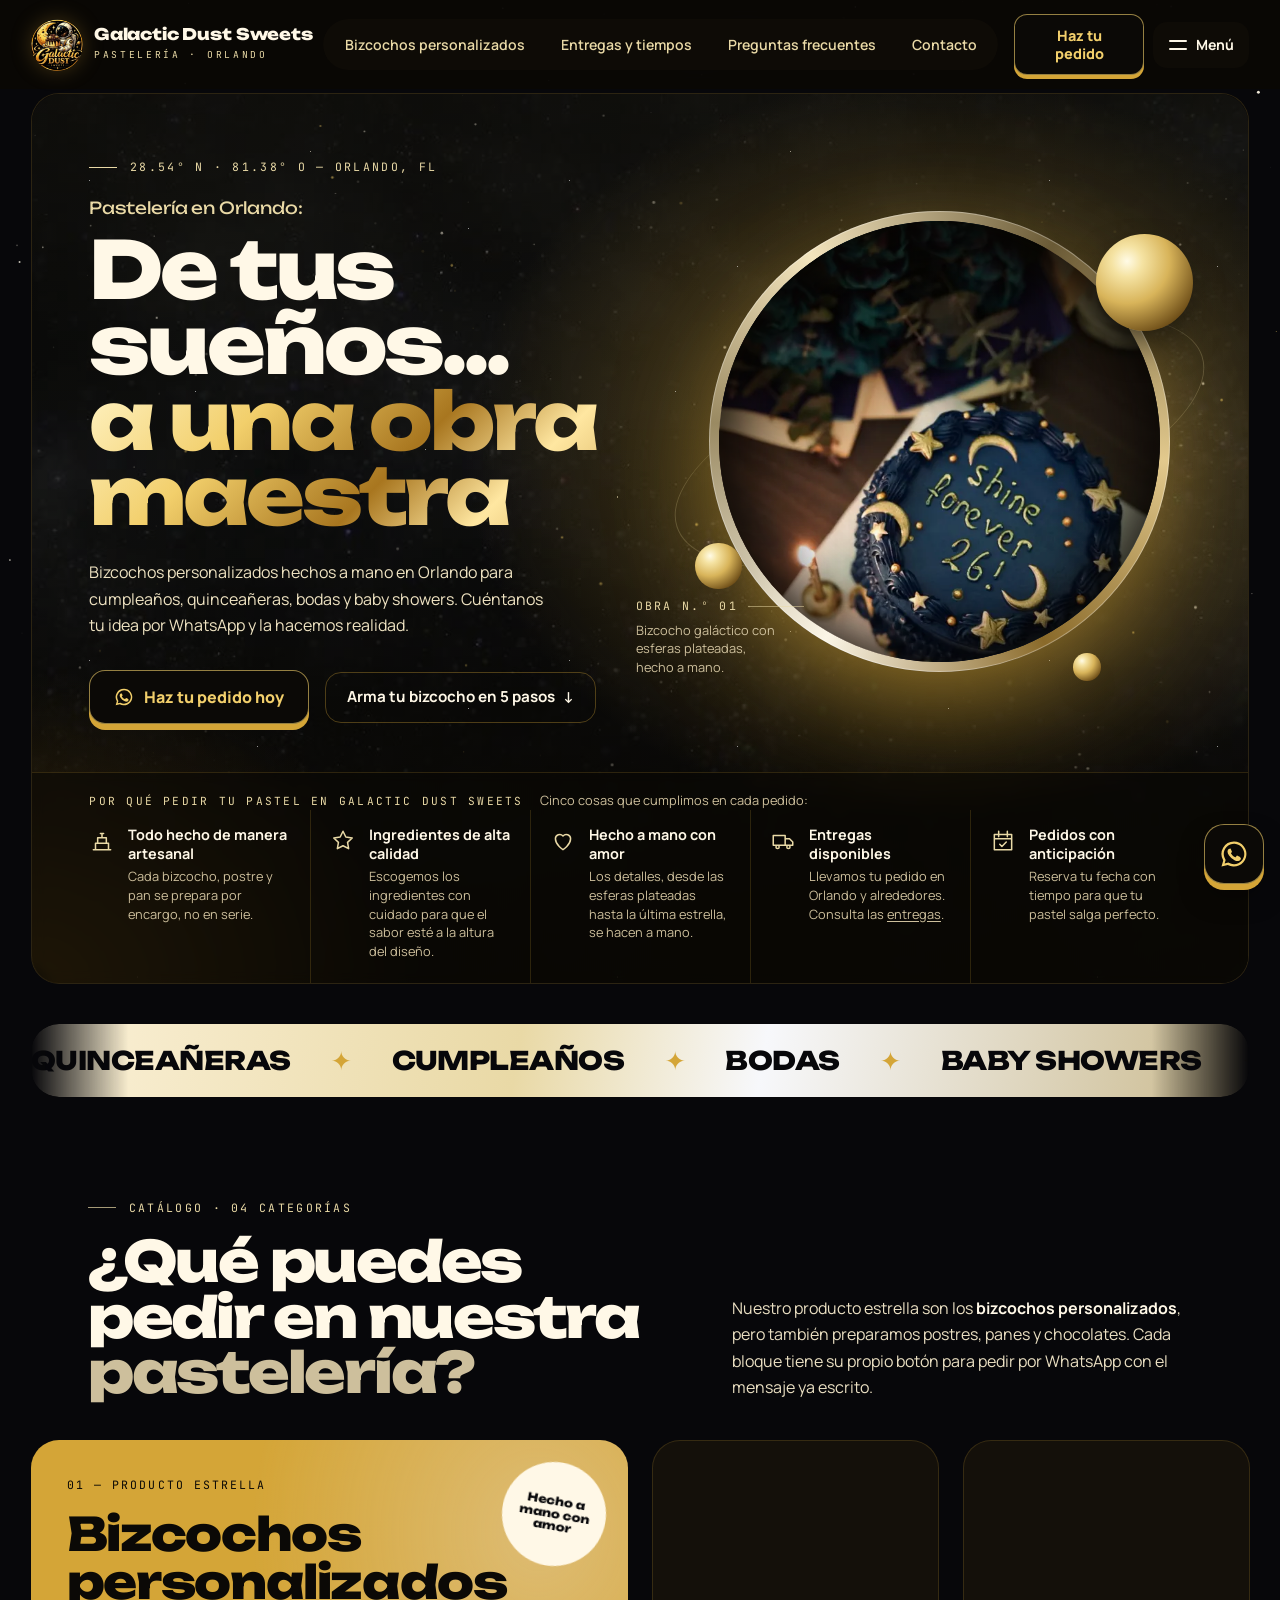
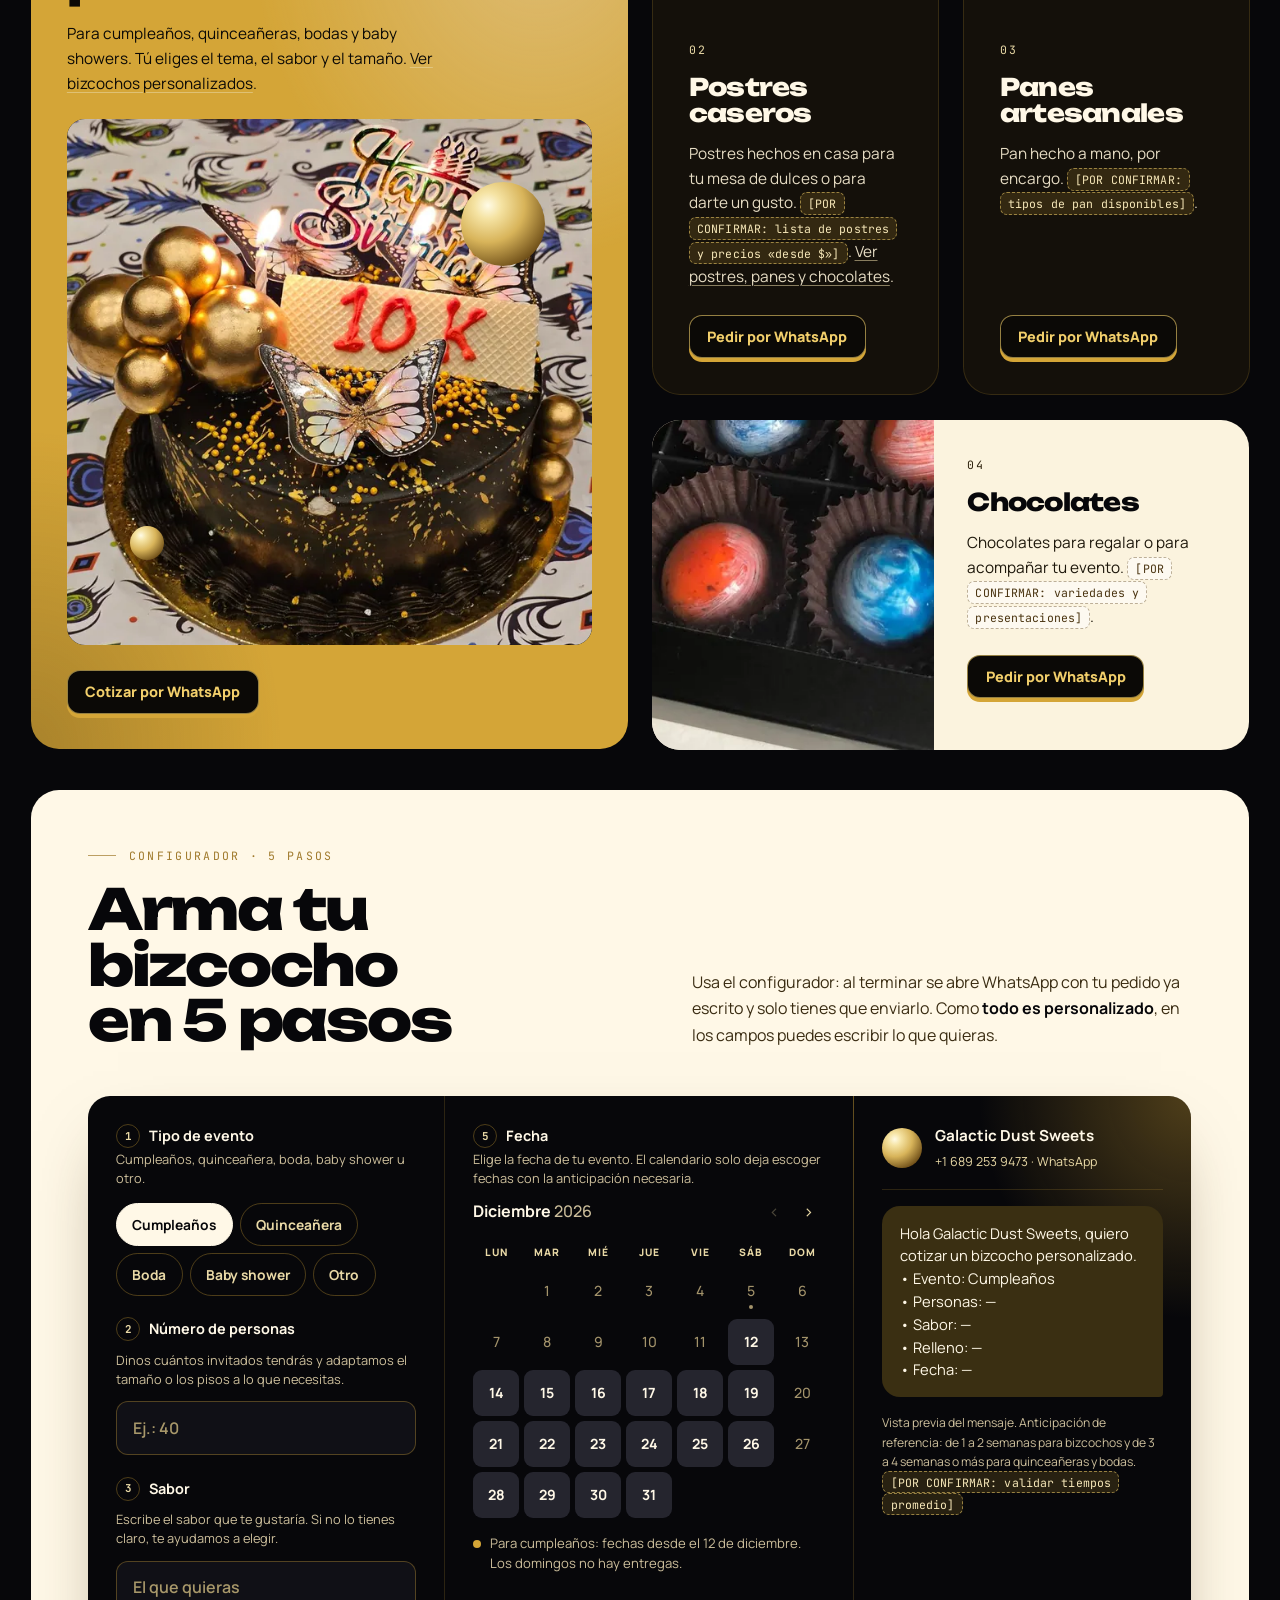
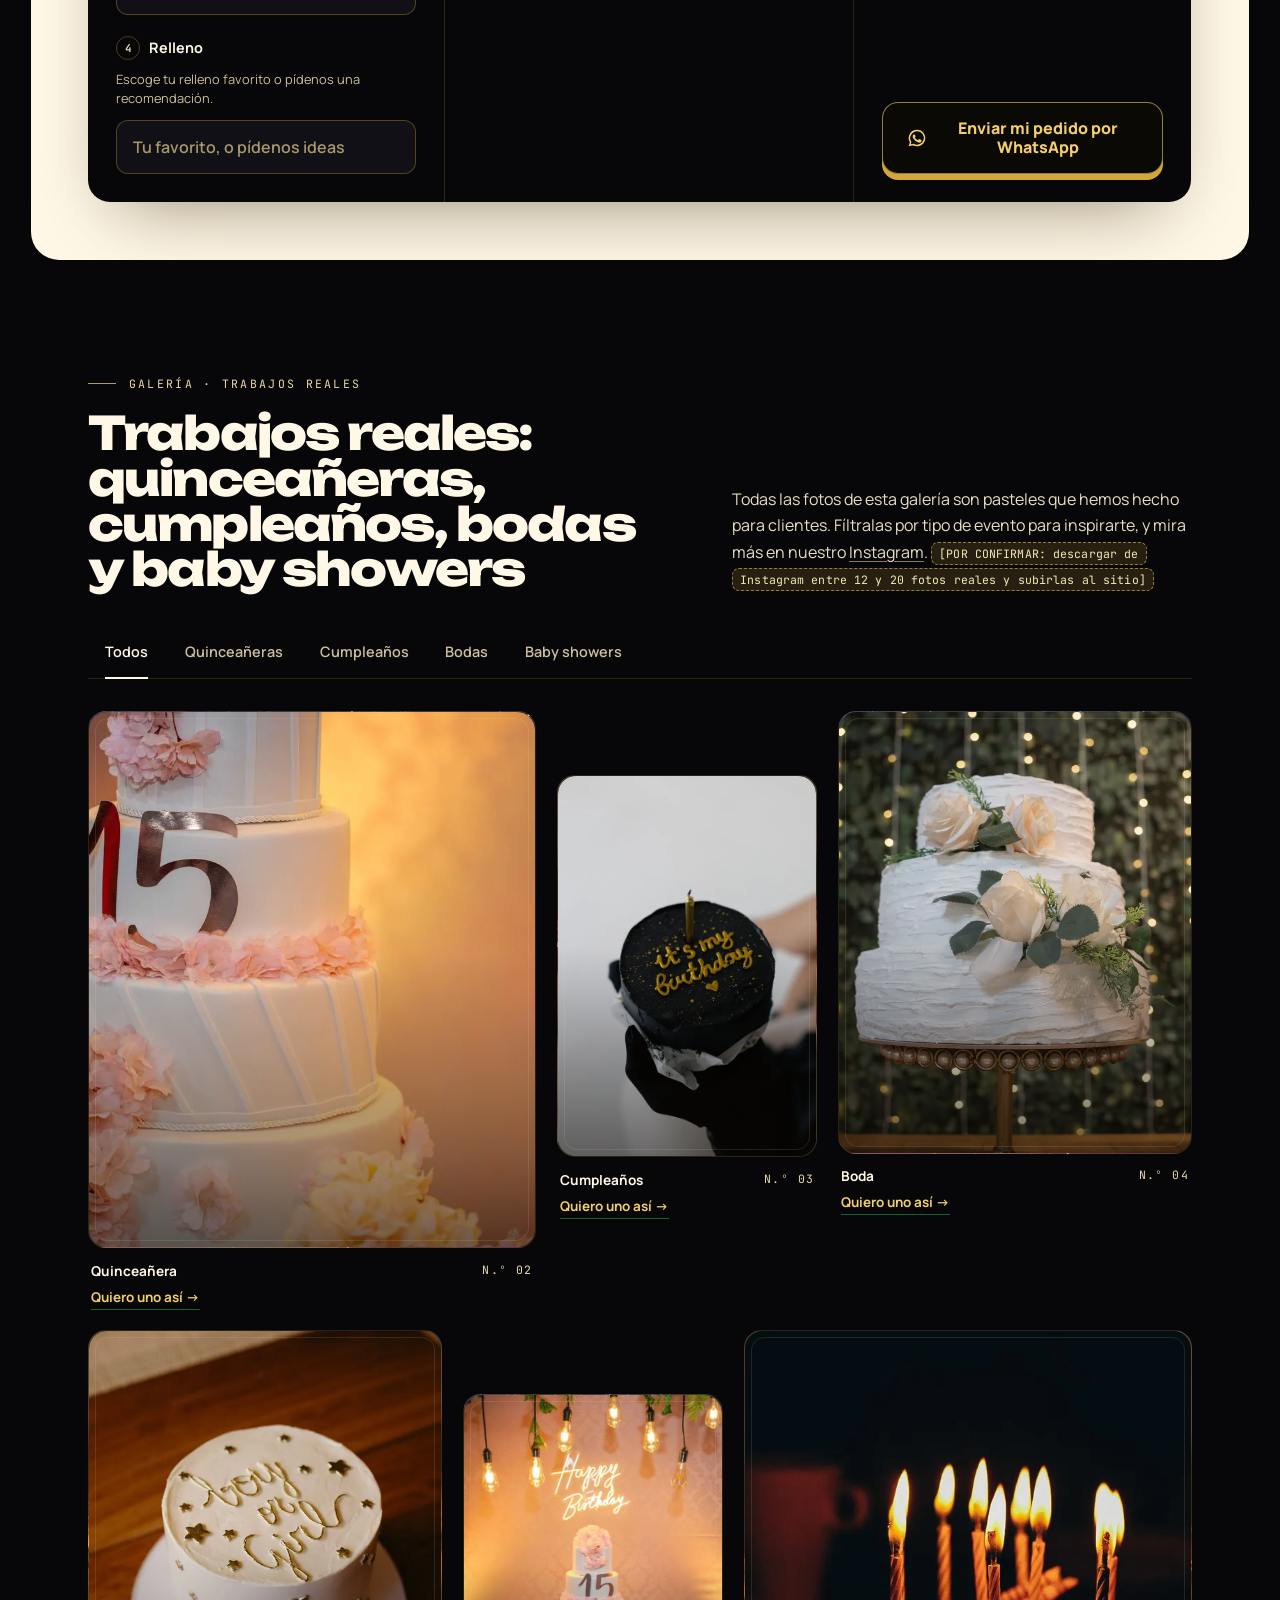
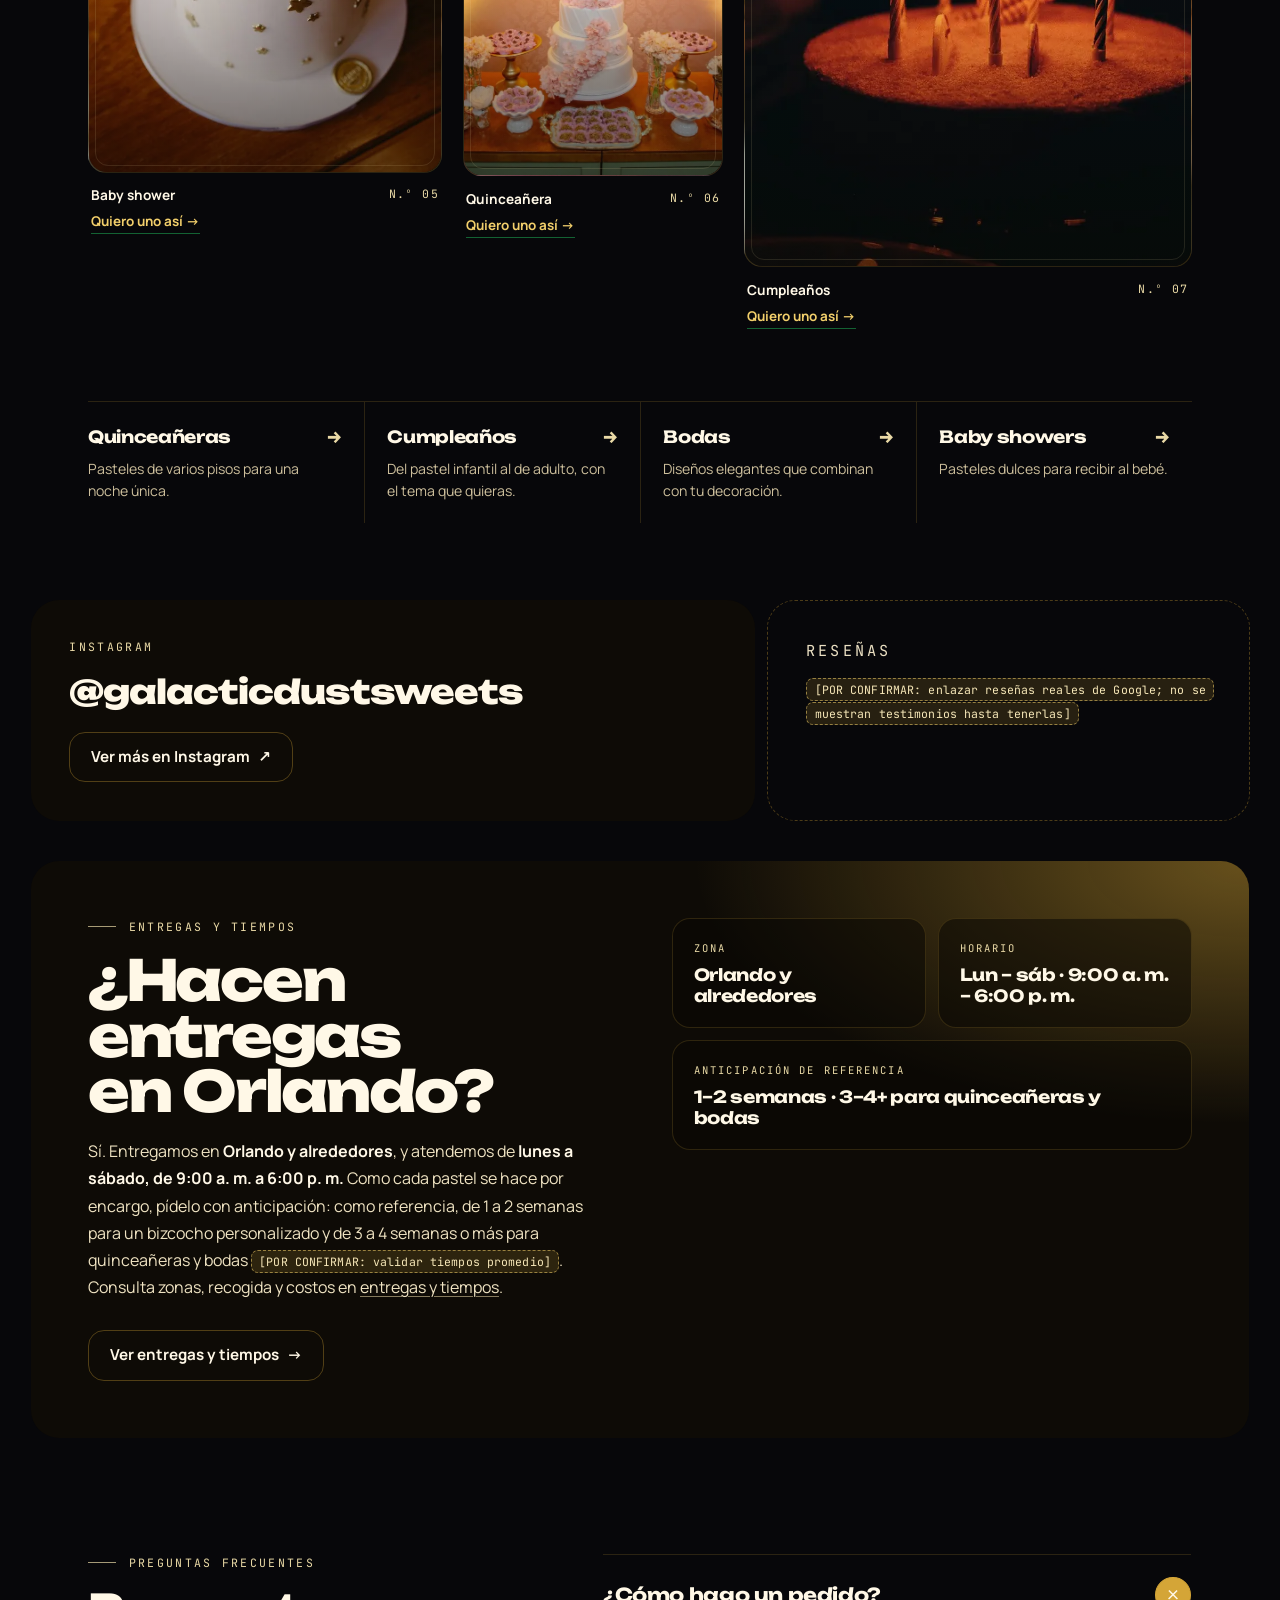
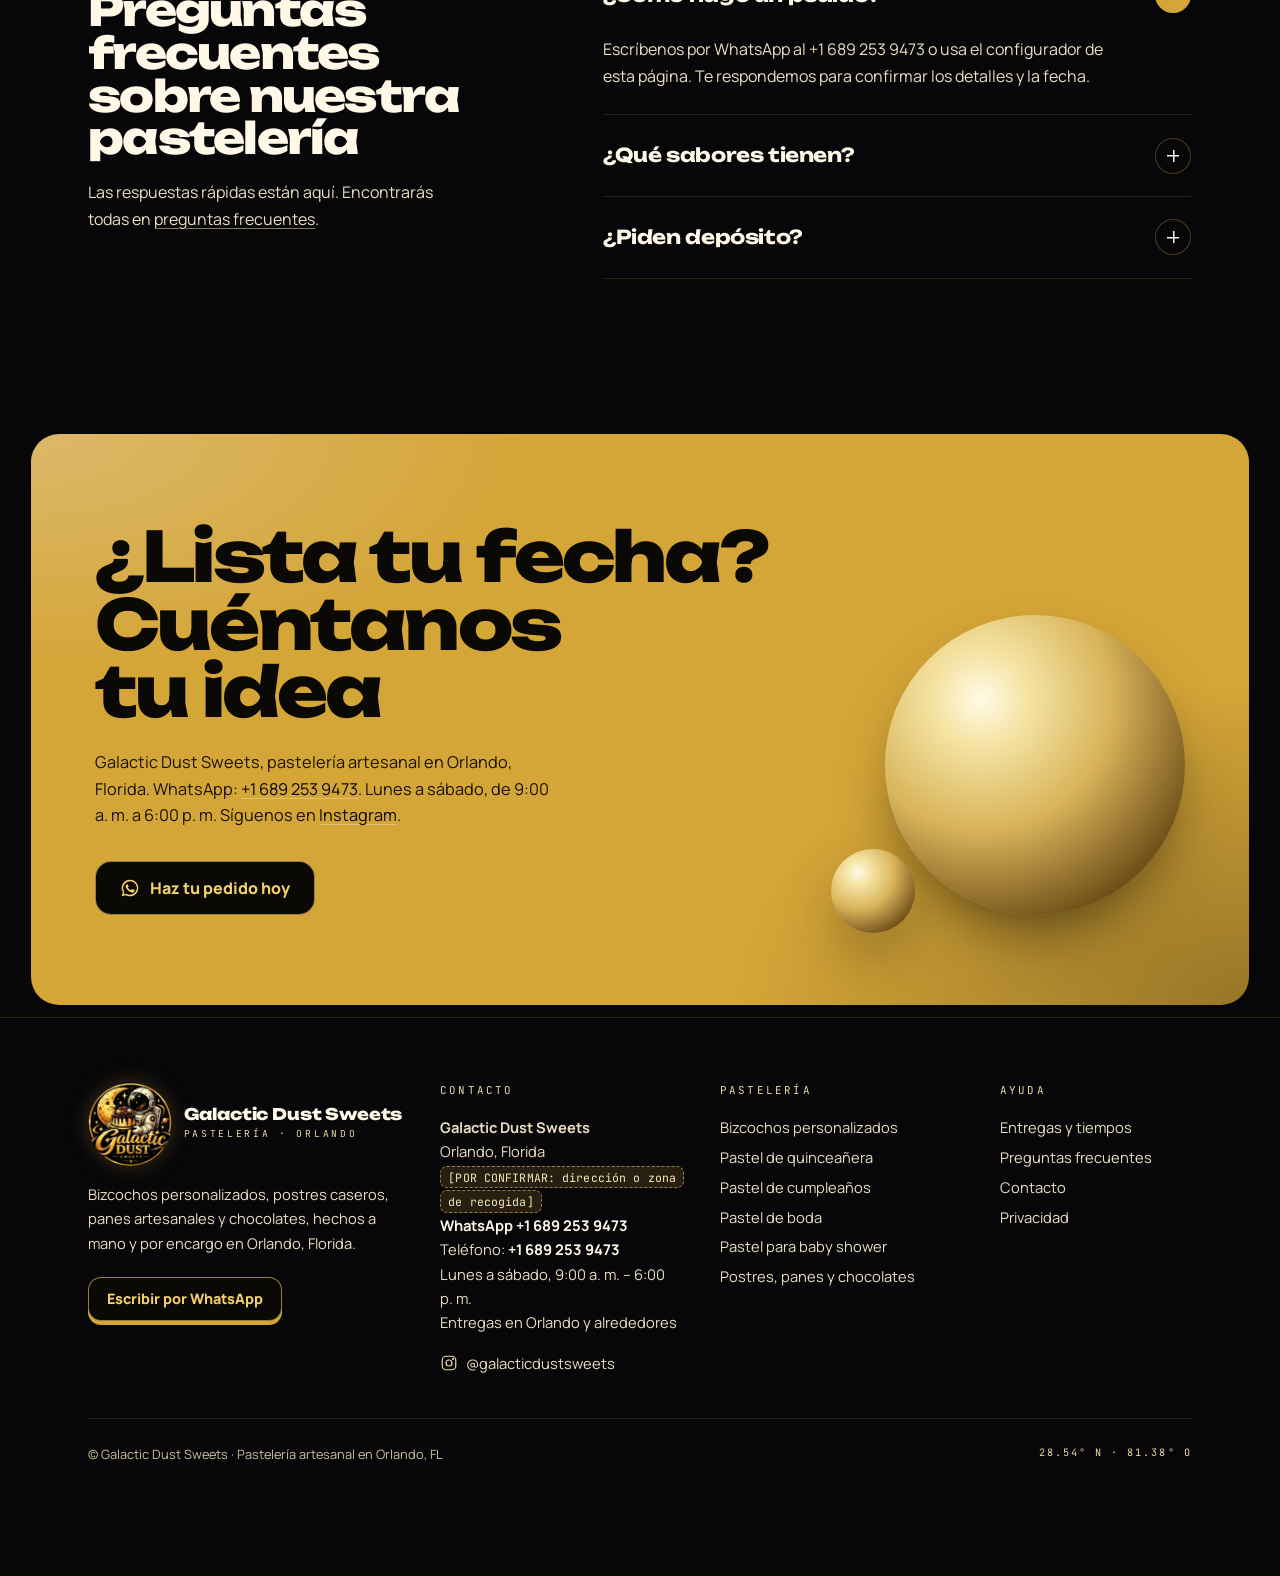
<file: index.html>
<!DOCTYPE html>
<html lang="es" data-motion="sutil">
<head>
<meta name="robots" content="noindex, nofollow">
<meta charset="utf-8">
<meta name="viewport" content="width=device-width, initial-scale=1">
<title>Pastelería en Orlando | Galactic Dust Sweets</title>
<meta name="description" content="Pastelería en Orlando con bizcochos personalizados para quinceañeras, bodas, cumpleaños y baby showers. Hecho a mano. Haz tu pedido por WhatsApp.">
<link rel="canonical" href="https://example.com/">
<meta property="og:type" content="website"><meta property="og:title" content="Pastelería en Orlando | Galactic Dust Sweets">
<meta property="og:description" content="Pastelería en Orlando con bizcochos personalizados para quinceañeras, bodas, cumpleaños y baby showers. Hecho a mano. Haz tu pedido por WhatsApp."><meta property="og:url" content="https://example.com/">
<meta property="og:locale" content="es_ES"><meta property="og:image" content="https://example.com/assets/opt/gds-catalogo-640.webp">
<meta name="twitter:card" content="summary_large_image">
<link rel="icon" href="assets/favicon.png"><link rel="apple-touch-icon" href="assets/favicon.png">
<link rel="preconnect" href="https://fonts.googleapis.com"><link rel="preconnect" href="https://fonts.gstatic.com" crossorigin><link href="https://fonts.googleapis.com/css2?family=Unbounded:wght@400;700;800&family=Manrope:wght@400;500;600;700;800&family=JetBrains+Mono:wght@400;500&display=swap" rel="stylesheet">

<link rel="stylesheet" href="motion.css">
<link rel="stylesheet" href="styles.css">
<script type="application/ld+json">
{
 "@context": "https://schema.org",
 "@graph": [
  {
   "@type": "Bakery",
   "@id": "https://example.com/#org",
   "name": "Galactic Dust Sweets",
   "url": "https://example.com/",
   "logo": "https://example.com/assets/logo.webp",
   "sameAs": [
    "https://www.instagram.com/galacticdustsweets/"
   ],
   "address": {
    "@type": "PostalAddress",
    "streetAddress": "",
    "addressLocality": "Orlando"
   }
  },
  {
   "@type": "FAQPage",
   "mainEntity": [
    {
     "@type": "Question",
     "name": "¿Cómo hago un pedido?",
     "acceptedAnswer": {
      "@type": "Answer",
      "text": "Escríbenos por WhatsApp al +1 689 253 9473 o usa el configurador de esta página. Te respondemos para confirmar los detalles y la fecha."
     }
    },
    {
     "@type": "Question",
     "name": "¿Qué sabores tienen?",
     "acceptedAnswer": {
      "@type": "Answer",
      "text": "Todo es personalizado: dinos el sabor y el relleno que quieres y lo preparamos para tu evento."
     }
    },
    {
     "@type": "Question",
     "name": "¿Piden depósito?",
     "acceptedAnswer": {
      "@type": "Answer",
      "text": "Depende de la celebración. Te lo indicamos al confirmar el pedido. Aceptamos todos los medios de pago POR CONFIRMAR: lista de métodos concretos."
     }
    }
   ]
  },
  {
   "@type": "WebPage",
   "url": "https://example.com/",
   "name": "Pastelería en Orlando | Galactic Dust Sweets",
   "inLanguage": "es",
   "about": {
    "@id": "https://example.com/#org"
   }
  }
 ]
}
</script>
</head>
<body>
<a class="skip-link" href="#contenido">Saltar al contenido</a>
<header class="hdr" data-shrink>
  <div class="pm-progress"></div>
  <a class="logo" href="" aria-label="Galactic Dust Sweets, ir al inicio"><img class="logo-mark" src="assets/logo.webp" alt="" width="52" height="52">
    <span><b>Galactic Dust Sweets</b><small>Pastelería · Orlando</small></span>
  </a>
  <nav class="pill" aria-label="Principal">
    <ul class="pill-nav"><li><a href="./" aria-current="page">Inicio</a></li><li><a href="pasteles-personalizados/">Bizcochos personalizados</a></li><li><a href="pastel-de-quinceanera/">Quinceañeras</a></li><li><a href="pastel-de-boda/">Bodas</a></li><li><a href="pastel-de-cumpleanos/">Cumpleaños</a></li><li><a href="pastel-baby-shower/">Baby showers</a></li><li><a href="postres-panes-chocolates/">Postres, panes y chocolates</a></li><li><a href="entregas/">Entregas y tiempos</a></li><li><a href="preguntas-frecuentes/">Preguntas frecuentes</a></li><li><a href="contacto/">Contacto</a></li><li><a href="privacidad/">Privacidad</a></li></ul>
  </nav>
  <div class="hdr-act">
    
    <a class="wa sm hdr-cta" href="https://wa.me/16892539473?text=Hola%20Galactic%20Dust%20Sweets%2C%20quiero%20hacer%20un%20pedido" target="_blank" rel="noopener" data-event="wa_header">Haz tu pedido</a>
    <button class="burger" type="button" aria-expanded="false" aria-controls="menu" aria-label="Abrir menú"><span class="bars" aria-hidden="true"><i></i><i></i></span><span class="burger-l">Menú</span></button>
  </div>
  <nav class="menu" id="menu" aria-label="Todas las páginas">
    <p class="mono menu-k">Todas las páginas</p>
    <ul><li><a href="./" aria-current="page">Inicio</a></li><li><a href="pasteles-personalizados/">Bizcochos personalizados</a></li><li><a href="pastel-de-quinceanera/">Quinceañeras</a></li><li><a href="pastel-de-boda/">Bodas</a></li><li><a href="pastel-de-cumpleanos/">Cumpleaños</a></li><li><a href="pastel-baby-shower/">Baby showers</a></li><li><a href="postres-panes-chocolates/">Postres, panes y chocolates</a></li><li><a href="entregas/">Entregas y tiempos</a></li><li><a href="preguntas-frecuentes/">Preguntas frecuentes</a></li><li><a href="contacto/">Contacto</a></li><li><a href="privacidad/">Privacidad</a></li></ul>
    <a class="wa" href="https://wa.me/16892539473?text=Hola%20Galactic%20Dust%20Sweets%2C%20quiero%20hacer%20un%20pedido" target="_blank" rel="noopener" data-event="wa_menu">Haz tu pedido hoy</a>
  </nav>
</header>


<main id="contenido">
<!-- PORTADA (Órbita, montada como bloque de la base) -->
<section class="blk hero" aria-labelledby="h1">
  <video class="hero-video" autoplay muted loop playsinline preload="metadata" poster="assets/hero-space.jpg" aria-hidden="true" tabindex="-1"><source src="assets/hero-space.mp4" type="video/mp4"></video>
  <div class="stars" aria-hidden="true"></div>
  <div class="copy">
    <p class="mono k">28.54° N · 81.38° O — Orlando, FL</p>
    <h1 id="h1"><span class="kick">Pastelería en Orlando:</span> <span class="h1-a">de tus sueños...</span> <span class="s">a una obra maestra</span></h1>
    <p class="lede">Bizcochos personalizados hechos a mano en Orlando para cumpleaños, quinceañeras, bodas y baby showers. Cuéntanos tu idea por WhatsApp y la hacemos realidad.</p>
    <div class="ctas">
      <a class="wa" href="https://wa.me/16892539473?text=Hola%20Galactic%20Dust%20Sweets%2C%20quiero%20hacer%20un%20pedido" target="_blank" rel="noopener" data-event="wa_hero">Haz tu pedido hoy</a>
      <a class="ghost" href="#arma">Arma tu bizcocho en 5 pasos <span aria-hidden="true">↓</span></a>
    </div>
  </div>

  <div class="port">
    <div class="orbit" aria-hidden="true"></div>
    <div class="ring"><div class="ring-in"><img src="assets/opt/gds-hero-640.webp" alt="Bizcocho azul noche decorado con luna y estrellas doradas" srcset="assets/opt/gds-hero-640.webp 640w" sizes="(max-width: 768px) 100vw, 60vw" width="640" height="959" fetchpriority="high" decoding="async"></div></div>
    <div class="sph s1" aria-hidden="true"></div><div class="sph s2" aria-hidden="true"></div><div class="sph s3" aria-hidden="true"></div>
    <p class="plate" aria-hidden="true"><span class="mono">Obra N.º 01</span><span>Bizcocho galáctico con esferas plateadas, hecho a mano.</span></p>
  </div>

  <div class="trust" aria-labelledby="t-t">
    <div class="trust-h"><h2 id="t-t">Por qué pedir tu pastel en Galactic Dust Sweets</h2><p>Cinco cosas que cumplimos en cada pedido:</p></div>
    <ul data-stagger>
      <li data-reveal="up"><svg viewBox="0 0 24 24" aria-hidden="true"><path d="M4 20h16M6 20v-6h12v6M8 14V9h8v5M12 9V5M10.5 5h3"/></svg><h3>Todo hecho de manera artesanal</h3><p>Cada bizcocho, postre y pan se prepara por encargo, no en serie.</p></li>
      <li data-reveal="up"><svg viewBox="0 0 24 24" aria-hidden="true"><path d="m12 3 2.6 5.3 5.9.9-4.3 4.1 1 5.8L12 16.4 6.8 19.1l1-5.8L3.5 9.2l5.9-.9Z"/></svg><h3>Ingredientes de alta calidad</h3><p>Escogemos los ingredientes con cuidado para que el sabor esté a la altura del diseño.</p></li>
      <li data-reveal="up"><svg viewBox="0 0 24 24" aria-hidden="true"><path d="M12 20s-7-4.4-7-10a4 4 0 0 1 7-2.6A4 4 0 0 1 19 10c0 5.6-7 10-7 10Z"/></svg><h3>Hecho a mano con amor</h3><p>Los detalles, desde las esferas plateadas hasta la última estrella, se hacen a mano.</p></li>
      <li data-reveal="up"><svg viewBox="0 0 24 24" aria-hidden="true"><path d="M3 7h11v9H3zM14 10h4l3 3v3h-7M7 19a1.5 1.5 0 1 0 0-3 1.5 1.5 0 0 0 0 3ZM17 19a1.5 1.5 0 1 0 0-3 1.5 1.5 0 0 0 0 3Z"/></svg><h3>Entregas disponibles</h3><p>Llevamos tu pedido en Orlando y alrededores. Consulta las <a href="entregas/">entregas</a>.</p></li>
      <li data-reveal="up"><svg viewBox="0 0 24 24" aria-hidden="true"><path d="M4 6h16v14H4zM4 10h16M8 3v5M16 3v5M9 15l2 2 4-4"/></svg><h3>Pedidos con anticipación</h3><p>Reserva tu fecha con tiempo para que tu pastel salga perfecto.</p></li>
    </ul>
  </div>
</section>

<div class="blk mq pm-marquee" aria-hidden="true"><div class="pm-track">
  <span>Quinceañeras</span><span>Cumpleaños</span><span>Bodas</span><span>Baby showers</span><span>Postres caseros</span><span>Panes artesanales</span><span>Chocolates</span>
  <span>Quinceañeras</span><span>Cumpleaños</span><span>Bodas</span><span>Baby showers</span><span>Postres caseros</span><span>Panes artesanales</span><span>Chocolates</span>
</div></div>

<!-- CATÁLOGO (bento de la base) -->
<section id="catalogo" class="cat" aria-labelledby="cat-t">
  <div class="cat-head">
    <div data-reveal="up"><p class="mono eyebrow">Catálogo · 04 categorías</p><h2 class="sec-h2" id="cat-t">¿Qué puedes pedir en nuestra <em>pastelería?</em></h2></div>
    <p data-reveal="up">Nuestro producto estrella son los <strong>bizcochos personalizados</strong>, pero también preparamos postres, panes y chocolates. Cada bloque tiene su propio botón para pedir por WhatsApp con el mensaje ya escrito.</p>
  </div>
  <div class="bento" data-stagger>
    <article class="card c-star" data-reveal="up">
      <span class="sticker" aria-hidden="true">Hecho a mano con amor</span>
      <span class="num">01 — Producto estrella</span>
      <h3>Bizcochos personalizados</h3>
      <p>Para cumpleaños, quinceañeras, bodas y baby showers. Tú eliges el tema, el sabor y el tamaño. <a href="pasteles-personalizados/">Ver bizcochos personalizados</a>.</p>
      <div class="shot"><i aria-hidden="true"></i><i aria-hidden="true"></i><img src="assets/opt/gds-catalogo-640.webp" alt="Bizcocho de chocolate oscuro con esferas doradas" srcset="assets/opt/gds-catalogo-640.webp 640w" sizes="(max-width: 768px) 100vw, 60vw" width="640" height="853" loading="lazy" decoding="async"></div>
      <div class="foot"><a class="wa sm" href="https://wa.me/16892539473?text=Hola%20Galactic%20Dust%20Sweets%2C%20quiero%20cotizar%20un%20bizcocho%20personalizado" target="_blank" rel="noopener" data-event="wa_bizcochos">Cotizar por WhatsApp</a></div>
    </article>
    <article class="card c-dark" data-reveal="up">
      <div class="pic"><img src="assets/opt/gds-tresleches-1280.webp" alt="Porción de pastel tres leches con canela" srcset="assets/opt/gds-tresleches-640.webp 640w, assets/opt/gds-tresleches-1280.webp 1280w" sizes="(max-width: 768px) 100vw, 60vw" width="1280" height="1920" loading="lazy" decoding="async"></div>
      <span class="num">02</span><h3>Postres caseros</h3>
      <p>Postres hechos en casa para tu mesa de dulces o para darte un gusto. <span class="tbd">[POR CONFIRMAR: lista de postres y precios «desde $»]</span>. <a href="postres-panes-chocolates/">Ver postres, panes y chocolates</a>.</p>
      <div class="foot"><a class="wa sm" href="https://wa.me/16892539473?text=Hola%20Galactic%20Dust%20Sweets%2C%20quiero%20pedir%20postres" target="_blank" rel="noopener" data-event="wa_postres">Pedir por WhatsApp</a></div>
    </article>
    <article class="card c-dark" data-reveal="up">
      <div class="pic"><img src="assets/opt/gds-pan-1280.webp" alt="Pan artesanal de masa madre recién horneado" srcset="assets/opt/gds-pan-640.webp 640w, assets/opt/gds-pan-1280.webp 1280w" sizes="(max-width: 768px) 100vw, 60vw" width="1280" height="2274" loading="lazy" decoding="async"></div>
      <span class="num">03</span><h3>Panes artesanales</h3>
      <p>Pan hecho a mano, por encargo. <span class="tbd">[POR CONFIRMAR: tipos de pan disponibles]</span>.</p>
      <div class="foot"><a class="wa sm" href="https://wa.me/16892539473?text=Hola%20Galactic%20Dust%20Sweets%2C%20quiero%20pedir%20pan%20artesanal" target="_blank" rel="noopener" data-event="wa_panes">Pedir por WhatsApp</a></div>
    </article>
    <article class="card c-light" data-reveal="up">
      <div class="pic"><img src="assets/opt/gds-chocolates-640.webp" alt="Caja de bombones de chocolate decorados como planetas" srcset="assets/opt/gds-chocolates-640.webp 640w" sizes="(max-width: 768px) 100vw, 60vw" width="640" height="374" loading="lazy" decoding="async"></div>
      <span class="num">04</span><h3>Chocolates</h3>
      <p>Chocolates para regalar o para acompañar tu evento. <span class="tbd">[POR CONFIRMAR: variedades y presentaciones]</span>.</p>
      <div class="foot"><a class="wa sm" href="https://wa.me/16892539473?text=Hola%20Galactic%20Dust%20Sweets%2C%20quiero%20pedir%20chocolates" target="_blank" rel="noopener" data-event="wa_chocolates">Pedir por WhatsApp</a></div>
    </article>
  </div>
</section>

<!-- CONFIGURADOR (base + calendario al estilo Cal.com) -->
<section class="blk light cfg" id="arma" aria-labelledby="cfg-t">
  <div class="cfg-head">
    <div data-reveal="up"><p class="mono eyebrow">Configurador · 5 pasos</p><h2 class="sec-h2" id="cfg-t">Arma tu bizcocho en 5 pasos</h2></div>
    <p data-reveal="up">Usa el configurador: al terminar se abre WhatsApp con tu pedido ya escrito y solo tienes que enviarlo. Como <strong>todo es personalizado</strong>, en los campos puedes escribir lo que quieras.</p>
  </div>
  <form class="console" id="cfg" action="https://wa.me/16892539473" method="get" target="_blank" data-reveal="up">
    <div class="c-fields">
      <fieldset class="step">
        <legend class="lbl"><i>1</i>Tipo de evento</legend>
        <p class="hint">Cumpleaños, quinceañera, boda, baby shower u otro.</p>
        <div class="events">
          <input type="radio" name="ev" id="e1" value="Cumpleaños" checked><label for="e1">Cumpleaños</label>
          <input type="radio" name="ev" id="e2" value="Quinceañera"><label for="e2">Quinceañera</label>
          <input type="radio" name="ev" id="e3" value="Boda"><label for="e3">Boda</label>
          <input type="radio" name="ev" id="e4" value="Baby shower"><label for="e4">Baby shower</label>
          <input type="radio" name="ev" id="e5" value="Otro"><label for="e5">Otro</label>
        </div>
      </fieldset>
      <div class="step"><label class="lbl" for="pp"><i>2</i>Número de personas</label><p class="hint" id="pp-h">Dinos cuántos invitados tendrás y adaptamos el tamaño o los pisos a lo que necesitas.</p><input class="field" id="pp" name="personas" type="number" min="1" inputmode="numeric" placeholder="Ej.: 40" aria-describedby="pp-h"></div>
      <div class="step"><label class="lbl" for="sa"><i>3</i>Sabor</label><p class="hint" id="sa-h">Escribe el sabor que te gustaría. Si no lo tienes claro, te ayudamos a elegir.</p><input class="field" id="sa" name="sabor" placeholder="El que quieras" aria-describedby="sa-h"></div>
      <div class="step"><label class="lbl" for="re"><i>4</i>Relleno</label><p class="hint" id="re-h">Escoge tu relleno favorito o pídenos una recomendación.</p><input class="field" id="re" name="relleno" placeholder="Tu favorito, o pídenos ideas" aria-describedby="re-h"></div>
    </div>
    <div class="c-cal">
      <span class="lbl" id="fe-l"><i>5</i>Fecha</span>
      <p class="hint">Elige la fecha de tu evento. El calendario solo deja escoger fechas con la anticipación necesaria.</p>
      <div class="cal" role="group" aria-labelledby="fe-l">
        <div class="cal-head"><b id="cal-m">Calendario</b><span><button type="button" id="cal-p" aria-label="Mes anterior">‹</button><button type="button" id="cal-n" aria-label="Mes siguiente">›</button></span></div>
        <div class="cal-dow" aria-hidden="true"><span>Lun</span><span>Mar</span><span>Mié</span><span>Jue</span><span>Vie</span><span>Sáb</span><span>Dom</span></div>
        <div class="cal-grid" id="cal-g"></div>
      </div>
      <p class="rule" id="hint" aria-live="polite"></p>
    </div>
    <div class="preview">
      <div class="pv-head"><i aria-hidden="true"></i><div><b>Galactic Dust Sweets</b><small>+1 689 253 9473 · WhatsApp</small></div></div>
      <p class="bubble" id="msg" aria-live="polite">Hola Galactic Dust Sweets, quiero cotizar un bizcocho personalizado.</p>
      <p class="pv-note">Vista previa del mensaje. Anticipación de referencia: de 1 a 2 semanas para bizcochos y de 3 a 4 semanas o más para quinceañeras y bodas. <span class="tbd">[POR CONFIRMAR: validar tiempos promedio]</span></p>
      <input type="hidden" name="text" id="txt" value="Hola Galactic Dust Sweets, quiero cotizar un bizcocho personalizado">
      <a class="wa" id="send" href="https://wa.me/16892539473?text=Hola%20Galactic%20Dust%20Sweets%2C%20quiero%20cotizar%20un%20bizcocho%20personalizado" target="_blank" rel="noopener" data-event="wa_configurador">Enviar mi pedido por WhatsApp</a>
    </div>
  </form>
</section>

<!-- GALERÍA Y PRUEBA SOCIAL (Galería nocturna) -->
<section class="gal" id="galeria" aria-labelledby="g-t">
  <div class="gal-head">
    <div data-reveal="up"><p class="mono eyebrow">Galería · Trabajos reales</p><h2 class="sec-h2" id="g-t">Trabajos reales: quinceañeras, cumpleaños, bodas y baby showers</h2></div>
    <p data-reveal="up">Todas las fotos de esta galería son pasteles que hemos hecho para clientes. Fíltralas por tipo de evento para inspirarte, y mira más en nuestro <a href="https://www.instagram.com/galacticdustsweets/" target="_blank" rel="noopener">Instagram</a>. <span class="tbd">[POR CONFIRMAR: descargar de Instagram entre 12 y 20 fotos reales y subirlas al sitio]</span></p>
  </div>
  <div class="filters" role="group" aria-label="Filtrar por evento">
    <button type="button" aria-pressed="true" data-f="all">Todos</button><button type="button" aria-pressed="false" data-f="q">Quinceañeras</button><button type="button" aria-pressed="false" data-f="c">Cumpleaños</button><button type="button" aria-pressed="false" data-f="b">Bodas</button><button type="button" aria-pressed="false" data-f="s">Baby showers</button>
  </div>
  <div class="wall">
    <figure class="p w" data-c="q" data-reveal="up"><div class="img" style="--x:30%"><img src="assets/opt/gds-g-quince1-1280.webp" alt="Pastel de quinceañera de varios pisos con el número 15" srcset="assets/opt/gds-g-quince1-640.webp 640w, assets/opt/gds-g-quince1-1280.webp 1280w" sizes="(max-width: 768px) 100vw, 60vw" width="1280" height="853" loading="lazy" decoding="async"></div><figcaption class="cap"><b>Quinceañera</b><em>N.º 02</em></figcaption></figure>
    <figure class="p n off" data-c="c" data-reveal="up"><div class="img" style="--x:70%"><img src="assets/opt/gds-g-cumple1-640.webp" alt="Pastel de cumpleaños negro con letras doradas" srcset="assets/opt/gds-g-cumple1-640.webp 640w" sizes="(max-width: 768px) 100vw, 60vw" width="640" height="915" loading="lazy" decoding="async"></div><figcaption class="cap"><b>Cumpleaños</b><em>N.º 03</em></figcaption></figure>
    <figure class="p" data-c="b" data-reveal="up"><div class="img" style="--x:50%"><img src="assets/opt/gds-g-boda-1280.webp" alt="Pastel de boda blanco con flores" srcset="assets/opt/gds-g-boda-640.webp 640w, assets/opt/gds-g-boda-1280.webp 1280w" sizes="(max-width: 768px) 100vw, 60vw" width="1280" height="854" loading="lazy" decoding="async"></div><figcaption class="cap"><b>Boda</b><em>N.º 04</em></figcaption></figure>
    <figure class="p" data-c="s" data-reveal="up"><div class="img" style="--x:60%"><img src="assets/opt/gds-g-baby-640.webp" alt="Pastel de baby shower blanco con estrellas doradas" srcset="assets/opt/gds-g-baby-640.webp 640w" sizes="(max-width: 768px) 100vw, 60vw" width="640" height="960" loading="lazy" decoding="async"></div><figcaption class="cap"><b>Baby shower</b><em>N.º 05</em></figcaption></figure>
    <figure class="p n off" data-c="q" data-reveal="up"><div class="img" style="--x:40%"><img src="assets/opt/gds-g-quince2-1280.webp" alt="Mesa de quinceañera con pastel y luces cálidas" srcset="assets/opt/gds-g-quince2-640.webp 640w, assets/opt/gds-g-quince2-1280.webp 1280w" sizes="(max-width: 768px) 100vw, 60vw" width="1280" height="853" loading="lazy" decoding="async"></div><figcaption class="cap"><b>Quinceañera</b><em>N.º 06</em></figcaption></figure>
    <figure class="p w" data-c="c" data-reveal="up"><div class="img" style="--x:20%"><img src="assets/opt/gds-g-cumple2-640.webp" alt="Velas encendidas sobre un pastel de cumpleaños" srcset="assets/opt/gds-g-cumple2-640.webp 640w" sizes="(max-width: 768px) 100vw, 60vw" width="640" height="960" loading="lazy" decoding="async"></div><figcaption class="cap"><b>Cumpleaños</b><em>N.º 07</em></figcaption></figure>
  </div>
  <ul class="events-idx" aria-label="Pasteles por evento" data-stagger>
    <li data-reveal="up"><a href="pastel-de-quinceanera/"><h3>Quinceañeras</h3><span>Pasteles de varios pisos para una noche única.</span></a></li>
    <li data-reveal="up"><a href="pastel-de-cumpleanos/"><h3>Cumpleaños</h3><span>Del pastel infantil al de adulto, con el tema que quieras.</span></a></li>
    <li data-reveal="up"><a href="pastel-de-boda/"><h3>Bodas</h3><span>Diseños elegantes que combinan con tu decoración.</span></a></li>
    <li data-reveal="up"><a href="pastel-baby-shower/"><h3>Baby showers</h3><span>Pasteles dulces para recibir al bebé.</span></a></li>
  </ul>
</section>
<div class="proof">
  <div class="ig" data-reveal="up">
    <div><p class="mono">Instagram</p><p class="handle">@galacticdustsweets</p></div>
    <a class="ghost" href="https://www.instagram.com/galacticdustsweets/" target="_blank" rel="noopener">Ver más en Instagram <span aria-hidden="true">↗</span></a>
  </div>
  <div class="rev" data-reveal="up">
    <p class="mono">Reseñas</p>
    <p><span class="tbd">[POR CONFIRMAR: enlazar reseñas reales de Google; no se muestran testimonios hasta tenerlas]</span></p>
  </div>
</div>

<!-- ENTREGAS -->
<section class="blk dlv" id="entregas" aria-labelledby="d-t">
  <div data-reveal="up">
    <p class="mono eyebrow">Entregas y tiempos</p>
    <h2 class="sec-h2" id="d-t">¿Hacen entregas en Orlando?</h2>
    <p class="body">Sí. Entregamos en <strong>Orlando y alrededores</strong>, y atendemos de <strong>lunes a sábado, de 9:00 a. m. a 6:00 p. m.</strong> Como cada pastel se hace por encargo, pídelo con anticipación: como referencia, de 1 a 2 semanas para un bizcocho personalizado y de 3 a 4 semanas o más para quinceañeras y bodas <span class="tbd">[POR CONFIRMAR: validar tiempos promedio]</span>. Consulta zonas, recogida y costos en <a href="entregas/">entregas y tiempos</a>.</p>
    <a class="ghost" href="entregas/">Ver entregas y tiempos <span aria-hidden="true">→</span></a>
  </div>
  <div class="facts" aria-hidden="true" data-stagger>
    <div class="fact" data-reveal="up"><span class="mono">Zona</span><b>Orlando y alrededores</b></div>
    <div class="fact" data-reveal="up"><span class="mono">Horario</span><b>Lun – sáb · 9:00 a. m. – 6:00 p. m.</b></div>
    <div class="fact wide" data-reveal="up"><span class="mono">Anticipación de referencia</span><b>1–2 semanas · 3–4+ para quinceañeras y bodas</b></div>
  </div>
</section>

<!-- PREGUNTAS -->
<section class="faq" id="preguntas" aria-labelledby="q-t">
  <div class="faq-side" data-reveal="up">
    <p class="mono eyebrow">Preguntas frecuentes</p>
    <h2 class="sec-h2" id="q-t">Preguntas frecuentes sobre nuestra pastelería</h2>
    <p>Las respuestas rápidas están aquí. Encontrarás todas en <a href="preguntas-frecuentes/">preguntas frecuentes</a>.</p>
  </div>
  <div class="faq-list" data-reveal="up">
    <details open><summary>¿Cómo hago un pedido?</summary><p>Escríbenos por WhatsApp al <a href="https://wa.me/16892539473" target="_blank" rel="noopener" data-event="wa_faq">+1 689 253 9473</a> o usa el <a href="#arma">configurador</a> de esta página. Te respondemos para confirmar los detalles y la fecha.</p></details>
    <details><summary>¿Qué sabores tienen?</summary><p>Todo es personalizado: dinos el sabor y el relleno que quieres y lo preparamos para tu evento.</p></details>
    <details><summary>¿Piden depósito?</summary><p>Depende de la celebración. Te lo indicamos al confirmar el pedido. Aceptamos todos los medios de pago <span class="tbd">[POR CONFIRMAR: lista de métodos concretos]</span>.</p></details>
  </div>
</section>

<!-- CIERRE -->
<section class="blk close" aria-labelledby="c-t">
  <div data-reveal="up">
    <h2 class="sec-h2" id="c-t">¿Lista tu fecha? Cuéntanos tu idea</h2>
    <p>Galactic Dust Sweets, pastelería artesanal en Orlando, Florida. WhatsApp: <a href="https://wa.me/16892539473" target="_blank" rel="noopener" data-event="wa_cierre_tel">+1 689 253 9473</a>. Lunes a sábado, de 9:00 a. m. a 6:00 p. m. Síguenos en <a href="https://www.instagram.com/galacticdustsweets/" target="_blank" rel="noopener">Instagram</a>.</p>
    <a class="wa" href="https://wa.me/16892539473?text=Hola%20Galactic%20Dust%20Sweets%2C%20quiero%20hacer%20un%20pedido" target="_blank" rel="noopener" data-event="wa_cierre">Haz tu pedido hoy</a>
  </div>
  <div class="orb" aria-hidden="true"><i></i><i></i></div>
</section>

</main>
<footer class="ftr">
  <div class="ftr-brand">
    <a class="logo" href="" aria-label="Galactic Dust Sweets, ir al inicio"><img class="logo-mark" src="assets/logo.webp" alt="" width="52" height="52"><span><b>Galactic Dust Sweets</b><small>Pastelería · Orlando</small></span></a>
    <p>Bizcochos personalizados, postres caseros, panes artesanales y chocolates, hechos a mano y por encargo en Orlando, Florida.</p>
    <a class="wa sm" href="https://wa.me/16892539473?text=Hola%20Galactic%20Dust%20Sweets%2C%20quiero%20hacer%20un%20pedido" target="_blank" rel="noopener" data-event="wa_footer_btn">Escribir por WhatsApp</a>
  </div>
  <div>
    <h2>Contacto</h2>
    <address>
      <b>Galactic Dust Sweets</b><br>
      Orlando, Florida<br>
      <span class="tbd">[POR CONFIRMAR: dirección o zona de recogida]</span><br>
      <a href="https://wa.me/16892539473" target="_blank" rel="noopener" data-event="wa_footer">WhatsApp +1 689 253 9473</a><br>
      Teléfono: <a href="tel:+16892539473">+1 689 253 9473</a><br>
      Lunes a sábado, 9:00 a. m. – 6:00 p. m.<br>
      Entregas en Orlando y alrededores
    </address>
    <ul class="social">
      <li><a href="https://www.instagram.com/galacticdustsweets/" target="_blank" rel="noopener"><svg viewBox="0 0 24 24" aria-hidden="true"><rect x="3" y="3" width="18" height="18" rx="5"/><circle cx="12" cy="12" r="4"/><circle cx="17.5" cy="6.5" r=".6"/></svg>@galacticdustsweets</a></li>
    </ul>
  </div>
  <div>
    <h2>Pastelería</h2>
    <ul>
      <li><a href="pasteles-personalizados/">Bizcochos personalizados</a></li>
      <li><a href="pastel-de-quinceanera/">Pastel de quinceañera</a></li>
      <li><a href="pastel-de-cumpleanos/">Pastel de cumpleaños</a></li>
      <li><a href="pastel-de-boda/">Pastel de boda</a></li>
      <li><a href="pastel-baby-shower/">Pastel para baby shower</a></li>
      <li><a href="postres-panes-chocolates/">Postres, panes y chocolates</a></li>
    </ul>
  </div>
  <div>
    <h2>Ayuda</h2>
    <ul>
      <li><a href="entregas/">Entregas y tiempos</a></li>
      <li><a href="preguntas-frecuentes/">Preguntas frecuentes</a></li>
      <li><a href="contacto/">Contacto</a></li>
      <li><a href="privacidad/">Privacidad</a></li>
    </ul>
  </div>
  <div class="legal"><span>© Galactic Dust Sweets · Pastelería artesanal en Orlando, FL</span><span class="mono">28.54° N · 81.38° O</span></div>
</footer>
<a class="fab" href="https://wa.me/16892539473?text=Hola%20Galactic%20Dust%20Sweets%2C%20quiero%20hacer%20un%20pedido" target="_blank" rel="noopener" aria-label="Pedir por WhatsApp" data-event="wa_flotante"><svg viewBox="0 0 24 24" aria-hidden="true"><path d="M12 2a10 10 0 0 0-8.6 15.1L2 22l5-1.3A10 10 0 1 0 12 2zm0 18.2a8.2 8.2 0 0 1-4.2-1.2l-.3-.2-3 .8.8-2.9-.2-.3A8.2 8.2 0 1 1 12 20.2zm4.5-6.1c-.2-.1-1.5-.7-1.7-.8-.2-.1-.4-.1-.6.1l-.8 1c-.1.2-.3.2-.5.1a6.7 6.7 0 0 1-3.3-2.9c-.3-.4.2-.4.7-1.3.1-.2 0-.3 0-.4l-.8-1.8c-.2-.5-.4-.4-.6-.4h-.5a1 1 0 0 0-.7.3 3 3 0 0 0-.9 2.2 5.2 5.2 0 0 0 1.1 2.7 11.8 11.8 0 0 0 4.5 4c1.7.7 2.3.8 3.2.6.5-.1 1.5-.6 1.7-1.2.2-.6.2-1.1.2-1.2-.1-.1-.3-.2-.5-.3z"/></svg></a>

<script>(function(){
  var $=function(id){return document.getElementById(id)};
  var WA='https://wa.me/16892539473?text=';

  /* Menú (móvil y panel de todas las páginas) */
  var h=document.querySelector('.hdr'),b=h&&h.querySelector('.burger'),mn=$('menu');
  function setMenu(o){if(!h||!b)return;h.classList.toggle('is-open',o);b.setAttribute('aria-expanded',o?'true':'false');b.setAttribute('aria-label',o?'Cerrar menú':'Abrir menú');document.documentElement.classList.toggle('menu-open',o&&window.innerWidth<760);}
  if(b&&mn){
    b.addEventListener('click',function(e){e.stopPropagation();setMenu(!h.classList.contains('is-open'))});
    mn.addEventListener('click',function(e){if(e.target.closest('a'))setMenu(false)});
    document.addEventListener('click',function(e){if(h.classList.contains('is-open')&&!mn.contains(e.target))setMenu(false)});
    document.addEventListener('keydown',function(e){if(e.key==='Escape'&&h.classList.contains('is-open')){setMenu(false);b.focus()}});
  }

  /* Medición: un evento por botón de WhatsApp (data-event) */
  document.addEventListener('click',function(e){
    var a=e.target.closest('a[href*="wa.me"]');if(!a)return;
    var ev=a.getAttribute('data-event')||'wa_enlace';
    (window.dataLayer=window.dataLayer||[]).push({event:'whatsapp_click',wa_origen:ev});
    if(typeof window.gtag==='function')window.gtag('event','whatsapp_click',{wa_origen:ev});
  });

  /* Configurador: anticipación mínima por evento [POR CONFIRMAR: días reales] */
  var f=$('cfg');
  if(f&&$('cal-g')){
    var lead={'Quinceañera':21,'Boda':21,'Cumpleaños':7,'Baby shower':7,'Otro':7};
    var view,picked=null,today=new Date();today.setHours(0,0,0,0);
    var ev=function(){var r=f.querySelector('input[name=ev]:checked');return r?r.value:'Otro'};
    var minDate=function(){var m=new Date(today);m.setDate(m.getDate()+(lead[ev()]||7));return m};
    var fmt=function(d,o){return d.toLocaleDateString('es-US',o)};
    var cal=function(){
      var min=minDate(),g=$('cal-g');g.innerHTML='';
      if(picked&&picked<min)picked=null;
      var m=fmt(view,{month:'long'});
      $('cal-m').innerHTML=m.charAt(0).toUpperCase()+m.slice(1)+' <span>'+view.getFullYear()+'</span>';
      $('cal-p').disabled=view.getFullYear()*12+view.getMonth()<=today.getFullYear()*12+today.getMonth();
      var first=(view.getDay()+6)%7,days=new Date(view.getFullYear(),view.getMonth()+1,0).getDate();
      for(var i=0;i<first;i++)g.appendChild(document.createElement('span'));
      for(var d=1;d<=days;d++){
        var dt=new Date(view.getFullYear(),view.getMonth(),d),bt=document.createElement('button');
        bt.type='button';bt.textContent=d;
        var off=dt<min||dt.getDay()===0;
        bt.disabled=off;bt.setAttribute('aria-label',fmt(dt,{weekday:'long',day:'numeric',month:'long'})+(off?' (no disponible)':''));
        if(+dt===+today)bt.className='today';
        if(picked&&+dt===+picked){bt.className+=' on';bt.setAttribute('aria-pressed','true')}
        (function(x){bt.onclick=function(){picked=x;cal();upd()}})(dt);
        g.appendChild(bt);
      }
      $('hint').textContent='Para '+ev().toLowerCase()+': fechas desde el '+fmt(min,{day:'numeric',month:'long'})+'. Los domingos no hay entregas.';
    };
    var upd=function(){
      var t='Hola Galactic Dust Sweets, quiero cotizar un bizcocho personalizado.\n• Evento: '+ev()+
        '\n• Personas: '+($('pp').value||'—')+'\n• Sabor: '+($('sa').value||'—')+'\n• Relleno: '+($('re').value||'—')+
        '\n• Fecha: '+(picked?fmt(picked,{weekday:'long',day:'numeric',month:'long'}):'—');
      $('msg').textContent=t;$('send').href=WA+encodeURIComponent(t);$('txt').value=t;
    };
    var jump=function(){var min=minDate(),end=new Date(min.getFullYear(),min.getMonth()+1,0);view=new Date(min.getFullYear(),min.getMonth()+((end-min)/864e5<6?1:0),1)};
    $('cal-p').onclick=function(){view.setMonth(view.getMonth()-1);cal()};
    $('cal-n').onclick=function(){view.setMonth(view.getMonth()+1);cal()};
    f.querySelectorAll('input').forEach(function(i){i.addEventListener('input',upd);i.addEventListener('change',function(){if(i.name==='ev')jump();cal();upd()})});
    f.addEventListener('submit',function(e){e.preventDefault();window.open($('send').href,'_blank','noopener')});
    jump();cal();upd();
  }

  /* Galería: «Quiero uno así» con el número de obra + filtros */
  document.querySelectorAll('.wall .p').forEach(function(p){
    var em=p.querySelector('.cap em'),bb=p.querySelector('.cap b');if(!em||!bb)return;
    var n=em.textContent,c=bb.textContent,a=document.createElement('a');
    a.className='ask';a.textContent='Quiero uno así →';a.setAttribute('data-event','wa_obra_'+n.replace(/\D/g,''));
    a.href=WA+encodeURIComponent('Hola Galactic Dust Sweets, me gustó la obra '+n+' ('+c+') y quiero uno así.');
    a.target='_blank';a.rel='noopener';
    a.setAttribute('aria-label','Pedir por WhatsApp un bizcocho como la obra '+n);
    p.querySelector('.cap').appendChild(a);
  });
  document.querySelectorAll('.filters button').forEach(function(bt){bt.addEventListener('click',function(){
    var k=bt.getAttribute('data-f');
    document.querySelectorAll('.filters button').forEach(function(x){x.setAttribute('aria-pressed',x===bt?'true':'false')});
    document.querySelectorAll('.wall .p').forEach(function(p){p.classList.toggle('hide',k!=='all'&&p.getAttribute('data-c')!==k)});
  })});
})();

/* Espacio en movimiento (portada y cabeceras): estrellas que titilan y derivan + cupcakes fugaces con estela dorada.
   Se pausa fuera de pantalla o con la pestaña oculta; quieto con «reducir movimiento» y en capturas (?pm=static). */
(function(){
  var still=/[?&]pm=static\b/.test(location.search)||(window.matchMedia&&matchMedia('(prefers-reduced-motion: reduce)').matches);
  var hosts=document.querySelectorAll('.hero,.ph');
  document.querySelectorAll('.hero-video').forEach(function(v){if(still){v.removeAttribute('autoplay');v.pause();}else{var p=v.play();if(p&&p.catch)p.catch(function(){});}});
  if(!hosts.length||!document.createElement('canvas').getContext)return;
  hosts.forEach(function(host){
    var cv=document.createElement('canvas');cv.className='spacefx';cv.setAttribute('aria-hidden','true');host.insertBefore(cv,host.firstChild);
    var ctx=cv.getContext('2d'),W=0,H=0,dpr=Math.min(2,window.devicePixelRatio||1),stars=[],cups=[],dust=[],on=false,t0=0,next=1800;
    function size(){
      var r=host.getBoundingClientRect();W=Math.max(1,r.width);H=Math.max(1,r.height);
      cv.width=Math.round(W*dpr);cv.height=Math.round(H*dpr);ctx.setTransform(dpr,0,0,dpr,0,0);
      var n=Math.min(260,Math.round(W*H/4800));stars=[];
      for(var i=0;i<n;i++)stars.push({x:Math.random()*W,y:Math.random()*H,r:Math.random()*1.25+.25,z:Math.random()*.85+.15,t:Math.random()*6.283,s:Math.random()*1.4+.4,g:Math.random()<.2});
    }
    function cupcake(x,y,k){ // cupcake de la marca: capacillo dorado, betún de chocolate y esfera dorada
      ctx.save();ctx.translate(x,y);ctx.scale(k,k);
      var w=ctx.createLinearGradient(-9,0,9,0);w.addColorStop(0,'#9a6b1c');w.addColorStop(.5,'#f2cf6b');w.addColorStop(1,'#a8761f');
      ctx.fillStyle=w;ctx.beginPath();ctx.moveTo(-9,0);ctx.lineTo(9,0);ctx.lineTo(6.5,11);ctx.lineTo(-6.5,11);ctx.closePath();ctx.fill();
      ctx.strokeStyle='rgba(90,60,12,.55)';ctx.lineWidth=.8;
      for(var i=-6;i<=6;i+=3){ctx.beginPath();ctx.moveTo(i,1);ctx.lineTo(i*.72,10.5);ctx.stroke();}
      var f=ctx.createRadialGradient(-3,-7,1,0,-4,11);f.addColorStop(0,'#8a5a32');f.addColorStop(1,'#3e2412');
      ctx.fillStyle=f;ctx.beginPath();ctx.arc(-5,-1.5,4.6,0,6.283);ctx.arc(5,-1.5,4.6,0,6.283);ctx.arc(0,-4.5,6,0,6.283);ctx.arc(0,-9.5,3.6,0,6.283);ctx.fill();
      var b=ctx.createRadialGradient(-1,-15,.3,0,-14,3.4);b.addColorStop(0,'#fffbe6');b.addColorStop(.45,'#f2cf6b');b.addColorStop(1,'#8a6a2a');
      ctx.fillStyle=b;ctx.beginPath();ctx.arc(0,-14,3.2,0,6.283);ctx.fill();
      ctx.restore();
    }
    function spawn(){
      var k=1.1+Math.random()*.8,sp=330+Math.random()*220,ang=(148+Math.random()*16)*Math.PI/180; // hacia abajo a la izquierda
      cups.push({x:W*(.35+Math.random()*.75),y:-30-Math.random()*H*.15,vx:Math.cos(ang)*sp,vy:-Math.sin(ang)*sp*-1,k:k,life:0});
    }
    function frame(ts){
      if(!on)return;
      var dt=Math.min(.05,(ts-(t0||ts))/1000);t0=ts;
      ctx.clearRect(0,0,W,H);
      for(var i=0;i<stars.length;i++){var s=stars[i];
        s.x-=s.z*7*dt;if(s.x<-2)s.x=W+2;s.t+=s.s*dt;
        var a=.25+.75*Math.abs(Math.sin(s.t));ctx.globalAlpha=a*s.z;
        ctx.fillStyle=s.g?'#f2cf6b':'#fff8e7';ctx.beginPath();ctx.arc(s.x,s.y,s.r,0,6.283);ctx.fill();}
      ctx.globalAlpha=1;
      next-=dt*1000;if(next<=0){spawn();next=3000+Math.random()*4000;}
      for(var j=cups.length-1;j>=0;j--){var c=cups[j];c.x+=c.vx*dt;c.y+=c.vy*dt;c.life+=dt;
        var len=Math.hypot(c.vx,c.vy),ux=c.vx/len,uy=c.vy/len,tail=150*c.k;
        var sx=c.x-ux*12*c.k,sy=c.y-uy*12*c.k; // la estela nace en el borde del cupcake
        var g=ctx.createLinearGradient(sx,sy,sx-ux*tail,sy-uy*tail);g.addColorStop(0,'rgba(242,207,107,.7)');g.addColorStop(1,'rgba(242,207,107,0)');
        ctx.strokeStyle=g;ctx.lineWidth=3.2*c.k;ctx.lineCap='round';ctx.beginPath();ctx.moveTo(sx,sy);ctx.lineTo(sx-ux*tail,sy-uy*tail);ctx.stroke();
        if(Math.random()<.6)dust.push({x:c.x-ux*8,y:c.y-uy*8,vx:(Math.random()-.5)*30,vy:(Math.random()-.5)*30,a:1});
        cupcake(c.x,c.y,c.k);
        if(c.x<-80||c.y>H+80)cups.splice(j,1);}
      for(var d=dust.length-1;d>=0;d--){var p=dust[d];p.x+=p.vx*dt;p.y+=p.vy*dt;p.a-=dt*1.6;
        if(p.a<=0){dust.splice(d,1);continue;}ctx.globalAlpha=p.a;ctx.fillStyle='#ffe7a1';ctx.fillRect(p.x,p.y,1.6,1.6);}
      ctx.globalAlpha=1;
      requestAnimationFrame(frame);
    }
    function start(){if(on||still)return;on=true;t0=0;requestAnimationFrame(frame);}
    function stop(){on=false;}
    size();
    if(still){ // imagen fija: solo las estrellas
      for(var i=0;i<stars.length;i++){var s=stars[i];ctx.globalAlpha=.5*s.z+.2;ctx.fillStyle=s.g?'#f2cf6b':'#fff8e7';ctx.beginPath();ctx.arc(s.x,s.y,s.r,0,6.283);ctx.fill();}
      ctx.globalAlpha=1;return;
    }
    var vis=true;
    if('IntersectionObserver' in window)new IntersectionObserver(function(e){vis=e[0].isIntersecting;vis&&!document.hidden?start():stop();}).observe(host);
    document.addEventListener('visibilitychange',function(){document.hidden?stop():(vis&&start());});
    var rz;addEventListener('resize',function(){clearTimeout(rz);rz=setTimeout(size,200);});
    start();
  });
})();

/* Viaje espacial en toda la página: campo de estrellas fijo con 3 profundidades que se desplazan al hacer scroll
   (paralaje), titilan suave y de vez en cuando cruza una estrella fugaz. Detrás de todo, sin tapar el contenido.
   Con «reducir movimiento» o ?pm=static se dibuja una vez, quieto. */
(function(){
  var cv=document.createElement('canvas');if(!cv.getContext)return;
  cv.className='cosmos';cv.setAttribute('aria-hidden','true');document.body.insertBefore(cv,document.body.firstChild);
  var still=/[?&]pm=static\b/.test(location.search)||(window.matchMedia&&matchMedia('(prefers-reduced-motion: reduce)').matches);
  var ctx=cv.getContext('2d'),W,H,dpr=Math.min(2,window.devicePixelRatio||1),stars=[],shoot=null,nextShoot=4000,last=0;
  var layers=[{k:.04,n:1/5200,r:[.3,.8],a:.55},{k:.10,n:1/14000,r:[.6,1.2],a:.75},{k:.2,n:1/42000,r:[1,1.7],a:.95}];
  function size(){
    W=innerWidth;H=innerHeight;cv.width=Math.round(W*dpr);cv.height=Math.round(H*dpr);ctx.setTransform(dpr,0,0,dpr,0,0);
    stars=[];layers.forEach(function(L,li){var n=Math.round(W*H*L.n*(W<700?.8:1));
      for(var i=0;i<n;i++)stars.push({x:Math.random()*W,y:Math.random()*H*1.0,r:L.r[0]+Math.random()*(L.r[1]-L.r[0]),l:li,t:Math.random()*6.28,s:.4+Math.random()*1.2,g:Math.random()<.18});});
  }
  function draw(now){
    var y=window.scrollY||0;ctx.clearRect(0,0,W,H);
    for(var i=0;i<stars.length;i++){var s=stars[i],L=layers[s.l];
      var py=((s.y-y*L.k)%H+H)%H,tw=still?1:.65+.35*Math.sin(s.t+now/1000*s.s);
      ctx.globalAlpha=L.a*tw;ctx.fillStyle=s.g?'#F2CF6B':'#FFF8E7';
      ctx.beginPath();ctx.arc(s.x,py,s.r,0,6.283);ctx.fill();}
    if(shoot){var p=(now-shoot.t0)/shoot.d;
      if(p>=1)shoot=null;else{var hx=shoot.x+shoot.vx*p,hy=shoot.y+shoot.vy*p,len=120;
        var g=ctx.createLinearGradient(hx,hy,hx-shoot.vx/Math.hypot(shoot.vx,shoot.vy)*len,hy-shoot.vy/Math.hypot(shoot.vx,shoot.vy)*len);
        g.addColorStop(0,'rgba(242,207,107,.9)');g.addColorStop(1,'rgba(242,207,107,0)');
        ctx.globalAlpha=Math.sin(p*3.1416);ctx.strokeStyle=g;ctx.lineWidth=1.4;ctx.beginPath();ctx.moveTo(hx,hy);
        ctx.lineTo(hx-shoot.vx/Math.hypot(shoot.vx,shoot.vy)*len,hy-shoot.vy/Math.hypot(shoot.vx,shoot.vy)*len);ctx.stroke();}}
    ctx.globalAlpha=1;
  }
  function loop(now){
    if(!document.hidden){
      if(!shoot&&now-last>nextShoot){last=now;nextShoot=6000+Math.random()*7000;
        shoot={x:W*(.3+Math.random()*.7),y:H*Math.random()*.4,vx:-(W*.45),vy:H*.28,t0:now,d:1400};}
      draw(now);}
    requestAnimationFrame(loop);
  }
  size();addEventListener('resize',function(){size();if(still)draw(0);});
  if(still){draw(0);addEventListener('scroll',function(){draw(0);},{passive:true});}else requestAnimationFrame(loop);
})();
</script>
<script src="motion.js" defer></script>
</body>
</html>
</file>
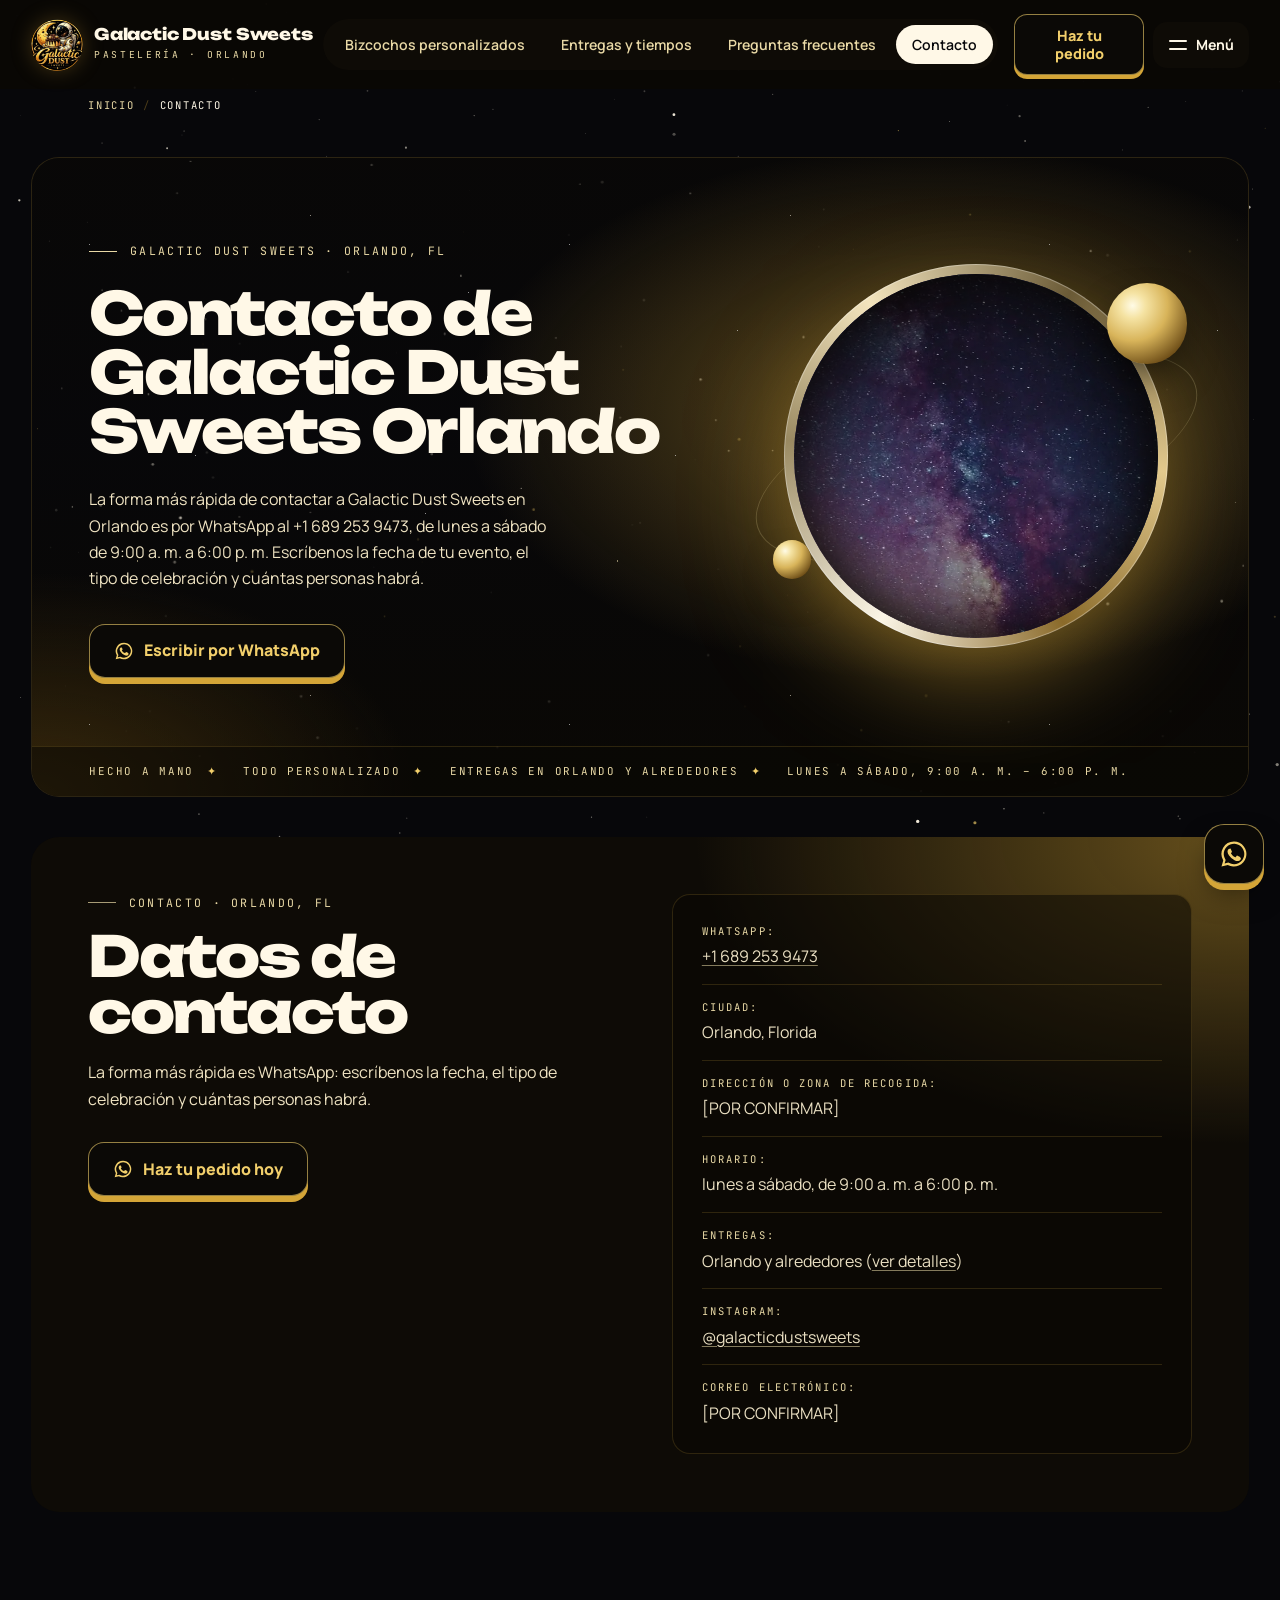
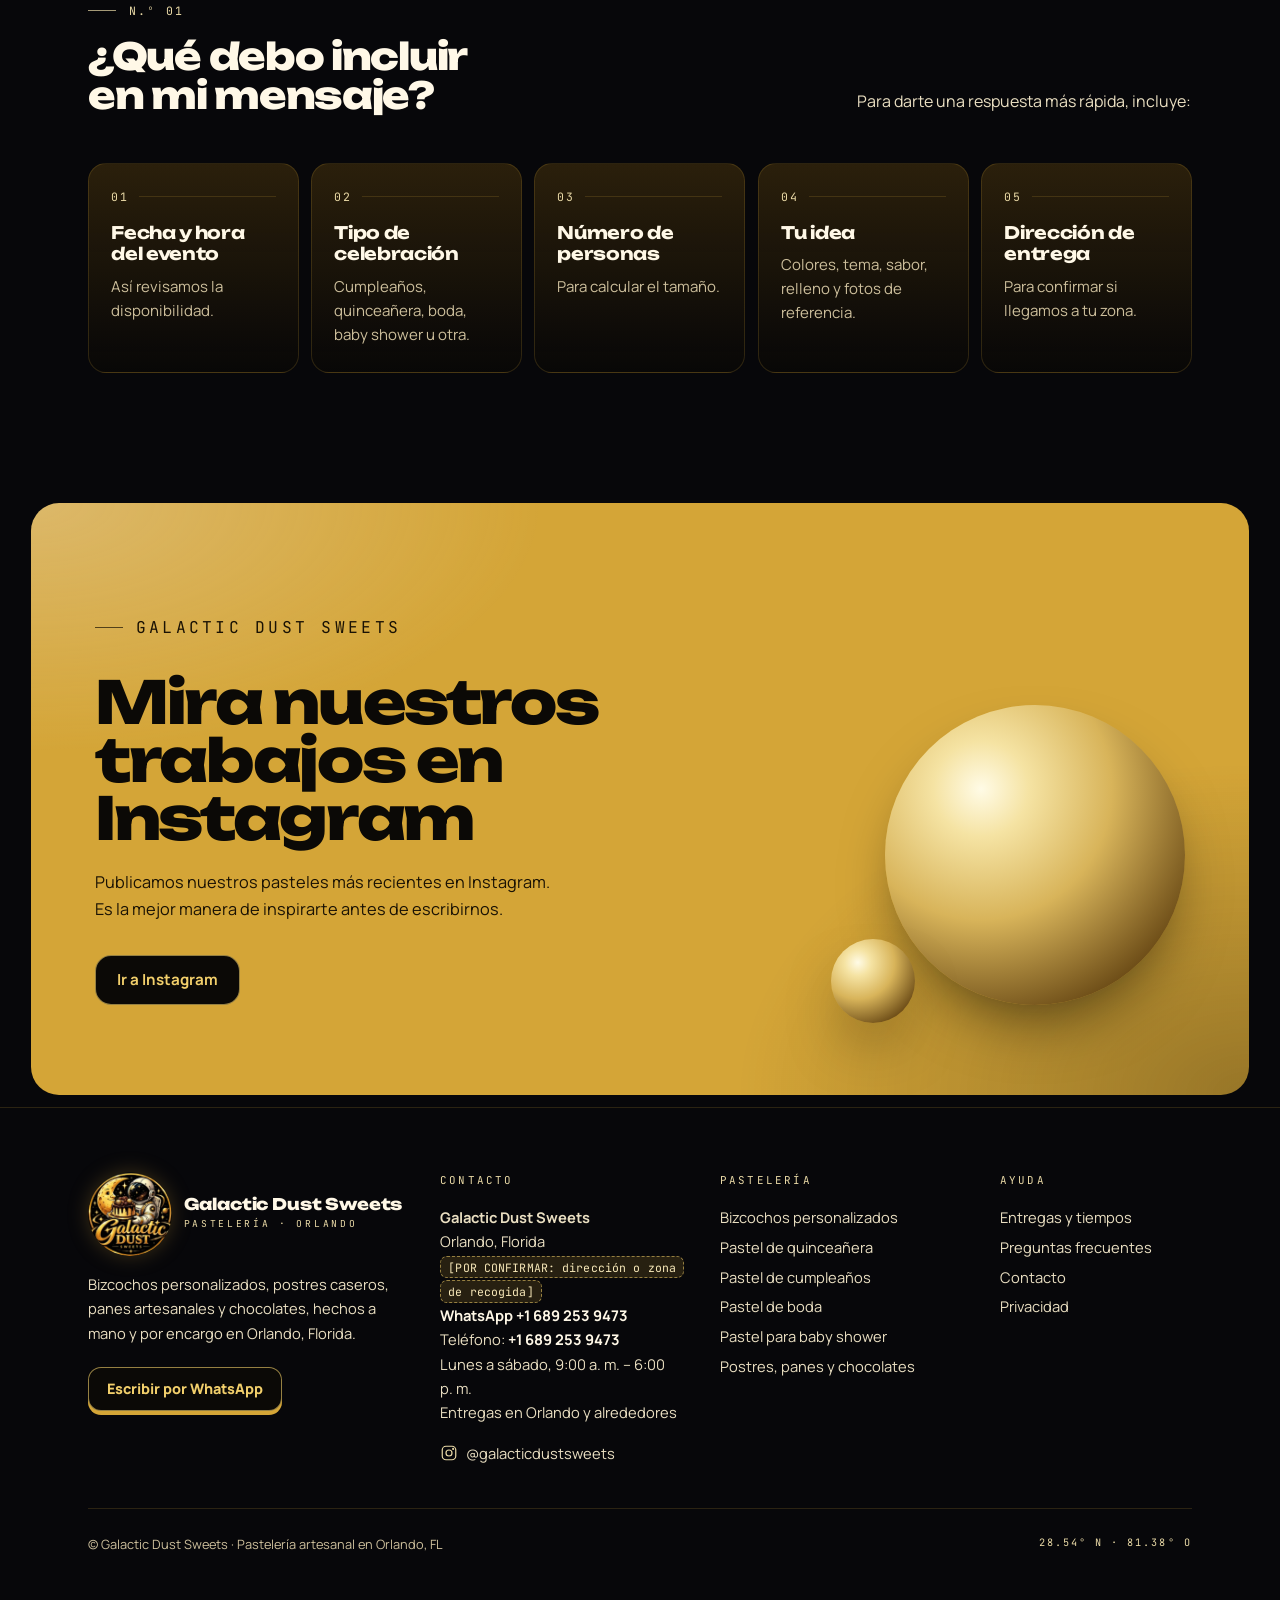
<file: contacto/index.html>
<!DOCTYPE html>
<html lang="es" data-motion="sutil">
<head>
<meta name="robots" content="noindex, nofollow">
<meta charset="utf-8">
<meta name="viewport" content="width=device-width, initial-scale=1">
<title>Contacto | Galactic Dust Sweets Orlando</title>
<meta name="description" content="Contacta a Galactic Dust Sweets Orlando por WhatsApp al +1 689 253 9473. Atención de lunes a sábado de 9 a. m. a 6 p. m. Entregas en Orlando y alrededores.">
<link rel="canonical" href="https://example.com/contacto/">
<meta property="og:type" content="website"><meta property="og:title" content="Contacto | Galactic Dust Sweets Orlando">
<meta property="og:description" content="Contacta a Galactic Dust Sweets Orlando por WhatsApp al +1 689 253 9473. Atención de lunes a sábado de 9 a. m. a 6 p. m. Entregas en Orlando y alrededores."><meta property="og:url" content="https://example.com/contacto/">
<meta property="og:locale" content="es_ES"><meta property="og:image" content="https://example.com/assets/opt/gds-catalogo-640.webp">
<meta name="twitter:card" content="summary_large_image">
<link rel="icon" href="../assets/favicon.png"><link rel="apple-touch-icon" href="../assets/favicon.png">
<link rel="preconnect" href="https://fonts.googleapis.com"><link rel="preconnect" href="https://fonts.gstatic.com" crossorigin><link href="https://fonts.googleapis.com/css2?family=Unbounded:wght@400;700;800&family=Manrope:wght@400;500;600;700;800&family=JetBrains+Mono:wght@400;500&display=swap" rel="stylesheet">

<link rel="stylesheet" href="../motion.css">
<link rel="stylesheet" href="../styles.css">
<script type="application/ld+json">
{
 "@context": "https://schema.org",
 "@graph": [
  {
   "@type": "Bakery",
   "@id": "https://example.com/#org",
   "name": "Galactic Dust Sweets",
   "url": "https://example.com/",
   "logo": "https://example.com/assets/logo.webp",
   "sameAs": [
    "https://www.instagram.com/galacticdustsweets/"
   ]
  },
  {
   "@type": "WebPage",
   "url": "https://example.com/contacto/",
   "name": "Contacto | Galactic Dust Sweets Orlando",
   "inLanguage": "es",
   "about": {
    "@id": "https://example.com/#org"
   }
  },
  {
   "@type": "BreadcrumbList",
   "itemListElement": [
    {
     "@type": "ListItem",
     "position": 1,
     "name": "Inicio",
     "item": "https://example.com/"
    },
    {
     "@type": "ListItem",
     "position": 2,
     "name": "Contacto",
     "item": "https://example.com/contacto/"
    }
   ]
  }
 ]
}
</script>
</head>
<body>
<a class="skip-link" href="#contenido">Saltar al contenido</a>
<header class="hdr" data-shrink>
  <div class="pm-progress"></div>
  <a class="logo" href="../" aria-label="Galactic Dust Sweets, ir al inicio"><img class="logo-mark" src="../assets/logo.webp" alt="" width="52" height="52">
    <span><b>Galactic Dust Sweets</b><small>Pastelería · Orlando</small></span>
  </a>
  <nav class="pill" aria-label="Principal">
    <ul class="pill-nav"><li><a href="../">Inicio</a></li><li><a href="../pasteles-personalizados/">Bizcochos personalizados</a></li><li><a href="../pastel-de-quinceanera/">Quinceañeras</a></li><li><a href="../pastel-de-boda/">Bodas</a></li><li><a href="../pastel-de-cumpleanos/">Cumpleaños</a></li><li><a href="../pastel-baby-shower/">Baby showers</a></li><li><a href="../postres-panes-chocolates/">Postres, panes y chocolates</a></li><li><a href="../entregas/">Entregas y tiempos</a></li><li><a href="../preguntas-frecuentes/">Preguntas frecuentes</a></li><li><a href="../contacto/" aria-current="page">Contacto</a></li><li><a href="../privacidad/">Privacidad</a></li></ul>
  </nav>
  <div class="hdr-act">
    
    <a class="wa sm hdr-cta" href="https://wa.me/16892539473?text=Hola%20Galactic%20Dust%20Sweets%2C%20quiero%20hacer%20un%20pedido" target="_blank" rel="noopener" data-event="wa_header">Haz tu pedido</a>
    <button class="burger" type="button" aria-expanded="false" aria-controls="menu" aria-label="Abrir menú"><span class="bars" aria-hidden="true"><i></i><i></i></span><span class="burger-l">Menú</span></button>
  </div>
  <nav class="menu" id="menu" aria-label="Todas las páginas">
    <p class="mono menu-k">Todas las páginas</p>
    <ul><li><a href="../">Inicio</a></li><li><a href="../pasteles-personalizados/">Bizcochos personalizados</a></li><li><a href="../pastel-de-quinceanera/">Quinceañeras</a></li><li><a href="../pastel-de-boda/">Bodas</a></li><li><a href="../pastel-de-cumpleanos/">Cumpleaños</a></li><li><a href="../pastel-baby-shower/">Baby showers</a></li><li><a href="../postres-panes-chocolates/">Postres, panes y chocolates</a></li><li><a href="../entregas/">Entregas y tiempos</a></li><li><a href="../preguntas-frecuentes/">Preguntas frecuentes</a></li><li><a href="../contacto/" aria-current="page">Contacto</a></li><li><a href="../privacidad/">Privacidad</a></li></ul>
    <a class="wa" href="https://wa.me/16892539473?text=Hola%20Galactic%20Dust%20Sweets%2C%20quiero%20hacer%20un%20pedido" target="_blank" rel="noopener" data-event="wa_menu">Haz tu pedido hoy</a>
  </nav>
</header>

<nav class="pm-crumbs" aria-label="Migas de pan"><ol><li><a href="../">Inicio</a></li><li aria-current="page">Contacto</li></ol></nav>
<main id="contenido">
<section class="blk ph"><div class="stars" aria-hidden="true"></div><div class="ph-copy"><p class="mono k">Galactic Dust Sweets · Orlando, FL</p><h1>Contacto de Galactic Dust Sweets Orlando</h1><div class="ctas"><a class="btn" href="https://wa.me/16892539473?text=Hola%20Galactic%20Dust%20Sweets%2C%20quiero%20hacer%20un%20pedido" data-event="cta_hero">Escribir por WhatsApp</a></div><div class="lede"><p>La forma más rápida de contactar a Galactic Dust Sweets en Orlando es por WhatsApp al +1 689 253 9473, de lunes a sábado de 9:00 a. m. a 6:00 p. m. Escríbenos la fecha de tu evento, el tipo de celebración y cuántas personas habrá.</p></div></div><div class="port port-s"><div class="orbit" aria-hidden="true"></div><div class="ring"><div class="ring-in"><img src="../assets/opt/pexels-4954706-640.webp" alt="From below abstract backdrop of picturesque purple sky with tiny stars in twilight" srcset="../assets/opt/pexels-4954706-640.webp 640w" sizes="(max-width: 768px) 100vw, 60vw" width="640" height="960" fetchpriority="high" decoding="async"></div></div><div class="sph s1" aria-hidden="true"></div><div class="sph s2" aria-hidden="true"></div></div><ul class="ph-strip" aria-label="Lo que cumplimos"><li>Hecho a mano</li><li>Todo personalizado</li><li>Entregas en Orlando y alrededores</li><li>Lunes a sábado, 9:00 a. m. – 6:00 p. m.</li></ul></section>
<section class="blk dlv sec-contact"><div data-reveal="up"><p class="mono eyebrow">Contacto · Orlando, FL</p><h2 class="sec-h2">Datos de contacto</h2><p class="body">La forma más rápida es WhatsApp: escríbenos la fecha, el tipo de celebración y cuántas personas habrá.</p><a class="btn" href="https://wa.me/16892539473?text=Hola%20Galactic%20Dust%20Sweets%2C%20quiero%20hacer%20un%20pedido" target="_blank" rel="noopener" data-event="wa_contacto">Haz tu pedido hoy</a></div><div class="c-card" data-reveal="up"><ul><li><strong>WhatsApp:</strong> <a href="https://wa.me/16892539473">+1 689 253 9473</a></li><li><strong>Ciudad:</strong> Orlando, Florida</li><li><strong>Dirección o zona de recogida:</strong> [POR CONFIRMAR]</li><li><strong>Horario:</strong> lunes a sábado, de 9:00 a. m. a 6:00 p. m.</li><li><strong>Entregas:</strong> Orlando y alrededores (<a href="../entregas/">ver detalles</a>)</li><li><strong>Instagram:</strong> <a href="https://www.instagram.com/galacticdustsweets/">@galacticdustsweets</a></li><li><strong>Correo electrónico:</strong> [POR CONFIRMAR]</li></ul><ul class="c-items"></ul></div></section>

<section class="sec sec-list"><div class="in"><div class="s-head" data-reveal="up"><div><p class="mono eyebrow secn" aria-hidden="true"></p><h2 class="t-h2">¿Qué debo incluir en mi mensaje?</h2></div><div class="s-body"><p>Para darte una respuesta más rápida, incluye:</p></div></div><ol class="rows" data-stagger><li class="row" data-reveal="up"><span class="row-n" aria-hidden="true"></span><h3>Fecha y hora del evento</h3><div class="row-t"><p>Así revisamos la disponibilidad.</p></div></li>
<li class="row" data-reveal="up"><span class="row-n" aria-hidden="true"></span><h3>Tipo de celebración</h3><div class="row-t"><p>Cumpleaños, quinceañera, boda, baby shower u otra.</p></div></li>
<li class="row" data-reveal="up"><span class="row-n" aria-hidden="true"></span><h3>Número de personas</h3><div class="row-t"><p>Para calcular el tamaño.</p></div></li>
<li class="row" data-reveal="up"><span class="row-n" aria-hidden="true"></span><h3>Tu idea</h3><div class="row-t"><p>Colores, tema, sabor, relleno y fotos de referencia.</p></div></li>
<li class="row" data-reveal="up"><span class="row-n" aria-hidden="true"></span><h3>Dirección de entrega</h3><div class="row-t"><p>Para confirmar si llegamos a tu zona.</p></div></li>
</ol></div></section>

<section class="blk close close-s"><div data-reveal="up"><p class="mono eyebrow">Galactic Dust Sweets</p><h2 class="sec-h2">Mira nuestros trabajos en Instagram</h2><div class="close-b"><p>Publicamos nuestros pasteles más recientes en Instagram. Es la mejor manera de inspirarte antes de escribirnos.</p></div><a class="btn" href="https://www.instagram.com/galacticdustsweets/" data-event="cta_cierre">Ir a Instagram</a></div><div class="orb" aria-hidden="true"><i></i><i></i></div></section>

</main>
<footer class="ftr">
  <div class="ftr-brand">
    <a class="logo" href="../" aria-label="Galactic Dust Sweets, ir al inicio"><img class="logo-mark" src="../assets/logo.webp" alt="" width="52" height="52"><span><b>Galactic Dust Sweets</b><small>Pastelería · Orlando</small></span></a>
    <p>Bizcochos personalizados, postres caseros, panes artesanales y chocolates, hechos a mano y por encargo en Orlando, Florida.</p>
    <a class="wa sm" href="https://wa.me/16892539473?text=Hola%20Galactic%20Dust%20Sweets%2C%20quiero%20hacer%20un%20pedido" target="_blank" rel="noopener" data-event="wa_footer_btn">Escribir por WhatsApp</a>
  </div>
  <div>
    <h2>Contacto</h2>
    <address>
      <b>Galactic Dust Sweets</b><br>
      Orlando, Florida<br>
      <span class="tbd">[POR CONFIRMAR: dirección o zona de recogida]</span><br>
      <a href="https://wa.me/16892539473" target="_blank" rel="noopener" data-event="wa_footer">WhatsApp +1 689 253 9473</a><br>
      Teléfono: <a href="tel:+16892539473">+1 689 253 9473</a><br>
      Lunes a sábado, 9:00 a. m. – 6:00 p. m.<br>
      Entregas en Orlando y alrededores
    </address>
    <ul class="social">
      <li><a href="https://www.instagram.com/galacticdustsweets/" target="_blank" rel="noopener"><svg viewBox="0 0 24 24" aria-hidden="true"><rect x="3" y="3" width="18" height="18" rx="5"/><circle cx="12" cy="12" r="4"/><circle cx="17.5" cy="6.5" r=".6"/></svg>@galacticdustsweets</a></li>
    </ul>
  </div>
  <div>
    <h2>Pastelería</h2>
    <ul>
      <li><a href="../pasteles-personalizados/">Bizcochos personalizados</a></li>
      <li><a href="../pastel-de-quinceanera/">Pastel de quinceañera</a></li>
      <li><a href="../pastel-de-cumpleanos/">Pastel de cumpleaños</a></li>
      <li><a href="../pastel-de-boda/">Pastel de boda</a></li>
      <li><a href="../pastel-baby-shower/">Pastel para baby shower</a></li>
      <li><a href="../postres-panes-chocolates/">Postres, panes y chocolates</a></li>
    </ul>
  </div>
  <div>
    <h2>Ayuda</h2>
    <ul>
      <li><a href="../entregas/">Entregas y tiempos</a></li>
      <li><a href="../preguntas-frecuentes/">Preguntas frecuentes</a></li>
      <li><a href="../contacto/">Contacto</a></li>
      <li><a href="../privacidad/">Privacidad</a></li>
    </ul>
  </div>
  <div class="legal"><span>© Galactic Dust Sweets · Pastelería artesanal en Orlando, FL</span><span class="mono">28.54° N · 81.38° O</span></div>
</footer>
<a class="fab" href="https://wa.me/16892539473?text=Hola%20Galactic%20Dust%20Sweets%2C%20quiero%20hacer%20un%20pedido" target="_blank" rel="noopener" aria-label="Pedir por WhatsApp" data-event="wa_flotante"><svg viewBox="0 0 24 24" aria-hidden="true"><path d="M12 2a10 10 0 0 0-8.6 15.1L2 22l5-1.3A10 10 0 1 0 12 2zm0 18.2a8.2 8.2 0 0 1-4.2-1.2l-.3-.2-3 .8.8-2.9-.2-.3A8.2 8.2 0 1 1 12 20.2zm4.5-6.1c-.2-.1-1.5-.7-1.7-.8-.2-.1-.4-.1-.6.1l-.8 1c-.1.2-.3.2-.5.1a6.7 6.7 0 0 1-3.3-2.9c-.3-.4.2-.4.7-1.3.1-.2 0-.3 0-.4l-.8-1.8c-.2-.5-.4-.4-.6-.4h-.5a1 1 0 0 0-.7.3 3 3 0 0 0-.9 2.2 5.2 5.2 0 0 0 1.1 2.7 11.8 11.8 0 0 0 4.5 4c1.7.7 2.3.8 3.2.6.5-.1 1.5-.6 1.7-1.2.2-.6.2-1.1.2-1.2-.1-.1-.3-.2-.5-.3z"/></svg></a>

<script>(function(){
  var $=function(id){return document.getElementById(id)};
  var WA='https://wa.me/16892539473?text=';

  /* Menú (móvil y panel de todas las páginas) */
  var h=document.querySelector('.hdr'),b=h&&h.querySelector('.burger'),mn=$('menu');
  function setMenu(o){if(!h||!b)return;h.classList.toggle('is-open',o);b.setAttribute('aria-expanded',o?'true':'false');b.setAttribute('aria-label',o?'Cerrar menú':'Abrir menú');document.documentElement.classList.toggle('menu-open',o&&window.innerWidth<760);}
  if(b&&mn){
    b.addEventListener('click',function(e){e.stopPropagation();setMenu(!h.classList.contains('is-open'))});
    mn.addEventListener('click',function(e){if(e.target.closest('a'))setMenu(false)});
    document.addEventListener('click',function(e){if(h.classList.contains('is-open')&&!mn.contains(e.target))setMenu(false)});
    document.addEventListener('keydown',function(e){if(e.key==='Escape'&&h.classList.contains('is-open')){setMenu(false);b.focus()}});
  }

  /* Medición: un evento por botón de WhatsApp (data-event) */
  document.addEventListener('click',function(e){
    var a=e.target.closest('a[href*="wa.me"]');if(!a)return;
    var ev=a.getAttribute('data-event')||'wa_enlace';
    (window.dataLayer=window.dataLayer||[]).push({event:'whatsapp_click',wa_origen:ev});
    if(typeof window.gtag==='function')window.gtag('event','whatsapp_click',{wa_origen:ev});
  });

  /* Configurador: anticipación mínima por evento [POR CONFIRMAR: días reales] */
  var f=$('cfg');
  if(f&&$('cal-g')){
    var lead={'Quinceañera':21,'Boda':21,'Cumpleaños':7,'Baby shower':7,'Otro':7};
    var view,picked=null,today=new Date();today.setHours(0,0,0,0);
    var ev=function(){var r=f.querySelector('input[name=ev]:checked');return r?r.value:'Otro'};
    var minDate=function(){var m=new Date(today);m.setDate(m.getDate()+(lead[ev()]||7));return m};
    var fmt=function(d,o){return d.toLocaleDateString('es-US',o)};
    var cal=function(){
      var min=minDate(),g=$('cal-g');g.innerHTML='';
      if(picked&&picked<min)picked=null;
      var m=fmt(view,{month:'long'});
      $('cal-m').innerHTML=m.charAt(0).toUpperCase()+m.slice(1)+' <span>'+view.getFullYear()+'</span>';
      $('cal-p').disabled=view.getFullYear()*12+view.getMonth()<=today.getFullYear()*12+today.getMonth();
      var first=(view.getDay()+6)%7,days=new Date(view.getFullYear(),view.getMonth()+1,0).getDate();
      for(var i=0;i<first;i++)g.appendChild(document.createElement('span'));
      for(var d=1;d<=days;d++){
        var dt=new Date(view.getFullYear(),view.getMonth(),d),bt=document.createElement('button');
        bt.type='button';bt.textContent=d;
        var off=dt<min||dt.getDay()===0;
        bt.disabled=off;bt.setAttribute('aria-label',fmt(dt,{weekday:'long',day:'numeric',month:'long'})+(off?' (no disponible)':''));
        if(+dt===+today)bt.className='today';
        if(picked&&+dt===+picked){bt.className+=' on';bt.setAttribute('aria-pressed','true')}
        (function(x){bt.onclick=function(){picked=x;cal();upd()}})(dt);
        g.appendChild(bt);
      }
      $('hint').textContent='Para '+ev().toLowerCase()+': fechas desde el '+fmt(min,{day:'numeric',month:'long'})+'. Los domingos no hay entregas.';
    };
    var upd=function(){
      var t='Hola Galactic Dust Sweets, quiero cotizar un bizcocho personalizado.\n• Evento: '+ev()+
        '\n• Personas: '+($('pp').value||'—')+'\n• Sabor: '+($('sa').value||'—')+'\n• Relleno: '+($('re').value||'—')+
        '\n• Fecha: '+(picked?fmt(picked,{weekday:'long',day:'numeric',month:'long'}):'—');
      $('msg').textContent=t;$('send').href=WA+encodeURIComponent(t);$('txt').value=t;
    };
    var jump=function(){var min=minDate(),end=new Date(min.getFullYear(),min.getMonth()+1,0);view=new Date(min.getFullYear(),min.getMonth()+((end-min)/864e5<6?1:0),1)};
    $('cal-p').onclick=function(){view.setMonth(view.getMonth()-1);cal()};
    $('cal-n').onclick=function(){view.setMonth(view.getMonth()+1);cal()};
    f.querySelectorAll('input').forEach(function(i){i.addEventListener('input',upd);i.addEventListener('change',function(){if(i.name==='ev')jump();cal();upd()})});
    f.addEventListener('submit',function(e){e.preventDefault();window.open($('send').href,'_blank','noopener')});
    jump();cal();upd();
  }

  /* Galería: «Quiero uno así» con el número de obra + filtros */
  document.querySelectorAll('.wall .p').forEach(function(p){
    var em=p.querySelector('.cap em'),bb=p.querySelector('.cap b');if(!em||!bb)return;
    var n=em.textContent,c=bb.textContent,a=document.createElement('a');
    a.className='ask';a.textContent='Quiero uno así →';a.setAttribute('data-event','wa_obra_'+n.replace(/\D/g,''));
    a.href=WA+encodeURIComponent('Hola Galactic Dust Sweets, me gustó la obra '+n+' ('+c+') y quiero uno así.');
    a.target='_blank';a.rel='noopener';
    a.setAttribute('aria-label','Pedir por WhatsApp un bizcocho como la obra '+n);
    p.querySelector('.cap').appendChild(a);
  });
  document.querySelectorAll('.filters button').forEach(function(bt){bt.addEventListener('click',function(){
    var k=bt.getAttribute('data-f');
    document.querySelectorAll('.filters button').forEach(function(x){x.setAttribute('aria-pressed',x===bt?'true':'false')});
    document.querySelectorAll('.wall .p').forEach(function(p){p.classList.toggle('hide',k!=='all'&&p.getAttribute('data-c')!==k)});
  })});
})();

/* Espacio en movimiento (portada y cabeceras): estrellas que titilan y derivan + cupcakes fugaces con estela dorada.
   Se pausa fuera de pantalla o con la pestaña oculta; quieto con «reducir movimiento» y en capturas (?pm=static). */
(function(){
  var still=/[?&]pm=static\b/.test(location.search)||(window.matchMedia&&matchMedia('(prefers-reduced-motion: reduce)').matches);
  var hosts=document.querySelectorAll('.hero,.ph');
  document.querySelectorAll('.hero-video').forEach(function(v){if(still){v.removeAttribute('autoplay');v.pause();}else{var p=v.play();if(p&&p.catch)p.catch(function(){});}});
  if(!hosts.length||!document.createElement('canvas').getContext)return;
  hosts.forEach(function(host){
    var cv=document.createElement('canvas');cv.className='spacefx';cv.setAttribute('aria-hidden','true');host.insertBefore(cv,host.firstChild);
    var ctx=cv.getContext('2d'),W=0,H=0,dpr=Math.min(2,window.devicePixelRatio||1),stars=[],cups=[],dust=[],on=false,t0=0,next=1800;
    function size(){
      var r=host.getBoundingClientRect();W=Math.max(1,r.width);H=Math.max(1,r.height);
      cv.width=Math.round(W*dpr);cv.height=Math.round(H*dpr);ctx.setTransform(dpr,0,0,dpr,0,0);
      var n=Math.min(260,Math.round(W*H/4800));stars=[];
      for(var i=0;i<n;i++)stars.push({x:Math.random()*W,y:Math.random()*H,r:Math.random()*1.25+.25,z:Math.random()*.85+.15,t:Math.random()*6.283,s:Math.random()*1.4+.4,g:Math.random()<.2});
    }
    function cupcake(x,y,k){ // cupcake de la marca: capacillo dorado, betún de chocolate y esfera dorada
      ctx.save();ctx.translate(x,y);ctx.scale(k,k);
      var w=ctx.createLinearGradient(-9,0,9,0);w.addColorStop(0,'#9a6b1c');w.addColorStop(.5,'#f2cf6b');w.addColorStop(1,'#a8761f');
      ctx.fillStyle=w;ctx.beginPath();ctx.moveTo(-9,0);ctx.lineTo(9,0);ctx.lineTo(6.5,11);ctx.lineTo(-6.5,11);ctx.closePath();ctx.fill();
      ctx.strokeStyle='rgba(90,60,12,.55)';ctx.lineWidth=.8;
      for(var i=-6;i<=6;i+=3){ctx.beginPath();ctx.moveTo(i,1);ctx.lineTo(i*.72,10.5);ctx.stroke();}
      var f=ctx.createRadialGradient(-3,-7,1,0,-4,11);f.addColorStop(0,'#8a5a32');f.addColorStop(1,'#3e2412');
      ctx.fillStyle=f;ctx.beginPath();ctx.arc(-5,-1.5,4.6,0,6.283);ctx.arc(5,-1.5,4.6,0,6.283);ctx.arc(0,-4.5,6,0,6.283);ctx.arc(0,-9.5,3.6,0,6.283);ctx.fill();
      var b=ctx.createRadialGradient(-1,-15,.3,0,-14,3.4);b.addColorStop(0,'#fffbe6');b.addColorStop(.45,'#f2cf6b');b.addColorStop(1,'#8a6a2a');
      ctx.fillStyle=b;ctx.beginPath();ctx.arc(0,-14,3.2,0,6.283);ctx.fill();
      ctx.restore();
    }
    function spawn(){
      var k=1.1+Math.random()*.8,sp=330+Math.random()*220,ang=(148+Math.random()*16)*Math.PI/180; // hacia abajo a la izquierda
      cups.push({x:W*(.35+Math.random()*.75),y:-30-Math.random()*H*.15,vx:Math.cos(ang)*sp,vy:-Math.sin(ang)*sp*-1,k:k,life:0});
    }
    function frame(ts){
      if(!on)return;
      var dt=Math.min(.05,(ts-(t0||ts))/1000);t0=ts;
      ctx.clearRect(0,0,W,H);
      for(var i=0;i<stars.length;i++){var s=stars[i];
        s.x-=s.z*7*dt;if(s.x<-2)s.x=W+2;s.t+=s.s*dt;
        var a=.25+.75*Math.abs(Math.sin(s.t));ctx.globalAlpha=a*s.z;
        ctx.fillStyle=s.g?'#f2cf6b':'#fff8e7';ctx.beginPath();ctx.arc(s.x,s.y,s.r,0,6.283);ctx.fill();}
      ctx.globalAlpha=1;
      next-=dt*1000;if(next<=0){spawn();next=3000+Math.random()*4000;}
      for(var j=cups.length-1;j>=0;j--){var c=cups[j];c.x+=c.vx*dt;c.y+=c.vy*dt;c.life+=dt;
        var len=Math.hypot(c.vx,c.vy),ux=c.vx/len,uy=c.vy/len,tail=150*c.k;
        var sx=c.x-ux*12*c.k,sy=c.y-uy*12*c.k; // la estela nace en el borde del cupcake
        var g=ctx.createLinearGradient(sx,sy,sx-ux*tail,sy-uy*tail);g.addColorStop(0,'rgba(242,207,107,.7)');g.addColorStop(1,'rgba(242,207,107,0)');
        ctx.strokeStyle=g;ctx.lineWidth=3.2*c.k;ctx.lineCap='round';ctx.beginPath();ctx.moveTo(sx,sy);ctx.lineTo(sx-ux*tail,sy-uy*tail);ctx.stroke();
        if(Math.random()<.6)dust.push({x:c.x-ux*8,y:c.y-uy*8,vx:(Math.random()-.5)*30,vy:(Math.random()-.5)*30,a:1});
        cupcake(c.x,c.y,c.k);
        if(c.x<-80||c.y>H+80)cups.splice(j,1);}
      for(var d=dust.length-1;d>=0;d--){var p=dust[d];p.x+=p.vx*dt;p.y+=p.vy*dt;p.a-=dt*1.6;
        if(p.a<=0){dust.splice(d,1);continue;}ctx.globalAlpha=p.a;ctx.fillStyle='#ffe7a1';ctx.fillRect(p.x,p.y,1.6,1.6);}
      ctx.globalAlpha=1;
      requestAnimationFrame(frame);
    }
    function start(){if(on||still)return;on=true;t0=0;requestAnimationFrame(frame);}
    function stop(){on=false;}
    size();
    if(still){ // imagen fija: solo las estrellas
      for(var i=0;i<stars.length;i++){var s=stars[i];ctx.globalAlpha=.5*s.z+.2;ctx.fillStyle=s.g?'#f2cf6b':'#fff8e7';ctx.beginPath();ctx.arc(s.x,s.y,s.r,0,6.283);ctx.fill();}
      ctx.globalAlpha=1;return;
    }
    var vis=true;
    if('IntersectionObserver' in window)new IntersectionObserver(function(e){vis=e[0].isIntersecting;vis&&!document.hidden?start():stop();}).observe(host);
    document.addEventListener('visibilitychange',function(){document.hidden?stop():(vis&&start());});
    var rz;addEventListener('resize',function(){clearTimeout(rz);rz=setTimeout(size,200);});
    start();
  });
})();

/* Viaje espacial en toda la página: campo de estrellas fijo con 3 profundidades que se desplazan al hacer scroll
   (paralaje), titilan suave y de vez en cuando cruza una estrella fugaz. Detrás de todo, sin tapar el contenido.
   Con «reducir movimiento» o ?pm=static se dibuja una vez, quieto. */
(function(){
  var cv=document.createElement('canvas');if(!cv.getContext)return;
  cv.className='cosmos';cv.setAttribute('aria-hidden','true');document.body.insertBefore(cv,document.body.firstChild);
  var still=/[?&]pm=static\b/.test(location.search)||(window.matchMedia&&matchMedia('(prefers-reduced-motion: reduce)').matches);
  var ctx=cv.getContext('2d'),W,H,dpr=Math.min(2,window.devicePixelRatio||1),stars=[],shoot=null,nextShoot=4000,last=0;
  var layers=[{k:.04,n:1/5200,r:[.3,.8],a:.55},{k:.10,n:1/14000,r:[.6,1.2],a:.75},{k:.2,n:1/42000,r:[1,1.7],a:.95}];
  function size(){
    W=innerWidth;H=innerHeight;cv.width=Math.round(W*dpr);cv.height=Math.round(H*dpr);ctx.setTransform(dpr,0,0,dpr,0,0);
    stars=[];layers.forEach(function(L,li){var n=Math.round(W*H*L.n*(W<700?.8:1));
      for(var i=0;i<n;i++)stars.push({x:Math.random()*W,y:Math.random()*H*1.0,r:L.r[0]+Math.random()*(L.r[1]-L.r[0]),l:li,t:Math.random()*6.28,s:.4+Math.random()*1.2,g:Math.random()<.18});});
  }
  function draw(now){
    var y=window.scrollY||0;ctx.clearRect(0,0,W,H);
    for(var i=0;i<stars.length;i++){var s=stars[i],L=layers[s.l];
      var py=((s.y-y*L.k)%H+H)%H,tw=still?1:.65+.35*Math.sin(s.t+now/1000*s.s);
      ctx.globalAlpha=L.a*tw;ctx.fillStyle=s.g?'#F2CF6B':'#FFF8E7';
      ctx.beginPath();ctx.arc(s.x,py,s.r,0,6.283);ctx.fill();}
    if(shoot){var p=(now-shoot.t0)/shoot.d;
      if(p>=1)shoot=null;else{var hx=shoot.x+shoot.vx*p,hy=shoot.y+shoot.vy*p,len=120;
        var g=ctx.createLinearGradient(hx,hy,hx-shoot.vx/Math.hypot(shoot.vx,shoot.vy)*len,hy-shoot.vy/Math.hypot(shoot.vx,shoot.vy)*len);
        g.addColorStop(0,'rgba(242,207,107,.9)');g.addColorStop(1,'rgba(242,207,107,0)');
        ctx.globalAlpha=Math.sin(p*3.1416);ctx.strokeStyle=g;ctx.lineWidth=1.4;ctx.beginPath();ctx.moveTo(hx,hy);
        ctx.lineTo(hx-shoot.vx/Math.hypot(shoot.vx,shoot.vy)*len,hy-shoot.vy/Math.hypot(shoot.vx,shoot.vy)*len);ctx.stroke();}}
    ctx.globalAlpha=1;
  }
  function loop(now){
    if(!document.hidden){
      if(!shoot&&now-last>nextShoot){last=now;nextShoot=6000+Math.random()*7000;
        shoot={x:W*(.3+Math.random()*.7),y:H*Math.random()*.4,vx:-(W*.45),vy:H*.28,t0:now,d:1400};}
      draw(now);}
    requestAnimationFrame(loop);
  }
  size();addEventListener('resize',function(){size();if(still)draw(0);});
  if(still){draw(0);addEventListener('scroll',function(){draw(0);},{passive:true});}else requestAnimationFrame(loop);
})();
</script>
<script src="../motion.js" defer></script>
</body>
</html>
</file>
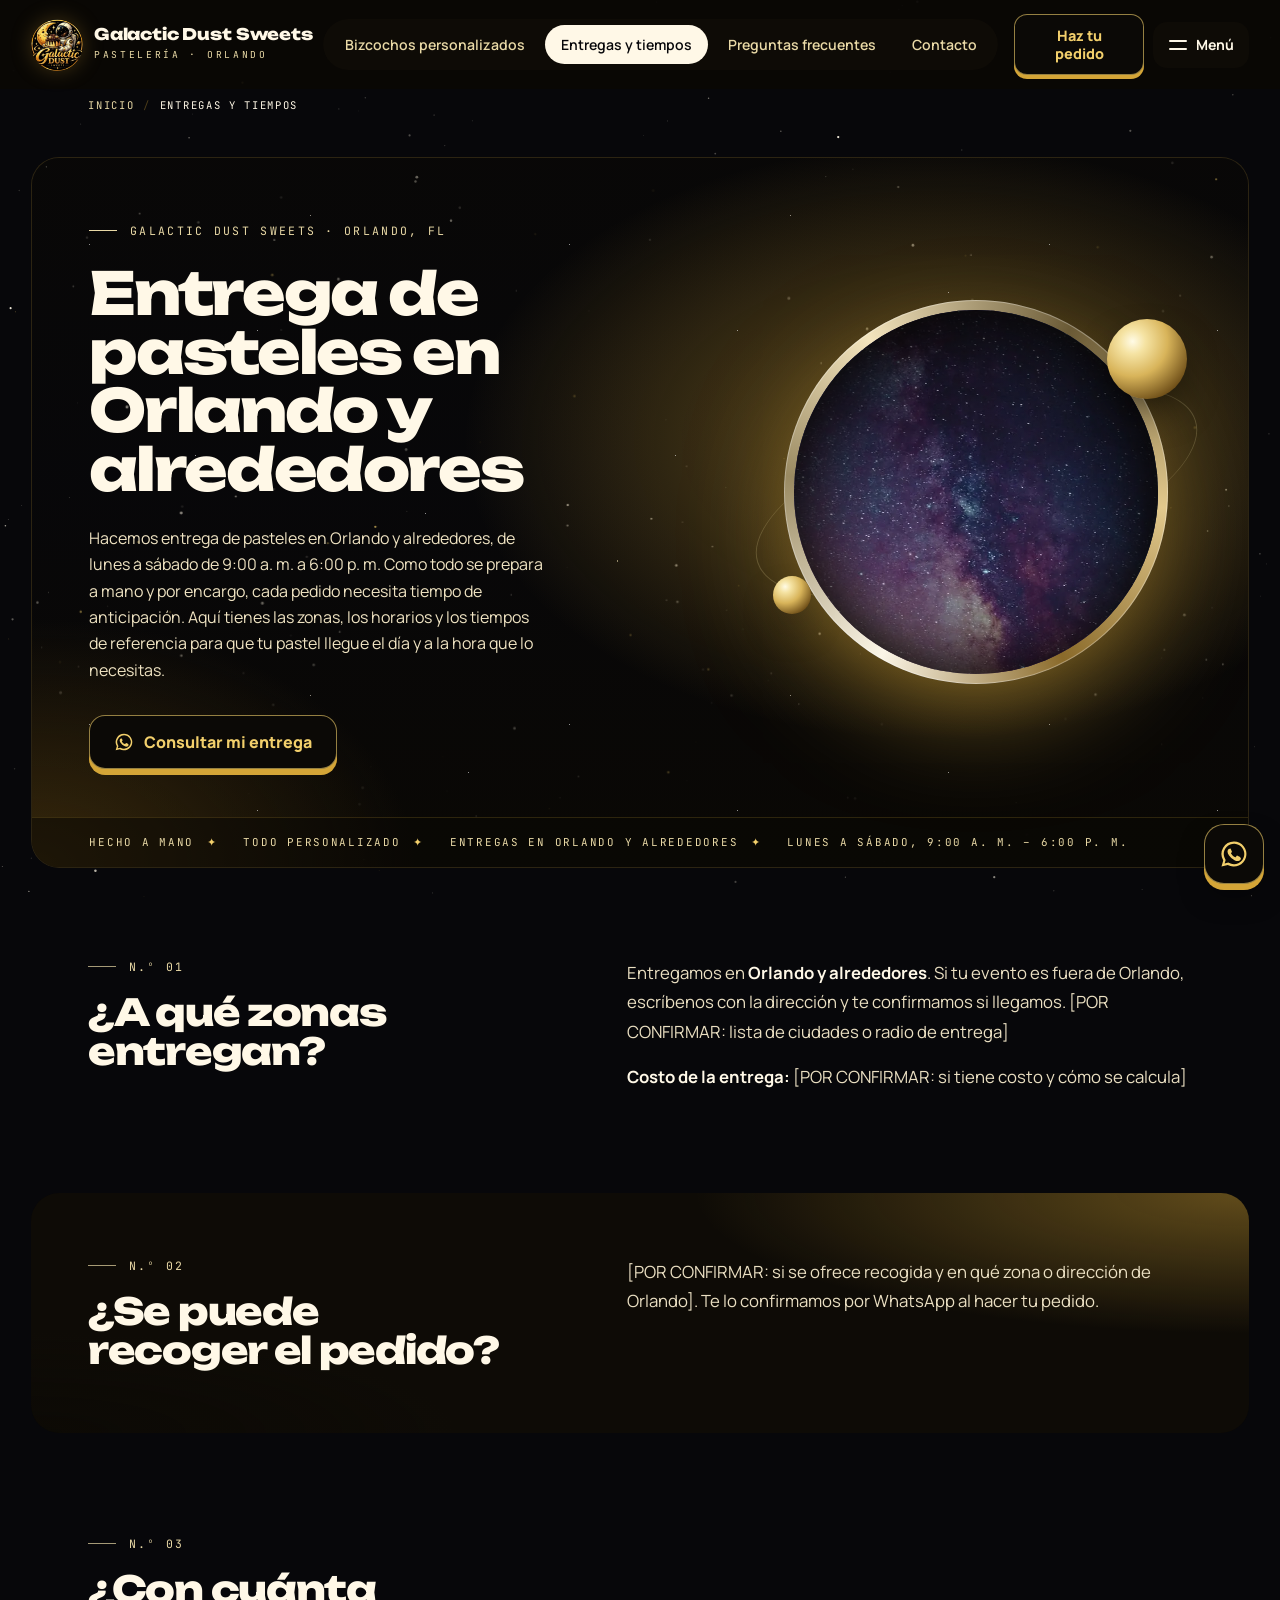
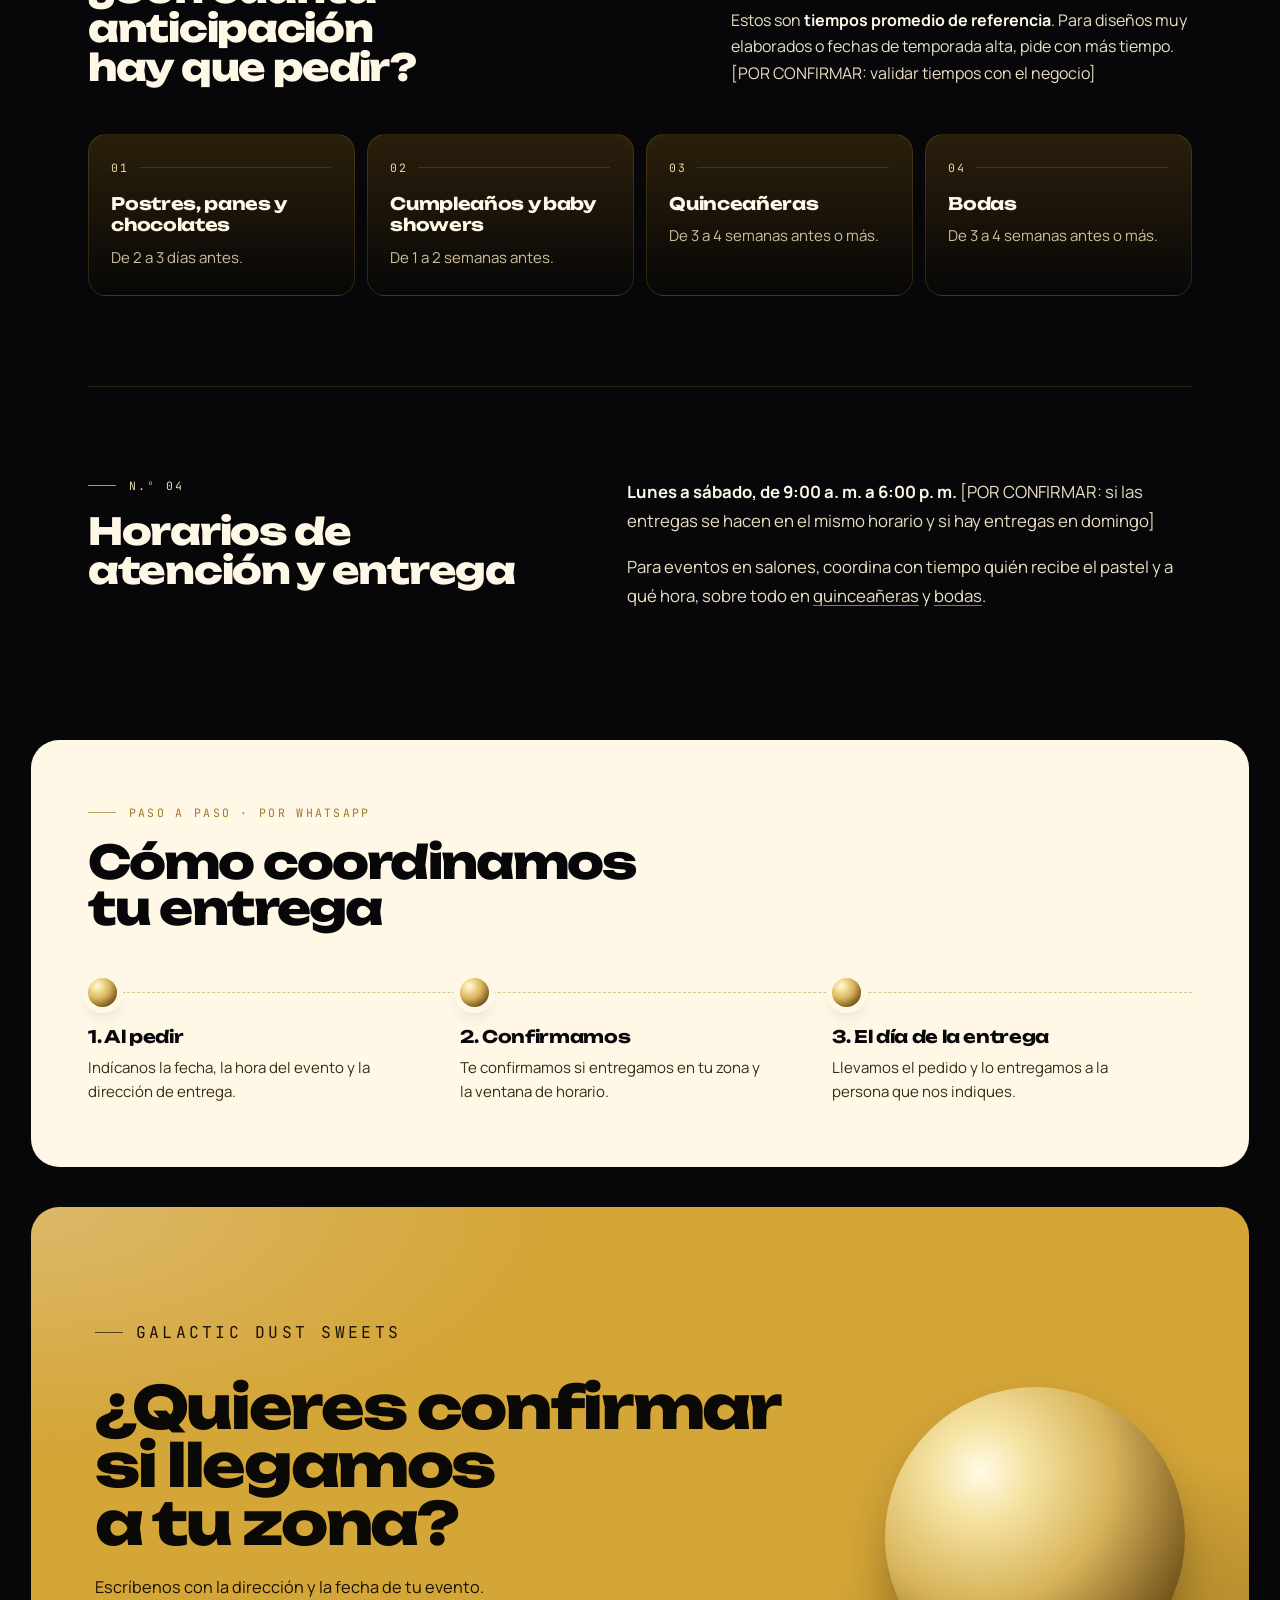
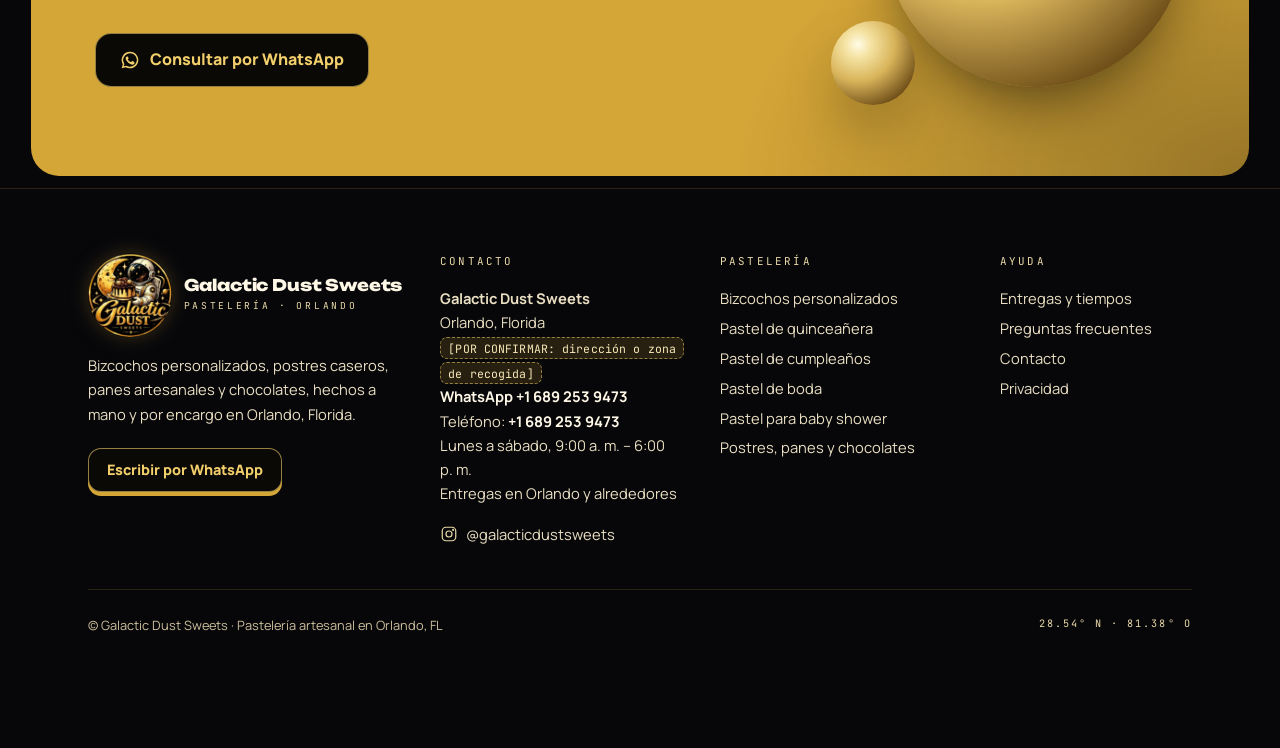
<file: entregas/index.html>
<!DOCTYPE html>
<html lang="es" data-motion="sutil">
<head>
<meta name="robots" content="noindex, nofollow">
<meta charset="utf-8">
<meta name="viewport" content="width=device-width, initial-scale=1">
<title>Entrega de pasteles en Orlando | Galactic Dust</title>
<meta name="description" content="Entrega de pasteles en Orlando y alrededores, de lunes a sábado de 9 a. m. a 6 p. m. Conoce los tiempos de anticipación y cómo coordinar tu pedido.">
<link rel="canonical" href="https://example.com/entregas/">
<meta property="og:type" content="website"><meta property="og:title" content="Entrega de pasteles en Orlando | Galactic Dust">
<meta property="og:description" content="Entrega de pasteles en Orlando y alrededores, de lunes a sábado de 9 a. m. a 6 p. m. Conoce los tiempos de anticipación y cómo coordinar tu pedido."><meta property="og:url" content="https://example.com/entregas/">
<meta property="og:locale" content="es_ES"><meta property="og:image" content="https://example.com/assets/opt/gds-catalogo-640.webp">
<meta name="twitter:card" content="summary_large_image">
<link rel="icon" href="../assets/favicon.png"><link rel="apple-touch-icon" href="../assets/favicon.png">
<link rel="preconnect" href="https://fonts.googleapis.com"><link rel="preconnect" href="https://fonts.gstatic.com" crossorigin><link href="https://fonts.googleapis.com/css2?family=Unbounded:wght@400;700;800&family=Manrope:wght@400;500;600;700;800&family=JetBrains+Mono:wght@400;500&display=swap" rel="stylesheet">

<link rel="stylesheet" href="../motion.css">
<link rel="stylesheet" href="../styles.css">
<script type="application/ld+json">
{
 "@context": "https://schema.org",
 "@graph": [
  {
   "@type": "Bakery",
   "@id": "https://example.com/#org",
   "name": "Galactic Dust Sweets",
   "url": "https://example.com/",
   "logo": "https://example.com/assets/logo.webp",
   "sameAs": [
    "https://www.instagram.com/galacticdustsweets/"
   ]
  },
  {
   "@type": "WebPage",
   "url": "https://example.com/entregas/",
   "name": "Entrega de pasteles en Orlando | Galactic Dust",
   "inLanguage": "es",
   "about": {
    "@id": "https://example.com/#org"
   }
  },
  {
   "@type": "BreadcrumbList",
   "itemListElement": [
    {
     "@type": "ListItem",
     "position": 1,
     "name": "Inicio",
     "item": "https://example.com/"
    },
    {
     "@type": "ListItem",
     "position": 2,
     "name": "Entregas y tiempos",
     "item": "https://example.com/entregas/"
    }
   ]
  }
 ]
}
</script>
</head>
<body>
<a class="skip-link" href="#contenido">Saltar al contenido</a>
<header class="hdr" data-shrink>
  <div class="pm-progress"></div>
  <a class="logo" href="../" aria-label="Galactic Dust Sweets, ir al inicio"><img class="logo-mark" src="../assets/logo.webp" alt="" width="52" height="52">
    <span><b>Galactic Dust Sweets</b><small>Pastelería · Orlando</small></span>
  </a>
  <nav class="pill" aria-label="Principal">
    <ul class="pill-nav"><li><a href="../">Inicio</a></li><li><a href="../pasteles-personalizados/">Bizcochos personalizados</a></li><li><a href="../pastel-de-quinceanera/">Quinceañeras</a></li><li><a href="../pastel-de-boda/">Bodas</a></li><li><a href="../pastel-de-cumpleanos/">Cumpleaños</a></li><li><a href="../pastel-baby-shower/">Baby showers</a></li><li><a href="../postres-panes-chocolates/">Postres, panes y chocolates</a></li><li><a href="../entregas/" aria-current="page">Entregas y tiempos</a></li><li><a href="../preguntas-frecuentes/">Preguntas frecuentes</a></li><li><a href="../contacto/">Contacto</a></li><li><a href="../privacidad/">Privacidad</a></li></ul>
  </nav>
  <div class="hdr-act">
    
    <a class="wa sm hdr-cta" href="https://wa.me/16892539473?text=Hola%20Galactic%20Dust%20Sweets%2C%20quiero%20hacer%20un%20pedido" target="_blank" rel="noopener" data-event="wa_header">Haz tu pedido</a>
    <button class="burger" type="button" aria-expanded="false" aria-controls="menu" aria-label="Abrir menú"><span class="bars" aria-hidden="true"><i></i><i></i></span><span class="burger-l">Menú</span></button>
  </div>
  <nav class="menu" id="menu" aria-label="Todas las páginas">
    <p class="mono menu-k">Todas las páginas</p>
    <ul><li><a href="../">Inicio</a></li><li><a href="../pasteles-personalizados/">Bizcochos personalizados</a></li><li><a href="../pastel-de-quinceanera/">Quinceañeras</a></li><li><a href="../pastel-de-boda/">Bodas</a></li><li><a href="../pastel-de-cumpleanos/">Cumpleaños</a></li><li><a href="../pastel-baby-shower/">Baby showers</a></li><li><a href="../postres-panes-chocolates/">Postres, panes y chocolates</a></li><li><a href="../entregas/" aria-current="page">Entregas y tiempos</a></li><li><a href="../preguntas-frecuentes/">Preguntas frecuentes</a></li><li><a href="../contacto/">Contacto</a></li><li><a href="../privacidad/">Privacidad</a></li></ul>
    <a class="wa" href="https://wa.me/16892539473?text=Hola%20Galactic%20Dust%20Sweets%2C%20quiero%20hacer%20un%20pedido" target="_blank" rel="noopener" data-event="wa_menu">Haz tu pedido hoy</a>
  </nav>
</header>

<nav class="pm-crumbs" aria-label="Migas de pan"><ol><li><a href="../">Inicio</a></li><li aria-current="page">Entregas y tiempos</li></ol></nav>
<main id="contenido">
<section class="blk ph"><div class="stars" aria-hidden="true"></div><div class="ph-copy"><p class="mono k">Galactic Dust Sweets · Orlando, FL</p><h1>Entrega de pasteles en Orlando y alrededores</h1><div class="ctas"><a class="btn" href="https://wa.me/16892539473?text=Hola%20Galactic%20Dust%20Sweets%2C%20quiero%20consultar%20la%20entrega%20de%20mi%20pedido" data-event="cta_hero">Consultar mi entrega</a></div><div class="lede"><p>Hacemos entrega de pasteles en Orlando y alrededores, de lunes a sábado de 9:00 a. m. a 6:00 p. m. Como todo se prepara a mano y por encargo, cada pedido necesita tiempo de anticipación. Aquí tienes las zonas, los horarios y los tiempos de referencia para que tu pastel llegue el día y a la hora que lo necesitas.</p></div></div><div class="port port-s"><div class="orbit" aria-hidden="true"></div><div class="ring"><div class="ring-in"><img src="../assets/opt/pexels-4954706-640.webp" alt="From below abstract backdrop of picturesque purple sky with tiny stars in twilight" srcset="../assets/opt/pexels-4954706-640.webp 640w" sizes="(max-width: 768px) 100vw, 60vw" width="640" height="960" fetchpriority="high" decoding="async"></div></div><div class="sph s1" aria-hidden="true"></div><div class="sph s2" aria-hidden="true"></div></div><ul class="ph-strip" aria-label="Lo que cumplimos"><li>Hecho a mano</li><li>Todo personalizado</li><li>Entregas en Orlando y alrededores</li><li>Lunes a sábado, 9:00 a. m. – 6:00 p. m.</li></ul></section>
<section class="sec sec-text"><div class="in t-grid"><div class="t-side" data-reveal="up"><p class="mono eyebrow secn" aria-hidden="true"></p><h2 class="t-h2">¿A qué zonas entregan?</h2></div><div class="prose" data-reveal="up"><p>Entregamos en <strong>Orlando y alrededores</strong>. Si tu evento es fuera de Orlando, escríbenos con la dirección y te confirmamos si llegamos. [POR CONFIRMAR: lista de ciudades o radio de entrega]</p>
<p><strong>Costo de la entrega:</strong> [POR CONFIRMAR: si tiene costo y cómo se calcula]</p></div></div></section>

<section class="sec sec-text"><div class="in t-grid"><div class="t-side" data-reveal="up"><p class="mono eyebrow secn" aria-hidden="true"></p><h2 class="t-h2">¿Se puede recoger el pedido?</h2></div><div class="prose" data-reveal="up"><p>[POR CONFIRMAR: si se ofrece recogida y en qué zona o dirección de Orlando]. Te lo confirmamos por WhatsApp al hacer tu pedido.</p></div></div></section>

<section class="sec sec-list"><div class="in"><div class="s-head" data-reveal="up"><div><p class="mono eyebrow secn" aria-hidden="true"></p><h2 class="t-h2">¿Con cuánta anticipación hay que pedir?</h2></div><div class="s-body"><p>Estos son <strong>tiempos promedio de referencia</strong>. Para diseños muy elaborados o fechas de temporada alta, pide con más tiempo. [POR CONFIRMAR: validar tiempos con el negocio]</p></div></div><ol class="rows" data-stagger><li class="row" data-reveal="up"><span class="row-n" aria-hidden="true"></span><h3>Postres, panes y chocolates</h3><div class="row-t"><p>De 2 a 3 días antes.</p></div></li>
<li class="row" data-reveal="up"><span class="row-n" aria-hidden="true"></span><h3>Cumpleaños y baby showers</h3><div class="row-t"><p>De 1 a 2 semanas antes.</p></div></li>
<li class="row" data-reveal="up"><span class="row-n" aria-hidden="true"></span><h3>Quinceañeras</h3><div class="row-t"><p>De 3 a 4 semanas antes o más.</p></div></li>
<li class="row" data-reveal="up"><span class="row-n" aria-hidden="true"></span><h3>Bodas</h3><div class="row-t"><p>De 3 a 4 semanas antes o más.</p></div></li>
</ol></div></section>

<section class="sec sec-text"><div class="in t-grid"><div class="t-side" data-reveal="up"><p class="mono eyebrow secn" aria-hidden="true"></p><h2 class="t-h2">Horarios de atención y entrega</h2></div><div class="prose" data-reveal="up"><p><strong>Lunes a sábado, de 9:00 a. m. a 6:00 p. m.</strong> [POR CONFIRMAR: si las entregas se hacen en el mismo horario y si hay entregas en domingo]</p>
<p>Para eventos en salones, coordina con tiempo quién recibe el pastel y a qué hora, sobre todo en <a href="../pastel-de-quinceanera/">quinceañeras</a> y <a href="../pastel-de-boda/">bodas</a>.</p></div></div></section>

<section class="blk light sec-steps"><div class="in"><div class="s-head" data-reveal="up"><div><p class="mono eyebrow">Paso a paso · por WhatsApp</p><h2 class="sec-h2 st-h2">Cómo coordinamos tu entrega</h2></div><div class="s-body"></div></div><ol class="track" data-stagger><li class="tk" data-reveal="up"><span class="tk-dot" aria-hidden="true"></span><h3>1. Al pedir</h3><div class="tk-t"><p>Indícanos la fecha, la hora del evento y la dirección de entrega.</p></div></li>
<li class="tk" data-reveal="up"><span class="tk-dot" aria-hidden="true"></span><h3>2. Confirmamos</h3><div class="tk-t"><p>Te confirmamos si entregamos en tu zona y la ventana de horario.</p></div></li>
<li class="tk" data-reveal="up"><span class="tk-dot" aria-hidden="true"></span><h3>3. El día de la entrega</h3><div class="tk-t"><p>Llevamos el pedido y lo entregamos a la persona que nos indiques.</p></div></li>
</ol></div></section>

<section class="blk close close-s"><div data-reveal="up"><p class="mono eyebrow">Galactic Dust Sweets</p><h2 class="sec-h2">¿Quieres confirmar si llegamos a tu zona?</h2><div class="close-b"><p>Escríbenos con la dirección y la fecha de tu evento.</p></div><a class="btn" href="https://wa.me/16892539473?text=Hola%20Galactic%20Dust%20Sweets%2C%20quiero%20consultar%20la%20entrega%20de%20mi%20pedido" data-event="cta_cierre">Consultar por WhatsApp</a></div><div class="orb" aria-hidden="true"><i></i><i></i></div></section>

</main>
<footer class="ftr">
  <div class="ftr-brand">
    <a class="logo" href="../" aria-label="Galactic Dust Sweets, ir al inicio"><img class="logo-mark" src="../assets/logo.webp" alt="" width="52" height="52"><span><b>Galactic Dust Sweets</b><small>Pastelería · Orlando</small></span></a>
    <p>Bizcochos personalizados, postres caseros, panes artesanales y chocolates, hechos a mano y por encargo en Orlando, Florida.</p>
    <a class="wa sm" href="https://wa.me/16892539473?text=Hola%20Galactic%20Dust%20Sweets%2C%20quiero%20hacer%20un%20pedido" target="_blank" rel="noopener" data-event="wa_footer_btn">Escribir por WhatsApp</a>
  </div>
  <div>
    <h2>Contacto</h2>
    <address>
      <b>Galactic Dust Sweets</b><br>
      Orlando, Florida<br>
      <span class="tbd">[POR CONFIRMAR: dirección o zona de recogida]</span><br>
      <a href="https://wa.me/16892539473" target="_blank" rel="noopener" data-event="wa_footer">WhatsApp +1 689 253 9473</a><br>
      Teléfono: <a href="tel:+16892539473">+1 689 253 9473</a><br>
      Lunes a sábado, 9:00 a. m. – 6:00 p. m.<br>
      Entregas en Orlando y alrededores
    </address>
    <ul class="social">
      <li><a href="https://www.instagram.com/galacticdustsweets/" target="_blank" rel="noopener"><svg viewBox="0 0 24 24" aria-hidden="true"><rect x="3" y="3" width="18" height="18" rx="5"/><circle cx="12" cy="12" r="4"/><circle cx="17.5" cy="6.5" r=".6"/></svg>@galacticdustsweets</a></li>
    </ul>
  </div>
  <div>
    <h2>Pastelería</h2>
    <ul>
      <li><a href="../pasteles-personalizados/">Bizcochos personalizados</a></li>
      <li><a href="../pastel-de-quinceanera/">Pastel de quinceañera</a></li>
      <li><a href="../pastel-de-cumpleanos/">Pastel de cumpleaños</a></li>
      <li><a href="../pastel-de-boda/">Pastel de boda</a></li>
      <li><a href="../pastel-baby-shower/">Pastel para baby shower</a></li>
      <li><a href="../postres-panes-chocolates/">Postres, panes y chocolates</a></li>
    </ul>
  </div>
  <div>
    <h2>Ayuda</h2>
    <ul>
      <li><a href="../entregas/">Entregas y tiempos</a></li>
      <li><a href="../preguntas-frecuentes/">Preguntas frecuentes</a></li>
      <li><a href="../contacto/">Contacto</a></li>
      <li><a href="../privacidad/">Privacidad</a></li>
    </ul>
  </div>
  <div class="legal"><span>© Galactic Dust Sweets · Pastelería artesanal en Orlando, FL</span><span class="mono">28.54° N · 81.38° O</span></div>
</footer>
<a class="fab" href="https://wa.me/16892539473?text=Hola%20Galactic%20Dust%20Sweets%2C%20quiero%20hacer%20un%20pedido" target="_blank" rel="noopener" aria-label="Pedir por WhatsApp" data-event="wa_flotante"><svg viewBox="0 0 24 24" aria-hidden="true"><path d="M12 2a10 10 0 0 0-8.6 15.1L2 22l5-1.3A10 10 0 1 0 12 2zm0 18.2a8.2 8.2 0 0 1-4.2-1.2l-.3-.2-3 .8.8-2.9-.2-.3A8.2 8.2 0 1 1 12 20.2zm4.5-6.1c-.2-.1-1.5-.7-1.7-.8-.2-.1-.4-.1-.6.1l-.8 1c-.1.2-.3.2-.5.1a6.7 6.7 0 0 1-3.3-2.9c-.3-.4.2-.4.7-1.3.1-.2 0-.3 0-.4l-.8-1.8c-.2-.5-.4-.4-.6-.4h-.5a1 1 0 0 0-.7.3 3 3 0 0 0-.9 2.2 5.2 5.2 0 0 0 1.1 2.7 11.8 11.8 0 0 0 4.5 4c1.7.7 2.3.8 3.2.6.5-.1 1.5-.6 1.7-1.2.2-.6.2-1.1.2-1.2-.1-.1-.3-.2-.5-.3z"/></svg></a>

<script>(function(){
  var $=function(id){return document.getElementById(id)};
  var WA='https://wa.me/16892539473?text=';

  /* Menú (móvil y panel de todas las páginas) */
  var h=document.querySelector('.hdr'),b=h&&h.querySelector('.burger'),mn=$('menu');
  function setMenu(o){if(!h||!b)return;h.classList.toggle('is-open',o);b.setAttribute('aria-expanded',o?'true':'false');b.setAttribute('aria-label',o?'Cerrar menú':'Abrir menú');document.documentElement.classList.toggle('menu-open',o&&window.innerWidth<760);}
  if(b&&mn){
    b.addEventListener('click',function(e){e.stopPropagation();setMenu(!h.classList.contains('is-open'))});
    mn.addEventListener('click',function(e){if(e.target.closest('a'))setMenu(false)});
    document.addEventListener('click',function(e){if(h.classList.contains('is-open')&&!mn.contains(e.target))setMenu(false)});
    document.addEventListener('keydown',function(e){if(e.key==='Escape'&&h.classList.contains('is-open')){setMenu(false);b.focus()}});
  }

  /* Medición: un evento por botón de WhatsApp (data-event) */
  document.addEventListener('click',function(e){
    var a=e.target.closest('a[href*="wa.me"]');if(!a)return;
    var ev=a.getAttribute('data-event')||'wa_enlace';
    (window.dataLayer=window.dataLayer||[]).push({event:'whatsapp_click',wa_origen:ev});
    if(typeof window.gtag==='function')window.gtag('event','whatsapp_click',{wa_origen:ev});
  });

  /* Configurador: anticipación mínima por evento [POR CONFIRMAR: días reales] */
  var f=$('cfg');
  if(f&&$('cal-g')){
    var lead={'Quinceañera':21,'Boda':21,'Cumpleaños':7,'Baby shower':7,'Otro':7};
    var view,picked=null,today=new Date();today.setHours(0,0,0,0);
    var ev=function(){var r=f.querySelector('input[name=ev]:checked');return r?r.value:'Otro'};
    var minDate=function(){var m=new Date(today);m.setDate(m.getDate()+(lead[ev()]||7));return m};
    var fmt=function(d,o){return d.toLocaleDateString('es-US',o)};
    var cal=function(){
      var min=minDate(),g=$('cal-g');g.innerHTML='';
      if(picked&&picked<min)picked=null;
      var m=fmt(view,{month:'long'});
      $('cal-m').innerHTML=m.charAt(0).toUpperCase()+m.slice(1)+' <span>'+view.getFullYear()+'</span>';
      $('cal-p').disabled=view.getFullYear()*12+view.getMonth()<=today.getFullYear()*12+today.getMonth();
      var first=(view.getDay()+6)%7,days=new Date(view.getFullYear(),view.getMonth()+1,0).getDate();
      for(var i=0;i<first;i++)g.appendChild(document.createElement('span'));
      for(var d=1;d<=days;d++){
        var dt=new Date(view.getFullYear(),view.getMonth(),d),bt=document.createElement('button');
        bt.type='button';bt.textContent=d;
        var off=dt<min||dt.getDay()===0;
        bt.disabled=off;bt.setAttribute('aria-label',fmt(dt,{weekday:'long',day:'numeric',month:'long'})+(off?' (no disponible)':''));
        if(+dt===+today)bt.className='today';
        if(picked&&+dt===+picked){bt.className+=' on';bt.setAttribute('aria-pressed','true')}
        (function(x){bt.onclick=function(){picked=x;cal();upd()}})(dt);
        g.appendChild(bt);
      }
      $('hint').textContent='Para '+ev().toLowerCase()+': fechas desde el '+fmt(min,{day:'numeric',month:'long'})+'. Los domingos no hay entregas.';
    };
    var upd=function(){
      var t='Hola Galactic Dust Sweets, quiero cotizar un bizcocho personalizado.\n• Evento: '+ev()+
        '\n• Personas: '+($('pp').value||'—')+'\n• Sabor: '+($('sa').value||'—')+'\n• Relleno: '+($('re').value||'—')+
        '\n• Fecha: '+(picked?fmt(picked,{weekday:'long',day:'numeric',month:'long'}):'—');
      $('msg').textContent=t;$('send').href=WA+encodeURIComponent(t);$('txt').value=t;
    };
    var jump=function(){var min=minDate(),end=new Date(min.getFullYear(),min.getMonth()+1,0);view=new Date(min.getFullYear(),min.getMonth()+((end-min)/864e5<6?1:0),1)};
    $('cal-p').onclick=function(){view.setMonth(view.getMonth()-1);cal()};
    $('cal-n').onclick=function(){view.setMonth(view.getMonth()+1);cal()};
    f.querySelectorAll('input').forEach(function(i){i.addEventListener('input',upd);i.addEventListener('change',function(){if(i.name==='ev')jump();cal();upd()})});
    f.addEventListener('submit',function(e){e.preventDefault();window.open($('send').href,'_blank','noopener')});
    jump();cal();upd();
  }

  /* Galería: «Quiero uno así» con el número de obra + filtros */
  document.querySelectorAll('.wall .p').forEach(function(p){
    var em=p.querySelector('.cap em'),bb=p.querySelector('.cap b');if(!em||!bb)return;
    var n=em.textContent,c=bb.textContent,a=document.createElement('a');
    a.className='ask';a.textContent='Quiero uno así →';a.setAttribute('data-event','wa_obra_'+n.replace(/\D/g,''));
    a.href=WA+encodeURIComponent('Hola Galactic Dust Sweets, me gustó la obra '+n+' ('+c+') y quiero uno así.');
    a.target='_blank';a.rel='noopener';
    a.setAttribute('aria-label','Pedir por WhatsApp un bizcocho como la obra '+n);
    p.querySelector('.cap').appendChild(a);
  });
  document.querySelectorAll('.filters button').forEach(function(bt){bt.addEventListener('click',function(){
    var k=bt.getAttribute('data-f');
    document.querySelectorAll('.filters button').forEach(function(x){x.setAttribute('aria-pressed',x===bt?'true':'false')});
    document.querySelectorAll('.wall .p').forEach(function(p){p.classList.toggle('hide',k!=='all'&&p.getAttribute('data-c')!==k)});
  })});
})();

/* Espacio en movimiento (portada y cabeceras): estrellas que titilan y derivan + cupcakes fugaces con estela dorada.
   Se pausa fuera de pantalla o con la pestaña oculta; quieto con «reducir movimiento» y en capturas (?pm=static). */
(function(){
  var still=/[?&]pm=static\b/.test(location.search)||(window.matchMedia&&matchMedia('(prefers-reduced-motion: reduce)').matches);
  var hosts=document.querySelectorAll('.hero,.ph');
  document.querySelectorAll('.hero-video').forEach(function(v){if(still){v.removeAttribute('autoplay');v.pause();}else{var p=v.play();if(p&&p.catch)p.catch(function(){});}});
  if(!hosts.length||!document.createElement('canvas').getContext)return;
  hosts.forEach(function(host){
    var cv=document.createElement('canvas');cv.className='spacefx';cv.setAttribute('aria-hidden','true');host.insertBefore(cv,host.firstChild);
    var ctx=cv.getContext('2d'),W=0,H=0,dpr=Math.min(2,window.devicePixelRatio||1),stars=[],cups=[],dust=[],on=false,t0=0,next=1800;
    function size(){
      var r=host.getBoundingClientRect();W=Math.max(1,r.width);H=Math.max(1,r.height);
      cv.width=Math.round(W*dpr);cv.height=Math.round(H*dpr);ctx.setTransform(dpr,0,0,dpr,0,0);
      var n=Math.min(260,Math.round(W*H/4800));stars=[];
      for(var i=0;i<n;i++)stars.push({x:Math.random()*W,y:Math.random()*H,r:Math.random()*1.25+.25,z:Math.random()*.85+.15,t:Math.random()*6.283,s:Math.random()*1.4+.4,g:Math.random()<.2});
    }
    function cupcake(x,y,k){ // cupcake de la marca: capacillo dorado, betún de chocolate y esfera dorada
      ctx.save();ctx.translate(x,y);ctx.scale(k,k);
      var w=ctx.createLinearGradient(-9,0,9,0);w.addColorStop(0,'#9a6b1c');w.addColorStop(.5,'#f2cf6b');w.addColorStop(1,'#a8761f');
      ctx.fillStyle=w;ctx.beginPath();ctx.moveTo(-9,0);ctx.lineTo(9,0);ctx.lineTo(6.5,11);ctx.lineTo(-6.5,11);ctx.closePath();ctx.fill();
      ctx.strokeStyle='rgba(90,60,12,.55)';ctx.lineWidth=.8;
      for(var i=-6;i<=6;i+=3){ctx.beginPath();ctx.moveTo(i,1);ctx.lineTo(i*.72,10.5);ctx.stroke();}
      var f=ctx.createRadialGradient(-3,-7,1,0,-4,11);f.addColorStop(0,'#8a5a32');f.addColorStop(1,'#3e2412');
      ctx.fillStyle=f;ctx.beginPath();ctx.arc(-5,-1.5,4.6,0,6.283);ctx.arc(5,-1.5,4.6,0,6.283);ctx.arc(0,-4.5,6,0,6.283);ctx.arc(0,-9.5,3.6,0,6.283);ctx.fill();
      var b=ctx.createRadialGradient(-1,-15,.3,0,-14,3.4);b.addColorStop(0,'#fffbe6');b.addColorStop(.45,'#f2cf6b');b.addColorStop(1,'#8a6a2a');
      ctx.fillStyle=b;ctx.beginPath();ctx.arc(0,-14,3.2,0,6.283);ctx.fill();
      ctx.restore();
    }
    function spawn(){
      var k=1.1+Math.random()*.8,sp=330+Math.random()*220,ang=(148+Math.random()*16)*Math.PI/180; // hacia abajo a la izquierda
      cups.push({x:W*(.35+Math.random()*.75),y:-30-Math.random()*H*.15,vx:Math.cos(ang)*sp,vy:-Math.sin(ang)*sp*-1,k:k,life:0});
    }
    function frame(ts){
      if(!on)return;
      var dt=Math.min(.05,(ts-(t0||ts))/1000);t0=ts;
      ctx.clearRect(0,0,W,H);
      for(var i=0;i<stars.length;i++){var s=stars[i];
        s.x-=s.z*7*dt;if(s.x<-2)s.x=W+2;s.t+=s.s*dt;
        var a=.25+.75*Math.abs(Math.sin(s.t));ctx.globalAlpha=a*s.z;
        ctx.fillStyle=s.g?'#f2cf6b':'#fff8e7';ctx.beginPath();ctx.arc(s.x,s.y,s.r,0,6.283);ctx.fill();}
      ctx.globalAlpha=1;
      next-=dt*1000;if(next<=0){spawn();next=3000+Math.random()*4000;}
      for(var j=cups.length-1;j>=0;j--){var c=cups[j];c.x+=c.vx*dt;c.y+=c.vy*dt;c.life+=dt;
        var len=Math.hypot(c.vx,c.vy),ux=c.vx/len,uy=c.vy/len,tail=150*c.k;
        var sx=c.x-ux*12*c.k,sy=c.y-uy*12*c.k; // la estela nace en el borde del cupcake
        var g=ctx.createLinearGradient(sx,sy,sx-ux*tail,sy-uy*tail);g.addColorStop(0,'rgba(242,207,107,.7)');g.addColorStop(1,'rgba(242,207,107,0)');
        ctx.strokeStyle=g;ctx.lineWidth=3.2*c.k;ctx.lineCap='round';ctx.beginPath();ctx.moveTo(sx,sy);ctx.lineTo(sx-ux*tail,sy-uy*tail);ctx.stroke();
        if(Math.random()<.6)dust.push({x:c.x-ux*8,y:c.y-uy*8,vx:(Math.random()-.5)*30,vy:(Math.random()-.5)*30,a:1});
        cupcake(c.x,c.y,c.k);
        if(c.x<-80||c.y>H+80)cups.splice(j,1);}
      for(var d=dust.length-1;d>=0;d--){var p=dust[d];p.x+=p.vx*dt;p.y+=p.vy*dt;p.a-=dt*1.6;
        if(p.a<=0){dust.splice(d,1);continue;}ctx.globalAlpha=p.a;ctx.fillStyle='#ffe7a1';ctx.fillRect(p.x,p.y,1.6,1.6);}
      ctx.globalAlpha=1;
      requestAnimationFrame(frame);
    }
    function start(){if(on||still)return;on=true;t0=0;requestAnimationFrame(frame);}
    function stop(){on=false;}
    size();
    if(still){ // imagen fija: solo las estrellas
      for(var i=0;i<stars.length;i++){var s=stars[i];ctx.globalAlpha=.5*s.z+.2;ctx.fillStyle=s.g?'#f2cf6b':'#fff8e7';ctx.beginPath();ctx.arc(s.x,s.y,s.r,0,6.283);ctx.fill();}
      ctx.globalAlpha=1;return;
    }
    var vis=true;
    if('IntersectionObserver' in window)new IntersectionObserver(function(e){vis=e[0].isIntersecting;vis&&!document.hidden?start():stop();}).observe(host);
    document.addEventListener('visibilitychange',function(){document.hidden?stop():(vis&&start());});
    var rz;addEventListener('resize',function(){clearTimeout(rz);rz=setTimeout(size,200);});
    start();
  });
})();

/* Viaje espacial en toda la página: campo de estrellas fijo con 3 profundidades que se desplazan al hacer scroll
   (paralaje), titilan suave y de vez en cuando cruza una estrella fugaz. Detrás de todo, sin tapar el contenido.
   Con «reducir movimiento» o ?pm=static se dibuja una vez, quieto. */
(function(){
  var cv=document.createElement('canvas');if(!cv.getContext)return;
  cv.className='cosmos';cv.setAttribute('aria-hidden','true');document.body.insertBefore(cv,document.body.firstChild);
  var still=/[?&]pm=static\b/.test(location.search)||(window.matchMedia&&matchMedia('(prefers-reduced-motion: reduce)').matches);
  var ctx=cv.getContext('2d'),W,H,dpr=Math.min(2,window.devicePixelRatio||1),stars=[],shoot=null,nextShoot=4000,last=0;
  var layers=[{k:.04,n:1/5200,r:[.3,.8],a:.55},{k:.10,n:1/14000,r:[.6,1.2],a:.75},{k:.2,n:1/42000,r:[1,1.7],a:.95}];
  function size(){
    W=innerWidth;H=innerHeight;cv.width=Math.round(W*dpr);cv.height=Math.round(H*dpr);ctx.setTransform(dpr,0,0,dpr,0,0);
    stars=[];layers.forEach(function(L,li){var n=Math.round(W*H*L.n*(W<700?.8:1));
      for(var i=0;i<n;i++)stars.push({x:Math.random()*W,y:Math.random()*H*1.0,r:L.r[0]+Math.random()*(L.r[1]-L.r[0]),l:li,t:Math.random()*6.28,s:.4+Math.random()*1.2,g:Math.random()<.18});});
  }
  function draw(now){
    var y=window.scrollY||0;ctx.clearRect(0,0,W,H);
    for(var i=0;i<stars.length;i++){var s=stars[i],L=layers[s.l];
      var py=((s.y-y*L.k)%H+H)%H,tw=still?1:.65+.35*Math.sin(s.t+now/1000*s.s);
      ctx.globalAlpha=L.a*tw;ctx.fillStyle=s.g?'#F2CF6B':'#FFF8E7';
      ctx.beginPath();ctx.arc(s.x,py,s.r,0,6.283);ctx.fill();}
    if(shoot){var p=(now-shoot.t0)/shoot.d;
      if(p>=1)shoot=null;else{var hx=shoot.x+shoot.vx*p,hy=shoot.y+shoot.vy*p,len=120;
        var g=ctx.createLinearGradient(hx,hy,hx-shoot.vx/Math.hypot(shoot.vx,shoot.vy)*len,hy-shoot.vy/Math.hypot(shoot.vx,shoot.vy)*len);
        g.addColorStop(0,'rgba(242,207,107,.9)');g.addColorStop(1,'rgba(242,207,107,0)');
        ctx.globalAlpha=Math.sin(p*3.1416);ctx.strokeStyle=g;ctx.lineWidth=1.4;ctx.beginPath();ctx.moveTo(hx,hy);
        ctx.lineTo(hx-shoot.vx/Math.hypot(shoot.vx,shoot.vy)*len,hy-shoot.vy/Math.hypot(shoot.vx,shoot.vy)*len);ctx.stroke();}}
    ctx.globalAlpha=1;
  }
  function loop(now){
    if(!document.hidden){
      if(!shoot&&now-last>nextShoot){last=now;nextShoot=6000+Math.random()*7000;
        shoot={x:W*(.3+Math.random()*.7),y:H*Math.random()*.4,vx:-(W*.45),vy:H*.28,t0:now,d:1400};}
      draw(now);}
    requestAnimationFrame(loop);
  }
  size();addEventListener('resize',function(){size();if(still)draw(0);});
  if(still){draw(0);addEventListener('scroll',function(){draw(0);},{passive:true});}else requestAnimationFrame(loop);
})();
</script>
<script src="../motion.js" defer></script>
</body>
</html>
</file>
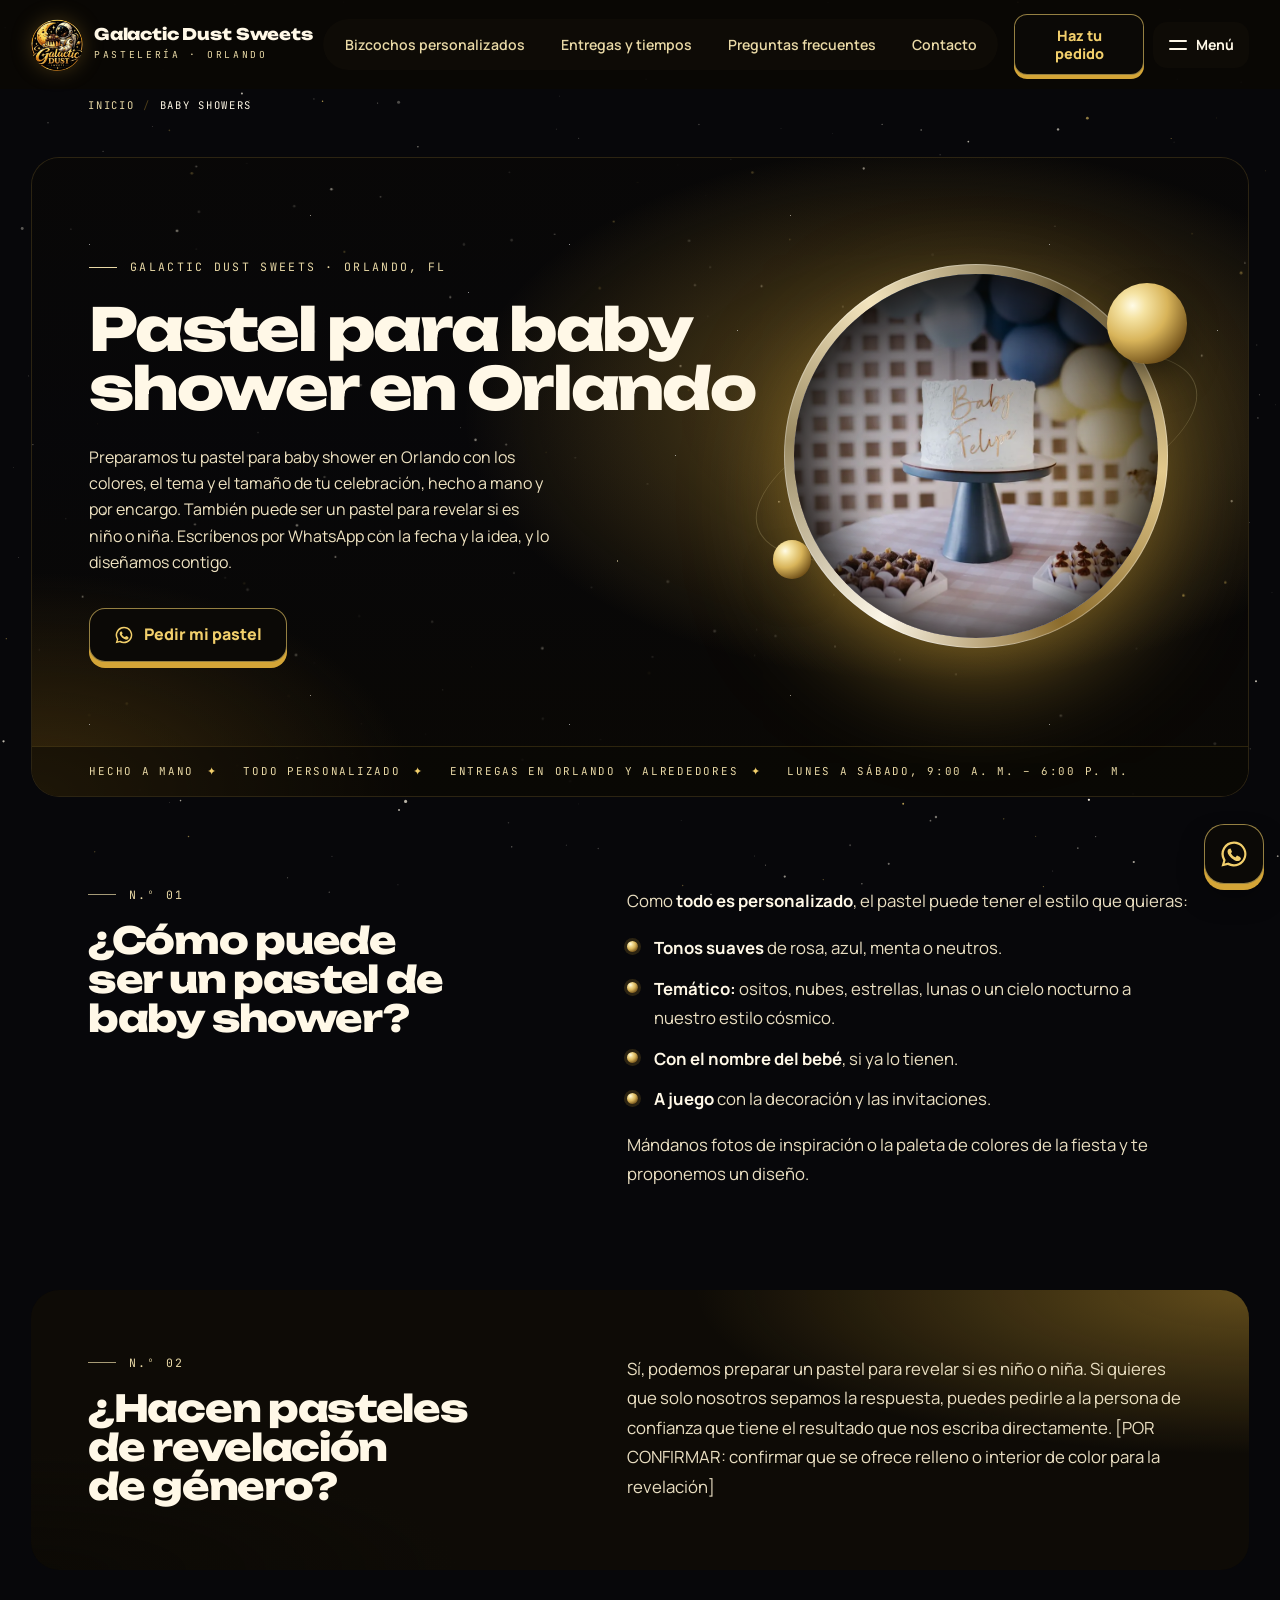
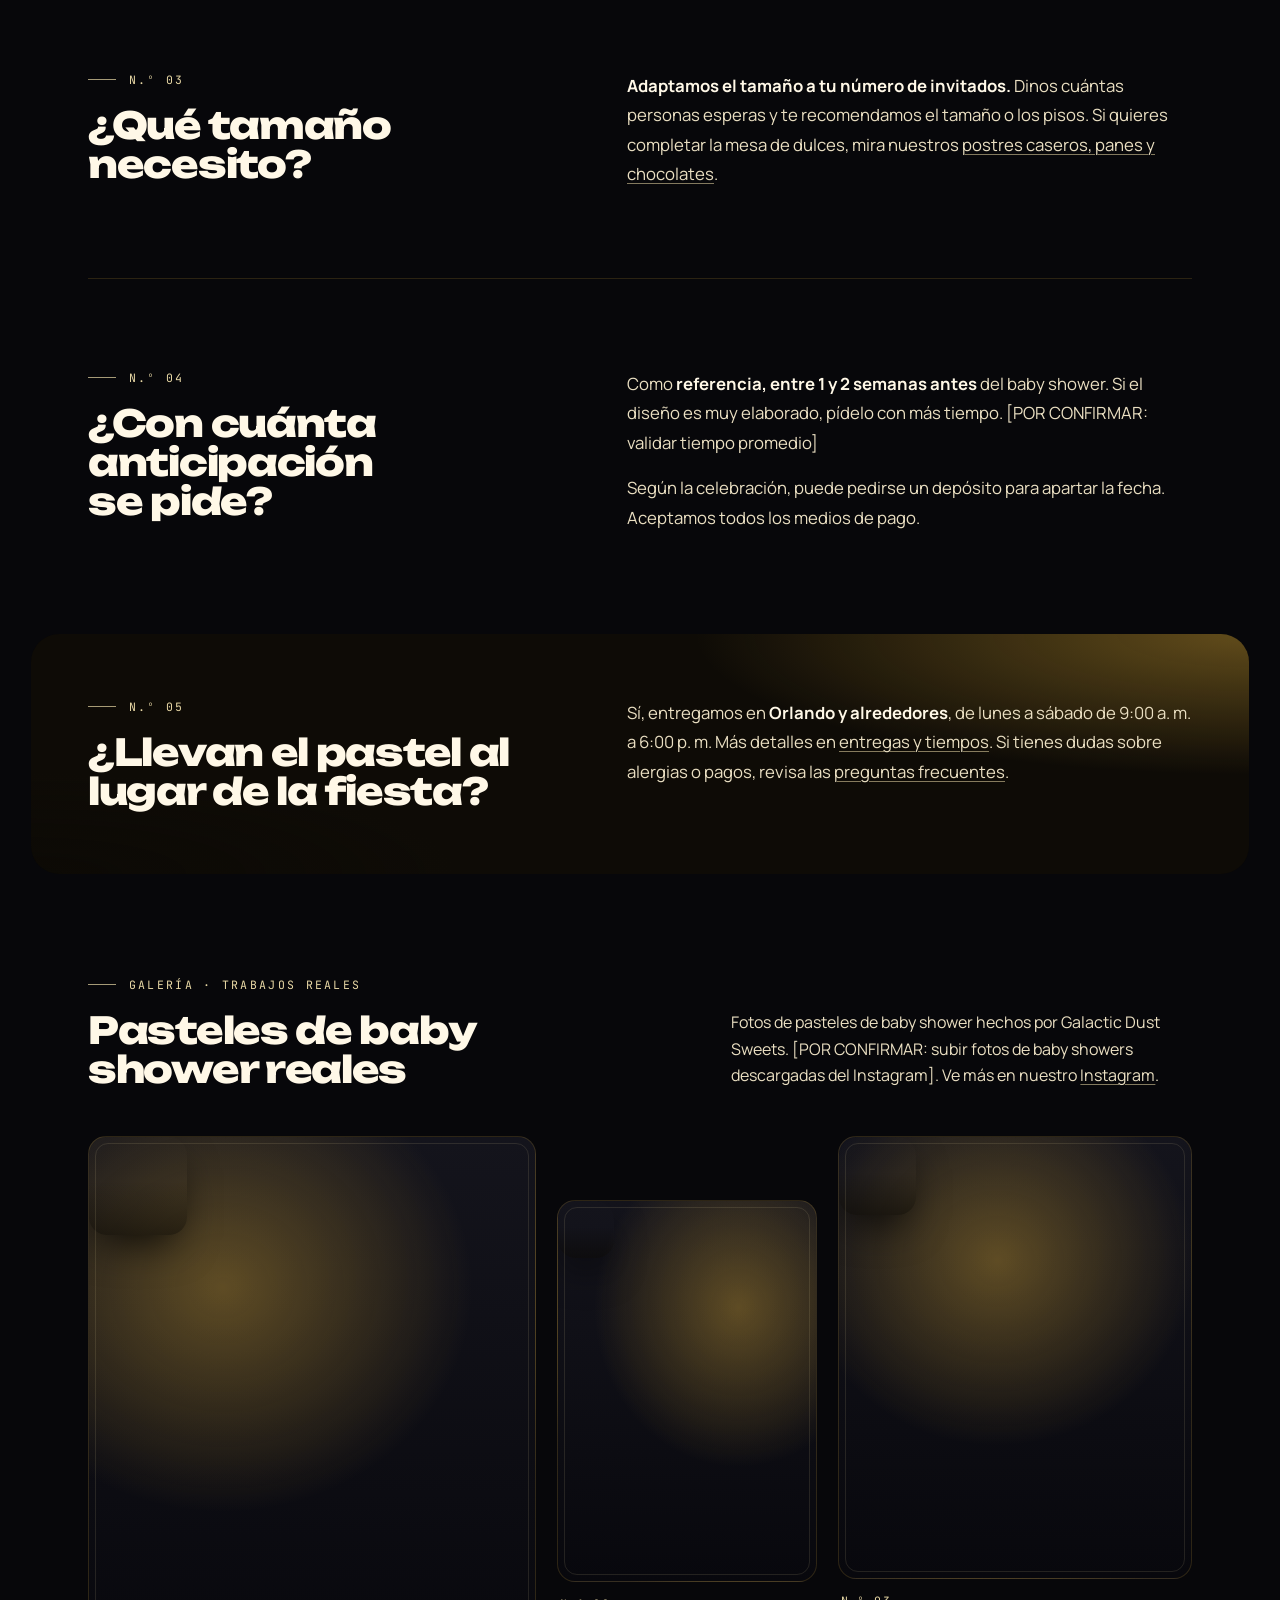
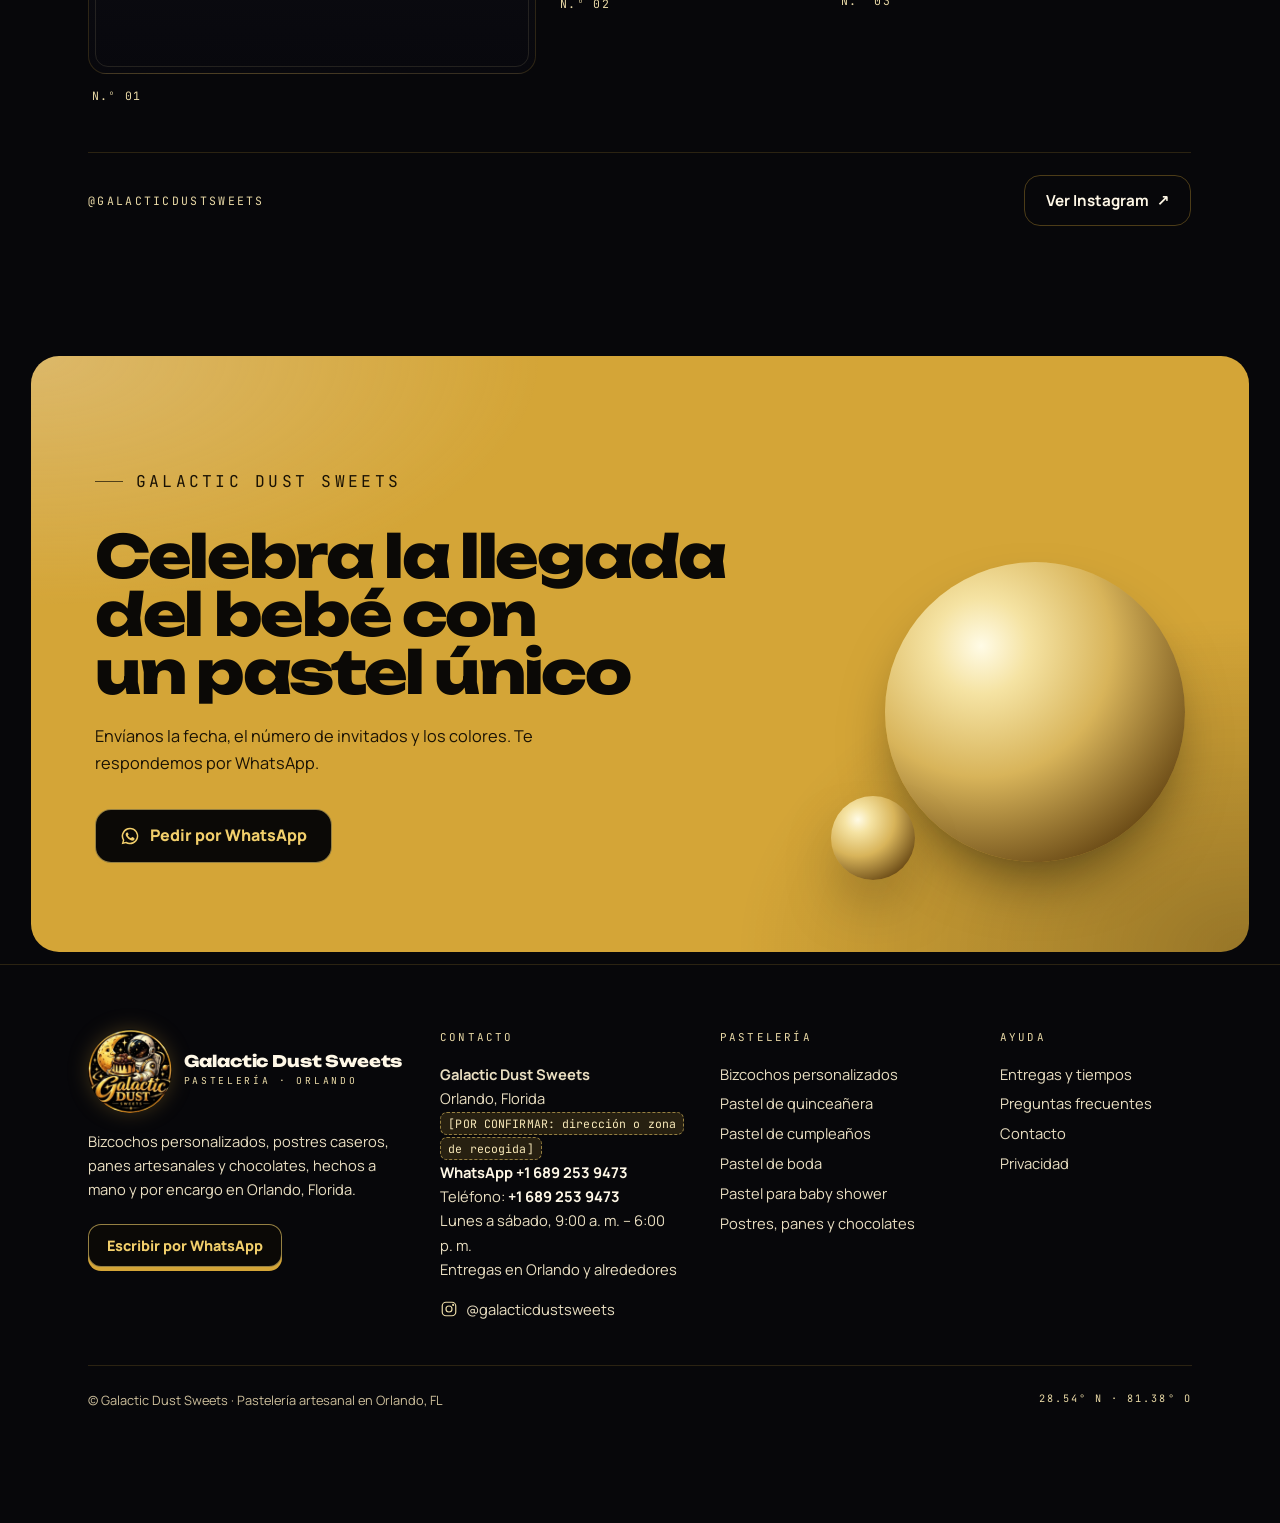
<file: pastel-baby-shower/index.html>
<!DOCTYPE html>
<html lang="es" data-motion="sutil">
<head>
<meta name="robots" content="noindex, nofollow">
<meta charset="utf-8">
<meta name="viewport" content="width=device-width, initial-scale=1">
<title>Pastel para baby shower en Orlando | Galactic Dust</title>
<meta name="description" content="Pastel para baby shower en Orlando, personalizado con tus colores y tema, también para revelación de género. Hecho a mano. Pídelo por WhatsApp.">
<link rel="canonical" href="https://example.com/pastel-baby-shower/">
<meta property="og:type" content="website"><meta property="og:title" content="Pastel para baby shower en Orlando | Galactic Dust">
<meta property="og:description" content="Pastel para baby shower en Orlando, personalizado con tus colores y tema, también para revelación de género. Hecho a mano. Pídelo por WhatsApp."><meta property="og:url" content="https://example.com/pastel-baby-shower/">
<meta property="og:locale" content="es_ES"><meta property="og:image" content="https://example.com/assets/opt/gds-catalogo-640.webp">
<meta name="twitter:card" content="summary_large_image">
<link rel="icon" href="../assets/favicon.png"><link rel="apple-touch-icon" href="../assets/favicon.png">
<link rel="preconnect" href="https://fonts.googleapis.com"><link rel="preconnect" href="https://fonts.gstatic.com" crossorigin><link href="https://fonts.googleapis.com/css2?family=Unbounded:wght@400;700;800&family=Manrope:wght@400;500;600;700;800&family=JetBrains+Mono:wght@400;500&display=swap" rel="stylesheet">

<link rel="stylesheet" href="../motion.css">
<link rel="stylesheet" href="../styles.css">
<script type="application/ld+json">
{
 "@context": "https://schema.org",
 "@graph": [
  {
   "@type": "Bakery",
   "@id": "https://example.com/#org",
   "name": "Galactic Dust Sweets",
   "url": "https://example.com/",
   "logo": "https://example.com/assets/logo.webp",
   "sameAs": [
    "https://www.instagram.com/galacticdustsweets/"
   ]
  },
  {
   "@type": "Service",
   "name": "Pastel para baby shower en Orlando",
   "serviceType": "pastel para baby shower en Orlando",
   "provider": {
    "@id": "https://example.com/#org"
   },
   "areaServed": [
    "Orlando"
   ],
   "url": "https://example.com/pastel-baby-shower/"
  },
  {
   "@type": "WebPage",
   "url": "https://example.com/pastel-baby-shower/",
   "name": "Pastel para baby shower en Orlando | Galactic Dust",
   "inLanguage": "es",
   "about": {
    "@id": "https://example.com/#org"
   }
  },
  {
   "@type": "BreadcrumbList",
   "itemListElement": [
    {
     "@type": "ListItem",
     "position": 1,
     "name": "Inicio",
     "item": "https://example.com/"
    },
    {
     "@type": "ListItem",
     "position": 2,
     "name": "Baby showers",
     "item": "https://example.com/pastel-baby-shower/"
    }
   ]
  }
 ]
}
</script>
</head>
<body>
<a class="skip-link" href="#contenido">Saltar al contenido</a>
<header class="hdr" data-shrink>
  <div class="pm-progress"></div>
  <a class="logo" href="../" aria-label="Galactic Dust Sweets, ir al inicio"><img class="logo-mark" src="../assets/logo.webp" alt="" width="52" height="52">
    <span><b>Galactic Dust Sweets</b><small>Pastelería · Orlando</small></span>
  </a>
  <nav class="pill" aria-label="Principal">
    <ul class="pill-nav"><li><a href="../">Inicio</a></li><li><a href="../pasteles-personalizados/">Bizcochos personalizados</a></li><li><a href="../pastel-de-quinceanera/">Quinceañeras</a></li><li><a href="../pastel-de-boda/">Bodas</a></li><li><a href="../pastel-de-cumpleanos/">Cumpleaños</a></li><li><a href="../pastel-baby-shower/" aria-current="page">Baby showers</a></li><li><a href="../postres-panes-chocolates/">Postres, panes y chocolates</a></li><li><a href="../entregas/">Entregas y tiempos</a></li><li><a href="../preguntas-frecuentes/">Preguntas frecuentes</a></li><li><a href="../contacto/">Contacto</a></li><li><a href="../privacidad/">Privacidad</a></li></ul>
  </nav>
  <div class="hdr-act">
    
    <a class="wa sm hdr-cta" href="https://wa.me/16892539473?text=Hola%20Galactic%20Dust%20Sweets%2C%20quiero%20hacer%20un%20pedido" target="_blank" rel="noopener" data-event="wa_header">Haz tu pedido</a>
    <button class="burger" type="button" aria-expanded="false" aria-controls="menu" aria-label="Abrir menú"><span class="bars" aria-hidden="true"><i></i><i></i></span><span class="burger-l">Menú</span></button>
  </div>
  <nav class="menu" id="menu" aria-label="Todas las páginas">
    <p class="mono menu-k">Todas las páginas</p>
    <ul><li><a href="../">Inicio</a></li><li><a href="../pasteles-personalizados/">Bizcochos personalizados</a></li><li><a href="../pastel-de-quinceanera/">Quinceañeras</a></li><li><a href="../pastel-de-boda/">Bodas</a></li><li><a href="../pastel-de-cumpleanos/">Cumpleaños</a></li><li><a href="../pastel-baby-shower/" aria-current="page">Baby showers</a></li><li><a href="../postres-panes-chocolates/">Postres, panes y chocolates</a></li><li><a href="../entregas/">Entregas y tiempos</a></li><li><a href="../preguntas-frecuentes/">Preguntas frecuentes</a></li><li><a href="../contacto/">Contacto</a></li><li><a href="../privacidad/">Privacidad</a></li></ul>
    <a class="wa" href="https://wa.me/16892539473?text=Hola%20Galactic%20Dust%20Sweets%2C%20quiero%20hacer%20un%20pedido" target="_blank" rel="noopener" data-event="wa_menu">Haz tu pedido hoy</a>
  </nav>
</header>

<nav class="pm-crumbs" aria-label="Migas de pan"><ol><li><a href="../">Inicio</a></li><li aria-current="page">Baby showers</li></ol></nav>
<main id="contenido">
<section class="blk ph"><div class="stars" aria-hidden="true"></div><div class="ph-copy"><p class="mono k">Galactic Dust Sweets · Orlando, FL</p><h1>Pastel para baby shower en Orlando</h1><div class="ctas"><a class="btn" href="https://wa.me/16892539473?text=Hola%20Galactic%20Dust%20Sweets%2C%20quiero%20cotizar%20un%20pastel%20para%20baby%20shower" data-event="cta_hero">Pedir mi pastel</a></div><div class="lede"><p>Preparamos tu pastel para baby shower en Orlando con los colores, el tema y el tamaño de tu celebración, hecho a mano y por encargo. También puede ser un pastel para revelar si es niño o niña. Escríbenos por WhatsApp con la fecha y la idea, y lo diseñamos contigo.</p></div></div><div class="port port-s"><div class="orbit" aria-hidden="true"></div><div class="ring"><div class="ring-in"><img src="../assets/opt/gds-p-baby-1280.webp" alt="ejemplo — Baby shower setup with personalized cake and decorations in soft tones." srcset="../assets/opt/gds-p-baby-640.webp 640w, ../assets/opt/gds-p-baby-1280.webp 1280w" sizes="(max-width: 768px) 100vw, 60vw" width="1280" height="854" fetchpriority="high" decoding="async"></div></div><div class="sph s1" aria-hidden="true"></div><div class="sph s2" aria-hidden="true"></div></div><ul class="ph-strip" aria-label="Lo que cumplimos"><li>Hecho a mano</li><li>Todo personalizado</li><li>Entregas en Orlando y alrededores</li><li>Lunes a sábado, 9:00 a. m. – 6:00 p. m.</li></ul></section>
<section class="sec sec-text"><div class="in t-grid"><div class="t-side" data-reveal="up"><p class="mono eyebrow secn" aria-hidden="true"></p><h2 class="t-h2">¿Cómo puede ser un pastel de baby shower?</h2></div><div class="prose" data-reveal="up"><p>Como <strong>todo es personalizado</strong>, el pastel puede tener el estilo que quieras:</p>
<ul><li><strong>Tonos suaves</strong> de rosa, azul, menta o neutros.</li><li><strong>Temático:</strong> ositos, nubes, estrellas, lunas o un cielo nocturno a nuestro estilo cósmico.</li><li><strong>Con el nombre del bebé</strong>, si ya lo tienen.</li><li><strong>A juego</strong> con la decoración y las invitaciones.</li></ul>
<p>Mándanos fotos de inspiración o la paleta de colores de la fiesta y te proponemos un diseño.</p></div></div></section>

<section class="sec sec-text"><div class="in t-grid"><div class="t-side" data-reveal="up"><p class="mono eyebrow secn" aria-hidden="true"></p><h2 class="t-h2">¿Hacen pasteles de revelación de género?</h2></div><div class="prose" data-reveal="up"><p>Sí, podemos preparar un pastel para revelar si es niño o niña. Si quieres que solo nosotros sepamos la respuesta, puedes pedirle a la persona de confianza que tiene el resultado que nos escriba directamente. [POR CONFIRMAR: confirmar que se ofrece relleno o interior de color para la revelación]</p></div></div></section>

<section class="sec sec-text"><div class="in t-grid"><div class="t-side" data-reveal="up"><p class="mono eyebrow secn" aria-hidden="true"></p><h2 class="t-h2">¿Qué tamaño necesito?</h2></div><div class="prose" data-reveal="up"><p><strong>Adaptamos el tamaño a tu número de invitados.</strong> Dinos cuántas personas esperas y te recomendamos el tamaño o los pisos. Si quieres completar la mesa de dulces, mira nuestros <a href="../postres-panes-chocolates/">postres caseros, panes y chocolates</a>.</p></div></div></section>

<section class="sec sec-text"><div class="in t-grid"><div class="t-side" data-reveal="up"><p class="mono eyebrow secn" aria-hidden="true"></p><h2 class="t-h2">¿Con cuánta anticipación se pide?</h2></div><div class="prose" data-reveal="up"><p>Como <strong>referencia, entre 1 y 2 semanas antes</strong> del baby shower. Si el diseño es muy elaborado, pídelo con más tiempo. [POR CONFIRMAR: validar tiempo promedio]</p>
<p>Según la celebración, puede pedirse un depósito para apartar la fecha. Aceptamos todos los medios de pago.</p></div></div></section>

<section class="sec sec-text"><div class="in t-grid"><div class="t-side" data-reveal="up"><p class="mono eyebrow secn" aria-hidden="true"></p><h2 class="t-h2">¿Llevan el pastel al lugar de la fiesta?</h2></div><div class="prose" data-reveal="up"><p>Sí, entregamos en <strong>Orlando y alrededores</strong>, de lunes a sábado de 9:00 a. m. a 6:00 p. m. Más detalles en <a href="../entregas/">entregas y tiempos</a>. Si tienes dudas sobre alergias o pagos, revisa las <a href="../preguntas-frecuentes/">preguntas frecuentes</a>.</p></div></div></section>

<section class="sec sec-gal"><div class="in"><div class="s-head" data-reveal="up"><div><p class="mono eyebrow">Galería · Trabajos reales</p><h2 class="t-h2">Pasteles de baby shower reales</h2></div><div class="s-body"><p>Fotos de pasteles de baby shower hechos por Galactic Dust Sweets. [POR CONFIRMAR: subir fotos de baby showers descargadas del Instagram]. Ve más en nuestro <a href="https://www.instagram.com/galacticdustsweets/">Instagram</a>.</p></div></div><ul class="wall wall-i" data-stagger></ul><div class="g-ghost" aria-hidden="true"><div class="p w"><div class="img" style="--x:30%"></div><span class="cap"><em>N.º 01</em></span></div><div class="p n off"><div class="img" style="--x:70%"></div><span class="cap"><em>N.º 02</em></span></div><div class="p"><div class="img" style="--x:45%"></div><span class="cap"><em>N.º 03</em></span></div></div><div class="g-foot" data-reveal="up"><p class="mono">@galacticdustsweets</p><a class="btn" href="https://www.instagram.com/galacticdustsweets/" target="_blank" rel="noopener">Ver Instagram <span aria-hidden="true">↗</span></a></div></div></section>

<section class="blk close close-s"><div data-reveal="up"><p class="mono eyebrow">Galactic Dust Sweets</p><h2 class="sec-h2">Celebra la llegada del bebé con un pastel único</h2><div class="close-b"><p>Envíanos la fecha, el número de invitados y los colores. Te respondemos por WhatsApp.</p></div><a class="btn" href="https://wa.me/16892539473?text=Hola%20Galactic%20Dust%20Sweets%2C%20quiero%20cotizar%20un%20pastel%20para%20baby%20shower" data-event="cta_cierre">Pedir por WhatsApp</a></div><div class="orb" aria-hidden="true"><i></i><i></i></div></section>

</main>
<footer class="ftr">
  <div class="ftr-brand">
    <a class="logo" href="../" aria-label="Galactic Dust Sweets, ir al inicio"><img class="logo-mark" src="../assets/logo.webp" alt="" width="52" height="52"><span><b>Galactic Dust Sweets</b><small>Pastelería · Orlando</small></span></a>
    <p>Bizcochos personalizados, postres caseros, panes artesanales y chocolates, hechos a mano y por encargo en Orlando, Florida.</p>
    <a class="wa sm" href="https://wa.me/16892539473?text=Hola%20Galactic%20Dust%20Sweets%2C%20quiero%20hacer%20un%20pedido" target="_blank" rel="noopener" data-event="wa_footer_btn">Escribir por WhatsApp</a>
  </div>
  <div>
    <h2>Contacto</h2>
    <address>
      <b>Galactic Dust Sweets</b><br>
      Orlando, Florida<br>
      <span class="tbd">[POR CONFIRMAR: dirección o zona de recogida]</span><br>
      <a href="https://wa.me/16892539473" target="_blank" rel="noopener" data-event="wa_footer">WhatsApp +1 689 253 9473</a><br>
      Teléfono: <a href="tel:+16892539473">+1 689 253 9473</a><br>
      Lunes a sábado, 9:00 a. m. – 6:00 p. m.<br>
      Entregas en Orlando y alrededores
    </address>
    <ul class="social">
      <li><a href="https://www.instagram.com/galacticdustsweets/" target="_blank" rel="noopener"><svg viewBox="0 0 24 24" aria-hidden="true"><rect x="3" y="3" width="18" height="18" rx="5"/><circle cx="12" cy="12" r="4"/><circle cx="17.5" cy="6.5" r=".6"/></svg>@galacticdustsweets</a></li>
    </ul>
  </div>
  <div>
    <h2>Pastelería</h2>
    <ul>
      <li><a href="../pasteles-personalizados/">Bizcochos personalizados</a></li>
      <li><a href="../pastel-de-quinceanera/">Pastel de quinceañera</a></li>
      <li><a href="../pastel-de-cumpleanos/">Pastel de cumpleaños</a></li>
      <li><a href="../pastel-de-boda/">Pastel de boda</a></li>
      <li><a href="../pastel-baby-shower/">Pastel para baby shower</a></li>
      <li><a href="../postres-panes-chocolates/">Postres, panes y chocolates</a></li>
    </ul>
  </div>
  <div>
    <h2>Ayuda</h2>
    <ul>
      <li><a href="../entregas/">Entregas y tiempos</a></li>
      <li><a href="../preguntas-frecuentes/">Preguntas frecuentes</a></li>
      <li><a href="../contacto/">Contacto</a></li>
      <li><a href="../privacidad/">Privacidad</a></li>
    </ul>
  </div>
  <div class="legal"><span>© Galactic Dust Sweets · Pastelería artesanal en Orlando, FL</span><span class="mono">28.54° N · 81.38° O</span></div>
</footer>
<a class="fab" href="https://wa.me/16892539473?text=Hola%20Galactic%20Dust%20Sweets%2C%20quiero%20hacer%20un%20pedido" target="_blank" rel="noopener" aria-label="Pedir por WhatsApp" data-event="wa_flotante"><svg viewBox="0 0 24 24" aria-hidden="true"><path d="M12 2a10 10 0 0 0-8.6 15.1L2 22l5-1.3A10 10 0 1 0 12 2zm0 18.2a8.2 8.2 0 0 1-4.2-1.2l-.3-.2-3 .8.8-2.9-.2-.3A8.2 8.2 0 1 1 12 20.2zm4.5-6.1c-.2-.1-1.5-.7-1.7-.8-.2-.1-.4-.1-.6.1l-.8 1c-.1.2-.3.2-.5.1a6.7 6.7 0 0 1-3.3-2.9c-.3-.4.2-.4.7-1.3.1-.2 0-.3 0-.4l-.8-1.8c-.2-.5-.4-.4-.6-.4h-.5a1 1 0 0 0-.7.3 3 3 0 0 0-.9 2.2 5.2 5.2 0 0 0 1.1 2.7 11.8 11.8 0 0 0 4.5 4c1.7.7 2.3.8 3.2.6.5-.1 1.5-.6 1.7-1.2.2-.6.2-1.1.2-1.2-.1-.1-.3-.2-.5-.3z"/></svg></a>

<script>(function(){
  var $=function(id){return document.getElementById(id)};
  var WA='https://wa.me/16892539473?text=';

  /* Menú (móvil y panel de todas las páginas) */
  var h=document.querySelector('.hdr'),b=h&&h.querySelector('.burger'),mn=$('menu');
  function setMenu(o){if(!h||!b)return;h.classList.toggle('is-open',o);b.setAttribute('aria-expanded',o?'true':'false');b.setAttribute('aria-label',o?'Cerrar menú':'Abrir menú');document.documentElement.classList.toggle('menu-open',o&&window.innerWidth<760);}
  if(b&&mn){
    b.addEventListener('click',function(e){e.stopPropagation();setMenu(!h.classList.contains('is-open'))});
    mn.addEventListener('click',function(e){if(e.target.closest('a'))setMenu(false)});
    document.addEventListener('click',function(e){if(h.classList.contains('is-open')&&!mn.contains(e.target))setMenu(false)});
    document.addEventListener('keydown',function(e){if(e.key==='Escape'&&h.classList.contains('is-open')){setMenu(false);b.focus()}});
  }

  /* Medición: un evento por botón de WhatsApp (data-event) */
  document.addEventListener('click',function(e){
    var a=e.target.closest('a[href*="wa.me"]');if(!a)return;
    var ev=a.getAttribute('data-event')||'wa_enlace';
    (window.dataLayer=window.dataLayer||[]).push({event:'whatsapp_click',wa_origen:ev});
    if(typeof window.gtag==='function')window.gtag('event','whatsapp_click',{wa_origen:ev});
  });

  /* Configurador: anticipación mínima por evento [POR CONFIRMAR: días reales] */
  var f=$('cfg');
  if(f&&$('cal-g')){
    var lead={'Quinceañera':21,'Boda':21,'Cumpleaños':7,'Baby shower':7,'Otro':7};
    var view,picked=null,today=new Date();today.setHours(0,0,0,0);
    var ev=function(){var r=f.querySelector('input[name=ev]:checked');return r?r.value:'Otro'};
    var minDate=function(){var m=new Date(today);m.setDate(m.getDate()+(lead[ev()]||7));return m};
    var fmt=function(d,o){return d.toLocaleDateString('es-US',o)};
    var cal=function(){
      var min=minDate(),g=$('cal-g');g.innerHTML='';
      if(picked&&picked<min)picked=null;
      var m=fmt(view,{month:'long'});
      $('cal-m').innerHTML=m.charAt(0).toUpperCase()+m.slice(1)+' <span>'+view.getFullYear()+'</span>';
      $('cal-p').disabled=view.getFullYear()*12+view.getMonth()<=today.getFullYear()*12+today.getMonth();
      var first=(view.getDay()+6)%7,days=new Date(view.getFullYear(),view.getMonth()+1,0).getDate();
      for(var i=0;i<first;i++)g.appendChild(document.createElement('span'));
      for(var d=1;d<=days;d++){
        var dt=new Date(view.getFullYear(),view.getMonth(),d),bt=document.createElement('button');
        bt.type='button';bt.textContent=d;
        var off=dt<min||dt.getDay()===0;
        bt.disabled=off;bt.setAttribute('aria-label',fmt(dt,{weekday:'long',day:'numeric',month:'long'})+(off?' (no disponible)':''));
        if(+dt===+today)bt.className='today';
        if(picked&&+dt===+picked){bt.className+=' on';bt.setAttribute('aria-pressed','true')}
        (function(x){bt.onclick=function(){picked=x;cal();upd()}})(dt);
        g.appendChild(bt);
      }
      $('hint').textContent='Para '+ev().toLowerCase()+': fechas desde el '+fmt(min,{day:'numeric',month:'long'})+'. Los domingos no hay entregas.';
    };
    var upd=function(){
      var t='Hola Galactic Dust Sweets, quiero cotizar un bizcocho personalizado.\n• Evento: '+ev()+
        '\n• Personas: '+($('pp').value||'—')+'\n• Sabor: '+($('sa').value||'—')+'\n• Relleno: '+($('re').value||'—')+
        '\n• Fecha: '+(picked?fmt(picked,{weekday:'long',day:'numeric',month:'long'}):'—');
      $('msg').textContent=t;$('send').href=WA+encodeURIComponent(t);$('txt').value=t;
    };
    var jump=function(){var min=minDate(),end=new Date(min.getFullYear(),min.getMonth()+1,0);view=new Date(min.getFullYear(),min.getMonth()+((end-min)/864e5<6?1:0),1)};
    $('cal-p').onclick=function(){view.setMonth(view.getMonth()-1);cal()};
    $('cal-n').onclick=function(){view.setMonth(view.getMonth()+1);cal()};
    f.querySelectorAll('input').forEach(function(i){i.addEventListener('input',upd);i.addEventListener('change',function(){if(i.name==='ev')jump();cal();upd()})});
    f.addEventListener('submit',function(e){e.preventDefault();window.open($('send').href,'_blank','noopener')});
    jump();cal();upd();
  }

  /* Galería: «Quiero uno así» con el número de obra + filtros */
  document.querySelectorAll('.wall .p').forEach(function(p){
    var em=p.querySelector('.cap em'),bb=p.querySelector('.cap b');if(!em||!bb)return;
    var n=em.textContent,c=bb.textContent,a=document.createElement('a');
    a.className='ask';a.textContent='Quiero uno así →';a.setAttribute('data-event','wa_obra_'+n.replace(/\D/g,''));
    a.href=WA+encodeURIComponent('Hola Galactic Dust Sweets, me gustó la obra '+n+' ('+c+') y quiero uno así.');
    a.target='_blank';a.rel='noopener';
    a.setAttribute('aria-label','Pedir por WhatsApp un bizcocho como la obra '+n);
    p.querySelector('.cap').appendChild(a);
  });
  document.querySelectorAll('.filters button').forEach(function(bt){bt.addEventListener('click',function(){
    var k=bt.getAttribute('data-f');
    document.querySelectorAll('.filters button').forEach(function(x){x.setAttribute('aria-pressed',x===bt?'true':'false')});
    document.querySelectorAll('.wall .p').forEach(function(p){p.classList.toggle('hide',k!=='all'&&p.getAttribute('data-c')!==k)});
  })});
})();

/* Espacio en movimiento (portada y cabeceras): estrellas que titilan y derivan + cupcakes fugaces con estela dorada.
   Se pausa fuera de pantalla o con la pestaña oculta; quieto con «reducir movimiento» y en capturas (?pm=static). */
(function(){
  var still=/[?&]pm=static\b/.test(location.search)||(window.matchMedia&&matchMedia('(prefers-reduced-motion: reduce)').matches);
  var hosts=document.querySelectorAll('.hero,.ph');
  document.querySelectorAll('.hero-video').forEach(function(v){if(still){v.removeAttribute('autoplay');v.pause();}else{var p=v.play();if(p&&p.catch)p.catch(function(){});}});
  if(!hosts.length||!document.createElement('canvas').getContext)return;
  hosts.forEach(function(host){
    var cv=document.createElement('canvas');cv.className='spacefx';cv.setAttribute('aria-hidden','true');host.insertBefore(cv,host.firstChild);
    var ctx=cv.getContext('2d'),W=0,H=0,dpr=Math.min(2,window.devicePixelRatio||1),stars=[],cups=[],dust=[],on=false,t0=0,next=1800;
    function size(){
      var r=host.getBoundingClientRect();W=Math.max(1,r.width);H=Math.max(1,r.height);
      cv.width=Math.round(W*dpr);cv.height=Math.round(H*dpr);ctx.setTransform(dpr,0,0,dpr,0,0);
      var n=Math.min(260,Math.round(W*H/4800));stars=[];
      for(var i=0;i<n;i++)stars.push({x:Math.random()*W,y:Math.random()*H,r:Math.random()*1.25+.25,z:Math.random()*.85+.15,t:Math.random()*6.283,s:Math.random()*1.4+.4,g:Math.random()<.2});
    }
    function cupcake(x,y,k){ // cupcake de la marca: capacillo dorado, betún de chocolate y esfera dorada
      ctx.save();ctx.translate(x,y);ctx.scale(k,k);
      var w=ctx.createLinearGradient(-9,0,9,0);w.addColorStop(0,'#9a6b1c');w.addColorStop(.5,'#f2cf6b');w.addColorStop(1,'#a8761f');
      ctx.fillStyle=w;ctx.beginPath();ctx.moveTo(-9,0);ctx.lineTo(9,0);ctx.lineTo(6.5,11);ctx.lineTo(-6.5,11);ctx.closePath();ctx.fill();
      ctx.strokeStyle='rgba(90,60,12,.55)';ctx.lineWidth=.8;
      for(var i=-6;i<=6;i+=3){ctx.beginPath();ctx.moveTo(i,1);ctx.lineTo(i*.72,10.5);ctx.stroke();}
      var f=ctx.createRadialGradient(-3,-7,1,0,-4,11);f.addColorStop(0,'#8a5a32');f.addColorStop(1,'#3e2412');
      ctx.fillStyle=f;ctx.beginPath();ctx.arc(-5,-1.5,4.6,0,6.283);ctx.arc(5,-1.5,4.6,0,6.283);ctx.arc(0,-4.5,6,0,6.283);ctx.arc(0,-9.5,3.6,0,6.283);ctx.fill();
      var b=ctx.createRadialGradient(-1,-15,.3,0,-14,3.4);b.addColorStop(0,'#fffbe6');b.addColorStop(.45,'#f2cf6b');b.addColorStop(1,'#8a6a2a');
      ctx.fillStyle=b;ctx.beginPath();ctx.arc(0,-14,3.2,0,6.283);ctx.fill();
      ctx.restore();
    }
    function spawn(){
      var k=1.1+Math.random()*.8,sp=330+Math.random()*220,ang=(148+Math.random()*16)*Math.PI/180; // hacia abajo a la izquierda
      cups.push({x:W*(.35+Math.random()*.75),y:-30-Math.random()*H*.15,vx:Math.cos(ang)*sp,vy:-Math.sin(ang)*sp*-1,k:k,life:0});
    }
    function frame(ts){
      if(!on)return;
      var dt=Math.min(.05,(ts-(t0||ts))/1000);t0=ts;
      ctx.clearRect(0,0,W,H);
      for(var i=0;i<stars.length;i++){var s=stars[i];
        s.x-=s.z*7*dt;if(s.x<-2)s.x=W+2;s.t+=s.s*dt;
        var a=.25+.75*Math.abs(Math.sin(s.t));ctx.globalAlpha=a*s.z;
        ctx.fillStyle=s.g?'#f2cf6b':'#fff8e7';ctx.beginPath();ctx.arc(s.x,s.y,s.r,0,6.283);ctx.fill();}
      ctx.globalAlpha=1;
      next-=dt*1000;if(next<=0){spawn();next=3000+Math.random()*4000;}
      for(var j=cups.length-1;j>=0;j--){var c=cups[j];c.x+=c.vx*dt;c.y+=c.vy*dt;c.life+=dt;
        var len=Math.hypot(c.vx,c.vy),ux=c.vx/len,uy=c.vy/len,tail=150*c.k;
        var sx=c.x-ux*12*c.k,sy=c.y-uy*12*c.k; // la estela nace en el borde del cupcake
        var g=ctx.createLinearGradient(sx,sy,sx-ux*tail,sy-uy*tail);g.addColorStop(0,'rgba(242,207,107,.7)');g.addColorStop(1,'rgba(242,207,107,0)');
        ctx.strokeStyle=g;ctx.lineWidth=3.2*c.k;ctx.lineCap='round';ctx.beginPath();ctx.moveTo(sx,sy);ctx.lineTo(sx-ux*tail,sy-uy*tail);ctx.stroke();
        if(Math.random()<.6)dust.push({x:c.x-ux*8,y:c.y-uy*8,vx:(Math.random()-.5)*30,vy:(Math.random()-.5)*30,a:1});
        cupcake(c.x,c.y,c.k);
        if(c.x<-80||c.y>H+80)cups.splice(j,1);}
      for(var d=dust.length-1;d>=0;d--){var p=dust[d];p.x+=p.vx*dt;p.y+=p.vy*dt;p.a-=dt*1.6;
        if(p.a<=0){dust.splice(d,1);continue;}ctx.globalAlpha=p.a;ctx.fillStyle='#ffe7a1';ctx.fillRect(p.x,p.y,1.6,1.6);}
      ctx.globalAlpha=1;
      requestAnimationFrame(frame);
    }
    function start(){if(on||still)return;on=true;t0=0;requestAnimationFrame(frame);}
    function stop(){on=false;}
    size();
    if(still){ // imagen fija: solo las estrellas
      for(var i=0;i<stars.length;i++){var s=stars[i];ctx.globalAlpha=.5*s.z+.2;ctx.fillStyle=s.g?'#f2cf6b':'#fff8e7';ctx.beginPath();ctx.arc(s.x,s.y,s.r,0,6.283);ctx.fill();}
      ctx.globalAlpha=1;return;
    }
    var vis=true;
    if('IntersectionObserver' in window)new IntersectionObserver(function(e){vis=e[0].isIntersecting;vis&&!document.hidden?start():stop();}).observe(host);
    document.addEventListener('visibilitychange',function(){document.hidden?stop():(vis&&start());});
    var rz;addEventListener('resize',function(){clearTimeout(rz);rz=setTimeout(size,200);});
    start();
  });
})();

/* Viaje espacial en toda la página: campo de estrellas fijo con 3 profundidades que se desplazan al hacer scroll
   (paralaje), titilan suave y de vez en cuando cruza una estrella fugaz. Detrás de todo, sin tapar el contenido.
   Con «reducir movimiento» o ?pm=static se dibuja una vez, quieto. */
(function(){
  var cv=document.createElement('canvas');if(!cv.getContext)return;
  cv.className='cosmos';cv.setAttribute('aria-hidden','true');document.body.insertBefore(cv,document.body.firstChild);
  var still=/[?&]pm=static\b/.test(location.search)||(window.matchMedia&&matchMedia('(prefers-reduced-motion: reduce)').matches);
  var ctx=cv.getContext('2d'),W,H,dpr=Math.min(2,window.devicePixelRatio||1),stars=[],shoot=null,nextShoot=4000,last=0;
  var layers=[{k:.04,n:1/5200,r:[.3,.8],a:.55},{k:.10,n:1/14000,r:[.6,1.2],a:.75},{k:.2,n:1/42000,r:[1,1.7],a:.95}];
  function size(){
    W=innerWidth;H=innerHeight;cv.width=Math.round(W*dpr);cv.height=Math.round(H*dpr);ctx.setTransform(dpr,0,0,dpr,0,0);
    stars=[];layers.forEach(function(L,li){var n=Math.round(W*H*L.n*(W<700?.8:1));
      for(var i=0;i<n;i++)stars.push({x:Math.random()*W,y:Math.random()*H*1.0,r:L.r[0]+Math.random()*(L.r[1]-L.r[0]),l:li,t:Math.random()*6.28,s:.4+Math.random()*1.2,g:Math.random()<.18});});
  }
  function draw(now){
    var y=window.scrollY||0;ctx.clearRect(0,0,W,H);
    for(var i=0;i<stars.length;i++){var s=stars[i],L=layers[s.l];
      var py=((s.y-y*L.k)%H+H)%H,tw=still?1:.65+.35*Math.sin(s.t+now/1000*s.s);
      ctx.globalAlpha=L.a*tw;ctx.fillStyle=s.g?'#F2CF6B':'#FFF8E7';
      ctx.beginPath();ctx.arc(s.x,py,s.r,0,6.283);ctx.fill();}
    if(shoot){var p=(now-shoot.t0)/shoot.d;
      if(p>=1)shoot=null;else{var hx=shoot.x+shoot.vx*p,hy=shoot.y+shoot.vy*p,len=120;
        var g=ctx.createLinearGradient(hx,hy,hx-shoot.vx/Math.hypot(shoot.vx,shoot.vy)*len,hy-shoot.vy/Math.hypot(shoot.vx,shoot.vy)*len);
        g.addColorStop(0,'rgba(242,207,107,.9)');g.addColorStop(1,'rgba(242,207,107,0)');
        ctx.globalAlpha=Math.sin(p*3.1416);ctx.strokeStyle=g;ctx.lineWidth=1.4;ctx.beginPath();ctx.moveTo(hx,hy);
        ctx.lineTo(hx-shoot.vx/Math.hypot(shoot.vx,shoot.vy)*len,hy-shoot.vy/Math.hypot(shoot.vx,shoot.vy)*len);ctx.stroke();}}
    ctx.globalAlpha=1;
  }
  function loop(now){
    if(!document.hidden){
      if(!shoot&&now-last>nextShoot){last=now;nextShoot=6000+Math.random()*7000;
        shoot={x:W*(.3+Math.random()*.7),y:H*Math.random()*.4,vx:-(W*.45),vy:H*.28,t0:now,d:1400};}
      draw(now);}
    requestAnimationFrame(loop);
  }
  size();addEventListener('resize',function(){size();if(still)draw(0);});
  if(still){draw(0);addEventListener('scroll',function(){draw(0);},{passive:true});}else requestAnimationFrame(loop);
})();
</script>
<script src="../motion.js" defer></script>
</body>
</html>
</file>
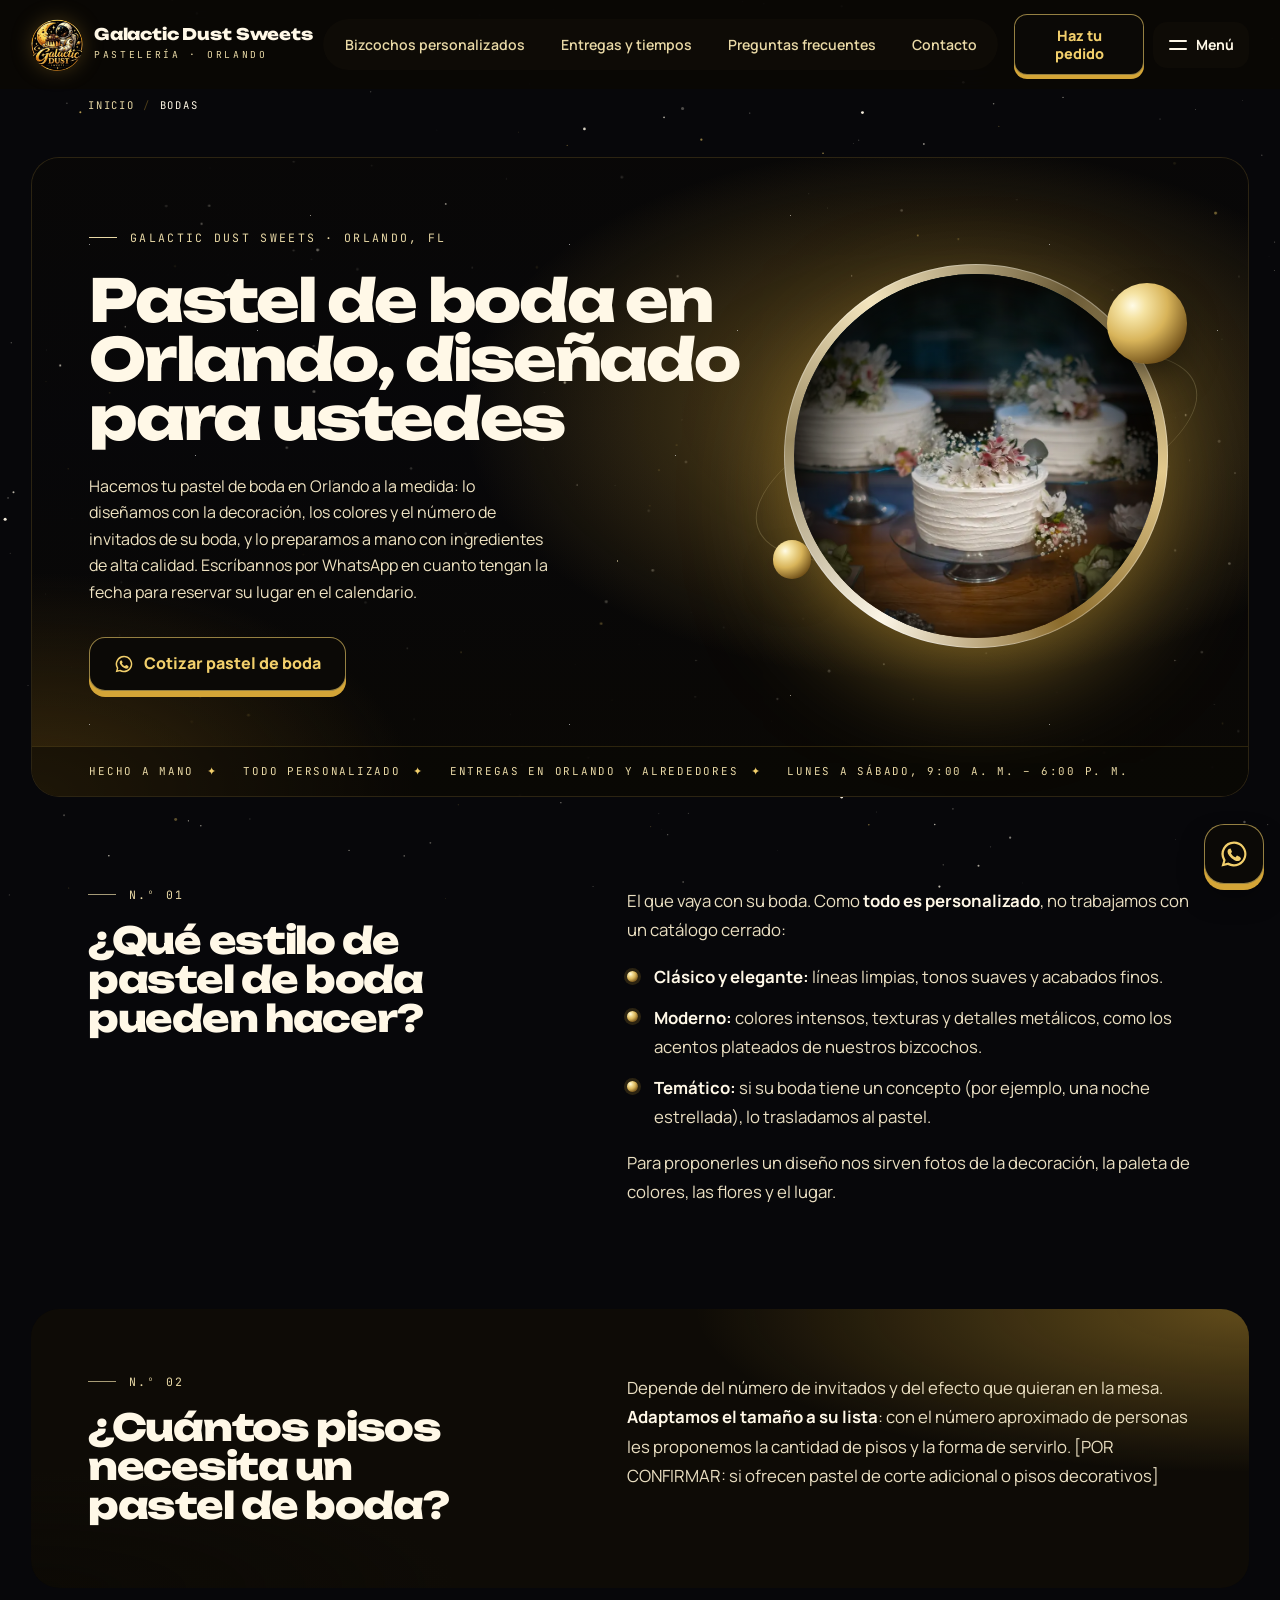
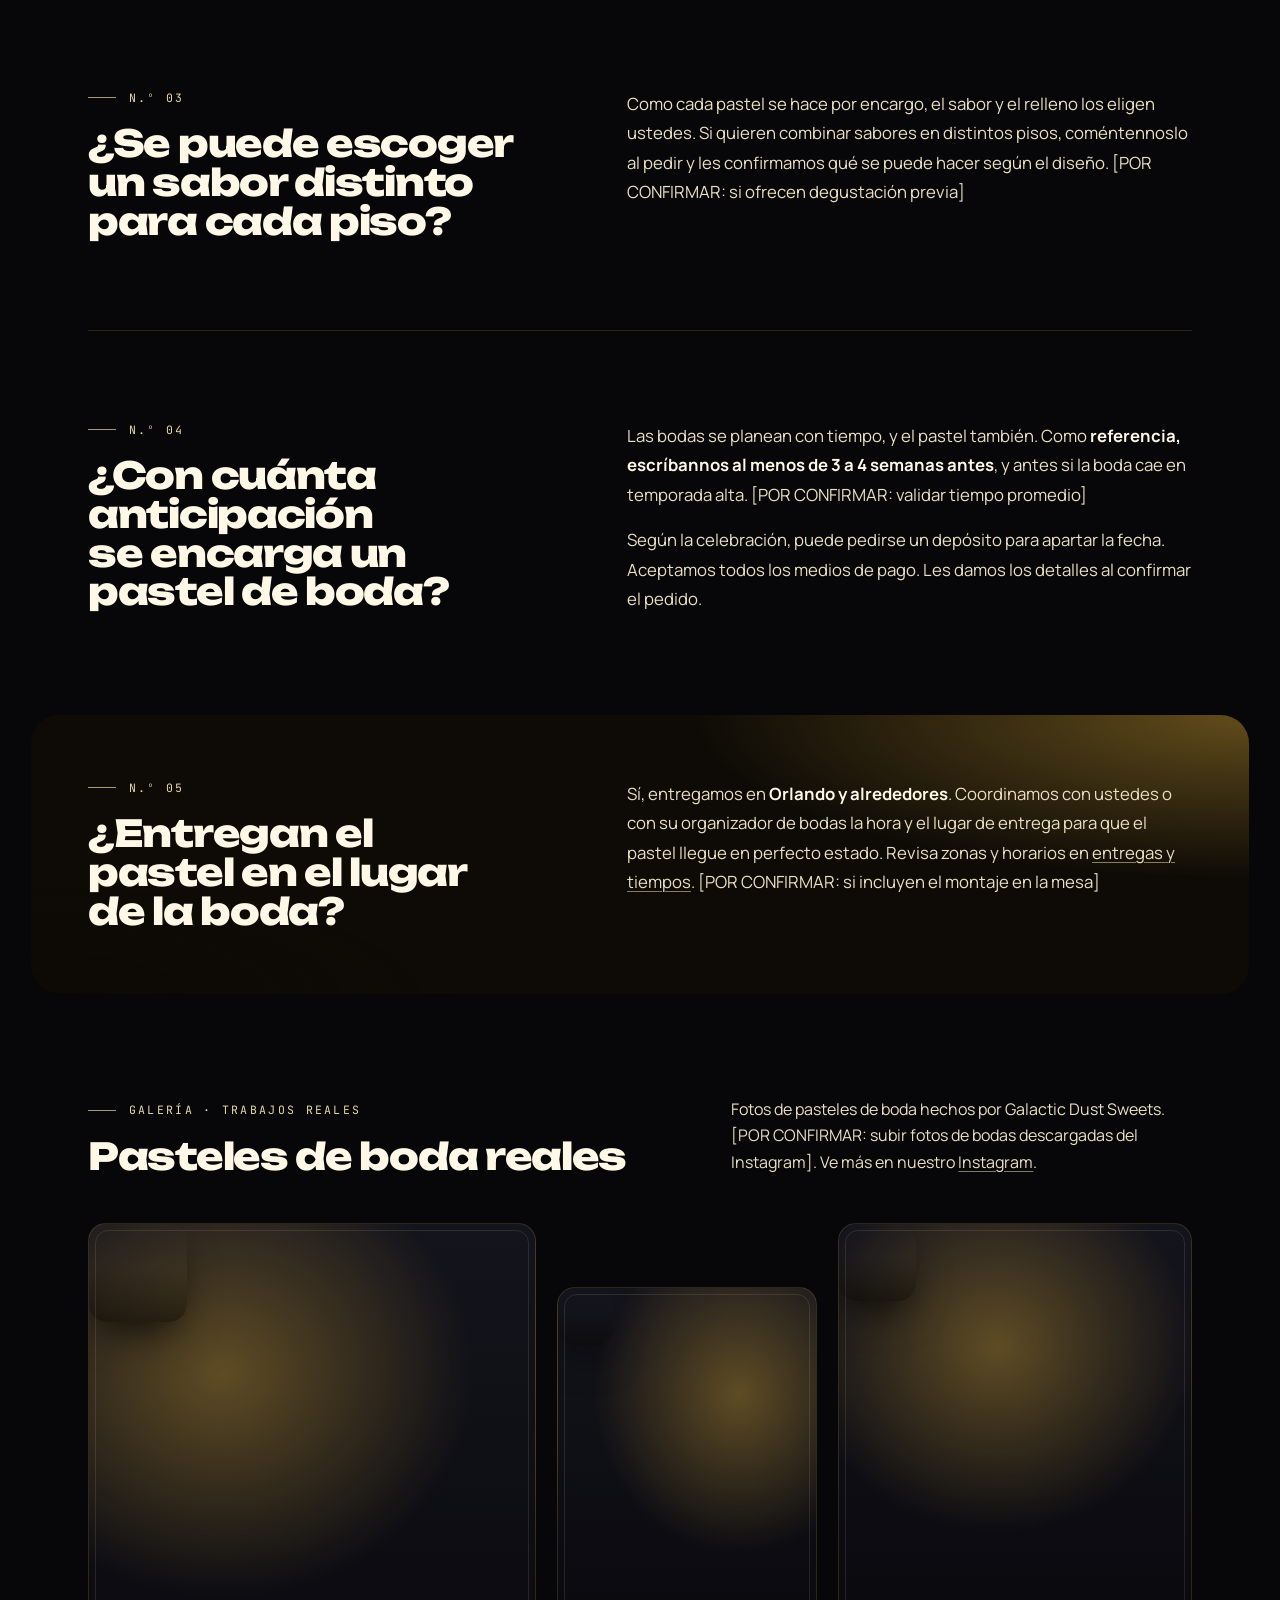
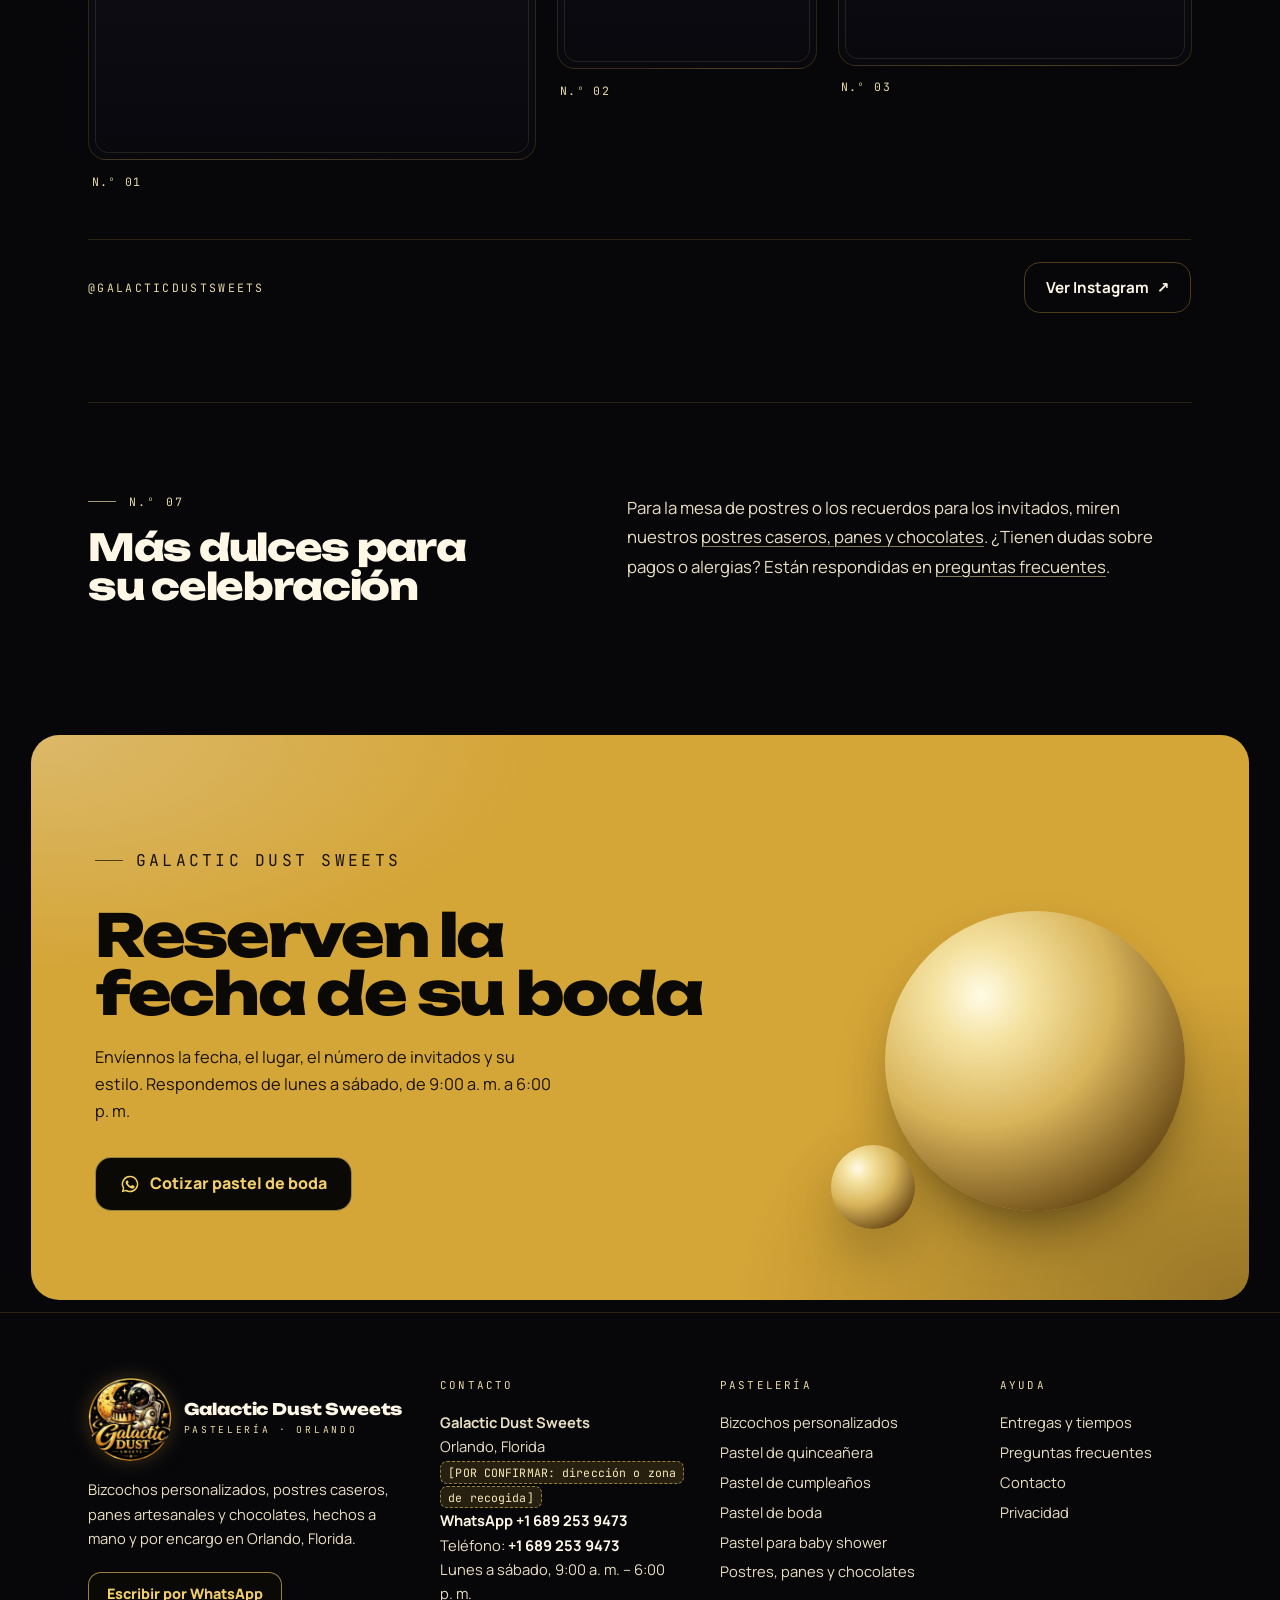
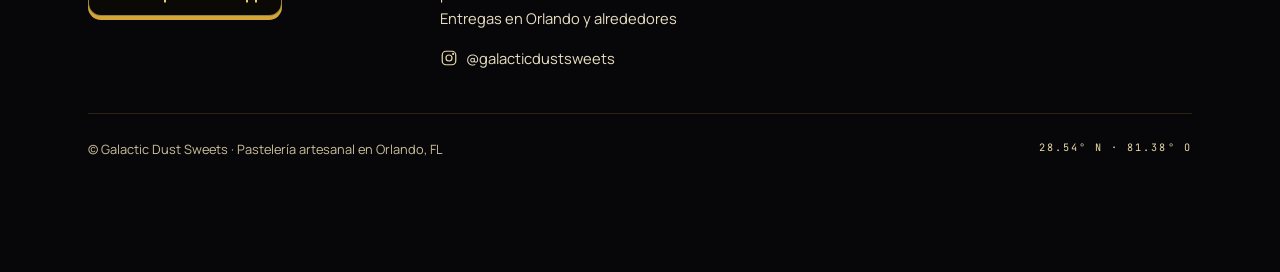
<file: pastel-de-boda/index.html>
<!DOCTYPE html>
<html lang="es" data-motion="sutil">
<head>
<meta name="robots" content="noindex, nofollow">
<meta charset="utf-8">
<meta name="viewport" content="width=device-width, initial-scale=1">
<title>Pastel de boda en Orlando | Galactic Dust Sweets</title>
<meta name="description" content="Pastel de boda en Orlando diseñado para tu celebración y hecho a mano con ingredientes de alta calidad. Elige estilo, pisos y sabor. Cotiza por WhatsApp.">
<link rel="canonical" href="https://example.com/pastel-de-boda/">
<meta property="og:type" content="website"><meta property="og:title" content="Pastel de boda en Orlando | Galactic Dust Sweets">
<meta property="og:description" content="Pastel de boda en Orlando diseñado para tu celebración y hecho a mano con ingredientes de alta calidad. Elige estilo, pisos y sabor. Cotiza por WhatsApp."><meta property="og:url" content="https://example.com/pastel-de-boda/">
<meta property="og:locale" content="es_ES"><meta property="og:image" content="https://example.com/assets/opt/gds-catalogo-640.webp">
<meta name="twitter:card" content="summary_large_image">
<link rel="icon" href="../assets/favicon.png"><link rel="apple-touch-icon" href="../assets/favicon.png">
<link rel="preconnect" href="https://fonts.googleapis.com"><link rel="preconnect" href="https://fonts.gstatic.com" crossorigin><link href="https://fonts.googleapis.com/css2?family=Unbounded:wght@400;700;800&family=Manrope:wght@400;500;600;700;800&family=JetBrains+Mono:wght@400;500&display=swap" rel="stylesheet">

<link rel="stylesheet" href="../motion.css">
<link rel="stylesheet" href="../styles.css">
<script type="application/ld+json">
{
 "@context": "https://schema.org",
 "@graph": [
  {
   "@type": "Bakery",
   "@id": "https://example.com/#org",
   "name": "Galactic Dust Sweets",
   "url": "https://example.com/",
   "logo": "https://example.com/assets/logo.webp",
   "sameAs": [
    "https://www.instagram.com/galacticdustsweets/"
   ]
  },
  {
   "@type": "Service",
   "name": "Pastel de boda en Orlando, diseñado para ustedes",
   "serviceType": "pastel de boda en Orlando",
   "provider": {
    "@id": "https://example.com/#org"
   },
   "areaServed": [
    "Orlando"
   ],
   "url": "https://example.com/pastel-de-boda/"
  },
  {
   "@type": "WebPage",
   "url": "https://example.com/pastel-de-boda/",
   "name": "Pastel de boda en Orlando | Galactic Dust Sweets",
   "inLanguage": "es",
   "about": {
    "@id": "https://example.com/#org"
   }
  },
  {
   "@type": "BreadcrumbList",
   "itemListElement": [
    {
     "@type": "ListItem",
     "position": 1,
     "name": "Inicio",
     "item": "https://example.com/"
    },
    {
     "@type": "ListItem",
     "position": 2,
     "name": "Bodas",
     "item": "https://example.com/pastel-de-boda/"
    }
   ]
  }
 ]
}
</script>
</head>
<body>
<a class="skip-link" href="#contenido">Saltar al contenido</a>
<header class="hdr" data-shrink>
  <div class="pm-progress"></div>
  <a class="logo" href="../" aria-label="Galactic Dust Sweets, ir al inicio"><img class="logo-mark" src="../assets/logo.webp" alt="" width="52" height="52">
    <span><b>Galactic Dust Sweets</b><small>Pastelería · Orlando</small></span>
  </a>
  <nav class="pill" aria-label="Principal">
    <ul class="pill-nav"><li><a href="../">Inicio</a></li><li><a href="../pasteles-personalizados/">Bizcochos personalizados</a></li><li><a href="../pastel-de-quinceanera/">Quinceañeras</a></li><li><a href="../pastel-de-boda/" aria-current="page">Bodas</a></li><li><a href="../pastel-de-cumpleanos/">Cumpleaños</a></li><li><a href="../pastel-baby-shower/">Baby showers</a></li><li><a href="../postres-panes-chocolates/">Postres, panes y chocolates</a></li><li><a href="../entregas/">Entregas y tiempos</a></li><li><a href="../preguntas-frecuentes/">Preguntas frecuentes</a></li><li><a href="../contacto/">Contacto</a></li><li><a href="../privacidad/">Privacidad</a></li></ul>
  </nav>
  <div class="hdr-act">
    
    <a class="wa sm hdr-cta" href="https://wa.me/16892539473?text=Hola%20Galactic%20Dust%20Sweets%2C%20quiero%20hacer%20un%20pedido" target="_blank" rel="noopener" data-event="wa_header">Haz tu pedido</a>
    <button class="burger" type="button" aria-expanded="false" aria-controls="menu" aria-label="Abrir menú"><span class="bars" aria-hidden="true"><i></i><i></i></span><span class="burger-l">Menú</span></button>
  </div>
  <nav class="menu" id="menu" aria-label="Todas las páginas">
    <p class="mono menu-k">Todas las páginas</p>
    <ul><li><a href="../">Inicio</a></li><li><a href="../pasteles-personalizados/">Bizcochos personalizados</a></li><li><a href="../pastel-de-quinceanera/">Quinceañeras</a></li><li><a href="../pastel-de-boda/" aria-current="page">Bodas</a></li><li><a href="../pastel-de-cumpleanos/">Cumpleaños</a></li><li><a href="../pastel-baby-shower/">Baby showers</a></li><li><a href="../postres-panes-chocolates/">Postres, panes y chocolates</a></li><li><a href="../entregas/">Entregas y tiempos</a></li><li><a href="../preguntas-frecuentes/">Preguntas frecuentes</a></li><li><a href="../contacto/">Contacto</a></li><li><a href="../privacidad/">Privacidad</a></li></ul>
    <a class="wa" href="https://wa.me/16892539473?text=Hola%20Galactic%20Dust%20Sweets%2C%20quiero%20hacer%20un%20pedido" target="_blank" rel="noopener" data-event="wa_menu">Haz tu pedido hoy</a>
  </nav>
</header>

<nav class="pm-crumbs" aria-label="Migas de pan"><ol><li><a href="../">Inicio</a></li><li aria-current="page">Bodas</li></ol></nav>
<main id="contenido">
<section class="blk ph"><div class="stars" aria-hidden="true"></div><div class="ph-copy"><p class="mono k">Galactic Dust Sweets · Orlando, FL</p><h1>Pastel de boda en Orlando, diseñado para ustedes</h1><div class="ctas"><a class="btn" href="https://wa.me/16892539473?text=Hola%20Galactic%20Dust%20Sweets%2C%20quiero%20cotizar%20un%20pastel%20de%20boda" data-event="cta_hero">Cotizar pastel de boda</a></div><div class="lede"><p>Hacemos tu pastel de boda en Orlando a la medida: lo diseñamos con la decoración, los colores y el número de invitados de su boda, y lo preparamos a mano con ingredientes de alta calidad. Escríbannos por WhatsApp en cuanto tengan la fecha para reservar su lugar en el calendario.</p></div></div><div class="port port-s"><div class="orbit" aria-hidden="true"></div><div class="ring"><div class="ring-in"><img src="../assets/opt/gds-p-boda-1280.webp" alt="ejemplo — Delicate white cakes with floral decorations, perfect for weddings or special occasions." srcset="../assets/opt/gds-p-boda-640.webp 640w, ../assets/opt/gds-p-boda-1280.webp 1280w" sizes="(max-width: 768px) 100vw, 60vw" width="1280" height="853" fetchpriority="high" decoding="async"></div></div><div class="sph s1" aria-hidden="true"></div><div class="sph s2" aria-hidden="true"></div></div><ul class="ph-strip" aria-label="Lo que cumplimos"><li>Hecho a mano</li><li>Todo personalizado</li><li>Entregas en Orlando y alrededores</li><li>Lunes a sábado, 9:00 a. m. – 6:00 p. m.</li></ul></section>
<section class="sec sec-text"><div class="in t-grid"><div class="t-side" data-reveal="up"><p class="mono eyebrow secn" aria-hidden="true"></p><h2 class="t-h2">¿Qué estilo de pastel de boda pueden hacer?</h2></div><div class="prose" data-reveal="up"><p>El que vaya con su boda. Como <strong>todo es personalizado</strong>, no trabajamos con un catálogo cerrado:</p>
<ul><li><strong>Clásico y elegante:</strong> líneas limpias, tonos suaves y acabados finos.</li><li><strong>Moderno:</strong> colores intensos, texturas y detalles metálicos, como los acentos plateados de nuestros bizcochos.</li><li><strong>Temático:</strong> si su boda tiene un concepto (por ejemplo, una noche estrellada), lo trasladamos al pastel.</li></ul>
<p>Para proponerles un diseño nos sirven fotos de la decoración, la paleta de colores, las flores y el lugar.</p></div></div></section>

<section class="sec sec-text"><div class="in t-grid"><div class="t-side" data-reveal="up"><p class="mono eyebrow secn" aria-hidden="true"></p><h2 class="t-h2">¿Cuántos pisos necesita un pastel de boda?</h2></div><div class="prose" data-reveal="up"><p>Depende del número de invitados y del efecto que quieran en la mesa. <strong>Adaptamos el tamaño a su lista</strong>: con el número aproximado de personas les proponemos la cantidad de pisos y la forma de servirlo. [POR CONFIRMAR: si ofrecen pastel de corte adicional o pisos decorativos]</p></div></div></section>

<section class="sec sec-text"><div class="in t-grid"><div class="t-side" data-reveal="up"><p class="mono eyebrow secn" aria-hidden="true"></p><h2 class="t-h2">¿Se puede escoger un sabor distinto para cada piso?</h2></div><div class="prose" data-reveal="up"><p>Como cada pastel se hace por encargo, el sabor y el relleno los eligen ustedes. Si quieren combinar sabores en distintos pisos, coméntennoslo al pedir y les confirmamos qué se puede hacer según el diseño. [POR CONFIRMAR: si ofrecen degustación previa]</p></div></div></section>

<section class="sec sec-text"><div class="in t-grid"><div class="t-side" data-reveal="up"><p class="mono eyebrow secn" aria-hidden="true"></p><h2 class="t-h2">¿Con cuánta anticipación se encarga un pastel de boda?</h2></div><div class="prose" data-reveal="up"><p>Las bodas se planean con tiempo, y el pastel también. Como <strong>referencia, escríbannos al menos de 3 a 4 semanas antes</strong>, y antes si la boda cae en temporada alta. [POR CONFIRMAR: validar tiempo promedio]</p>
<p>Según la celebración, puede pedirse un depósito para apartar la fecha. Aceptamos todos los medios de pago. Les damos los detalles al confirmar el pedido.</p></div></div></section>

<section class="sec sec-text"><div class="in t-grid"><div class="t-side" data-reveal="up"><p class="mono eyebrow secn" aria-hidden="true"></p><h2 class="t-h2">¿Entregan el pastel en el lugar de la boda?</h2></div><div class="prose" data-reveal="up"><p>Sí, entregamos en <strong>Orlando y alrededores</strong>. Coordinamos con ustedes o con su organizador de bodas la hora y el lugar de entrega para que el pastel llegue en perfecto estado. Revisa zonas y horarios en <a href="../entregas/">entregas y tiempos</a>. [POR CONFIRMAR: si incluyen el montaje en la mesa]</p></div></div></section>

<section class="sec sec-gal"><div class="in"><div class="s-head" data-reveal="up"><div><p class="mono eyebrow">Galería · Trabajos reales</p><h2 class="t-h2">Pasteles de boda reales</h2></div><div class="s-body"><p>Fotos de pasteles de boda hechos por Galactic Dust Sweets. [POR CONFIRMAR: subir fotos de bodas descargadas del Instagram]. Ve más en nuestro <a href="https://www.instagram.com/galacticdustsweets/">Instagram</a>.</p></div></div><ul class="wall wall-i" data-stagger></ul><div class="g-ghost" aria-hidden="true"><div class="p w"><div class="img" style="--x:30%"></div><span class="cap"><em>N.º 01</em></span></div><div class="p n off"><div class="img" style="--x:70%"></div><span class="cap"><em>N.º 02</em></span></div><div class="p"><div class="img" style="--x:45%"></div><span class="cap"><em>N.º 03</em></span></div></div><div class="g-foot" data-reveal="up"><p class="mono">@galacticdustsweets</p><a class="btn" href="https://www.instagram.com/galacticdustsweets/" target="_blank" rel="noopener">Ver Instagram <span aria-hidden="true">↗</span></a></div></div></section>

<section class="sec sec-text"><div class="in t-grid"><div class="t-side" data-reveal="up"><p class="mono eyebrow secn" aria-hidden="true"></p><h2 class="t-h2">Más dulces para su celebración</h2></div><div class="prose" data-reveal="up"><p>Para la mesa de postres o los recuerdos para los invitados, miren nuestros <a href="../postres-panes-chocolates/">postres caseros, panes y chocolates</a>. ¿Tienen dudas sobre pagos o alergias? Están respondidas en <a href="../preguntas-frecuentes/">preguntas frecuentes</a>.</p></div></div></section>

<section class="blk close close-s"><div data-reveal="up"><p class="mono eyebrow">Galactic Dust Sweets</p><h2 class="sec-h2">Reserven la fecha de su boda</h2><div class="close-b"><p>Envíennos la fecha, el lugar, el número de invitados y su estilo. Respondemos de lunes a sábado, de 9:00 a. m. a 6:00 p. m.</p></div><a class="btn" href="https://wa.me/16892539473?text=Hola%20Galactic%20Dust%20Sweets%2C%20quiero%20cotizar%20un%20pastel%20de%20boda" data-event="cta_cierre">Cotizar pastel de boda</a></div><div class="orb" aria-hidden="true"><i></i><i></i></div></section>

</main>
<footer class="ftr">
  <div class="ftr-brand">
    <a class="logo" href="../" aria-label="Galactic Dust Sweets, ir al inicio"><img class="logo-mark" src="../assets/logo.webp" alt="" width="52" height="52"><span><b>Galactic Dust Sweets</b><small>Pastelería · Orlando</small></span></a>
    <p>Bizcochos personalizados, postres caseros, panes artesanales y chocolates, hechos a mano y por encargo en Orlando, Florida.</p>
    <a class="wa sm" href="https://wa.me/16892539473?text=Hola%20Galactic%20Dust%20Sweets%2C%20quiero%20hacer%20un%20pedido" target="_blank" rel="noopener" data-event="wa_footer_btn">Escribir por WhatsApp</a>
  </div>
  <div>
    <h2>Contacto</h2>
    <address>
      <b>Galactic Dust Sweets</b><br>
      Orlando, Florida<br>
      <span class="tbd">[POR CONFIRMAR: dirección o zona de recogida]</span><br>
      <a href="https://wa.me/16892539473" target="_blank" rel="noopener" data-event="wa_footer">WhatsApp +1 689 253 9473</a><br>
      Teléfono: <a href="tel:+16892539473">+1 689 253 9473</a><br>
      Lunes a sábado, 9:00 a. m. – 6:00 p. m.<br>
      Entregas en Orlando y alrededores
    </address>
    <ul class="social">
      <li><a href="https://www.instagram.com/galacticdustsweets/" target="_blank" rel="noopener"><svg viewBox="0 0 24 24" aria-hidden="true"><rect x="3" y="3" width="18" height="18" rx="5"/><circle cx="12" cy="12" r="4"/><circle cx="17.5" cy="6.5" r=".6"/></svg>@galacticdustsweets</a></li>
    </ul>
  </div>
  <div>
    <h2>Pastelería</h2>
    <ul>
      <li><a href="../pasteles-personalizados/">Bizcochos personalizados</a></li>
      <li><a href="../pastel-de-quinceanera/">Pastel de quinceañera</a></li>
      <li><a href="../pastel-de-cumpleanos/">Pastel de cumpleaños</a></li>
      <li><a href="../pastel-de-boda/">Pastel de boda</a></li>
      <li><a href="../pastel-baby-shower/">Pastel para baby shower</a></li>
      <li><a href="../postres-panes-chocolates/">Postres, panes y chocolates</a></li>
    </ul>
  </div>
  <div>
    <h2>Ayuda</h2>
    <ul>
      <li><a href="../entregas/">Entregas y tiempos</a></li>
      <li><a href="../preguntas-frecuentes/">Preguntas frecuentes</a></li>
      <li><a href="../contacto/">Contacto</a></li>
      <li><a href="../privacidad/">Privacidad</a></li>
    </ul>
  </div>
  <div class="legal"><span>© Galactic Dust Sweets · Pastelería artesanal en Orlando, FL</span><span class="mono">28.54° N · 81.38° O</span></div>
</footer>
<a class="fab" href="https://wa.me/16892539473?text=Hola%20Galactic%20Dust%20Sweets%2C%20quiero%20hacer%20un%20pedido" target="_blank" rel="noopener" aria-label="Pedir por WhatsApp" data-event="wa_flotante"><svg viewBox="0 0 24 24" aria-hidden="true"><path d="M12 2a10 10 0 0 0-8.6 15.1L2 22l5-1.3A10 10 0 1 0 12 2zm0 18.2a8.2 8.2 0 0 1-4.2-1.2l-.3-.2-3 .8.8-2.9-.2-.3A8.2 8.2 0 1 1 12 20.2zm4.5-6.1c-.2-.1-1.5-.7-1.7-.8-.2-.1-.4-.1-.6.1l-.8 1c-.1.2-.3.2-.5.1a6.7 6.7 0 0 1-3.3-2.9c-.3-.4.2-.4.7-1.3.1-.2 0-.3 0-.4l-.8-1.8c-.2-.5-.4-.4-.6-.4h-.5a1 1 0 0 0-.7.3 3 3 0 0 0-.9 2.2 5.2 5.2 0 0 0 1.1 2.7 11.8 11.8 0 0 0 4.5 4c1.7.7 2.3.8 3.2.6.5-.1 1.5-.6 1.7-1.2.2-.6.2-1.1.2-1.2-.1-.1-.3-.2-.5-.3z"/></svg></a>

<script>(function(){
  var $=function(id){return document.getElementById(id)};
  var WA='https://wa.me/16892539473?text=';

  /* Menú (móvil y panel de todas las páginas) */
  var h=document.querySelector('.hdr'),b=h&&h.querySelector('.burger'),mn=$('menu');
  function setMenu(o){if(!h||!b)return;h.classList.toggle('is-open',o);b.setAttribute('aria-expanded',o?'true':'false');b.setAttribute('aria-label',o?'Cerrar menú':'Abrir menú');document.documentElement.classList.toggle('menu-open',o&&window.innerWidth<760);}
  if(b&&mn){
    b.addEventListener('click',function(e){e.stopPropagation();setMenu(!h.classList.contains('is-open'))});
    mn.addEventListener('click',function(e){if(e.target.closest('a'))setMenu(false)});
    document.addEventListener('click',function(e){if(h.classList.contains('is-open')&&!mn.contains(e.target))setMenu(false)});
    document.addEventListener('keydown',function(e){if(e.key==='Escape'&&h.classList.contains('is-open')){setMenu(false);b.focus()}});
  }

  /* Medición: un evento por botón de WhatsApp (data-event) */
  document.addEventListener('click',function(e){
    var a=e.target.closest('a[href*="wa.me"]');if(!a)return;
    var ev=a.getAttribute('data-event')||'wa_enlace';
    (window.dataLayer=window.dataLayer||[]).push({event:'whatsapp_click',wa_origen:ev});
    if(typeof window.gtag==='function')window.gtag('event','whatsapp_click',{wa_origen:ev});
  });

  /* Configurador: anticipación mínima por evento [POR CONFIRMAR: días reales] */
  var f=$('cfg');
  if(f&&$('cal-g')){
    var lead={'Quinceañera':21,'Boda':21,'Cumpleaños':7,'Baby shower':7,'Otro':7};
    var view,picked=null,today=new Date();today.setHours(0,0,0,0);
    var ev=function(){var r=f.querySelector('input[name=ev]:checked');return r?r.value:'Otro'};
    var minDate=function(){var m=new Date(today);m.setDate(m.getDate()+(lead[ev()]||7));return m};
    var fmt=function(d,o){return d.toLocaleDateString('es-US',o)};
    var cal=function(){
      var min=minDate(),g=$('cal-g');g.innerHTML='';
      if(picked&&picked<min)picked=null;
      var m=fmt(view,{month:'long'});
      $('cal-m').innerHTML=m.charAt(0).toUpperCase()+m.slice(1)+' <span>'+view.getFullYear()+'</span>';
      $('cal-p').disabled=view.getFullYear()*12+view.getMonth()<=today.getFullYear()*12+today.getMonth();
      var first=(view.getDay()+6)%7,days=new Date(view.getFullYear(),view.getMonth()+1,0).getDate();
      for(var i=0;i<first;i++)g.appendChild(document.createElement('span'));
      for(var d=1;d<=days;d++){
        var dt=new Date(view.getFullYear(),view.getMonth(),d),bt=document.createElement('button');
        bt.type='button';bt.textContent=d;
        var off=dt<min||dt.getDay()===0;
        bt.disabled=off;bt.setAttribute('aria-label',fmt(dt,{weekday:'long',day:'numeric',month:'long'})+(off?' (no disponible)':''));
        if(+dt===+today)bt.className='today';
        if(picked&&+dt===+picked){bt.className+=' on';bt.setAttribute('aria-pressed','true')}
        (function(x){bt.onclick=function(){picked=x;cal();upd()}})(dt);
        g.appendChild(bt);
      }
      $('hint').textContent='Para '+ev().toLowerCase()+': fechas desde el '+fmt(min,{day:'numeric',month:'long'})+'. Los domingos no hay entregas.';
    };
    var upd=function(){
      var t='Hola Galactic Dust Sweets, quiero cotizar un bizcocho personalizado.\n• Evento: '+ev()+
        '\n• Personas: '+($('pp').value||'—')+'\n• Sabor: '+($('sa').value||'—')+'\n• Relleno: '+($('re').value||'—')+
        '\n• Fecha: '+(picked?fmt(picked,{weekday:'long',day:'numeric',month:'long'}):'—');
      $('msg').textContent=t;$('send').href=WA+encodeURIComponent(t);$('txt').value=t;
    };
    var jump=function(){var min=minDate(),end=new Date(min.getFullYear(),min.getMonth()+1,0);view=new Date(min.getFullYear(),min.getMonth()+((end-min)/864e5<6?1:0),1)};
    $('cal-p').onclick=function(){view.setMonth(view.getMonth()-1);cal()};
    $('cal-n').onclick=function(){view.setMonth(view.getMonth()+1);cal()};
    f.querySelectorAll('input').forEach(function(i){i.addEventListener('input',upd);i.addEventListener('change',function(){if(i.name==='ev')jump();cal();upd()})});
    f.addEventListener('submit',function(e){e.preventDefault();window.open($('send').href,'_blank','noopener')});
    jump();cal();upd();
  }

  /* Galería: «Quiero uno así» con el número de obra + filtros */
  document.querySelectorAll('.wall .p').forEach(function(p){
    var em=p.querySelector('.cap em'),bb=p.querySelector('.cap b');if(!em||!bb)return;
    var n=em.textContent,c=bb.textContent,a=document.createElement('a');
    a.className='ask';a.textContent='Quiero uno así →';a.setAttribute('data-event','wa_obra_'+n.replace(/\D/g,''));
    a.href=WA+encodeURIComponent('Hola Galactic Dust Sweets, me gustó la obra '+n+' ('+c+') y quiero uno así.');
    a.target='_blank';a.rel='noopener';
    a.setAttribute('aria-label','Pedir por WhatsApp un bizcocho como la obra '+n);
    p.querySelector('.cap').appendChild(a);
  });
  document.querySelectorAll('.filters button').forEach(function(bt){bt.addEventListener('click',function(){
    var k=bt.getAttribute('data-f');
    document.querySelectorAll('.filters button').forEach(function(x){x.setAttribute('aria-pressed',x===bt?'true':'false')});
    document.querySelectorAll('.wall .p').forEach(function(p){p.classList.toggle('hide',k!=='all'&&p.getAttribute('data-c')!==k)});
  })});
})();

/* Espacio en movimiento (portada y cabeceras): estrellas que titilan y derivan + cupcakes fugaces con estela dorada.
   Se pausa fuera de pantalla o con la pestaña oculta; quieto con «reducir movimiento» y en capturas (?pm=static). */
(function(){
  var still=/[?&]pm=static\b/.test(location.search)||(window.matchMedia&&matchMedia('(prefers-reduced-motion: reduce)').matches);
  var hosts=document.querySelectorAll('.hero,.ph');
  document.querySelectorAll('.hero-video').forEach(function(v){if(still){v.removeAttribute('autoplay');v.pause();}else{var p=v.play();if(p&&p.catch)p.catch(function(){});}});
  if(!hosts.length||!document.createElement('canvas').getContext)return;
  hosts.forEach(function(host){
    var cv=document.createElement('canvas');cv.className='spacefx';cv.setAttribute('aria-hidden','true');host.insertBefore(cv,host.firstChild);
    var ctx=cv.getContext('2d'),W=0,H=0,dpr=Math.min(2,window.devicePixelRatio||1),stars=[],cups=[],dust=[],on=false,t0=0,next=1800;
    function size(){
      var r=host.getBoundingClientRect();W=Math.max(1,r.width);H=Math.max(1,r.height);
      cv.width=Math.round(W*dpr);cv.height=Math.round(H*dpr);ctx.setTransform(dpr,0,0,dpr,0,0);
      var n=Math.min(260,Math.round(W*H/4800));stars=[];
      for(var i=0;i<n;i++)stars.push({x:Math.random()*W,y:Math.random()*H,r:Math.random()*1.25+.25,z:Math.random()*.85+.15,t:Math.random()*6.283,s:Math.random()*1.4+.4,g:Math.random()<.2});
    }
    function cupcake(x,y,k){ // cupcake de la marca: capacillo dorado, betún de chocolate y esfera dorada
      ctx.save();ctx.translate(x,y);ctx.scale(k,k);
      var w=ctx.createLinearGradient(-9,0,9,0);w.addColorStop(0,'#9a6b1c');w.addColorStop(.5,'#f2cf6b');w.addColorStop(1,'#a8761f');
      ctx.fillStyle=w;ctx.beginPath();ctx.moveTo(-9,0);ctx.lineTo(9,0);ctx.lineTo(6.5,11);ctx.lineTo(-6.5,11);ctx.closePath();ctx.fill();
      ctx.strokeStyle='rgba(90,60,12,.55)';ctx.lineWidth=.8;
      for(var i=-6;i<=6;i+=3){ctx.beginPath();ctx.moveTo(i,1);ctx.lineTo(i*.72,10.5);ctx.stroke();}
      var f=ctx.createRadialGradient(-3,-7,1,0,-4,11);f.addColorStop(0,'#8a5a32');f.addColorStop(1,'#3e2412');
      ctx.fillStyle=f;ctx.beginPath();ctx.arc(-5,-1.5,4.6,0,6.283);ctx.arc(5,-1.5,4.6,0,6.283);ctx.arc(0,-4.5,6,0,6.283);ctx.arc(0,-9.5,3.6,0,6.283);ctx.fill();
      var b=ctx.createRadialGradient(-1,-15,.3,0,-14,3.4);b.addColorStop(0,'#fffbe6');b.addColorStop(.45,'#f2cf6b');b.addColorStop(1,'#8a6a2a');
      ctx.fillStyle=b;ctx.beginPath();ctx.arc(0,-14,3.2,0,6.283);ctx.fill();
      ctx.restore();
    }
    function spawn(){
      var k=1.1+Math.random()*.8,sp=330+Math.random()*220,ang=(148+Math.random()*16)*Math.PI/180; // hacia abajo a la izquierda
      cups.push({x:W*(.35+Math.random()*.75),y:-30-Math.random()*H*.15,vx:Math.cos(ang)*sp,vy:-Math.sin(ang)*sp*-1,k:k,life:0});
    }
    function frame(ts){
      if(!on)return;
      var dt=Math.min(.05,(ts-(t0||ts))/1000);t0=ts;
      ctx.clearRect(0,0,W,H);
      for(var i=0;i<stars.length;i++){var s=stars[i];
        s.x-=s.z*7*dt;if(s.x<-2)s.x=W+2;s.t+=s.s*dt;
        var a=.25+.75*Math.abs(Math.sin(s.t));ctx.globalAlpha=a*s.z;
        ctx.fillStyle=s.g?'#f2cf6b':'#fff8e7';ctx.beginPath();ctx.arc(s.x,s.y,s.r,0,6.283);ctx.fill();}
      ctx.globalAlpha=1;
      next-=dt*1000;if(next<=0){spawn();next=3000+Math.random()*4000;}
      for(var j=cups.length-1;j>=0;j--){var c=cups[j];c.x+=c.vx*dt;c.y+=c.vy*dt;c.life+=dt;
        var len=Math.hypot(c.vx,c.vy),ux=c.vx/len,uy=c.vy/len,tail=150*c.k;
        var sx=c.x-ux*12*c.k,sy=c.y-uy*12*c.k; // la estela nace en el borde del cupcake
        var g=ctx.createLinearGradient(sx,sy,sx-ux*tail,sy-uy*tail);g.addColorStop(0,'rgba(242,207,107,.7)');g.addColorStop(1,'rgba(242,207,107,0)');
        ctx.strokeStyle=g;ctx.lineWidth=3.2*c.k;ctx.lineCap='round';ctx.beginPath();ctx.moveTo(sx,sy);ctx.lineTo(sx-ux*tail,sy-uy*tail);ctx.stroke();
        if(Math.random()<.6)dust.push({x:c.x-ux*8,y:c.y-uy*8,vx:(Math.random()-.5)*30,vy:(Math.random()-.5)*30,a:1});
        cupcake(c.x,c.y,c.k);
        if(c.x<-80||c.y>H+80)cups.splice(j,1);}
      for(var d=dust.length-1;d>=0;d--){var p=dust[d];p.x+=p.vx*dt;p.y+=p.vy*dt;p.a-=dt*1.6;
        if(p.a<=0){dust.splice(d,1);continue;}ctx.globalAlpha=p.a;ctx.fillStyle='#ffe7a1';ctx.fillRect(p.x,p.y,1.6,1.6);}
      ctx.globalAlpha=1;
      requestAnimationFrame(frame);
    }
    function start(){if(on||still)return;on=true;t0=0;requestAnimationFrame(frame);}
    function stop(){on=false;}
    size();
    if(still){ // imagen fija: solo las estrellas
      for(var i=0;i<stars.length;i++){var s=stars[i];ctx.globalAlpha=.5*s.z+.2;ctx.fillStyle=s.g?'#f2cf6b':'#fff8e7';ctx.beginPath();ctx.arc(s.x,s.y,s.r,0,6.283);ctx.fill();}
      ctx.globalAlpha=1;return;
    }
    var vis=true;
    if('IntersectionObserver' in window)new IntersectionObserver(function(e){vis=e[0].isIntersecting;vis&&!document.hidden?start():stop();}).observe(host);
    document.addEventListener('visibilitychange',function(){document.hidden?stop():(vis&&start());});
    var rz;addEventListener('resize',function(){clearTimeout(rz);rz=setTimeout(size,200);});
    start();
  });
})();

/* Viaje espacial en toda la página: campo de estrellas fijo con 3 profundidades que se desplazan al hacer scroll
   (paralaje), titilan suave y de vez en cuando cruza una estrella fugaz. Detrás de todo, sin tapar el contenido.
   Con «reducir movimiento» o ?pm=static se dibuja una vez, quieto. */
(function(){
  var cv=document.createElement('canvas');if(!cv.getContext)return;
  cv.className='cosmos';cv.setAttribute('aria-hidden','true');document.body.insertBefore(cv,document.body.firstChild);
  var still=/[?&]pm=static\b/.test(location.search)||(window.matchMedia&&matchMedia('(prefers-reduced-motion: reduce)').matches);
  var ctx=cv.getContext('2d'),W,H,dpr=Math.min(2,window.devicePixelRatio||1),stars=[],shoot=null,nextShoot=4000,last=0;
  var layers=[{k:.04,n:1/5200,r:[.3,.8],a:.55},{k:.10,n:1/14000,r:[.6,1.2],a:.75},{k:.2,n:1/42000,r:[1,1.7],a:.95}];
  function size(){
    W=innerWidth;H=innerHeight;cv.width=Math.round(W*dpr);cv.height=Math.round(H*dpr);ctx.setTransform(dpr,0,0,dpr,0,0);
    stars=[];layers.forEach(function(L,li){var n=Math.round(W*H*L.n*(W<700?.8:1));
      for(var i=0;i<n;i++)stars.push({x:Math.random()*W,y:Math.random()*H*1.0,r:L.r[0]+Math.random()*(L.r[1]-L.r[0]),l:li,t:Math.random()*6.28,s:.4+Math.random()*1.2,g:Math.random()<.18});});
  }
  function draw(now){
    var y=window.scrollY||0;ctx.clearRect(0,0,W,H);
    for(var i=0;i<stars.length;i++){var s=stars[i],L=layers[s.l];
      var py=((s.y-y*L.k)%H+H)%H,tw=still?1:.65+.35*Math.sin(s.t+now/1000*s.s);
      ctx.globalAlpha=L.a*tw;ctx.fillStyle=s.g?'#F2CF6B':'#FFF8E7';
      ctx.beginPath();ctx.arc(s.x,py,s.r,0,6.283);ctx.fill();}
    if(shoot){var p=(now-shoot.t0)/shoot.d;
      if(p>=1)shoot=null;else{var hx=shoot.x+shoot.vx*p,hy=shoot.y+shoot.vy*p,len=120;
        var g=ctx.createLinearGradient(hx,hy,hx-shoot.vx/Math.hypot(shoot.vx,shoot.vy)*len,hy-shoot.vy/Math.hypot(shoot.vx,shoot.vy)*len);
        g.addColorStop(0,'rgba(242,207,107,.9)');g.addColorStop(1,'rgba(242,207,107,0)');
        ctx.globalAlpha=Math.sin(p*3.1416);ctx.strokeStyle=g;ctx.lineWidth=1.4;ctx.beginPath();ctx.moveTo(hx,hy);
        ctx.lineTo(hx-shoot.vx/Math.hypot(shoot.vx,shoot.vy)*len,hy-shoot.vy/Math.hypot(shoot.vx,shoot.vy)*len);ctx.stroke();}}
    ctx.globalAlpha=1;
  }
  function loop(now){
    if(!document.hidden){
      if(!shoot&&now-last>nextShoot){last=now;nextShoot=6000+Math.random()*7000;
        shoot={x:W*(.3+Math.random()*.7),y:H*Math.random()*.4,vx:-(W*.45),vy:H*.28,t0:now,d:1400};}
      draw(now);}
    requestAnimationFrame(loop);
  }
  size();addEventListener('resize',function(){size();if(still)draw(0);});
  if(still){draw(0);addEventListener('scroll',function(){draw(0);},{passive:true});}else requestAnimationFrame(loop);
})();
</script>
<script src="../motion.js" defer></script>
</body>
</html>
</file>
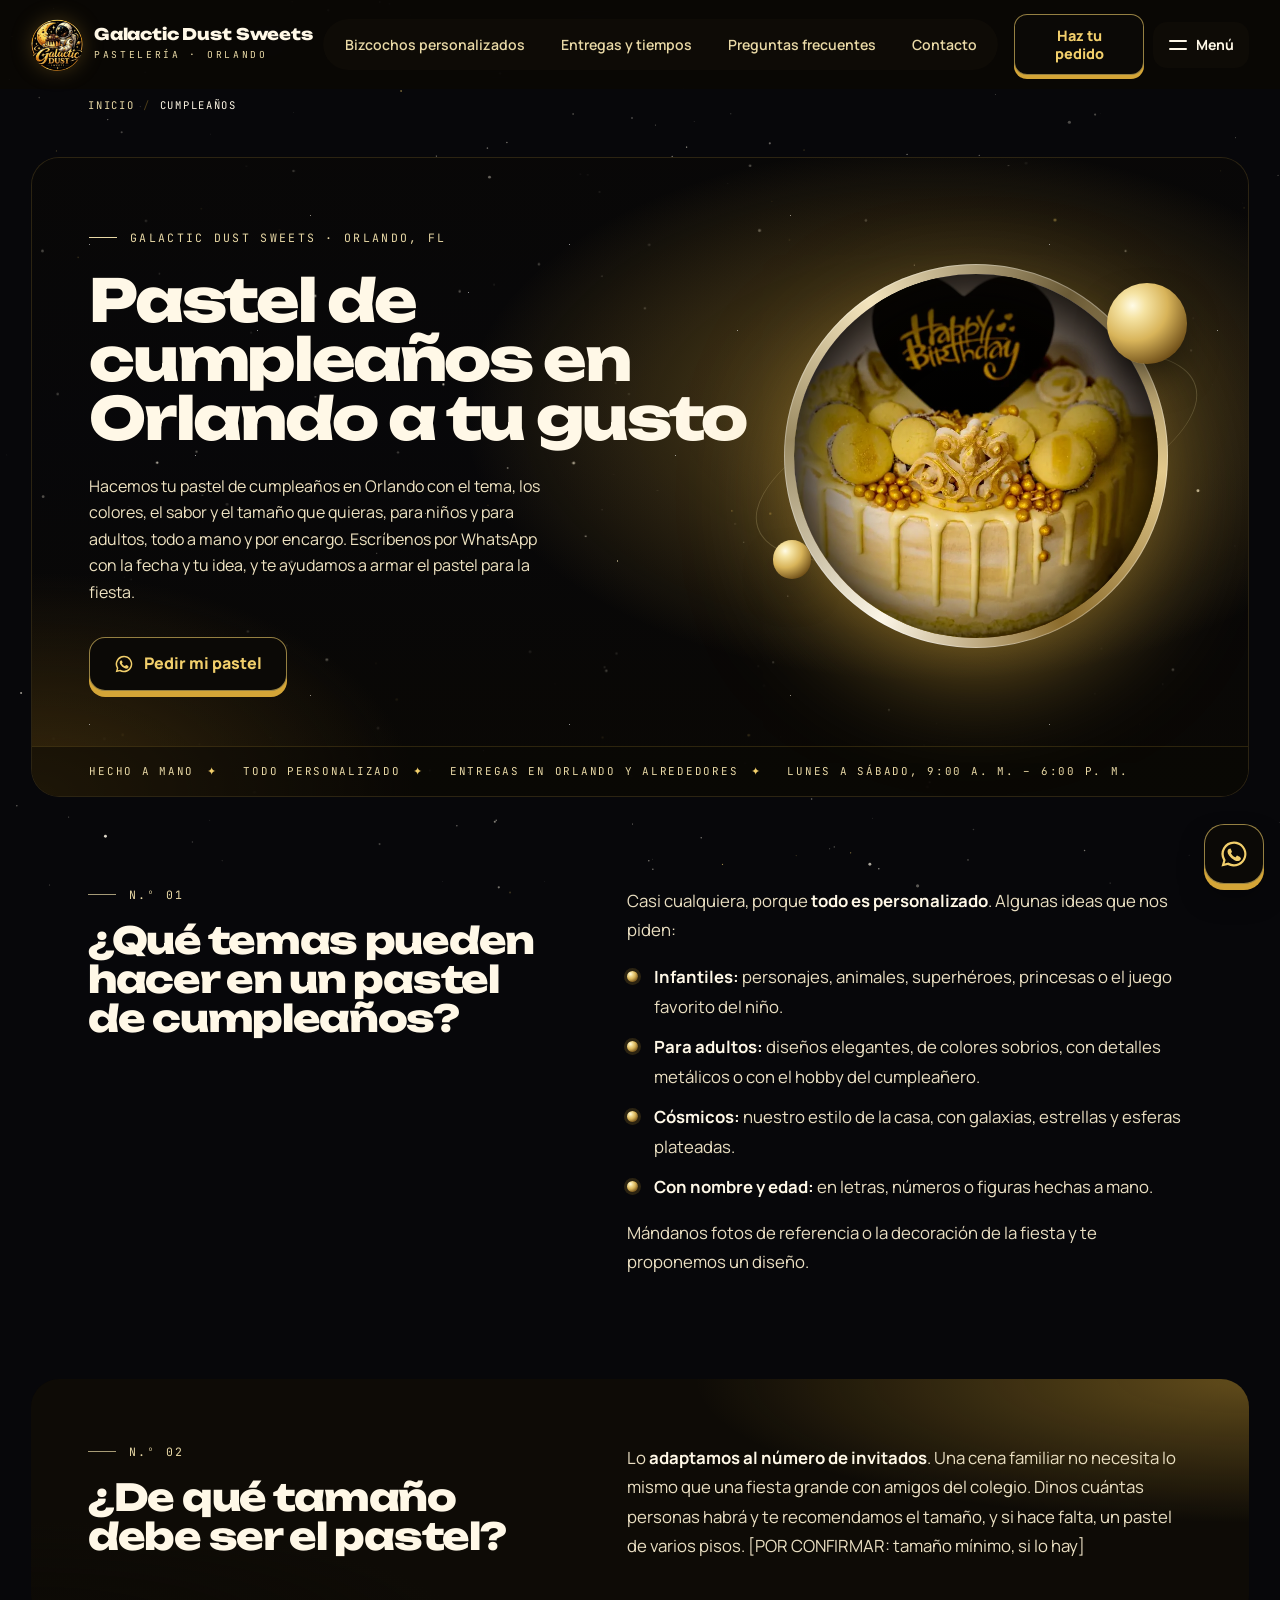
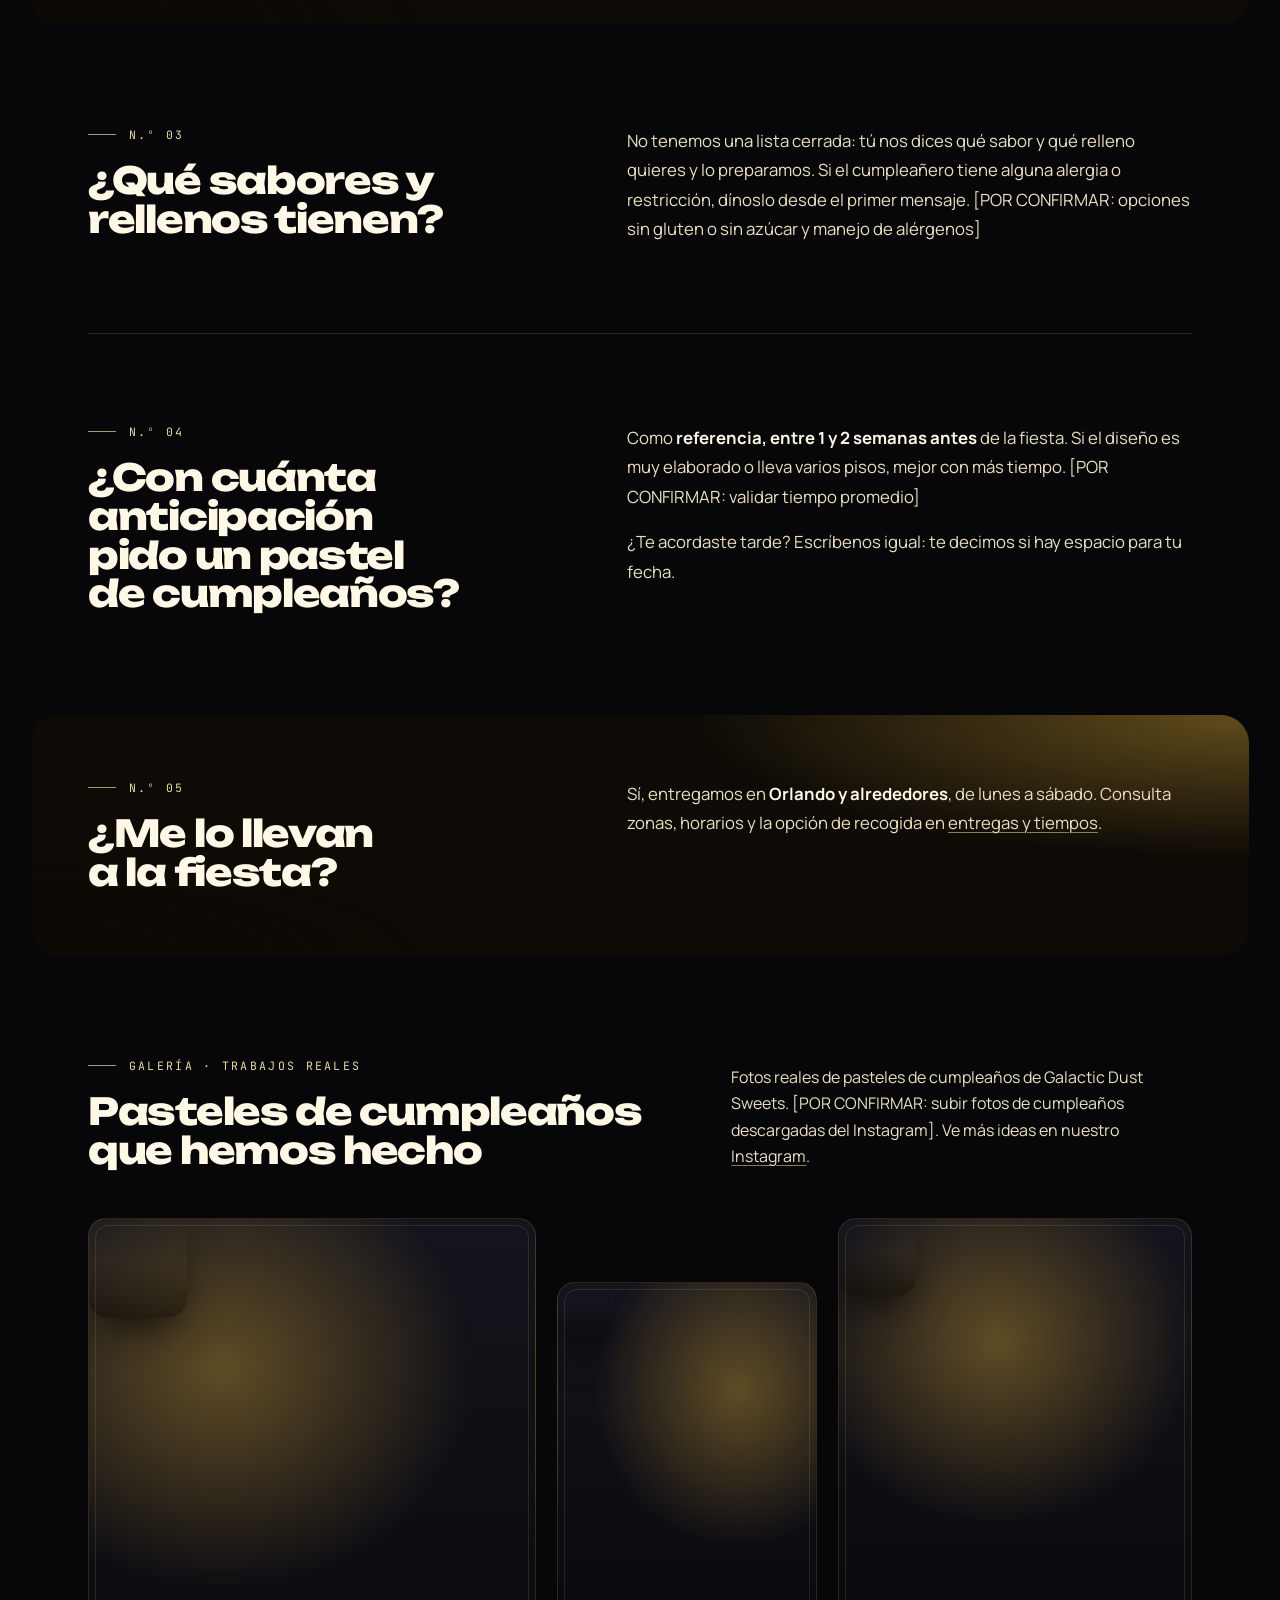
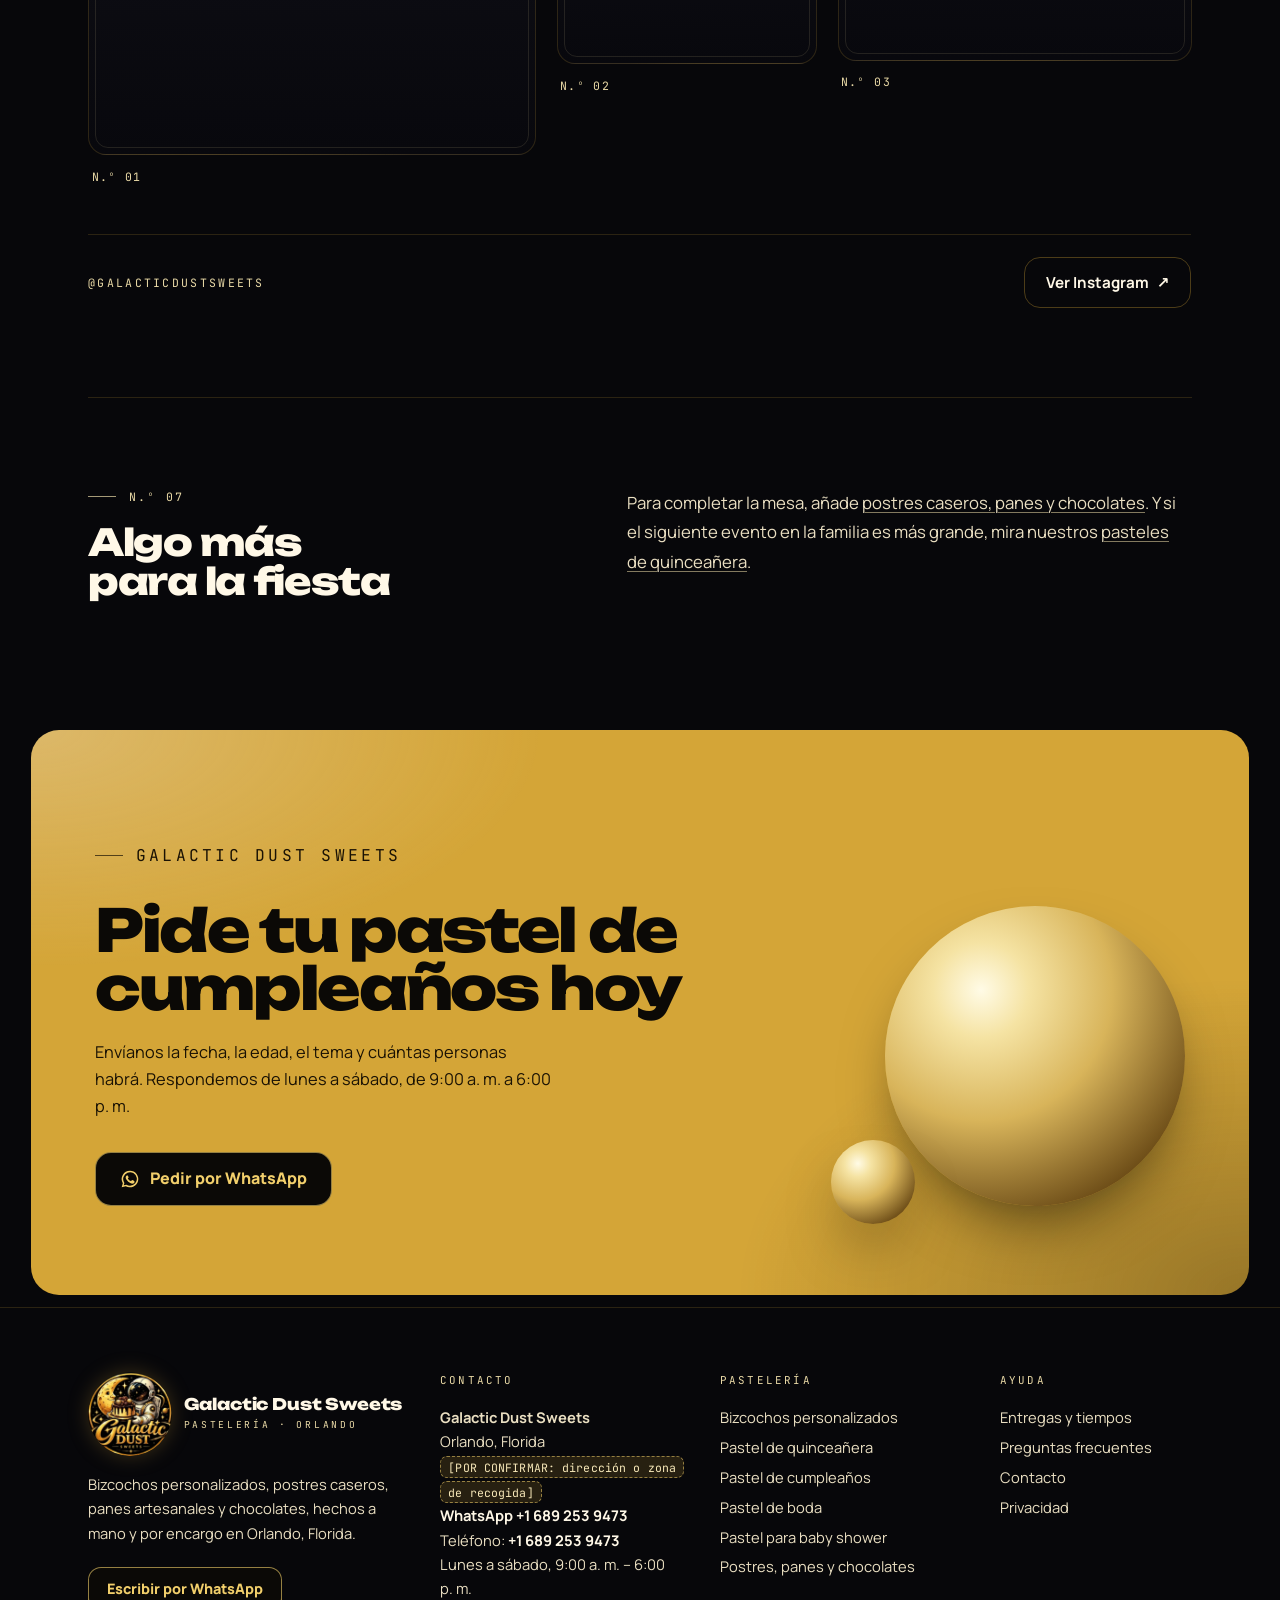
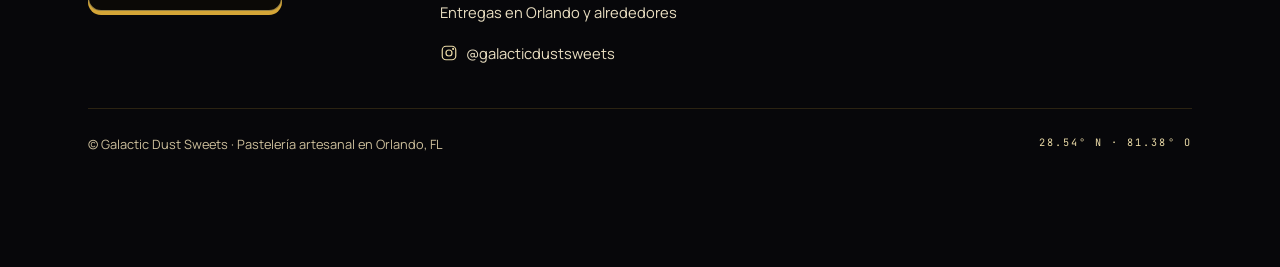
<file: pastel-de-cumpleanos/index.html>
<!DOCTYPE html>
<html lang="es" data-motion="sutil">
<head>
<meta name="robots" content="noindex, nofollow">
<meta charset="utf-8">
<meta name="viewport" content="width=device-width, initial-scale=1">
<title>Pastel de cumpleaños en Orlando | Galactic Dust</title>
<meta name="description" content="Pastel de cumpleaños en Orlando personalizado para niños y adultos: el tema, el sabor y el tamaño que quieras. Hecho a mano. Pídelo por WhatsApp.">
<link rel="canonical" href="https://example.com/pastel-de-cumpleanos/">
<meta property="og:type" content="website"><meta property="og:title" content="Pastel de cumpleaños en Orlando | Galactic Dust">
<meta property="og:description" content="Pastel de cumpleaños en Orlando personalizado para niños y adultos: el tema, el sabor y el tamaño que quieras. Hecho a mano. Pídelo por WhatsApp."><meta property="og:url" content="https://example.com/pastel-de-cumpleanos/">
<meta property="og:locale" content="es_ES"><meta property="og:image" content="https://example.com/assets/opt/gds-catalogo-640.webp">
<meta name="twitter:card" content="summary_large_image">
<link rel="icon" href="../assets/favicon.png"><link rel="apple-touch-icon" href="../assets/favicon.png">
<link rel="preconnect" href="https://fonts.googleapis.com"><link rel="preconnect" href="https://fonts.gstatic.com" crossorigin><link href="https://fonts.googleapis.com/css2?family=Unbounded:wght@400;700;800&family=Manrope:wght@400;500;600;700;800&family=JetBrains+Mono:wght@400;500&display=swap" rel="stylesheet">

<link rel="stylesheet" href="../motion.css">
<link rel="stylesheet" href="../styles.css">
<script type="application/ld+json">
{
 "@context": "https://schema.org",
 "@graph": [
  {
   "@type": "Bakery",
   "@id": "https://example.com/#org",
   "name": "Galactic Dust Sweets",
   "url": "https://example.com/",
   "logo": "https://example.com/assets/logo.webp",
   "sameAs": [
    "https://www.instagram.com/galacticdustsweets/"
   ]
  },
  {
   "@type": "Service",
   "name": "Pastel de cumpleaños en Orlando a tu gusto",
   "serviceType": "pastel de cumpleaños en Orlando",
   "provider": {
    "@id": "https://example.com/#org"
   },
   "areaServed": [
    "Orlando"
   ],
   "url": "https://example.com/pastel-de-cumpleanos/"
  },
  {
   "@type": "WebPage",
   "url": "https://example.com/pastel-de-cumpleanos/",
   "name": "Pastel de cumpleaños en Orlando | Galactic Dust",
   "inLanguage": "es",
   "about": {
    "@id": "https://example.com/#org"
   }
  },
  {
   "@type": "BreadcrumbList",
   "itemListElement": [
    {
     "@type": "ListItem",
     "position": 1,
     "name": "Inicio",
     "item": "https://example.com/"
    },
    {
     "@type": "ListItem",
     "position": 2,
     "name": "Cumpleaños",
     "item": "https://example.com/pastel-de-cumpleanos/"
    }
   ]
  }
 ]
}
</script>
</head>
<body>
<a class="skip-link" href="#contenido">Saltar al contenido</a>
<header class="hdr" data-shrink>
  <div class="pm-progress"></div>
  <a class="logo" href="../" aria-label="Galactic Dust Sweets, ir al inicio"><img class="logo-mark" src="../assets/logo.webp" alt="" width="52" height="52">
    <span><b>Galactic Dust Sweets</b><small>Pastelería · Orlando</small></span>
  </a>
  <nav class="pill" aria-label="Principal">
    <ul class="pill-nav"><li><a href="../">Inicio</a></li><li><a href="../pasteles-personalizados/">Bizcochos personalizados</a></li><li><a href="../pastel-de-quinceanera/">Quinceañeras</a></li><li><a href="../pastel-de-boda/">Bodas</a></li><li><a href="../pastel-de-cumpleanos/" aria-current="page">Cumpleaños</a></li><li><a href="../pastel-baby-shower/">Baby showers</a></li><li><a href="../postres-panes-chocolates/">Postres, panes y chocolates</a></li><li><a href="../entregas/">Entregas y tiempos</a></li><li><a href="../preguntas-frecuentes/">Preguntas frecuentes</a></li><li><a href="../contacto/">Contacto</a></li><li><a href="../privacidad/">Privacidad</a></li></ul>
  </nav>
  <div class="hdr-act">
    
    <a class="wa sm hdr-cta" href="https://wa.me/16892539473?text=Hola%20Galactic%20Dust%20Sweets%2C%20quiero%20hacer%20un%20pedido" target="_blank" rel="noopener" data-event="wa_header">Haz tu pedido</a>
    <button class="burger" type="button" aria-expanded="false" aria-controls="menu" aria-label="Abrir menú"><span class="bars" aria-hidden="true"><i></i><i></i></span><span class="burger-l">Menú</span></button>
  </div>
  <nav class="menu" id="menu" aria-label="Todas las páginas">
    <p class="mono menu-k">Todas las páginas</p>
    <ul><li><a href="../">Inicio</a></li><li><a href="../pasteles-personalizados/">Bizcochos personalizados</a></li><li><a href="../pastel-de-quinceanera/">Quinceañeras</a></li><li><a href="../pastel-de-boda/">Bodas</a></li><li><a href="../pastel-de-cumpleanos/" aria-current="page">Cumpleaños</a></li><li><a href="../pastel-baby-shower/">Baby showers</a></li><li><a href="../postres-panes-chocolates/">Postres, panes y chocolates</a></li><li><a href="../entregas/">Entregas y tiempos</a></li><li><a href="../preguntas-frecuentes/">Preguntas frecuentes</a></li><li><a href="../contacto/">Contacto</a></li><li><a href="../privacidad/">Privacidad</a></li></ul>
    <a class="wa" href="https://wa.me/16892539473?text=Hola%20Galactic%20Dust%20Sweets%2C%20quiero%20hacer%20un%20pedido" target="_blank" rel="noopener" data-event="wa_menu">Haz tu pedido hoy</a>
  </nav>
</header>

<nav class="pm-crumbs" aria-label="Migas de pan"><ol><li><a href="../">Inicio</a></li><li aria-current="page">Cumpleaños</li></ol></nav>
<main id="contenido">
<section class="blk ph"><div class="stars" aria-hidden="true"></div><div class="ph-copy"><p class="mono k">Galactic Dust Sweets · Orlando, FL</p><h1>Pastel de cumpleaños en Orlando a tu gusto</h1><div class="ctas"><a class="btn" href="https://wa.me/16892539473?text=Hola%20Galactic%20Dust%20Sweets%2C%20quiero%20cotizar%20un%20pastel%20de%20cumplea%C3%B1os" data-event="cta_hero">Pedir mi pastel</a></div><div class="lede"><p>Hacemos tu pastel de cumpleaños en Orlando con el tema, los colores, el sabor y el tamaño que quieras, para niños y para adultos, todo a mano y por encargo. Escríbenos por WhatsApp con la fecha y tu idea, y te ayudamos a armar el pastel para la fiesta.</p></div></div><div class="port port-s"><div class="orbit" aria-hidden="true"></div><div class="ring"><div class="ring-in"><img src="../assets/opt/gds-p-cumple-1280.webp" alt="ejemplo — Stylish yellow birthday cake adorned with macarons and golden accents, perfect for celebrations." srcset="../assets/opt/gds-p-cumple-640.webp 640w, ../assets/opt/gds-p-cumple-1280.webp 1280w" sizes="(max-width: 768px) 100vw, 60vw" width="1280" height="720" fetchpriority="high" decoding="async"></div></div><div class="sph s1" aria-hidden="true"></div><div class="sph s2" aria-hidden="true"></div></div><ul class="ph-strip" aria-label="Lo que cumplimos"><li>Hecho a mano</li><li>Todo personalizado</li><li>Entregas en Orlando y alrededores</li><li>Lunes a sábado, 9:00 a. m. – 6:00 p. m.</li></ul></section>
<section class="sec sec-text"><div class="in t-grid"><div class="t-side" data-reveal="up"><p class="mono eyebrow secn" aria-hidden="true"></p><h2 class="t-h2">¿Qué temas pueden hacer en un pastel de cumpleaños?</h2></div><div class="prose" data-reveal="up"><p>Casi cualquiera, porque <strong>todo es personalizado</strong>. Algunas ideas que nos piden:</p>
<ul><li><strong>Infantiles:</strong> personajes, animales, superhéroes, princesas o el juego favorito del niño.</li><li><strong>Para adultos:</strong> diseños elegantes, de colores sobrios, con detalles metálicos o con el hobby del cumpleañero.</li><li><strong>Cósmicos:</strong> nuestro estilo de la casa, con galaxias, estrellas y esferas plateadas.</li><li><strong>Con nombre y edad:</strong> en letras, números o figuras hechas a mano.</li></ul>
<p>Mándanos fotos de referencia o la decoración de la fiesta y te proponemos un diseño.</p></div></div></section>

<section class="sec sec-text"><div class="in t-grid"><div class="t-side" data-reveal="up"><p class="mono eyebrow secn" aria-hidden="true"></p><h2 class="t-h2">¿De qué tamaño debe ser el pastel?</h2></div><div class="prose" data-reveal="up"><p>Lo <strong>adaptamos al número de invitados</strong>. Una cena familiar no necesita lo mismo que una fiesta grande con amigos del colegio. Dinos cuántas personas habrá y te recomendamos el tamaño, y si hace falta, un pastel de varios pisos. [POR CONFIRMAR: tamaño mínimo, si lo hay]</p></div></div></section>

<section class="sec sec-text"><div class="in t-grid"><div class="t-side" data-reveal="up"><p class="mono eyebrow secn" aria-hidden="true"></p><h2 class="t-h2">¿Qué sabores y rellenos tienen?</h2></div><div class="prose" data-reveal="up"><p>No tenemos una lista cerrada: tú nos dices qué sabor y qué relleno quieres y lo preparamos. Si el cumpleañero tiene alguna alergia o restricción, dínoslo desde el primer mensaje. [POR CONFIRMAR: opciones sin gluten o sin azúcar y manejo de alérgenos]</p></div></div></section>

<section class="sec sec-text"><div class="in t-grid"><div class="t-side" data-reveal="up"><p class="mono eyebrow secn" aria-hidden="true"></p><h2 class="t-h2">¿Con cuánta anticipación pido un pastel de cumpleaños?</h2></div><div class="prose" data-reveal="up"><p>Como <strong>referencia, entre 1 y 2 semanas antes</strong> de la fiesta. Si el diseño es muy elaborado o lleva varios pisos, mejor con más tiempo. [POR CONFIRMAR: validar tiempo promedio]</p>
<p>¿Te acordaste tarde? Escríbenos igual: te decimos si hay espacio para tu fecha.</p></div></div></section>

<section class="sec sec-text"><div class="in t-grid"><div class="t-side" data-reveal="up"><p class="mono eyebrow secn" aria-hidden="true"></p><h2 class="t-h2">¿Me lo llevan a la fiesta?</h2></div><div class="prose" data-reveal="up"><p>Sí, entregamos en <strong>Orlando y alrededores</strong>, de lunes a sábado. Consulta zonas, horarios y la opción de recogida en <a href="../entregas/">entregas y tiempos</a>.</p></div></div></section>

<section class="sec sec-gal"><div class="in"><div class="s-head" data-reveal="up"><div><p class="mono eyebrow">Galería · Trabajos reales</p><h2 class="t-h2">Pasteles de cumpleaños que hemos hecho</h2></div><div class="s-body"><p>Fotos reales de pasteles de cumpleaños de Galactic Dust Sweets. [POR CONFIRMAR: subir fotos de cumpleaños descargadas del Instagram]. Ve más ideas en nuestro <a href="https://www.instagram.com/galacticdustsweets/">Instagram</a>.</p></div></div><ul class="wall wall-i" data-stagger></ul><div class="g-ghost" aria-hidden="true"><div class="p w"><div class="img" style="--x:30%"></div><span class="cap"><em>N.º 01</em></span></div><div class="p n off"><div class="img" style="--x:70%"></div><span class="cap"><em>N.º 02</em></span></div><div class="p"><div class="img" style="--x:45%"></div><span class="cap"><em>N.º 03</em></span></div></div><div class="g-foot" data-reveal="up"><p class="mono">@galacticdustsweets</p><a class="btn" href="https://www.instagram.com/galacticdustsweets/" target="_blank" rel="noopener">Ver Instagram <span aria-hidden="true">↗</span></a></div></div></section>

<section class="sec sec-text"><div class="in t-grid"><div class="t-side" data-reveal="up"><p class="mono eyebrow secn" aria-hidden="true"></p><h2 class="t-h2">Algo más para la fiesta</h2></div><div class="prose" data-reveal="up"><p>Para completar la mesa, añade <a href="../postres-panes-chocolates/">postres caseros, panes y chocolates</a>. Y si el siguiente evento en la familia es más grande, mira nuestros <a href="../pastel-de-quinceanera/">pasteles de quinceañera</a>.</p></div></div></section>

<section class="blk close close-s"><div data-reveal="up"><p class="mono eyebrow">Galactic Dust Sweets</p><h2 class="sec-h2">Pide tu pastel de cumpleaños hoy</h2><div class="close-b"><p>Envíanos la fecha, la edad, el tema y cuántas personas habrá. Respondemos de lunes a sábado, de 9:00 a. m. a 6:00 p. m.</p></div><a class="btn" href="https://wa.me/16892539473?text=Hola%20Galactic%20Dust%20Sweets%2C%20quiero%20cotizar%20un%20pastel%20de%20cumplea%C3%B1os" data-event="cta_cierre">Pedir por WhatsApp</a></div><div class="orb" aria-hidden="true"><i></i><i></i></div></section>

</main>
<footer class="ftr">
  <div class="ftr-brand">
    <a class="logo" href="../" aria-label="Galactic Dust Sweets, ir al inicio"><img class="logo-mark" src="../assets/logo.webp" alt="" width="52" height="52"><span><b>Galactic Dust Sweets</b><small>Pastelería · Orlando</small></span></a>
    <p>Bizcochos personalizados, postres caseros, panes artesanales y chocolates, hechos a mano y por encargo en Orlando, Florida.</p>
    <a class="wa sm" href="https://wa.me/16892539473?text=Hola%20Galactic%20Dust%20Sweets%2C%20quiero%20hacer%20un%20pedido" target="_blank" rel="noopener" data-event="wa_footer_btn">Escribir por WhatsApp</a>
  </div>
  <div>
    <h2>Contacto</h2>
    <address>
      <b>Galactic Dust Sweets</b><br>
      Orlando, Florida<br>
      <span class="tbd">[POR CONFIRMAR: dirección o zona de recogida]</span><br>
      <a href="https://wa.me/16892539473" target="_blank" rel="noopener" data-event="wa_footer">WhatsApp +1 689 253 9473</a><br>
      Teléfono: <a href="tel:+16892539473">+1 689 253 9473</a><br>
      Lunes a sábado, 9:00 a. m. – 6:00 p. m.<br>
      Entregas en Orlando y alrededores
    </address>
    <ul class="social">
      <li><a href="https://www.instagram.com/galacticdustsweets/" target="_blank" rel="noopener"><svg viewBox="0 0 24 24" aria-hidden="true"><rect x="3" y="3" width="18" height="18" rx="5"/><circle cx="12" cy="12" r="4"/><circle cx="17.5" cy="6.5" r=".6"/></svg>@galacticdustsweets</a></li>
    </ul>
  </div>
  <div>
    <h2>Pastelería</h2>
    <ul>
      <li><a href="../pasteles-personalizados/">Bizcochos personalizados</a></li>
      <li><a href="../pastel-de-quinceanera/">Pastel de quinceañera</a></li>
      <li><a href="../pastel-de-cumpleanos/">Pastel de cumpleaños</a></li>
      <li><a href="../pastel-de-boda/">Pastel de boda</a></li>
      <li><a href="../pastel-baby-shower/">Pastel para baby shower</a></li>
      <li><a href="../postres-panes-chocolates/">Postres, panes y chocolates</a></li>
    </ul>
  </div>
  <div>
    <h2>Ayuda</h2>
    <ul>
      <li><a href="../entregas/">Entregas y tiempos</a></li>
      <li><a href="../preguntas-frecuentes/">Preguntas frecuentes</a></li>
      <li><a href="../contacto/">Contacto</a></li>
      <li><a href="../privacidad/">Privacidad</a></li>
    </ul>
  </div>
  <div class="legal"><span>© Galactic Dust Sweets · Pastelería artesanal en Orlando, FL</span><span class="mono">28.54° N · 81.38° O</span></div>
</footer>
<a class="fab" href="https://wa.me/16892539473?text=Hola%20Galactic%20Dust%20Sweets%2C%20quiero%20hacer%20un%20pedido" target="_blank" rel="noopener" aria-label="Pedir por WhatsApp" data-event="wa_flotante"><svg viewBox="0 0 24 24" aria-hidden="true"><path d="M12 2a10 10 0 0 0-8.6 15.1L2 22l5-1.3A10 10 0 1 0 12 2zm0 18.2a8.2 8.2 0 0 1-4.2-1.2l-.3-.2-3 .8.8-2.9-.2-.3A8.2 8.2 0 1 1 12 20.2zm4.5-6.1c-.2-.1-1.5-.7-1.7-.8-.2-.1-.4-.1-.6.1l-.8 1c-.1.2-.3.2-.5.1a6.7 6.7 0 0 1-3.3-2.9c-.3-.4.2-.4.7-1.3.1-.2 0-.3 0-.4l-.8-1.8c-.2-.5-.4-.4-.6-.4h-.5a1 1 0 0 0-.7.3 3 3 0 0 0-.9 2.2 5.2 5.2 0 0 0 1.1 2.7 11.8 11.8 0 0 0 4.5 4c1.7.7 2.3.8 3.2.6.5-.1 1.5-.6 1.7-1.2.2-.6.2-1.1.2-1.2-.1-.1-.3-.2-.5-.3z"/></svg></a>

<script>(function(){
  var $=function(id){return document.getElementById(id)};
  var WA='https://wa.me/16892539473?text=';

  /* Menú (móvil y panel de todas las páginas) */
  var h=document.querySelector('.hdr'),b=h&&h.querySelector('.burger'),mn=$('menu');
  function setMenu(o){if(!h||!b)return;h.classList.toggle('is-open',o);b.setAttribute('aria-expanded',o?'true':'false');b.setAttribute('aria-label',o?'Cerrar menú':'Abrir menú');document.documentElement.classList.toggle('menu-open',o&&window.innerWidth<760);}
  if(b&&mn){
    b.addEventListener('click',function(e){e.stopPropagation();setMenu(!h.classList.contains('is-open'))});
    mn.addEventListener('click',function(e){if(e.target.closest('a'))setMenu(false)});
    document.addEventListener('click',function(e){if(h.classList.contains('is-open')&&!mn.contains(e.target))setMenu(false)});
    document.addEventListener('keydown',function(e){if(e.key==='Escape'&&h.classList.contains('is-open')){setMenu(false);b.focus()}});
  }

  /* Medición: un evento por botón de WhatsApp (data-event) */
  document.addEventListener('click',function(e){
    var a=e.target.closest('a[href*="wa.me"]');if(!a)return;
    var ev=a.getAttribute('data-event')||'wa_enlace';
    (window.dataLayer=window.dataLayer||[]).push({event:'whatsapp_click',wa_origen:ev});
    if(typeof window.gtag==='function')window.gtag('event','whatsapp_click',{wa_origen:ev});
  });

  /* Configurador: anticipación mínima por evento [POR CONFIRMAR: días reales] */
  var f=$('cfg');
  if(f&&$('cal-g')){
    var lead={'Quinceañera':21,'Boda':21,'Cumpleaños':7,'Baby shower':7,'Otro':7};
    var view,picked=null,today=new Date();today.setHours(0,0,0,0);
    var ev=function(){var r=f.querySelector('input[name=ev]:checked');return r?r.value:'Otro'};
    var minDate=function(){var m=new Date(today);m.setDate(m.getDate()+(lead[ev()]||7));return m};
    var fmt=function(d,o){return d.toLocaleDateString('es-US',o)};
    var cal=function(){
      var min=minDate(),g=$('cal-g');g.innerHTML='';
      if(picked&&picked<min)picked=null;
      var m=fmt(view,{month:'long'});
      $('cal-m').innerHTML=m.charAt(0).toUpperCase()+m.slice(1)+' <span>'+view.getFullYear()+'</span>';
      $('cal-p').disabled=view.getFullYear()*12+view.getMonth()<=today.getFullYear()*12+today.getMonth();
      var first=(view.getDay()+6)%7,days=new Date(view.getFullYear(),view.getMonth()+1,0).getDate();
      for(var i=0;i<first;i++)g.appendChild(document.createElement('span'));
      for(var d=1;d<=days;d++){
        var dt=new Date(view.getFullYear(),view.getMonth(),d),bt=document.createElement('button');
        bt.type='button';bt.textContent=d;
        var off=dt<min||dt.getDay()===0;
        bt.disabled=off;bt.setAttribute('aria-label',fmt(dt,{weekday:'long',day:'numeric',month:'long'})+(off?' (no disponible)':''));
        if(+dt===+today)bt.className='today';
        if(picked&&+dt===+picked){bt.className+=' on';bt.setAttribute('aria-pressed','true')}
        (function(x){bt.onclick=function(){picked=x;cal();upd()}})(dt);
        g.appendChild(bt);
      }
      $('hint').textContent='Para '+ev().toLowerCase()+': fechas desde el '+fmt(min,{day:'numeric',month:'long'})+'. Los domingos no hay entregas.';
    };
    var upd=function(){
      var t='Hola Galactic Dust Sweets, quiero cotizar un bizcocho personalizado.\n• Evento: '+ev()+
        '\n• Personas: '+($('pp').value||'—')+'\n• Sabor: '+($('sa').value||'—')+'\n• Relleno: '+($('re').value||'—')+
        '\n• Fecha: '+(picked?fmt(picked,{weekday:'long',day:'numeric',month:'long'}):'—');
      $('msg').textContent=t;$('send').href=WA+encodeURIComponent(t);$('txt').value=t;
    };
    var jump=function(){var min=minDate(),end=new Date(min.getFullYear(),min.getMonth()+1,0);view=new Date(min.getFullYear(),min.getMonth()+((end-min)/864e5<6?1:0),1)};
    $('cal-p').onclick=function(){view.setMonth(view.getMonth()-1);cal()};
    $('cal-n').onclick=function(){view.setMonth(view.getMonth()+1);cal()};
    f.querySelectorAll('input').forEach(function(i){i.addEventListener('input',upd);i.addEventListener('change',function(){if(i.name==='ev')jump();cal();upd()})});
    f.addEventListener('submit',function(e){e.preventDefault();window.open($('send').href,'_blank','noopener')});
    jump();cal();upd();
  }

  /* Galería: «Quiero uno así» con el número de obra + filtros */
  document.querySelectorAll('.wall .p').forEach(function(p){
    var em=p.querySelector('.cap em'),bb=p.querySelector('.cap b');if(!em||!bb)return;
    var n=em.textContent,c=bb.textContent,a=document.createElement('a');
    a.className='ask';a.textContent='Quiero uno así →';a.setAttribute('data-event','wa_obra_'+n.replace(/\D/g,''));
    a.href=WA+encodeURIComponent('Hola Galactic Dust Sweets, me gustó la obra '+n+' ('+c+') y quiero uno así.');
    a.target='_blank';a.rel='noopener';
    a.setAttribute('aria-label','Pedir por WhatsApp un bizcocho como la obra '+n);
    p.querySelector('.cap').appendChild(a);
  });
  document.querySelectorAll('.filters button').forEach(function(bt){bt.addEventListener('click',function(){
    var k=bt.getAttribute('data-f');
    document.querySelectorAll('.filters button').forEach(function(x){x.setAttribute('aria-pressed',x===bt?'true':'false')});
    document.querySelectorAll('.wall .p').forEach(function(p){p.classList.toggle('hide',k!=='all'&&p.getAttribute('data-c')!==k)});
  })});
})();

/* Espacio en movimiento (portada y cabeceras): estrellas que titilan y derivan + cupcakes fugaces con estela dorada.
   Se pausa fuera de pantalla o con la pestaña oculta; quieto con «reducir movimiento» y en capturas (?pm=static). */
(function(){
  var still=/[?&]pm=static\b/.test(location.search)||(window.matchMedia&&matchMedia('(prefers-reduced-motion: reduce)').matches);
  var hosts=document.querySelectorAll('.hero,.ph');
  document.querySelectorAll('.hero-video').forEach(function(v){if(still){v.removeAttribute('autoplay');v.pause();}else{var p=v.play();if(p&&p.catch)p.catch(function(){});}});
  if(!hosts.length||!document.createElement('canvas').getContext)return;
  hosts.forEach(function(host){
    var cv=document.createElement('canvas');cv.className='spacefx';cv.setAttribute('aria-hidden','true');host.insertBefore(cv,host.firstChild);
    var ctx=cv.getContext('2d'),W=0,H=0,dpr=Math.min(2,window.devicePixelRatio||1),stars=[],cups=[],dust=[],on=false,t0=0,next=1800;
    function size(){
      var r=host.getBoundingClientRect();W=Math.max(1,r.width);H=Math.max(1,r.height);
      cv.width=Math.round(W*dpr);cv.height=Math.round(H*dpr);ctx.setTransform(dpr,0,0,dpr,0,0);
      var n=Math.min(260,Math.round(W*H/4800));stars=[];
      for(var i=0;i<n;i++)stars.push({x:Math.random()*W,y:Math.random()*H,r:Math.random()*1.25+.25,z:Math.random()*.85+.15,t:Math.random()*6.283,s:Math.random()*1.4+.4,g:Math.random()<.2});
    }
    function cupcake(x,y,k){ // cupcake de la marca: capacillo dorado, betún de chocolate y esfera dorada
      ctx.save();ctx.translate(x,y);ctx.scale(k,k);
      var w=ctx.createLinearGradient(-9,0,9,0);w.addColorStop(0,'#9a6b1c');w.addColorStop(.5,'#f2cf6b');w.addColorStop(1,'#a8761f');
      ctx.fillStyle=w;ctx.beginPath();ctx.moveTo(-9,0);ctx.lineTo(9,0);ctx.lineTo(6.5,11);ctx.lineTo(-6.5,11);ctx.closePath();ctx.fill();
      ctx.strokeStyle='rgba(90,60,12,.55)';ctx.lineWidth=.8;
      for(var i=-6;i<=6;i+=3){ctx.beginPath();ctx.moveTo(i,1);ctx.lineTo(i*.72,10.5);ctx.stroke();}
      var f=ctx.createRadialGradient(-3,-7,1,0,-4,11);f.addColorStop(0,'#8a5a32');f.addColorStop(1,'#3e2412');
      ctx.fillStyle=f;ctx.beginPath();ctx.arc(-5,-1.5,4.6,0,6.283);ctx.arc(5,-1.5,4.6,0,6.283);ctx.arc(0,-4.5,6,0,6.283);ctx.arc(0,-9.5,3.6,0,6.283);ctx.fill();
      var b=ctx.createRadialGradient(-1,-15,.3,0,-14,3.4);b.addColorStop(0,'#fffbe6');b.addColorStop(.45,'#f2cf6b');b.addColorStop(1,'#8a6a2a');
      ctx.fillStyle=b;ctx.beginPath();ctx.arc(0,-14,3.2,0,6.283);ctx.fill();
      ctx.restore();
    }
    function spawn(){
      var k=1.1+Math.random()*.8,sp=330+Math.random()*220,ang=(148+Math.random()*16)*Math.PI/180; // hacia abajo a la izquierda
      cups.push({x:W*(.35+Math.random()*.75),y:-30-Math.random()*H*.15,vx:Math.cos(ang)*sp,vy:-Math.sin(ang)*sp*-1,k:k,life:0});
    }
    function frame(ts){
      if(!on)return;
      var dt=Math.min(.05,(ts-(t0||ts))/1000);t0=ts;
      ctx.clearRect(0,0,W,H);
      for(var i=0;i<stars.length;i++){var s=stars[i];
        s.x-=s.z*7*dt;if(s.x<-2)s.x=W+2;s.t+=s.s*dt;
        var a=.25+.75*Math.abs(Math.sin(s.t));ctx.globalAlpha=a*s.z;
        ctx.fillStyle=s.g?'#f2cf6b':'#fff8e7';ctx.beginPath();ctx.arc(s.x,s.y,s.r,0,6.283);ctx.fill();}
      ctx.globalAlpha=1;
      next-=dt*1000;if(next<=0){spawn();next=3000+Math.random()*4000;}
      for(var j=cups.length-1;j>=0;j--){var c=cups[j];c.x+=c.vx*dt;c.y+=c.vy*dt;c.life+=dt;
        var len=Math.hypot(c.vx,c.vy),ux=c.vx/len,uy=c.vy/len,tail=150*c.k;
        var sx=c.x-ux*12*c.k,sy=c.y-uy*12*c.k; // la estela nace en el borde del cupcake
        var g=ctx.createLinearGradient(sx,sy,sx-ux*tail,sy-uy*tail);g.addColorStop(0,'rgba(242,207,107,.7)');g.addColorStop(1,'rgba(242,207,107,0)');
        ctx.strokeStyle=g;ctx.lineWidth=3.2*c.k;ctx.lineCap='round';ctx.beginPath();ctx.moveTo(sx,sy);ctx.lineTo(sx-ux*tail,sy-uy*tail);ctx.stroke();
        if(Math.random()<.6)dust.push({x:c.x-ux*8,y:c.y-uy*8,vx:(Math.random()-.5)*30,vy:(Math.random()-.5)*30,a:1});
        cupcake(c.x,c.y,c.k);
        if(c.x<-80||c.y>H+80)cups.splice(j,1);}
      for(var d=dust.length-1;d>=0;d--){var p=dust[d];p.x+=p.vx*dt;p.y+=p.vy*dt;p.a-=dt*1.6;
        if(p.a<=0){dust.splice(d,1);continue;}ctx.globalAlpha=p.a;ctx.fillStyle='#ffe7a1';ctx.fillRect(p.x,p.y,1.6,1.6);}
      ctx.globalAlpha=1;
      requestAnimationFrame(frame);
    }
    function start(){if(on||still)return;on=true;t0=0;requestAnimationFrame(frame);}
    function stop(){on=false;}
    size();
    if(still){ // imagen fija: solo las estrellas
      for(var i=0;i<stars.length;i++){var s=stars[i];ctx.globalAlpha=.5*s.z+.2;ctx.fillStyle=s.g?'#f2cf6b':'#fff8e7';ctx.beginPath();ctx.arc(s.x,s.y,s.r,0,6.283);ctx.fill();}
      ctx.globalAlpha=1;return;
    }
    var vis=true;
    if('IntersectionObserver' in window)new IntersectionObserver(function(e){vis=e[0].isIntersecting;vis&&!document.hidden?start():stop();}).observe(host);
    document.addEventListener('visibilitychange',function(){document.hidden?stop():(vis&&start());});
    var rz;addEventListener('resize',function(){clearTimeout(rz);rz=setTimeout(size,200);});
    start();
  });
})();

/* Viaje espacial en toda la página: campo de estrellas fijo con 3 profundidades que se desplazan al hacer scroll
   (paralaje), titilan suave y de vez en cuando cruza una estrella fugaz. Detrás de todo, sin tapar el contenido.
   Con «reducir movimiento» o ?pm=static se dibuja una vez, quieto. */
(function(){
  var cv=document.createElement('canvas');if(!cv.getContext)return;
  cv.className='cosmos';cv.setAttribute('aria-hidden','true');document.body.insertBefore(cv,document.body.firstChild);
  var still=/[?&]pm=static\b/.test(location.search)||(window.matchMedia&&matchMedia('(prefers-reduced-motion: reduce)').matches);
  var ctx=cv.getContext('2d'),W,H,dpr=Math.min(2,window.devicePixelRatio||1),stars=[],shoot=null,nextShoot=4000,last=0;
  var layers=[{k:.04,n:1/5200,r:[.3,.8],a:.55},{k:.10,n:1/14000,r:[.6,1.2],a:.75},{k:.2,n:1/42000,r:[1,1.7],a:.95}];
  function size(){
    W=innerWidth;H=innerHeight;cv.width=Math.round(W*dpr);cv.height=Math.round(H*dpr);ctx.setTransform(dpr,0,0,dpr,0,0);
    stars=[];layers.forEach(function(L,li){var n=Math.round(W*H*L.n*(W<700?.8:1));
      for(var i=0;i<n;i++)stars.push({x:Math.random()*W,y:Math.random()*H*1.0,r:L.r[0]+Math.random()*(L.r[1]-L.r[0]),l:li,t:Math.random()*6.28,s:.4+Math.random()*1.2,g:Math.random()<.18});});
  }
  function draw(now){
    var y=window.scrollY||0;ctx.clearRect(0,0,W,H);
    for(var i=0;i<stars.length;i++){var s=stars[i],L=layers[s.l];
      var py=((s.y-y*L.k)%H+H)%H,tw=still?1:.65+.35*Math.sin(s.t+now/1000*s.s);
      ctx.globalAlpha=L.a*tw;ctx.fillStyle=s.g?'#F2CF6B':'#FFF8E7';
      ctx.beginPath();ctx.arc(s.x,py,s.r,0,6.283);ctx.fill();}
    if(shoot){var p=(now-shoot.t0)/shoot.d;
      if(p>=1)shoot=null;else{var hx=shoot.x+shoot.vx*p,hy=shoot.y+shoot.vy*p,len=120;
        var g=ctx.createLinearGradient(hx,hy,hx-shoot.vx/Math.hypot(shoot.vx,shoot.vy)*len,hy-shoot.vy/Math.hypot(shoot.vx,shoot.vy)*len);
        g.addColorStop(0,'rgba(242,207,107,.9)');g.addColorStop(1,'rgba(242,207,107,0)');
        ctx.globalAlpha=Math.sin(p*3.1416);ctx.strokeStyle=g;ctx.lineWidth=1.4;ctx.beginPath();ctx.moveTo(hx,hy);
        ctx.lineTo(hx-shoot.vx/Math.hypot(shoot.vx,shoot.vy)*len,hy-shoot.vy/Math.hypot(shoot.vx,shoot.vy)*len);ctx.stroke();}}
    ctx.globalAlpha=1;
  }
  function loop(now){
    if(!document.hidden){
      if(!shoot&&now-last>nextShoot){last=now;nextShoot=6000+Math.random()*7000;
        shoot={x:W*(.3+Math.random()*.7),y:H*Math.random()*.4,vx:-(W*.45),vy:H*.28,t0:now,d:1400};}
      draw(now);}
    requestAnimationFrame(loop);
  }
  size();addEventListener('resize',function(){size();if(still)draw(0);});
  if(still){draw(0);addEventListener('scroll',function(){draw(0);},{passive:true});}else requestAnimationFrame(loop);
})();
</script>
<script src="../motion.js" defer></script>
</body>
</html>
</file>
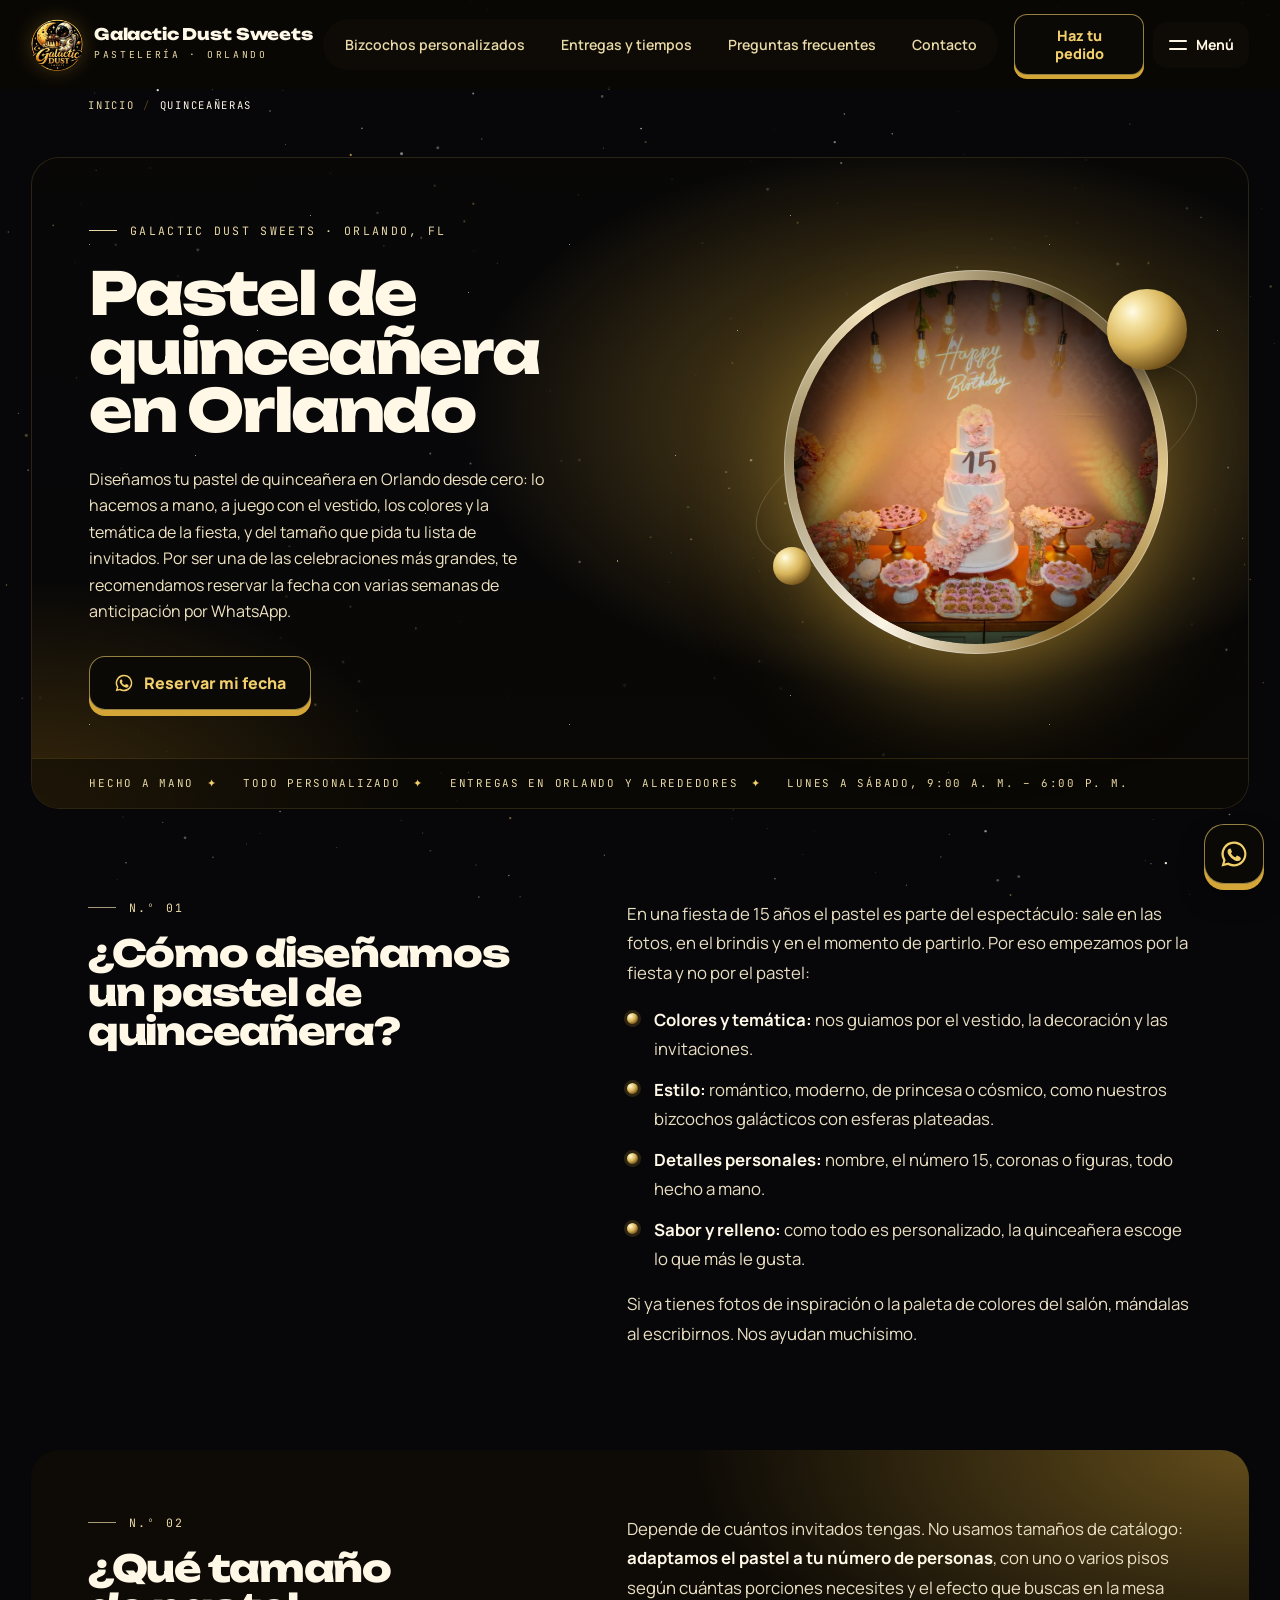
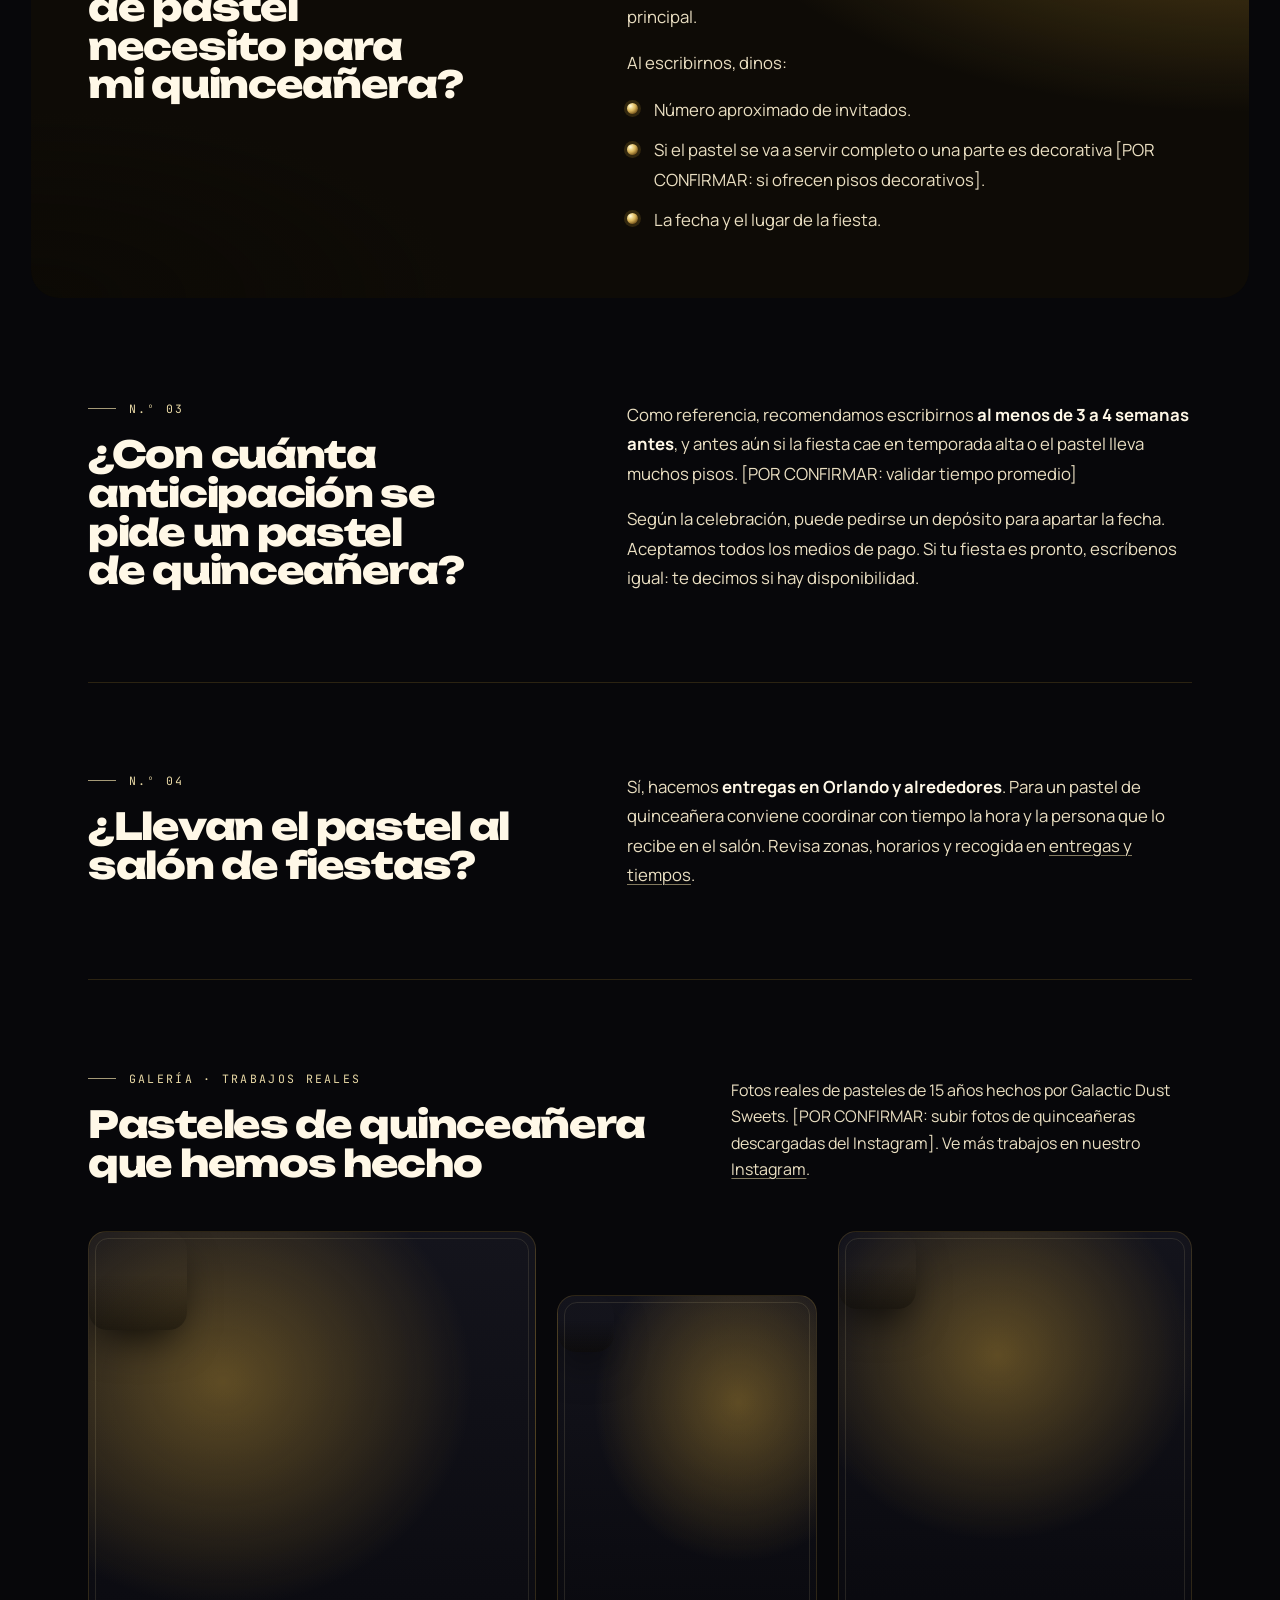
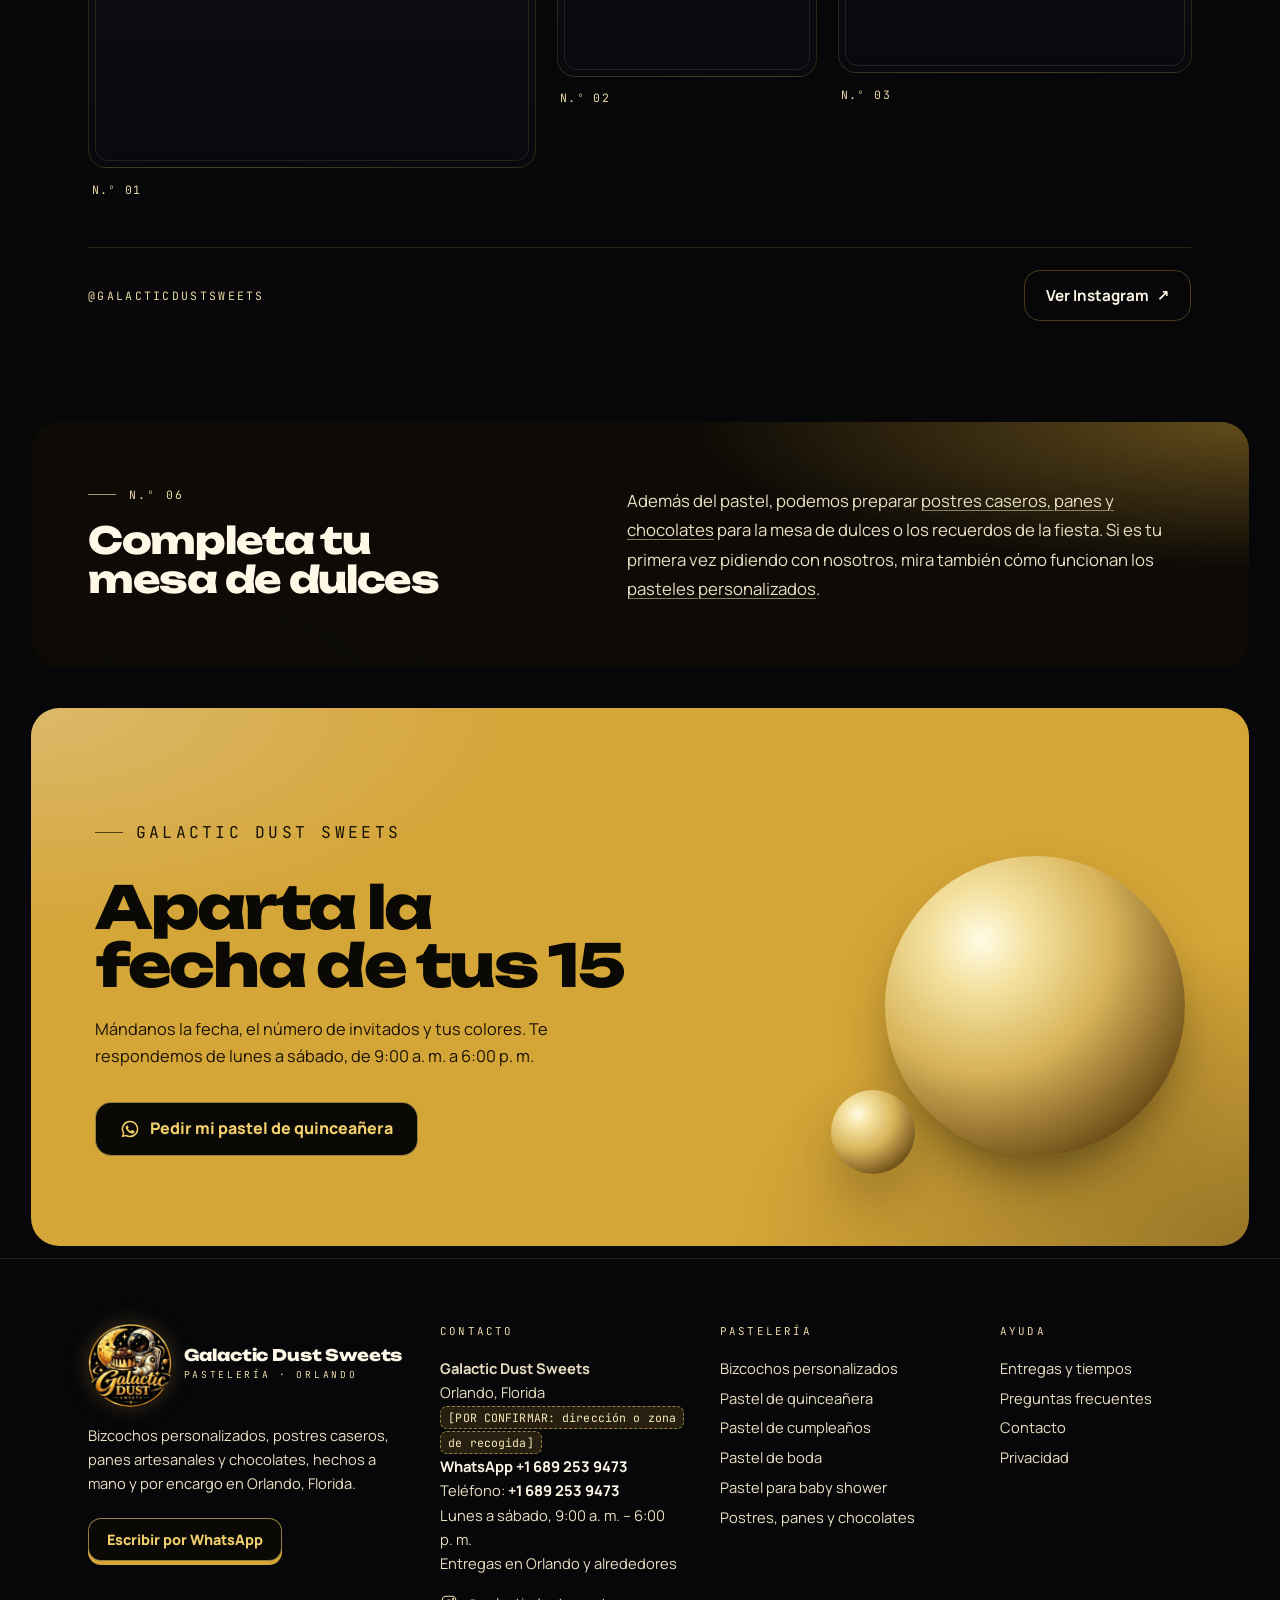
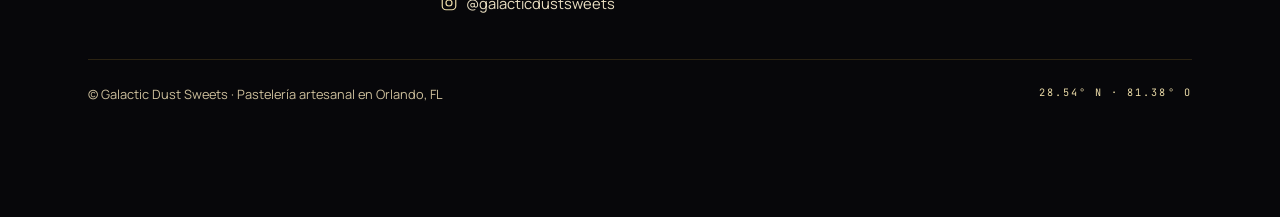
<file: pastel-de-quinceanera/index.html>
<!DOCTYPE html>
<html lang="es" data-motion="sutil">
<head>
<meta name="robots" content="noindex, nofollow">
<meta charset="utf-8">
<meta name="viewport" content="width=device-width, initial-scale=1">
<title>Pastel de quinceañera en Orlando | Galactic Dust</title>
<meta name="description" content="Pastel de quinceañera en Orlando hecho a mano y diseñado para tu fiesta: colores, pisos, sabor y relleno a tu gusto. Reserva tu fecha por WhatsApp.">
<link rel="canonical" href="https://example.com/pastel-de-quinceanera/">
<meta property="og:type" content="website"><meta property="og:title" content="Pastel de quinceañera en Orlando | Galactic Dust">
<meta property="og:description" content="Pastel de quinceañera en Orlando hecho a mano y diseñado para tu fiesta: colores, pisos, sabor y relleno a tu gusto. Reserva tu fecha por WhatsApp."><meta property="og:url" content="https://example.com/pastel-de-quinceanera/">
<meta property="og:locale" content="es_ES"><meta property="og:image" content="https://example.com/assets/opt/gds-catalogo-640.webp">
<meta name="twitter:card" content="summary_large_image">
<link rel="icon" href="../assets/favicon.png"><link rel="apple-touch-icon" href="../assets/favicon.png">
<link rel="preconnect" href="https://fonts.googleapis.com"><link rel="preconnect" href="https://fonts.gstatic.com" crossorigin><link href="https://fonts.googleapis.com/css2?family=Unbounded:wght@400;700;800&family=Manrope:wght@400;500;600;700;800&family=JetBrains+Mono:wght@400;500&display=swap" rel="stylesheet">

<link rel="stylesheet" href="../motion.css">
<link rel="stylesheet" href="../styles.css">
<script type="application/ld+json">
{
 "@context": "https://schema.org",
 "@graph": [
  {
   "@type": "Bakery",
   "@id": "https://example.com/#org",
   "name": "Galactic Dust Sweets",
   "url": "https://example.com/",
   "logo": "https://example.com/assets/logo.webp",
   "sameAs": [
    "https://www.instagram.com/galacticdustsweets/"
   ]
  },
  {
   "@type": "Service",
   "name": "Pastel de quinceañera en Orlando",
   "serviceType": "pastel de quinceañera en Orlando",
   "provider": {
    "@id": "https://example.com/#org"
   },
   "areaServed": [
    "Orlando"
   ],
   "url": "https://example.com/pastel-de-quinceanera/"
  },
  {
   "@type": "WebPage",
   "url": "https://example.com/pastel-de-quinceanera/",
   "name": "Pastel de quinceañera en Orlando | Galactic Dust",
   "inLanguage": "es",
   "about": {
    "@id": "https://example.com/#org"
   }
  },
  {
   "@type": "BreadcrumbList",
   "itemListElement": [
    {
     "@type": "ListItem",
     "position": 1,
     "name": "Inicio",
     "item": "https://example.com/"
    },
    {
     "@type": "ListItem",
     "position": 2,
     "name": "Quinceañeras",
     "item": "https://example.com/pastel-de-quinceanera/"
    }
   ]
  }
 ]
}
</script>
</head>
<body>
<a class="skip-link" href="#contenido">Saltar al contenido</a>
<header class="hdr" data-shrink>
  <div class="pm-progress"></div>
  <a class="logo" href="../" aria-label="Galactic Dust Sweets, ir al inicio"><img class="logo-mark" src="../assets/logo.webp" alt="" width="52" height="52">
    <span><b>Galactic Dust Sweets</b><small>Pastelería · Orlando</small></span>
  </a>
  <nav class="pill" aria-label="Principal">
    <ul class="pill-nav"><li><a href="../">Inicio</a></li><li><a href="../pasteles-personalizados/">Bizcochos personalizados</a></li><li><a href="../pastel-de-quinceanera/" aria-current="page">Quinceañeras</a></li><li><a href="../pastel-de-boda/">Bodas</a></li><li><a href="../pastel-de-cumpleanos/">Cumpleaños</a></li><li><a href="../pastel-baby-shower/">Baby showers</a></li><li><a href="../postres-panes-chocolates/">Postres, panes y chocolates</a></li><li><a href="../entregas/">Entregas y tiempos</a></li><li><a href="../preguntas-frecuentes/">Preguntas frecuentes</a></li><li><a href="../contacto/">Contacto</a></li><li><a href="../privacidad/">Privacidad</a></li></ul>
  </nav>
  <div class="hdr-act">
    
    <a class="wa sm hdr-cta" href="https://wa.me/16892539473?text=Hola%20Galactic%20Dust%20Sweets%2C%20quiero%20hacer%20un%20pedido" target="_blank" rel="noopener" data-event="wa_header">Haz tu pedido</a>
    <button class="burger" type="button" aria-expanded="false" aria-controls="menu" aria-label="Abrir menú"><span class="bars" aria-hidden="true"><i></i><i></i></span><span class="burger-l">Menú</span></button>
  </div>
  <nav class="menu" id="menu" aria-label="Todas las páginas">
    <p class="mono menu-k">Todas las páginas</p>
    <ul><li><a href="../">Inicio</a></li><li><a href="../pasteles-personalizados/">Bizcochos personalizados</a></li><li><a href="../pastel-de-quinceanera/" aria-current="page">Quinceañeras</a></li><li><a href="../pastel-de-boda/">Bodas</a></li><li><a href="../pastel-de-cumpleanos/">Cumpleaños</a></li><li><a href="../pastel-baby-shower/">Baby showers</a></li><li><a href="../postres-panes-chocolates/">Postres, panes y chocolates</a></li><li><a href="../entregas/">Entregas y tiempos</a></li><li><a href="../preguntas-frecuentes/">Preguntas frecuentes</a></li><li><a href="../contacto/">Contacto</a></li><li><a href="../privacidad/">Privacidad</a></li></ul>
    <a class="wa" href="https://wa.me/16892539473?text=Hola%20Galactic%20Dust%20Sweets%2C%20quiero%20hacer%20un%20pedido" target="_blank" rel="noopener" data-event="wa_menu">Haz tu pedido hoy</a>
  </nav>
</header>

<nav class="pm-crumbs" aria-label="Migas de pan"><ol><li><a href="../">Inicio</a></li><li aria-current="page">Quinceañeras</li></ol></nav>
<main id="contenido">
<section class="blk ph"><div class="stars" aria-hidden="true"></div><div class="ph-copy"><p class="mono k">Galactic Dust Sweets · Orlando, FL</p><h1>Pastel de quinceañera en Orlando</h1><div class="ctas"><a class="btn" href="https://wa.me/16892539473?text=Hola%20Galactic%20Dust%20Sweets%2C%20quiero%20cotizar%20un%20pastel%20de%20quincea%C3%B1era" data-event="cta_hero">Reservar mi fecha</a></div><div class="lede"><p>Diseñamos tu pastel de quinceañera en Orlando desde cero: lo hacemos a mano, a juego con el vestido, los colores y la temática de la fiesta, y del tamaño que pida tu lista de invitados. Por ser una de las celebraciones más grandes, te recomendamos reservar la fecha con varias semanas de anticipación por WhatsApp.</p></div></div><div class="port port-s"><div class="orbit" aria-hidden="true"></div><div class="ring"><div class="ring-in"><img src="../assets/opt/gds-g-quince2-1280.webp" alt="ejemplo — Elegant 15th birthday cake display with floral decor and colorful sweets under warm lighting." srcset="../assets/opt/gds-g-quince2-640.webp 640w, ../assets/opt/gds-g-quince2-1280.webp 1280w" sizes="(max-width: 768px) 100vw, 60vw" width="1280" height="853" fetchpriority="high" decoding="async"></div></div><div class="sph s1" aria-hidden="true"></div><div class="sph s2" aria-hidden="true"></div></div><ul class="ph-strip" aria-label="Lo que cumplimos"><li>Hecho a mano</li><li>Todo personalizado</li><li>Entregas en Orlando y alrededores</li><li>Lunes a sábado, 9:00 a. m. – 6:00 p. m.</li></ul></section>
<section class="sec sec-text"><div class="in t-grid"><div class="t-side" data-reveal="up"><p class="mono eyebrow secn" aria-hidden="true"></p><h2 class="t-h2">¿Cómo diseñamos un pastel de quinceañera?</h2></div><div class="prose" data-reveal="up"><p>En una fiesta de 15 años el pastel es parte del espectáculo: sale en las fotos, en el brindis y en el momento de partirlo. Por eso empezamos por la fiesta y no por el pastel:</p>
<ul><li><strong>Colores y temática:</strong> nos guiamos por el vestido, la decoración y las invitaciones.</li><li><strong>Estilo:</strong> romántico, moderno, de princesa o cósmico, como nuestros bizcochos galácticos con esferas plateadas.</li><li><strong>Detalles personales:</strong> nombre, el número 15, coronas o figuras, todo hecho a mano.</li><li><strong>Sabor y relleno:</strong> como todo es personalizado, la quinceañera escoge lo que más le gusta.</li></ul>
<p>Si ya tienes fotos de inspiración o la paleta de colores del salón, mándalas al escribirnos. Nos ayudan muchísimo.</p></div></div></section>

<section class="sec sec-text"><div class="in t-grid"><div class="t-side" data-reveal="up"><p class="mono eyebrow secn" aria-hidden="true"></p><h2 class="t-h2">¿Qué tamaño de pastel necesito para mi quinceañera?</h2></div><div class="prose" data-reveal="up"><p>Depende de cuántos invitados tengas. No usamos tamaños de catálogo: <strong>adaptamos el pastel a tu número de personas</strong>, con uno o varios pisos según cuántas porciones necesites y el efecto que buscas en la mesa principal.</p>
<p>Al escribirnos, dinos:</p>
<ul><li>Número aproximado de invitados.</li><li>Si el pastel se va a servir completo o una parte es decorativa [POR CONFIRMAR: si ofrecen pisos decorativos].</li><li>La fecha y el lugar de la fiesta.</li></ul></div></div></section>

<section class="sec sec-text"><div class="in t-grid"><div class="t-side" data-reveal="up"><p class="mono eyebrow secn" aria-hidden="true"></p><h2 class="t-h2">¿Con cuánta anticipación se pide un pastel de quinceañera?</h2></div><div class="prose" data-reveal="up"><p>Como referencia, recomendamos escribirnos <strong>al menos de 3 a 4 semanas antes</strong>, y antes aún si la fiesta cae en temporada alta o el pastel lleva muchos pisos. [POR CONFIRMAR: validar tiempo promedio]</p>
<p>Según la celebración, puede pedirse un depósito para apartar la fecha. Aceptamos todos los medios de pago. Si tu fiesta es pronto, escríbenos igual: te decimos si hay disponibilidad.</p></div></div></section>

<section class="sec sec-text"><div class="in t-grid"><div class="t-side" data-reveal="up"><p class="mono eyebrow secn" aria-hidden="true"></p><h2 class="t-h2">¿Llevan el pastel al salón de fiestas?</h2></div><div class="prose" data-reveal="up"><p>Sí, hacemos <strong>entregas en Orlando y alrededores</strong>. Para un pastel de quinceañera conviene coordinar con tiempo la hora y la persona que lo recibe en el salón. Revisa zonas, horarios y recogida en <a href="../entregas/">entregas y tiempos</a>.</p></div></div></section>

<section class="sec sec-gal"><div class="in"><div class="s-head" data-reveal="up"><div><p class="mono eyebrow">Galería · Trabajos reales</p><h2 class="t-h2">Pasteles de quinceañera que hemos hecho</h2></div><div class="s-body"><p>Fotos reales de pasteles de 15 años hechos por Galactic Dust Sweets. [POR CONFIRMAR: subir fotos de quinceañeras descargadas del Instagram]. Ve más trabajos en nuestro <a href="https://www.instagram.com/galacticdustsweets/">Instagram</a>.</p></div></div><ul class="wall wall-i" data-stagger></ul><div class="g-ghost" aria-hidden="true"><div class="p w"><div class="img" style="--x:30%"></div><span class="cap"><em>N.º 01</em></span></div><div class="p n off"><div class="img" style="--x:70%"></div><span class="cap"><em>N.º 02</em></span></div><div class="p"><div class="img" style="--x:45%"></div><span class="cap"><em>N.º 03</em></span></div></div><div class="g-foot" data-reveal="up"><p class="mono">@galacticdustsweets</p><a class="btn" href="https://www.instagram.com/galacticdustsweets/" target="_blank" rel="noopener">Ver Instagram <span aria-hidden="true">↗</span></a></div></div></section>

<section class="sec sec-text"><div class="in t-grid"><div class="t-side" data-reveal="up"><p class="mono eyebrow secn" aria-hidden="true"></p><h2 class="t-h2">Completa tu mesa de dulces</h2></div><div class="prose" data-reveal="up"><p>Además del pastel, podemos preparar <a href="../postres-panes-chocolates/">postres caseros, panes y chocolates</a> para la mesa de dulces o los recuerdos de la fiesta. Si es tu primera vez pidiendo con nosotros, mira también cómo funcionan los <a href="../pasteles-personalizados/">pasteles personalizados</a>.</p></div></div></section>

<section class="blk close close-s"><div data-reveal="up"><p class="mono eyebrow">Galactic Dust Sweets</p><h2 class="sec-h2">Aparta la fecha de tus 15</h2><div class="close-b"><p>Mándanos la fecha, el número de invitados y tus colores. Te respondemos de lunes a sábado, de 9:00 a. m. a 6:00 p. m.</p></div><a class="btn" href="https://wa.me/16892539473?text=Hola%20Galactic%20Dust%20Sweets%2C%20quiero%20cotizar%20un%20pastel%20de%20quincea%C3%B1era" data-event="cta_cierre">Pedir mi pastel de quinceañera</a></div><div class="orb" aria-hidden="true"><i></i><i></i></div></section>

</main>
<footer class="ftr">
  <div class="ftr-brand">
    <a class="logo" href="../" aria-label="Galactic Dust Sweets, ir al inicio"><img class="logo-mark" src="../assets/logo.webp" alt="" width="52" height="52"><span><b>Galactic Dust Sweets</b><small>Pastelería · Orlando</small></span></a>
    <p>Bizcochos personalizados, postres caseros, panes artesanales y chocolates, hechos a mano y por encargo en Orlando, Florida.</p>
    <a class="wa sm" href="https://wa.me/16892539473?text=Hola%20Galactic%20Dust%20Sweets%2C%20quiero%20hacer%20un%20pedido" target="_blank" rel="noopener" data-event="wa_footer_btn">Escribir por WhatsApp</a>
  </div>
  <div>
    <h2>Contacto</h2>
    <address>
      <b>Galactic Dust Sweets</b><br>
      Orlando, Florida<br>
      <span class="tbd">[POR CONFIRMAR: dirección o zona de recogida]</span><br>
      <a href="https://wa.me/16892539473" target="_blank" rel="noopener" data-event="wa_footer">WhatsApp +1 689 253 9473</a><br>
      Teléfono: <a href="tel:+16892539473">+1 689 253 9473</a><br>
      Lunes a sábado, 9:00 a. m. – 6:00 p. m.<br>
      Entregas en Orlando y alrededores
    </address>
    <ul class="social">
      <li><a href="https://www.instagram.com/galacticdustsweets/" target="_blank" rel="noopener"><svg viewBox="0 0 24 24" aria-hidden="true"><rect x="3" y="3" width="18" height="18" rx="5"/><circle cx="12" cy="12" r="4"/><circle cx="17.5" cy="6.5" r=".6"/></svg>@galacticdustsweets</a></li>
    </ul>
  </div>
  <div>
    <h2>Pastelería</h2>
    <ul>
      <li><a href="../pasteles-personalizados/">Bizcochos personalizados</a></li>
      <li><a href="../pastel-de-quinceanera/">Pastel de quinceañera</a></li>
      <li><a href="../pastel-de-cumpleanos/">Pastel de cumpleaños</a></li>
      <li><a href="../pastel-de-boda/">Pastel de boda</a></li>
      <li><a href="../pastel-baby-shower/">Pastel para baby shower</a></li>
      <li><a href="../postres-panes-chocolates/">Postres, panes y chocolates</a></li>
    </ul>
  </div>
  <div>
    <h2>Ayuda</h2>
    <ul>
      <li><a href="../entregas/">Entregas y tiempos</a></li>
      <li><a href="../preguntas-frecuentes/">Preguntas frecuentes</a></li>
      <li><a href="../contacto/">Contacto</a></li>
      <li><a href="../privacidad/">Privacidad</a></li>
    </ul>
  </div>
  <div class="legal"><span>© Galactic Dust Sweets · Pastelería artesanal en Orlando, FL</span><span class="mono">28.54° N · 81.38° O</span></div>
</footer>
<a class="fab" href="https://wa.me/16892539473?text=Hola%20Galactic%20Dust%20Sweets%2C%20quiero%20hacer%20un%20pedido" target="_blank" rel="noopener" aria-label="Pedir por WhatsApp" data-event="wa_flotante"><svg viewBox="0 0 24 24" aria-hidden="true"><path d="M12 2a10 10 0 0 0-8.6 15.1L2 22l5-1.3A10 10 0 1 0 12 2zm0 18.2a8.2 8.2 0 0 1-4.2-1.2l-.3-.2-3 .8.8-2.9-.2-.3A8.2 8.2 0 1 1 12 20.2zm4.5-6.1c-.2-.1-1.5-.7-1.7-.8-.2-.1-.4-.1-.6.1l-.8 1c-.1.2-.3.2-.5.1a6.7 6.7 0 0 1-3.3-2.9c-.3-.4.2-.4.7-1.3.1-.2 0-.3 0-.4l-.8-1.8c-.2-.5-.4-.4-.6-.4h-.5a1 1 0 0 0-.7.3 3 3 0 0 0-.9 2.2 5.2 5.2 0 0 0 1.1 2.7 11.8 11.8 0 0 0 4.5 4c1.7.7 2.3.8 3.2.6.5-.1 1.5-.6 1.7-1.2.2-.6.2-1.1.2-1.2-.1-.1-.3-.2-.5-.3z"/></svg></a>

<script>(function(){
  var $=function(id){return document.getElementById(id)};
  var WA='https://wa.me/16892539473?text=';

  /* Menú (móvil y panel de todas las páginas) */
  var h=document.querySelector('.hdr'),b=h&&h.querySelector('.burger'),mn=$('menu');
  function setMenu(o){if(!h||!b)return;h.classList.toggle('is-open',o);b.setAttribute('aria-expanded',o?'true':'false');b.setAttribute('aria-label',o?'Cerrar menú':'Abrir menú');document.documentElement.classList.toggle('menu-open',o&&window.innerWidth<760);}
  if(b&&mn){
    b.addEventListener('click',function(e){e.stopPropagation();setMenu(!h.classList.contains('is-open'))});
    mn.addEventListener('click',function(e){if(e.target.closest('a'))setMenu(false)});
    document.addEventListener('click',function(e){if(h.classList.contains('is-open')&&!mn.contains(e.target))setMenu(false)});
    document.addEventListener('keydown',function(e){if(e.key==='Escape'&&h.classList.contains('is-open')){setMenu(false);b.focus()}});
  }

  /* Medición: un evento por botón de WhatsApp (data-event) */
  document.addEventListener('click',function(e){
    var a=e.target.closest('a[href*="wa.me"]');if(!a)return;
    var ev=a.getAttribute('data-event')||'wa_enlace';
    (window.dataLayer=window.dataLayer||[]).push({event:'whatsapp_click',wa_origen:ev});
    if(typeof window.gtag==='function')window.gtag('event','whatsapp_click',{wa_origen:ev});
  });

  /* Configurador: anticipación mínima por evento [POR CONFIRMAR: días reales] */
  var f=$('cfg');
  if(f&&$('cal-g')){
    var lead={'Quinceañera':21,'Boda':21,'Cumpleaños':7,'Baby shower':7,'Otro':7};
    var view,picked=null,today=new Date();today.setHours(0,0,0,0);
    var ev=function(){var r=f.querySelector('input[name=ev]:checked');return r?r.value:'Otro'};
    var minDate=function(){var m=new Date(today);m.setDate(m.getDate()+(lead[ev()]||7));return m};
    var fmt=function(d,o){return d.toLocaleDateString('es-US',o)};
    var cal=function(){
      var min=minDate(),g=$('cal-g');g.innerHTML='';
      if(picked&&picked<min)picked=null;
      var m=fmt(view,{month:'long'});
      $('cal-m').innerHTML=m.charAt(0).toUpperCase()+m.slice(1)+' <span>'+view.getFullYear()+'</span>';
      $('cal-p').disabled=view.getFullYear()*12+view.getMonth()<=today.getFullYear()*12+today.getMonth();
      var first=(view.getDay()+6)%7,days=new Date(view.getFullYear(),view.getMonth()+1,0).getDate();
      for(var i=0;i<first;i++)g.appendChild(document.createElement('span'));
      for(var d=1;d<=days;d++){
        var dt=new Date(view.getFullYear(),view.getMonth(),d),bt=document.createElement('button');
        bt.type='button';bt.textContent=d;
        var off=dt<min||dt.getDay()===0;
        bt.disabled=off;bt.setAttribute('aria-label',fmt(dt,{weekday:'long',day:'numeric',month:'long'})+(off?' (no disponible)':''));
        if(+dt===+today)bt.className='today';
        if(picked&&+dt===+picked){bt.className+=' on';bt.setAttribute('aria-pressed','true')}
        (function(x){bt.onclick=function(){picked=x;cal();upd()}})(dt);
        g.appendChild(bt);
      }
      $('hint').textContent='Para '+ev().toLowerCase()+': fechas desde el '+fmt(min,{day:'numeric',month:'long'})+'. Los domingos no hay entregas.';
    };
    var upd=function(){
      var t='Hola Galactic Dust Sweets, quiero cotizar un bizcocho personalizado.\n• Evento: '+ev()+
        '\n• Personas: '+($('pp').value||'—')+'\n• Sabor: '+($('sa').value||'—')+'\n• Relleno: '+($('re').value||'—')+
        '\n• Fecha: '+(picked?fmt(picked,{weekday:'long',day:'numeric',month:'long'}):'—');
      $('msg').textContent=t;$('send').href=WA+encodeURIComponent(t);$('txt').value=t;
    };
    var jump=function(){var min=minDate(),end=new Date(min.getFullYear(),min.getMonth()+1,0);view=new Date(min.getFullYear(),min.getMonth()+((end-min)/864e5<6?1:0),1)};
    $('cal-p').onclick=function(){view.setMonth(view.getMonth()-1);cal()};
    $('cal-n').onclick=function(){view.setMonth(view.getMonth()+1);cal()};
    f.querySelectorAll('input').forEach(function(i){i.addEventListener('input',upd);i.addEventListener('change',function(){if(i.name==='ev')jump();cal();upd()})});
    f.addEventListener('submit',function(e){e.preventDefault();window.open($('send').href,'_blank','noopener')});
    jump();cal();upd();
  }

  /* Galería: «Quiero uno así» con el número de obra + filtros */
  document.querySelectorAll('.wall .p').forEach(function(p){
    var em=p.querySelector('.cap em'),bb=p.querySelector('.cap b');if(!em||!bb)return;
    var n=em.textContent,c=bb.textContent,a=document.createElement('a');
    a.className='ask';a.textContent='Quiero uno así →';a.setAttribute('data-event','wa_obra_'+n.replace(/\D/g,''));
    a.href=WA+encodeURIComponent('Hola Galactic Dust Sweets, me gustó la obra '+n+' ('+c+') y quiero uno así.');
    a.target='_blank';a.rel='noopener';
    a.setAttribute('aria-label','Pedir por WhatsApp un bizcocho como la obra '+n);
    p.querySelector('.cap').appendChild(a);
  });
  document.querySelectorAll('.filters button').forEach(function(bt){bt.addEventListener('click',function(){
    var k=bt.getAttribute('data-f');
    document.querySelectorAll('.filters button').forEach(function(x){x.setAttribute('aria-pressed',x===bt?'true':'false')});
    document.querySelectorAll('.wall .p').forEach(function(p){p.classList.toggle('hide',k!=='all'&&p.getAttribute('data-c')!==k)});
  })});
})();

/* Espacio en movimiento (portada y cabeceras): estrellas que titilan y derivan + cupcakes fugaces con estela dorada.
   Se pausa fuera de pantalla o con la pestaña oculta; quieto con «reducir movimiento» y en capturas (?pm=static). */
(function(){
  var still=/[?&]pm=static\b/.test(location.search)||(window.matchMedia&&matchMedia('(prefers-reduced-motion: reduce)').matches);
  var hosts=document.querySelectorAll('.hero,.ph');
  document.querySelectorAll('.hero-video').forEach(function(v){if(still){v.removeAttribute('autoplay');v.pause();}else{var p=v.play();if(p&&p.catch)p.catch(function(){});}});
  if(!hosts.length||!document.createElement('canvas').getContext)return;
  hosts.forEach(function(host){
    var cv=document.createElement('canvas');cv.className='spacefx';cv.setAttribute('aria-hidden','true');host.insertBefore(cv,host.firstChild);
    var ctx=cv.getContext('2d'),W=0,H=0,dpr=Math.min(2,window.devicePixelRatio||1),stars=[],cups=[],dust=[],on=false,t0=0,next=1800;
    function size(){
      var r=host.getBoundingClientRect();W=Math.max(1,r.width);H=Math.max(1,r.height);
      cv.width=Math.round(W*dpr);cv.height=Math.round(H*dpr);ctx.setTransform(dpr,0,0,dpr,0,0);
      var n=Math.min(260,Math.round(W*H/4800));stars=[];
      for(var i=0;i<n;i++)stars.push({x:Math.random()*W,y:Math.random()*H,r:Math.random()*1.25+.25,z:Math.random()*.85+.15,t:Math.random()*6.283,s:Math.random()*1.4+.4,g:Math.random()<.2});
    }
    function cupcake(x,y,k){ // cupcake de la marca: capacillo dorado, betún de chocolate y esfera dorada
      ctx.save();ctx.translate(x,y);ctx.scale(k,k);
      var w=ctx.createLinearGradient(-9,0,9,0);w.addColorStop(0,'#9a6b1c');w.addColorStop(.5,'#f2cf6b');w.addColorStop(1,'#a8761f');
      ctx.fillStyle=w;ctx.beginPath();ctx.moveTo(-9,0);ctx.lineTo(9,0);ctx.lineTo(6.5,11);ctx.lineTo(-6.5,11);ctx.closePath();ctx.fill();
      ctx.strokeStyle='rgba(90,60,12,.55)';ctx.lineWidth=.8;
      for(var i=-6;i<=6;i+=3){ctx.beginPath();ctx.moveTo(i,1);ctx.lineTo(i*.72,10.5);ctx.stroke();}
      var f=ctx.createRadialGradient(-3,-7,1,0,-4,11);f.addColorStop(0,'#8a5a32');f.addColorStop(1,'#3e2412');
      ctx.fillStyle=f;ctx.beginPath();ctx.arc(-5,-1.5,4.6,0,6.283);ctx.arc(5,-1.5,4.6,0,6.283);ctx.arc(0,-4.5,6,0,6.283);ctx.arc(0,-9.5,3.6,0,6.283);ctx.fill();
      var b=ctx.createRadialGradient(-1,-15,.3,0,-14,3.4);b.addColorStop(0,'#fffbe6');b.addColorStop(.45,'#f2cf6b');b.addColorStop(1,'#8a6a2a');
      ctx.fillStyle=b;ctx.beginPath();ctx.arc(0,-14,3.2,0,6.283);ctx.fill();
      ctx.restore();
    }
    function spawn(){
      var k=1.1+Math.random()*.8,sp=330+Math.random()*220,ang=(148+Math.random()*16)*Math.PI/180; // hacia abajo a la izquierda
      cups.push({x:W*(.35+Math.random()*.75),y:-30-Math.random()*H*.15,vx:Math.cos(ang)*sp,vy:-Math.sin(ang)*sp*-1,k:k,life:0});
    }
    function frame(ts){
      if(!on)return;
      var dt=Math.min(.05,(ts-(t0||ts))/1000);t0=ts;
      ctx.clearRect(0,0,W,H);
      for(var i=0;i<stars.length;i++){var s=stars[i];
        s.x-=s.z*7*dt;if(s.x<-2)s.x=W+2;s.t+=s.s*dt;
        var a=.25+.75*Math.abs(Math.sin(s.t));ctx.globalAlpha=a*s.z;
        ctx.fillStyle=s.g?'#f2cf6b':'#fff8e7';ctx.beginPath();ctx.arc(s.x,s.y,s.r,0,6.283);ctx.fill();}
      ctx.globalAlpha=1;
      next-=dt*1000;if(next<=0){spawn();next=3000+Math.random()*4000;}
      for(var j=cups.length-1;j>=0;j--){var c=cups[j];c.x+=c.vx*dt;c.y+=c.vy*dt;c.life+=dt;
        var len=Math.hypot(c.vx,c.vy),ux=c.vx/len,uy=c.vy/len,tail=150*c.k;
        var sx=c.x-ux*12*c.k,sy=c.y-uy*12*c.k; // la estela nace en el borde del cupcake
        var g=ctx.createLinearGradient(sx,sy,sx-ux*tail,sy-uy*tail);g.addColorStop(0,'rgba(242,207,107,.7)');g.addColorStop(1,'rgba(242,207,107,0)');
        ctx.strokeStyle=g;ctx.lineWidth=3.2*c.k;ctx.lineCap='round';ctx.beginPath();ctx.moveTo(sx,sy);ctx.lineTo(sx-ux*tail,sy-uy*tail);ctx.stroke();
        if(Math.random()<.6)dust.push({x:c.x-ux*8,y:c.y-uy*8,vx:(Math.random()-.5)*30,vy:(Math.random()-.5)*30,a:1});
        cupcake(c.x,c.y,c.k);
        if(c.x<-80||c.y>H+80)cups.splice(j,1);}
      for(var d=dust.length-1;d>=0;d--){var p=dust[d];p.x+=p.vx*dt;p.y+=p.vy*dt;p.a-=dt*1.6;
        if(p.a<=0){dust.splice(d,1);continue;}ctx.globalAlpha=p.a;ctx.fillStyle='#ffe7a1';ctx.fillRect(p.x,p.y,1.6,1.6);}
      ctx.globalAlpha=1;
      requestAnimationFrame(frame);
    }
    function start(){if(on||still)return;on=true;t0=0;requestAnimationFrame(frame);}
    function stop(){on=false;}
    size();
    if(still){ // imagen fija: solo las estrellas
      for(var i=0;i<stars.length;i++){var s=stars[i];ctx.globalAlpha=.5*s.z+.2;ctx.fillStyle=s.g?'#f2cf6b':'#fff8e7';ctx.beginPath();ctx.arc(s.x,s.y,s.r,0,6.283);ctx.fill();}
      ctx.globalAlpha=1;return;
    }
    var vis=true;
    if('IntersectionObserver' in window)new IntersectionObserver(function(e){vis=e[0].isIntersecting;vis&&!document.hidden?start():stop();}).observe(host);
    document.addEventListener('visibilitychange',function(){document.hidden?stop():(vis&&start());});
    var rz;addEventListener('resize',function(){clearTimeout(rz);rz=setTimeout(size,200);});
    start();
  });
})();

/* Viaje espacial en toda la página: campo de estrellas fijo con 3 profundidades que se desplazan al hacer scroll
   (paralaje), titilan suave y de vez en cuando cruza una estrella fugaz. Detrás de todo, sin tapar el contenido.
   Con «reducir movimiento» o ?pm=static se dibuja una vez, quieto. */
(function(){
  var cv=document.createElement('canvas');if(!cv.getContext)return;
  cv.className='cosmos';cv.setAttribute('aria-hidden','true');document.body.insertBefore(cv,document.body.firstChild);
  var still=/[?&]pm=static\b/.test(location.search)||(window.matchMedia&&matchMedia('(prefers-reduced-motion: reduce)').matches);
  var ctx=cv.getContext('2d'),W,H,dpr=Math.min(2,window.devicePixelRatio||1),stars=[],shoot=null,nextShoot=4000,last=0;
  var layers=[{k:.04,n:1/5200,r:[.3,.8],a:.55},{k:.10,n:1/14000,r:[.6,1.2],a:.75},{k:.2,n:1/42000,r:[1,1.7],a:.95}];
  function size(){
    W=innerWidth;H=innerHeight;cv.width=Math.round(W*dpr);cv.height=Math.round(H*dpr);ctx.setTransform(dpr,0,0,dpr,0,0);
    stars=[];layers.forEach(function(L,li){var n=Math.round(W*H*L.n*(W<700?.8:1));
      for(var i=0;i<n;i++)stars.push({x:Math.random()*W,y:Math.random()*H*1.0,r:L.r[0]+Math.random()*(L.r[1]-L.r[0]),l:li,t:Math.random()*6.28,s:.4+Math.random()*1.2,g:Math.random()<.18});});
  }
  function draw(now){
    var y=window.scrollY||0;ctx.clearRect(0,0,W,H);
    for(var i=0;i<stars.length;i++){var s=stars[i],L=layers[s.l];
      var py=((s.y-y*L.k)%H+H)%H,tw=still?1:.65+.35*Math.sin(s.t+now/1000*s.s);
      ctx.globalAlpha=L.a*tw;ctx.fillStyle=s.g?'#F2CF6B':'#FFF8E7';
      ctx.beginPath();ctx.arc(s.x,py,s.r,0,6.283);ctx.fill();}
    if(shoot){var p=(now-shoot.t0)/shoot.d;
      if(p>=1)shoot=null;else{var hx=shoot.x+shoot.vx*p,hy=shoot.y+shoot.vy*p,len=120;
        var g=ctx.createLinearGradient(hx,hy,hx-shoot.vx/Math.hypot(shoot.vx,shoot.vy)*len,hy-shoot.vy/Math.hypot(shoot.vx,shoot.vy)*len);
        g.addColorStop(0,'rgba(242,207,107,.9)');g.addColorStop(1,'rgba(242,207,107,0)');
        ctx.globalAlpha=Math.sin(p*3.1416);ctx.strokeStyle=g;ctx.lineWidth=1.4;ctx.beginPath();ctx.moveTo(hx,hy);
        ctx.lineTo(hx-shoot.vx/Math.hypot(shoot.vx,shoot.vy)*len,hy-shoot.vy/Math.hypot(shoot.vx,shoot.vy)*len);ctx.stroke();}}
    ctx.globalAlpha=1;
  }
  function loop(now){
    if(!document.hidden){
      if(!shoot&&now-last>nextShoot){last=now;nextShoot=6000+Math.random()*7000;
        shoot={x:W*(.3+Math.random()*.7),y:H*Math.random()*.4,vx:-(W*.45),vy:H*.28,t0:now,d:1400};}
      draw(now);}
    requestAnimationFrame(loop);
  }
  size();addEventListener('resize',function(){size();if(still)draw(0);});
  if(still){draw(0);addEventListener('scroll',function(){draw(0);},{passive:true});}else requestAnimationFrame(loop);
})();
</script>
<script src="../motion.js" defer></script>
</body>
</html>
</file>
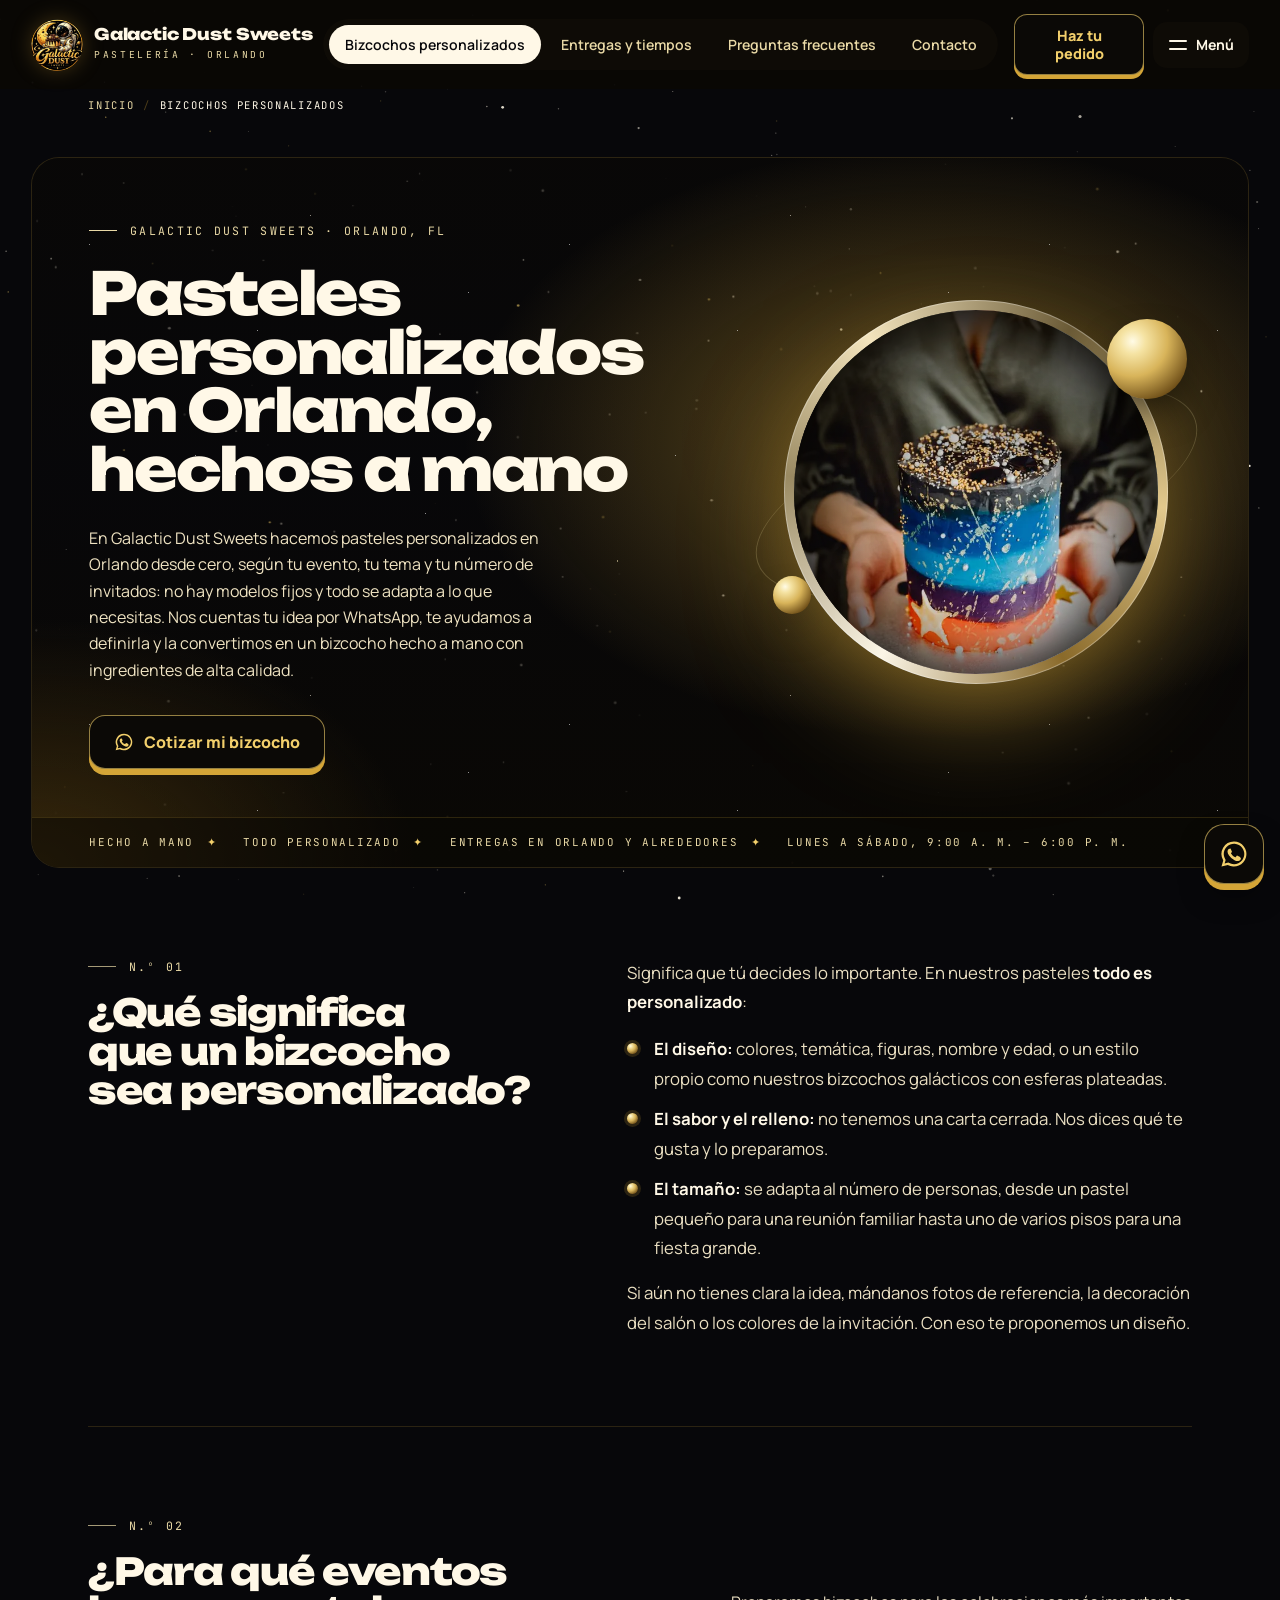
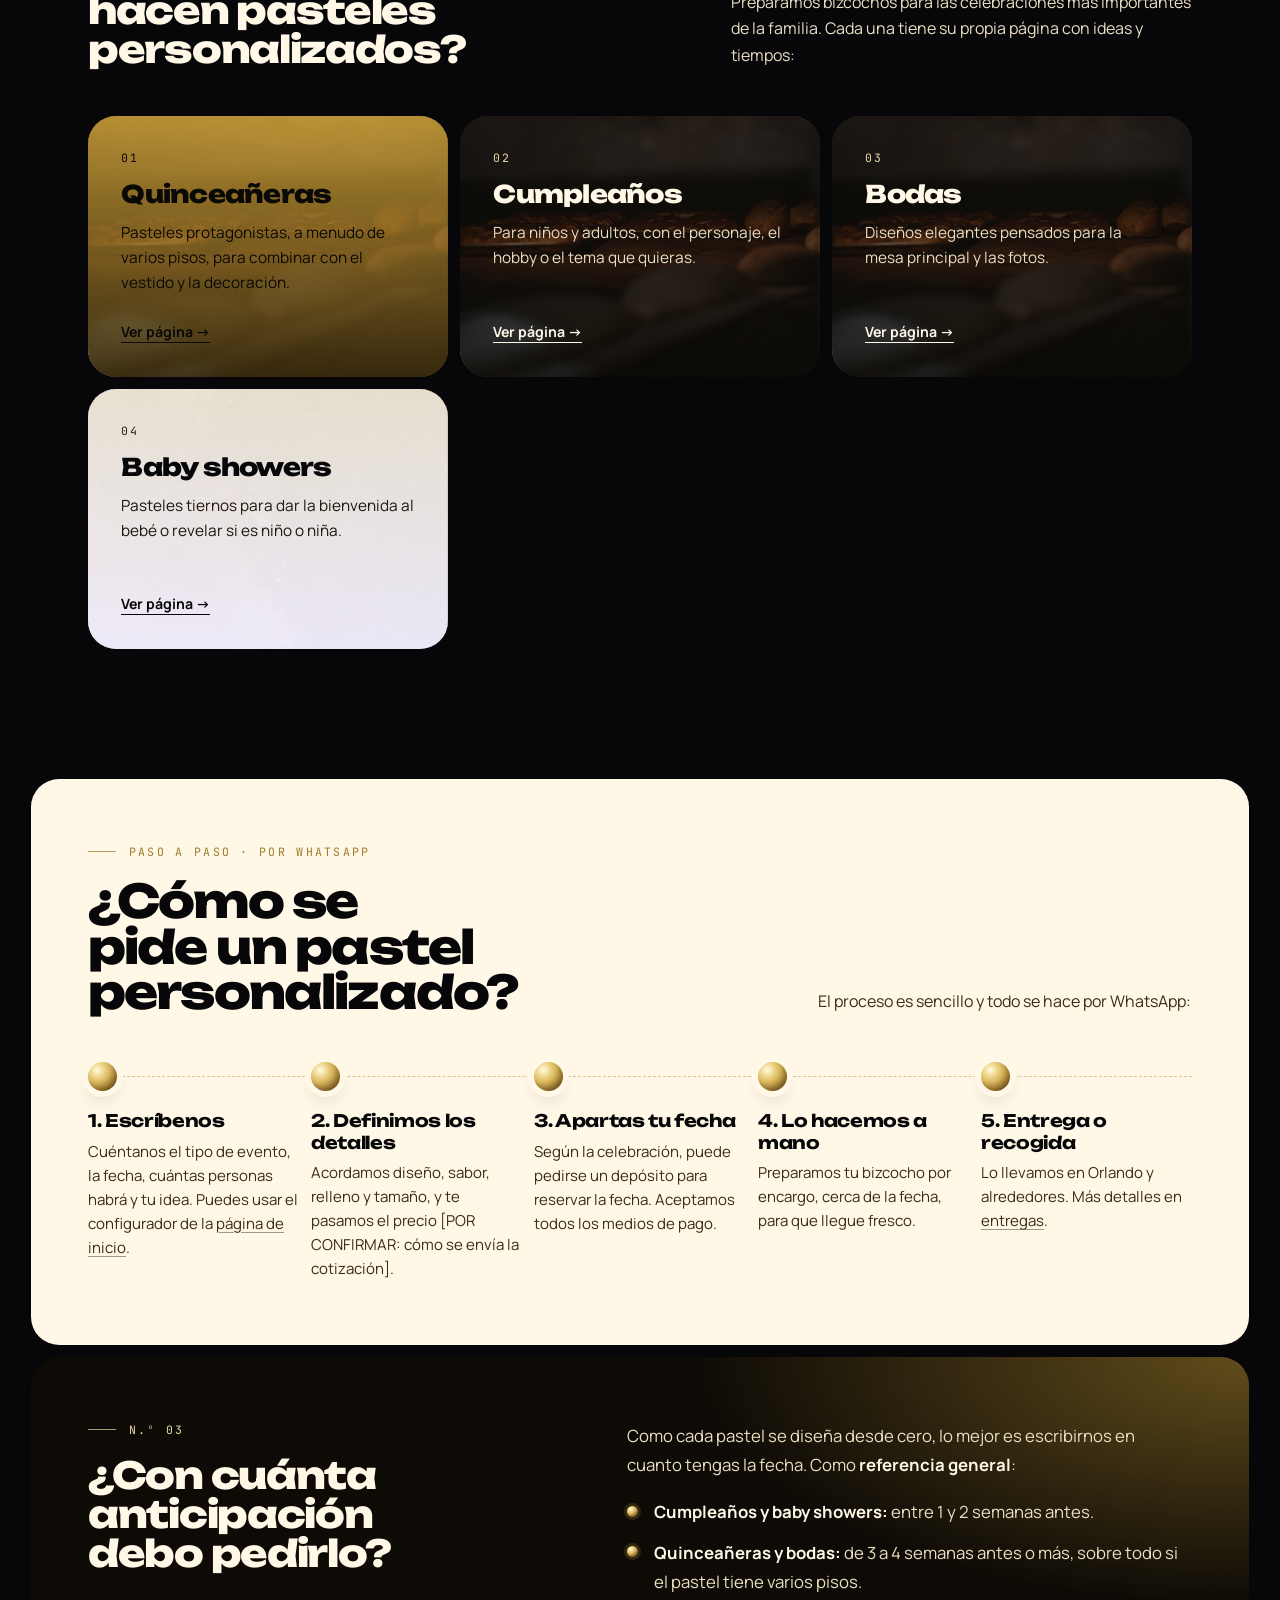
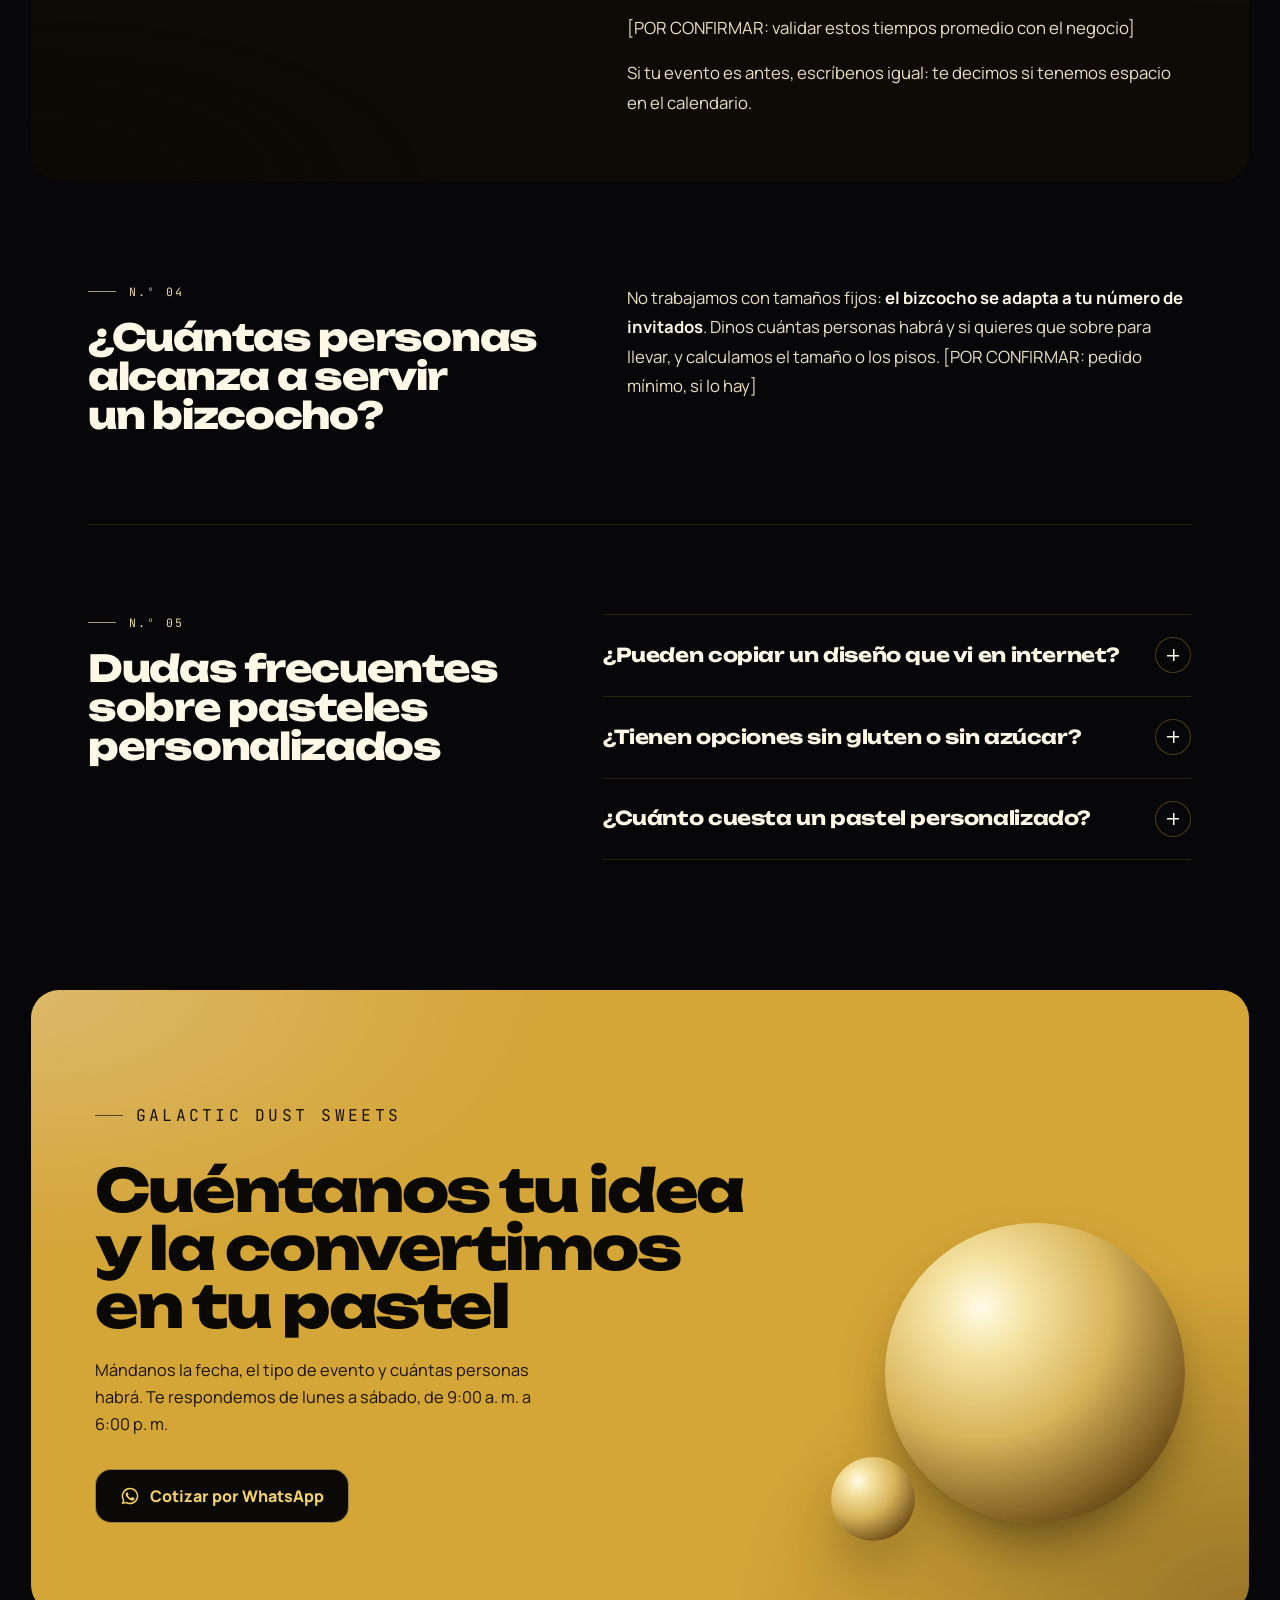
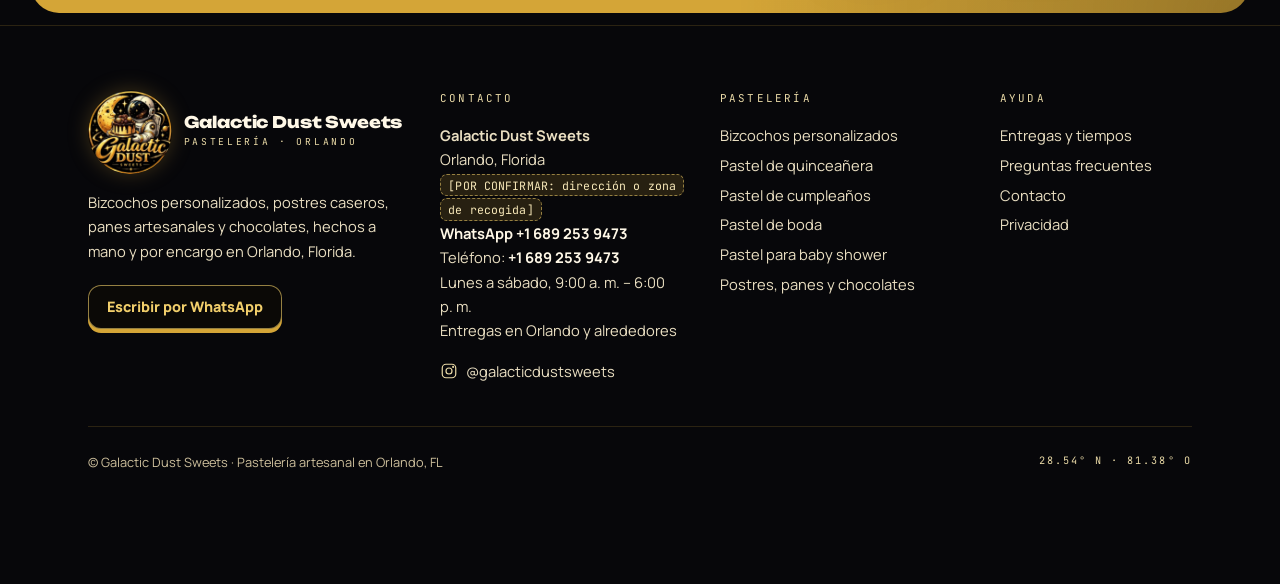
<file: pasteles-personalizados/index.html>
<!DOCTYPE html>
<html lang="es" data-motion="sutil">
<head>
<meta name="robots" content="noindex, nofollow">
<meta charset="utf-8">
<meta name="viewport" content="width=device-width, initial-scale=1">
<title>Pasteles personalizados en Orlando | Galactic Dust</title>
<meta name="description" content="Pasteles personalizados en Orlando hechos a mano para cumpleaños, quinceañeras, bodas y baby showers. Tú eliges diseño, sabor y tamaño. Cotiza por WhatsApp.">
<link rel="canonical" href="https://example.com/pasteles-personalizados/">
<meta property="og:type" content="website"><meta property="og:title" content="Pasteles personalizados en Orlando | Galactic Dust">
<meta property="og:description" content="Pasteles personalizados en Orlando hechos a mano para cumpleaños, quinceañeras, bodas y baby showers. Tú eliges diseño, sabor y tamaño. Cotiza por WhatsApp."><meta property="og:url" content="https://example.com/pasteles-personalizados/">
<meta property="og:locale" content="es_ES"><meta property="og:image" content="https://example.com/assets/opt/gds-catalogo-640.webp">
<meta name="twitter:card" content="summary_large_image">
<link rel="icon" href="../assets/favicon.png"><link rel="apple-touch-icon" href="../assets/favicon.png">
<link rel="preconnect" href="https://fonts.googleapis.com"><link rel="preconnect" href="https://fonts.gstatic.com" crossorigin><link href="https://fonts.googleapis.com/css2?family=Unbounded:wght@400;700;800&family=Manrope:wght@400;500;600;700;800&family=JetBrains+Mono:wght@400;500&display=swap" rel="stylesheet">

<link rel="stylesheet" href="../motion.css">
<link rel="stylesheet" href="../styles.css">
<script type="application/ld+json">
{
 "@context": "https://schema.org",
 "@graph": [
  {
   "@type": "Bakery",
   "@id": "https://example.com/#org",
   "name": "Galactic Dust Sweets",
   "url": "https://example.com/",
   "logo": "https://example.com/assets/logo.webp",
   "sameAs": [
    "https://www.instagram.com/galacticdustsweets/"
   ]
  },
  {
   "@type": "Service",
   "name": "Pasteles personalizados en Orlando, hechos a mano",
   "serviceType": "pasteles personalizados en Orlando",
   "provider": {
    "@id": "https://example.com/#org"
   },
   "areaServed": [
    "Orlando"
   ],
   "url": "https://example.com/pasteles-personalizados/"
  },
  {
   "@type": "FAQPage",
   "mainEntity": [
    {
     "@type": "Question",
     "name": "¿Pueden copiar un diseño que vi en internet?",
     "acceptedAnswer": {
      "@type": "Answer",
      "text": "Puedes mandarnos la foto como referencia y lo adaptamos a tu evento y a nuestro estilo artesanal."
     }
    },
    {
     "@type": "Question",
     "name": "¿Tienen opciones sin gluten o sin azúcar?",
     "acceptedAnswer": {
      "@type": "Answer",
      "text": "POR CONFIRMAR: opciones para dietas especiales y manejo de alérgenos. Coméntanos cualquier alergia al hacer tu pedido."
     }
    },
    {
     "@type": "Question",
     "name": "¿Cuánto cuesta un pastel personalizado?",
     "acceptedAnswer": {
      "@type": "Answer",
      "text": "Depende del tamaño, el diseño y la complejidad. Escríbenos con tu idea y te damos el precio. POR CONFIRMAR: precios «desde $» si se quieren mostrar"
     }
    }
   ]
  },
  {
   "@type": "WebPage",
   "url": "https://example.com/pasteles-personalizados/",
   "name": "Pasteles personalizados en Orlando | Galactic Dust",
   "inLanguage": "es",
   "about": {
    "@id": "https://example.com/#org"
   }
  },
  {
   "@type": "BreadcrumbList",
   "itemListElement": [
    {
     "@type": "ListItem",
     "position": 1,
     "name": "Inicio",
     "item": "https://example.com/"
    },
    {
     "@type": "ListItem",
     "position": 2,
     "name": "Bizcochos personalizados",
     "item": "https://example.com/pasteles-personalizados/"
    }
   ]
  }
 ]
}
</script>
</head>
<body>
<a class="skip-link" href="#contenido">Saltar al contenido</a>
<header class="hdr" data-shrink>
  <div class="pm-progress"></div>
  <a class="logo" href="../" aria-label="Galactic Dust Sweets, ir al inicio"><img class="logo-mark" src="../assets/logo.webp" alt="" width="52" height="52">
    <span><b>Galactic Dust Sweets</b><small>Pastelería · Orlando</small></span>
  </a>
  <nav class="pill" aria-label="Principal">
    <ul class="pill-nav"><li><a href="../">Inicio</a></li><li><a href="../pasteles-personalizados/" aria-current="page">Bizcochos personalizados</a></li><li><a href="../pastel-de-quinceanera/">Quinceañeras</a></li><li><a href="../pastel-de-boda/">Bodas</a></li><li><a href="../pastel-de-cumpleanos/">Cumpleaños</a></li><li><a href="../pastel-baby-shower/">Baby showers</a></li><li><a href="../postres-panes-chocolates/">Postres, panes y chocolates</a></li><li><a href="../entregas/">Entregas y tiempos</a></li><li><a href="../preguntas-frecuentes/">Preguntas frecuentes</a></li><li><a href="../contacto/">Contacto</a></li><li><a href="../privacidad/">Privacidad</a></li></ul>
  </nav>
  <div class="hdr-act">
    
    <a class="wa sm hdr-cta" href="https://wa.me/16892539473?text=Hola%20Galactic%20Dust%20Sweets%2C%20quiero%20hacer%20un%20pedido" target="_blank" rel="noopener" data-event="wa_header">Haz tu pedido</a>
    <button class="burger" type="button" aria-expanded="false" aria-controls="menu" aria-label="Abrir menú"><span class="bars" aria-hidden="true"><i></i><i></i></span><span class="burger-l">Menú</span></button>
  </div>
  <nav class="menu" id="menu" aria-label="Todas las páginas">
    <p class="mono menu-k">Todas las páginas</p>
    <ul><li><a href="../">Inicio</a></li><li><a href="../pasteles-personalizados/" aria-current="page">Bizcochos personalizados</a></li><li><a href="../pastel-de-quinceanera/">Quinceañeras</a></li><li><a href="../pastel-de-boda/">Bodas</a></li><li><a href="../pastel-de-cumpleanos/">Cumpleaños</a></li><li><a href="../pastel-baby-shower/">Baby showers</a></li><li><a href="../postres-panes-chocolates/">Postres, panes y chocolates</a></li><li><a href="../entregas/">Entregas y tiempos</a></li><li><a href="../preguntas-frecuentes/">Preguntas frecuentes</a></li><li><a href="../contacto/">Contacto</a></li><li><a href="../privacidad/">Privacidad</a></li></ul>
    <a class="wa" href="https://wa.me/16892539473?text=Hola%20Galactic%20Dust%20Sweets%2C%20quiero%20hacer%20un%20pedido" target="_blank" rel="noopener" data-event="wa_menu">Haz tu pedido hoy</a>
  </nav>
</header>

<nav class="pm-crumbs" aria-label="Migas de pan"><ol><li><a href="../">Inicio</a></li><li aria-current="page">Bizcochos personalizados</li></ol></nav>
<main id="contenido">
<section class="blk ph"><div class="stars" aria-hidden="true"></div><div class="ph-copy"><p class="mono k">Galactic Dust Sweets · Orlando, FL</p><h1>Pasteles personalizados en Orlando, hechos a mano</h1><div class="ctas"><a class="btn" href="https://wa.me/16892539473?text=Hola%20Galactic%20Dust%20Sweets%2C%20quiero%20cotizar%20un%20bizcocho%20personalizado" data-event="cta_hero">Cotizar mi bizcocho</a></div><div class="lede"><p>En Galactic Dust Sweets hacemos pasteles personalizados en Orlando desde cero, según tu evento, tu tema y tu número de invitados: no hay modelos fijos y todo se adapta a lo que necesitas. Nos cuentas tu idea por WhatsApp, te ayudamos a definirla y la convertimos en un bizcocho hecho a mano con ingredientes de alta calidad.</p></div></div><div class="port port-s"><div class="orbit" aria-hidden="true"></div><div class="ring"><div class="ring-in"><img src="../assets/opt/gds-p-custom-640.webp" alt="ejemplo — Vibrant galaxy-themed cake with star decoration held by woman in elegant dress." srcset="../assets/opt/gds-p-custom-640.webp 640w" sizes="(max-width: 768px) 100vw, 60vw" width="640" height="960" fetchpriority="high" decoding="async"></div></div><div class="sph s1" aria-hidden="true"></div><div class="sph s2" aria-hidden="true"></div></div><ul class="ph-strip" aria-label="Lo que cumplimos"><li>Hecho a mano</li><li>Todo personalizado</li><li>Entregas en Orlando y alrededores</li><li>Lunes a sábado, 9:00 a. m. – 6:00 p. m.</li></ul></section>
<section class="sec sec-text"><div class="in t-grid"><div class="t-side" data-reveal="up"><p class="mono eyebrow secn" aria-hidden="true"></p><h2 class="t-h2">¿Qué significa que un bizcocho sea personalizado?</h2></div><div class="prose" data-reveal="up"><p>Significa que tú decides lo importante. En nuestros pasteles <strong>todo es personalizado</strong>:</p>
<ul><li><strong>El diseño:</strong> colores, temática, figuras, nombre y edad, o un estilo propio como nuestros bizcochos galácticos con esferas plateadas.</li><li><strong>El sabor y el relleno:</strong> no tenemos una carta cerrada. Nos dices qué te gusta y lo preparamos.</li><li><strong>El tamaño:</strong> se adapta al número de personas, desde un pastel pequeño para una reunión familiar hasta uno de varios pisos para una fiesta grande.</li></ul>
<p>Si aún no tienes clara la idea, mándanos fotos de referencia, la decoración del salón o los colores de la invitación. Con eso te proponemos un diseño.</p></div></div></section>

<section class="sec sec-svc"><div class="in"><div class="s-head" data-reveal="up"><div><p class="mono eyebrow secn" aria-hidden="true"></p><h2 class="t-h2">¿Para qué eventos hacen pasteles personalizados?</h2></div><div class="s-body"><p>Preparamos bizcochos para las celebraciones más importantes de la familia. Cada una tiene su propia página con ideas y tiempos:</p></div></div><div class="svc-grid" data-stagger><article class="card svc" data-reveal="up"><span class="num" aria-hidden="true"></span><h3><a class="svc-a" href="../pastel-de-quinceanera/">Quinceañeras</a></h3><div class="svc-t"><p>Pasteles protagonistas, a menudo de varios pisos, para combinar con el vestido y la decoración.</p></div><div class="foot"><span class="svc-go" aria-hidden="true"></span></div></article>
<article class="card svc" data-reveal="up"><span class="num" aria-hidden="true"></span><h3><a class="svc-a" href="../pastel-de-cumpleanos/">Cumpleaños</a></h3><div class="svc-t"><p>Para niños y adultos, con el personaje, el hobby o el tema que quieras.</p></div><div class="foot"><span class="svc-go" aria-hidden="true"></span></div></article>
<article class="card svc" data-reveal="up"><span class="num" aria-hidden="true"></span><h3><a class="svc-a" href="../pastel-de-boda/">Bodas</a></h3><div class="svc-t"><p>Diseños elegantes pensados para la mesa principal y las fotos.</p></div><div class="foot"><span class="svc-go" aria-hidden="true"></span></div></article>
<article class="card svc" data-reveal="up"><span class="num" aria-hidden="true"></span><h3><a class="svc-a" href="../pastel-baby-shower/">Baby showers</a></h3><div class="svc-t"><p>Pasteles tiernos para dar la bienvenida al bebé o revelar si es niño o niña.</p></div><div class="foot"><span class="svc-go" aria-hidden="true"></span></div></article>
</div></div></section>

<section class="blk light sec-steps"><div class="in"><div class="s-head" data-reveal="up"><div><p class="mono eyebrow">Paso a paso · por WhatsApp</p><h2 class="sec-h2 st-h2">¿Cómo se pide un pastel personalizado?</h2></div><div class="s-body"><p>El proceso es sencillo y todo se hace por WhatsApp:</p></div></div><ol class="track" data-stagger><li class="tk" data-reveal="up"><span class="tk-dot" aria-hidden="true"></span><h3>1. Escríbenos</h3><div class="tk-t"><p>Cuéntanos el tipo de evento, la fecha, cuántas personas habrá y tu idea. Puedes usar el configurador de la <a href="../">página de inicio</a>.</p></div></li>
<li class="tk" data-reveal="up"><span class="tk-dot" aria-hidden="true"></span><h3>2. Definimos los detalles</h3><div class="tk-t"><p>Acordamos diseño, sabor, relleno y tamaño, y te pasamos el precio [POR CONFIRMAR: cómo se envía la cotización].</p></div></li>
<li class="tk" data-reveal="up"><span class="tk-dot" aria-hidden="true"></span><h3>3. Apartas tu fecha</h3><div class="tk-t"><p>Según la celebración, puede pedirse un depósito para reservar la fecha. Aceptamos todos los medios de pago.</p></div></li>
<li class="tk" data-reveal="up"><span class="tk-dot" aria-hidden="true"></span><h3>4. Lo hacemos a mano</h3><div class="tk-t"><p>Preparamos tu bizcocho por encargo, cerca de la fecha, para que llegue fresco.</p></div></li>
<li class="tk" data-reveal="up"><span class="tk-dot" aria-hidden="true"></span><h3>5. Entrega o recogida</h3><div class="tk-t"><p>Lo llevamos en Orlando y alrededores. Más detalles en <a href="../entregas/">entregas</a>.</p></div></li>
</ol></div></section>

<section class="sec sec-text"><div class="in t-grid"><div class="t-side" data-reveal="up"><p class="mono eyebrow secn" aria-hidden="true"></p><h2 class="t-h2">¿Con cuánta anticipación debo pedirlo?</h2></div><div class="prose" data-reveal="up"><p>Como cada pastel se diseña desde cero, lo mejor es escribirnos en cuanto tengas la fecha. Como <strong>referencia general</strong>:</p>
<ul><li><strong>Cumpleaños y baby showers:</strong> entre 1 y 2 semanas antes.</li><li><strong>Quinceañeras y bodas:</strong> de 3 a 4 semanas antes o más, sobre todo si el pastel tiene varios pisos.</li></ul>
<p>[POR CONFIRMAR: validar estos tiempos promedio con el negocio]</p>
<p>Si tu evento es antes, escríbenos igual: te decimos si tenemos espacio en el calendario.</p></div></div></section>

<section class="sec sec-text"><div class="in t-grid"><div class="t-side" data-reveal="up"><p class="mono eyebrow secn" aria-hidden="true"></p><h2 class="t-h2">¿Cuántas personas alcanza a servir un bizcocho?</h2></div><div class="prose" data-reveal="up"><p>No trabajamos con tamaños fijos: <strong>el bizcocho se adapta a tu número de invitados</strong>. Dinos cuántas personas habrá y si quieres que sobre para llevar, y calculamos el tamaño o los pisos. [POR CONFIRMAR: pedido mínimo, si lo hay]</p></div></div></section>

<section class="sec sec-faq"><div class="in faq-grid"><div class="faq-side" data-reveal="up"><p class="mono eyebrow secn" aria-hidden="true"></p><h2 class="t-h2">Dudas frecuentes sobre pasteles personalizados</h2><div class="s-body"></div></div><div class="faq-list" data-reveal="up"><details><summary>¿Pueden copiar un diseño que vi en internet?</summary><div class="ans"><p>Puedes mandarnos la foto como referencia y lo adaptamos a tu evento y a nuestro estilo artesanal.</p></div></details>
<details><summary>¿Tienen opciones sin gluten o sin azúcar?</summary><div class="ans"><p>[POR CONFIRMAR: opciones para dietas especiales y manejo de alérgenos]. Coméntanos cualquier alergia al hacer tu pedido.</p></div></details>
<details><summary>¿Cuánto cuesta un pastel personalizado?</summary><div class="ans"><p>Depende del tamaño, el diseño y la complejidad. Escríbenos con tu idea y te damos el precio. [POR CONFIRMAR: precios «desde $» si se quieren mostrar]</p></div></details>
</div></div></section>

<section class="blk close close-s"><div data-reveal="up"><p class="mono eyebrow">Galactic Dust Sweets</p><h2 class="sec-h2">Cuéntanos tu idea y la convertimos en tu pastel</h2><div class="close-b"><p>Mándanos la fecha, el tipo de evento y cuántas personas habrá. Te respondemos de lunes a sábado, de 9:00 a. m. a 6:00 p. m.</p></div><a class="btn" href="https://wa.me/16892539473?text=Hola%20Galactic%20Dust%20Sweets%2C%20quiero%20cotizar%20un%20bizcocho%20personalizado" data-event="cta_cierre">Cotizar por WhatsApp</a></div><div class="orb" aria-hidden="true"><i></i><i></i></div></section>

</main>
<footer class="ftr">
  <div class="ftr-brand">
    <a class="logo" href="../" aria-label="Galactic Dust Sweets, ir al inicio"><img class="logo-mark" src="../assets/logo.webp" alt="" width="52" height="52"><span><b>Galactic Dust Sweets</b><small>Pastelería · Orlando</small></span></a>
    <p>Bizcochos personalizados, postres caseros, panes artesanales y chocolates, hechos a mano y por encargo en Orlando, Florida.</p>
    <a class="wa sm" href="https://wa.me/16892539473?text=Hola%20Galactic%20Dust%20Sweets%2C%20quiero%20hacer%20un%20pedido" target="_blank" rel="noopener" data-event="wa_footer_btn">Escribir por WhatsApp</a>
  </div>
  <div>
    <h2>Contacto</h2>
    <address>
      <b>Galactic Dust Sweets</b><br>
      Orlando, Florida<br>
      <span class="tbd">[POR CONFIRMAR: dirección o zona de recogida]</span><br>
      <a href="https://wa.me/16892539473" target="_blank" rel="noopener" data-event="wa_footer">WhatsApp +1 689 253 9473</a><br>
      Teléfono: <a href="tel:+16892539473">+1 689 253 9473</a><br>
      Lunes a sábado, 9:00 a. m. – 6:00 p. m.<br>
      Entregas en Orlando y alrededores
    </address>
    <ul class="social">
      <li><a href="https://www.instagram.com/galacticdustsweets/" target="_blank" rel="noopener"><svg viewBox="0 0 24 24" aria-hidden="true"><rect x="3" y="3" width="18" height="18" rx="5"/><circle cx="12" cy="12" r="4"/><circle cx="17.5" cy="6.5" r=".6"/></svg>@galacticdustsweets</a></li>
    </ul>
  </div>
  <div>
    <h2>Pastelería</h2>
    <ul>
      <li><a href="../pasteles-personalizados/">Bizcochos personalizados</a></li>
      <li><a href="../pastel-de-quinceanera/">Pastel de quinceañera</a></li>
      <li><a href="../pastel-de-cumpleanos/">Pastel de cumpleaños</a></li>
      <li><a href="../pastel-de-boda/">Pastel de boda</a></li>
      <li><a href="../pastel-baby-shower/">Pastel para baby shower</a></li>
      <li><a href="../postres-panes-chocolates/">Postres, panes y chocolates</a></li>
    </ul>
  </div>
  <div>
    <h2>Ayuda</h2>
    <ul>
      <li><a href="../entregas/">Entregas y tiempos</a></li>
      <li><a href="../preguntas-frecuentes/">Preguntas frecuentes</a></li>
      <li><a href="../contacto/">Contacto</a></li>
      <li><a href="../privacidad/">Privacidad</a></li>
    </ul>
  </div>
  <div class="legal"><span>© Galactic Dust Sweets · Pastelería artesanal en Orlando, FL</span><span class="mono">28.54° N · 81.38° O</span></div>
</footer>
<a class="fab" href="https://wa.me/16892539473?text=Hola%20Galactic%20Dust%20Sweets%2C%20quiero%20hacer%20un%20pedido" target="_blank" rel="noopener" aria-label="Pedir por WhatsApp" data-event="wa_flotante"><svg viewBox="0 0 24 24" aria-hidden="true"><path d="M12 2a10 10 0 0 0-8.6 15.1L2 22l5-1.3A10 10 0 1 0 12 2zm0 18.2a8.2 8.2 0 0 1-4.2-1.2l-.3-.2-3 .8.8-2.9-.2-.3A8.2 8.2 0 1 1 12 20.2zm4.5-6.1c-.2-.1-1.5-.7-1.7-.8-.2-.1-.4-.1-.6.1l-.8 1c-.1.2-.3.2-.5.1a6.7 6.7 0 0 1-3.3-2.9c-.3-.4.2-.4.7-1.3.1-.2 0-.3 0-.4l-.8-1.8c-.2-.5-.4-.4-.6-.4h-.5a1 1 0 0 0-.7.3 3 3 0 0 0-.9 2.2 5.2 5.2 0 0 0 1.1 2.7 11.8 11.8 0 0 0 4.5 4c1.7.7 2.3.8 3.2.6.5-.1 1.5-.6 1.7-1.2.2-.6.2-1.1.2-1.2-.1-.1-.3-.2-.5-.3z"/></svg></a>

<script>(function(){
  var $=function(id){return document.getElementById(id)};
  var WA='https://wa.me/16892539473?text=';

  /* Menú (móvil y panel de todas las páginas) */
  var h=document.querySelector('.hdr'),b=h&&h.querySelector('.burger'),mn=$('menu');
  function setMenu(o){if(!h||!b)return;h.classList.toggle('is-open',o);b.setAttribute('aria-expanded',o?'true':'false');b.setAttribute('aria-label',o?'Cerrar menú':'Abrir menú');document.documentElement.classList.toggle('menu-open',o&&window.innerWidth<760);}
  if(b&&mn){
    b.addEventListener('click',function(e){e.stopPropagation();setMenu(!h.classList.contains('is-open'))});
    mn.addEventListener('click',function(e){if(e.target.closest('a'))setMenu(false)});
    document.addEventListener('click',function(e){if(h.classList.contains('is-open')&&!mn.contains(e.target))setMenu(false)});
    document.addEventListener('keydown',function(e){if(e.key==='Escape'&&h.classList.contains('is-open')){setMenu(false);b.focus()}});
  }

  /* Medición: un evento por botón de WhatsApp (data-event) */
  document.addEventListener('click',function(e){
    var a=e.target.closest('a[href*="wa.me"]');if(!a)return;
    var ev=a.getAttribute('data-event')||'wa_enlace';
    (window.dataLayer=window.dataLayer||[]).push({event:'whatsapp_click',wa_origen:ev});
    if(typeof window.gtag==='function')window.gtag('event','whatsapp_click',{wa_origen:ev});
  });

  /* Configurador: anticipación mínima por evento [POR CONFIRMAR: días reales] */
  var f=$('cfg');
  if(f&&$('cal-g')){
    var lead={'Quinceañera':21,'Boda':21,'Cumpleaños':7,'Baby shower':7,'Otro':7};
    var view,picked=null,today=new Date();today.setHours(0,0,0,0);
    var ev=function(){var r=f.querySelector('input[name=ev]:checked');return r?r.value:'Otro'};
    var minDate=function(){var m=new Date(today);m.setDate(m.getDate()+(lead[ev()]||7));return m};
    var fmt=function(d,o){return d.toLocaleDateString('es-US',o)};
    var cal=function(){
      var min=minDate(),g=$('cal-g');g.innerHTML='';
      if(picked&&picked<min)picked=null;
      var m=fmt(view,{month:'long'});
      $('cal-m').innerHTML=m.charAt(0).toUpperCase()+m.slice(1)+' <span>'+view.getFullYear()+'</span>';
      $('cal-p').disabled=view.getFullYear()*12+view.getMonth()<=today.getFullYear()*12+today.getMonth();
      var first=(view.getDay()+6)%7,days=new Date(view.getFullYear(),view.getMonth()+1,0).getDate();
      for(var i=0;i<first;i++)g.appendChild(document.createElement('span'));
      for(var d=1;d<=days;d++){
        var dt=new Date(view.getFullYear(),view.getMonth(),d),bt=document.createElement('button');
        bt.type='button';bt.textContent=d;
        var off=dt<min||dt.getDay()===0;
        bt.disabled=off;bt.setAttribute('aria-label',fmt(dt,{weekday:'long',day:'numeric',month:'long'})+(off?' (no disponible)':''));
        if(+dt===+today)bt.className='today';
        if(picked&&+dt===+picked){bt.className+=' on';bt.setAttribute('aria-pressed','true')}
        (function(x){bt.onclick=function(){picked=x;cal();upd()}})(dt);
        g.appendChild(bt);
      }
      $('hint').textContent='Para '+ev().toLowerCase()+': fechas desde el '+fmt(min,{day:'numeric',month:'long'})+'. Los domingos no hay entregas.';
    };
    var upd=function(){
      var t='Hola Galactic Dust Sweets, quiero cotizar un bizcocho personalizado.\n• Evento: '+ev()+
        '\n• Personas: '+($('pp').value||'—')+'\n• Sabor: '+($('sa').value||'—')+'\n• Relleno: '+($('re').value||'—')+
        '\n• Fecha: '+(picked?fmt(picked,{weekday:'long',day:'numeric',month:'long'}):'—');
      $('msg').textContent=t;$('send').href=WA+encodeURIComponent(t);$('txt').value=t;
    };
    var jump=function(){var min=minDate(),end=new Date(min.getFullYear(),min.getMonth()+1,0);view=new Date(min.getFullYear(),min.getMonth()+((end-min)/864e5<6?1:0),1)};
    $('cal-p').onclick=function(){view.setMonth(view.getMonth()-1);cal()};
    $('cal-n').onclick=function(){view.setMonth(view.getMonth()+1);cal()};
    f.querySelectorAll('input').forEach(function(i){i.addEventListener('input',upd);i.addEventListener('change',function(){if(i.name==='ev')jump();cal();upd()})});
    f.addEventListener('submit',function(e){e.preventDefault();window.open($('send').href,'_blank','noopener')});
    jump();cal();upd();
  }

  /* Galería: «Quiero uno así» con el número de obra + filtros */
  document.querySelectorAll('.wall .p').forEach(function(p){
    var em=p.querySelector('.cap em'),bb=p.querySelector('.cap b');if(!em||!bb)return;
    var n=em.textContent,c=bb.textContent,a=document.createElement('a');
    a.className='ask';a.textContent='Quiero uno así →';a.setAttribute('data-event','wa_obra_'+n.replace(/\D/g,''));
    a.href=WA+encodeURIComponent('Hola Galactic Dust Sweets, me gustó la obra '+n+' ('+c+') y quiero uno así.');
    a.target='_blank';a.rel='noopener';
    a.setAttribute('aria-label','Pedir por WhatsApp un bizcocho como la obra '+n);
    p.querySelector('.cap').appendChild(a);
  });
  document.querySelectorAll('.filters button').forEach(function(bt){bt.addEventListener('click',function(){
    var k=bt.getAttribute('data-f');
    document.querySelectorAll('.filters button').forEach(function(x){x.setAttribute('aria-pressed',x===bt?'true':'false')});
    document.querySelectorAll('.wall .p').forEach(function(p){p.classList.toggle('hide',k!=='all'&&p.getAttribute('data-c')!==k)});
  })});
})();

/* Espacio en movimiento (portada y cabeceras): estrellas que titilan y derivan + cupcakes fugaces con estela dorada.
   Se pausa fuera de pantalla o con la pestaña oculta; quieto con «reducir movimiento» y en capturas (?pm=static). */
(function(){
  var still=/[?&]pm=static\b/.test(location.search)||(window.matchMedia&&matchMedia('(prefers-reduced-motion: reduce)').matches);
  var hosts=document.querySelectorAll('.hero,.ph');
  document.querySelectorAll('.hero-video').forEach(function(v){if(still){v.removeAttribute('autoplay');v.pause();}else{var p=v.play();if(p&&p.catch)p.catch(function(){});}});
  if(!hosts.length||!document.createElement('canvas').getContext)return;
  hosts.forEach(function(host){
    var cv=document.createElement('canvas');cv.className='spacefx';cv.setAttribute('aria-hidden','true');host.insertBefore(cv,host.firstChild);
    var ctx=cv.getContext('2d'),W=0,H=0,dpr=Math.min(2,window.devicePixelRatio||1),stars=[],cups=[],dust=[],on=false,t0=0,next=1800;
    function size(){
      var r=host.getBoundingClientRect();W=Math.max(1,r.width);H=Math.max(1,r.height);
      cv.width=Math.round(W*dpr);cv.height=Math.round(H*dpr);ctx.setTransform(dpr,0,0,dpr,0,0);
      var n=Math.min(260,Math.round(W*H/4800));stars=[];
      for(var i=0;i<n;i++)stars.push({x:Math.random()*W,y:Math.random()*H,r:Math.random()*1.25+.25,z:Math.random()*.85+.15,t:Math.random()*6.283,s:Math.random()*1.4+.4,g:Math.random()<.2});
    }
    function cupcake(x,y,k){ // cupcake de la marca: capacillo dorado, betún de chocolate y esfera dorada
      ctx.save();ctx.translate(x,y);ctx.scale(k,k);
      var w=ctx.createLinearGradient(-9,0,9,0);w.addColorStop(0,'#9a6b1c');w.addColorStop(.5,'#f2cf6b');w.addColorStop(1,'#a8761f');
      ctx.fillStyle=w;ctx.beginPath();ctx.moveTo(-9,0);ctx.lineTo(9,0);ctx.lineTo(6.5,11);ctx.lineTo(-6.5,11);ctx.closePath();ctx.fill();
      ctx.strokeStyle='rgba(90,60,12,.55)';ctx.lineWidth=.8;
      for(var i=-6;i<=6;i+=3){ctx.beginPath();ctx.moveTo(i,1);ctx.lineTo(i*.72,10.5);ctx.stroke();}
      var f=ctx.createRadialGradient(-3,-7,1,0,-4,11);f.addColorStop(0,'#8a5a32');f.addColorStop(1,'#3e2412');
      ctx.fillStyle=f;ctx.beginPath();ctx.arc(-5,-1.5,4.6,0,6.283);ctx.arc(5,-1.5,4.6,0,6.283);ctx.arc(0,-4.5,6,0,6.283);ctx.arc(0,-9.5,3.6,0,6.283);ctx.fill();
      var b=ctx.createRadialGradient(-1,-15,.3,0,-14,3.4);b.addColorStop(0,'#fffbe6');b.addColorStop(.45,'#f2cf6b');b.addColorStop(1,'#8a6a2a');
      ctx.fillStyle=b;ctx.beginPath();ctx.arc(0,-14,3.2,0,6.283);ctx.fill();
      ctx.restore();
    }
    function spawn(){
      var k=1.1+Math.random()*.8,sp=330+Math.random()*220,ang=(148+Math.random()*16)*Math.PI/180; // hacia abajo a la izquierda
      cups.push({x:W*(.35+Math.random()*.75),y:-30-Math.random()*H*.15,vx:Math.cos(ang)*sp,vy:-Math.sin(ang)*sp*-1,k:k,life:0});
    }
    function frame(ts){
      if(!on)return;
      var dt=Math.min(.05,(ts-(t0||ts))/1000);t0=ts;
      ctx.clearRect(0,0,W,H);
      for(var i=0;i<stars.length;i++){var s=stars[i];
        s.x-=s.z*7*dt;if(s.x<-2)s.x=W+2;s.t+=s.s*dt;
        var a=.25+.75*Math.abs(Math.sin(s.t));ctx.globalAlpha=a*s.z;
        ctx.fillStyle=s.g?'#f2cf6b':'#fff8e7';ctx.beginPath();ctx.arc(s.x,s.y,s.r,0,6.283);ctx.fill();}
      ctx.globalAlpha=1;
      next-=dt*1000;if(next<=0){spawn();next=3000+Math.random()*4000;}
      for(var j=cups.length-1;j>=0;j--){var c=cups[j];c.x+=c.vx*dt;c.y+=c.vy*dt;c.life+=dt;
        var len=Math.hypot(c.vx,c.vy),ux=c.vx/len,uy=c.vy/len,tail=150*c.k;
        var sx=c.x-ux*12*c.k,sy=c.y-uy*12*c.k; // la estela nace en el borde del cupcake
        var g=ctx.createLinearGradient(sx,sy,sx-ux*tail,sy-uy*tail);g.addColorStop(0,'rgba(242,207,107,.7)');g.addColorStop(1,'rgba(242,207,107,0)');
        ctx.strokeStyle=g;ctx.lineWidth=3.2*c.k;ctx.lineCap='round';ctx.beginPath();ctx.moveTo(sx,sy);ctx.lineTo(sx-ux*tail,sy-uy*tail);ctx.stroke();
        if(Math.random()<.6)dust.push({x:c.x-ux*8,y:c.y-uy*8,vx:(Math.random()-.5)*30,vy:(Math.random()-.5)*30,a:1});
        cupcake(c.x,c.y,c.k);
        if(c.x<-80||c.y>H+80)cups.splice(j,1);}
      for(var d=dust.length-1;d>=0;d--){var p=dust[d];p.x+=p.vx*dt;p.y+=p.vy*dt;p.a-=dt*1.6;
        if(p.a<=0){dust.splice(d,1);continue;}ctx.globalAlpha=p.a;ctx.fillStyle='#ffe7a1';ctx.fillRect(p.x,p.y,1.6,1.6);}
      ctx.globalAlpha=1;
      requestAnimationFrame(frame);
    }
    function start(){if(on||still)return;on=true;t0=0;requestAnimationFrame(frame);}
    function stop(){on=false;}
    size();
    if(still){ // imagen fija: solo las estrellas
      for(var i=0;i<stars.length;i++){var s=stars[i];ctx.globalAlpha=.5*s.z+.2;ctx.fillStyle=s.g?'#f2cf6b':'#fff8e7';ctx.beginPath();ctx.arc(s.x,s.y,s.r,0,6.283);ctx.fill();}
      ctx.globalAlpha=1;return;
    }
    var vis=true;
    if('IntersectionObserver' in window)new IntersectionObserver(function(e){vis=e[0].isIntersecting;vis&&!document.hidden?start():stop();}).observe(host);
    document.addEventListener('visibilitychange',function(){document.hidden?stop():(vis&&start());});
    var rz;addEventListener('resize',function(){clearTimeout(rz);rz=setTimeout(size,200);});
    start();
  });
})();

/* Viaje espacial en toda la página: campo de estrellas fijo con 3 profundidades que se desplazan al hacer scroll
   (paralaje), titilan suave y de vez en cuando cruza una estrella fugaz. Detrás de todo, sin tapar el contenido.
   Con «reducir movimiento» o ?pm=static se dibuja una vez, quieto. */
(function(){
  var cv=document.createElement('canvas');if(!cv.getContext)return;
  cv.className='cosmos';cv.setAttribute('aria-hidden','true');document.body.insertBefore(cv,document.body.firstChild);
  var still=/[?&]pm=static\b/.test(location.search)||(window.matchMedia&&matchMedia('(prefers-reduced-motion: reduce)').matches);
  var ctx=cv.getContext('2d'),W,H,dpr=Math.min(2,window.devicePixelRatio||1),stars=[],shoot=null,nextShoot=4000,last=0;
  var layers=[{k:.04,n:1/5200,r:[.3,.8],a:.55},{k:.10,n:1/14000,r:[.6,1.2],a:.75},{k:.2,n:1/42000,r:[1,1.7],a:.95}];
  function size(){
    W=innerWidth;H=innerHeight;cv.width=Math.round(W*dpr);cv.height=Math.round(H*dpr);ctx.setTransform(dpr,0,0,dpr,0,0);
    stars=[];layers.forEach(function(L,li){var n=Math.round(W*H*L.n*(W<700?.8:1));
      for(var i=0;i<n;i++)stars.push({x:Math.random()*W,y:Math.random()*H*1.0,r:L.r[0]+Math.random()*(L.r[1]-L.r[0]),l:li,t:Math.random()*6.28,s:.4+Math.random()*1.2,g:Math.random()<.18});});
  }
  function draw(now){
    var y=window.scrollY||0;ctx.clearRect(0,0,W,H);
    for(var i=0;i<stars.length;i++){var s=stars[i],L=layers[s.l];
      var py=((s.y-y*L.k)%H+H)%H,tw=still?1:.65+.35*Math.sin(s.t+now/1000*s.s);
      ctx.globalAlpha=L.a*tw;ctx.fillStyle=s.g?'#F2CF6B':'#FFF8E7';
      ctx.beginPath();ctx.arc(s.x,py,s.r,0,6.283);ctx.fill();}
    if(shoot){var p=(now-shoot.t0)/shoot.d;
      if(p>=1)shoot=null;else{var hx=shoot.x+shoot.vx*p,hy=shoot.y+shoot.vy*p,len=120;
        var g=ctx.createLinearGradient(hx,hy,hx-shoot.vx/Math.hypot(shoot.vx,shoot.vy)*len,hy-shoot.vy/Math.hypot(shoot.vx,shoot.vy)*len);
        g.addColorStop(0,'rgba(242,207,107,.9)');g.addColorStop(1,'rgba(242,207,107,0)');
        ctx.globalAlpha=Math.sin(p*3.1416);ctx.strokeStyle=g;ctx.lineWidth=1.4;ctx.beginPath();ctx.moveTo(hx,hy);
        ctx.lineTo(hx-shoot.vx/Math.hypot(shoot.vx,shoot.vy)*len,hy-shoot.vy/Math.hypot(shoot.vx,shoot.vy)*len);ctx.stroke();}}
    ctx.globalAlpha=1;
  }
  function loop(now){
    if(!document.hidden){
      if(!shoot&&now-last>nextShoot){last=now;nextShoot=6000+Math.random()*7000;
        shoot={x:W*(.3+Math.random()*.7),y:H*Math.random()*.4,vx:-(W*.45),vy:H*.28,t0:now,d:1400};}
      draw(now);}
    requestAnimationFrame(loop);
  }
  size();addEventListener('resize',function(){size();if(still)draw(0);});
  if(still){draw(0);addEventListener('scroll',function(){draw(0);},{passive:true});}else requestAnimationFrame(loop);
})();
</script>
<script src="../motion.js" defer></script>
</body>
</html>
</file>
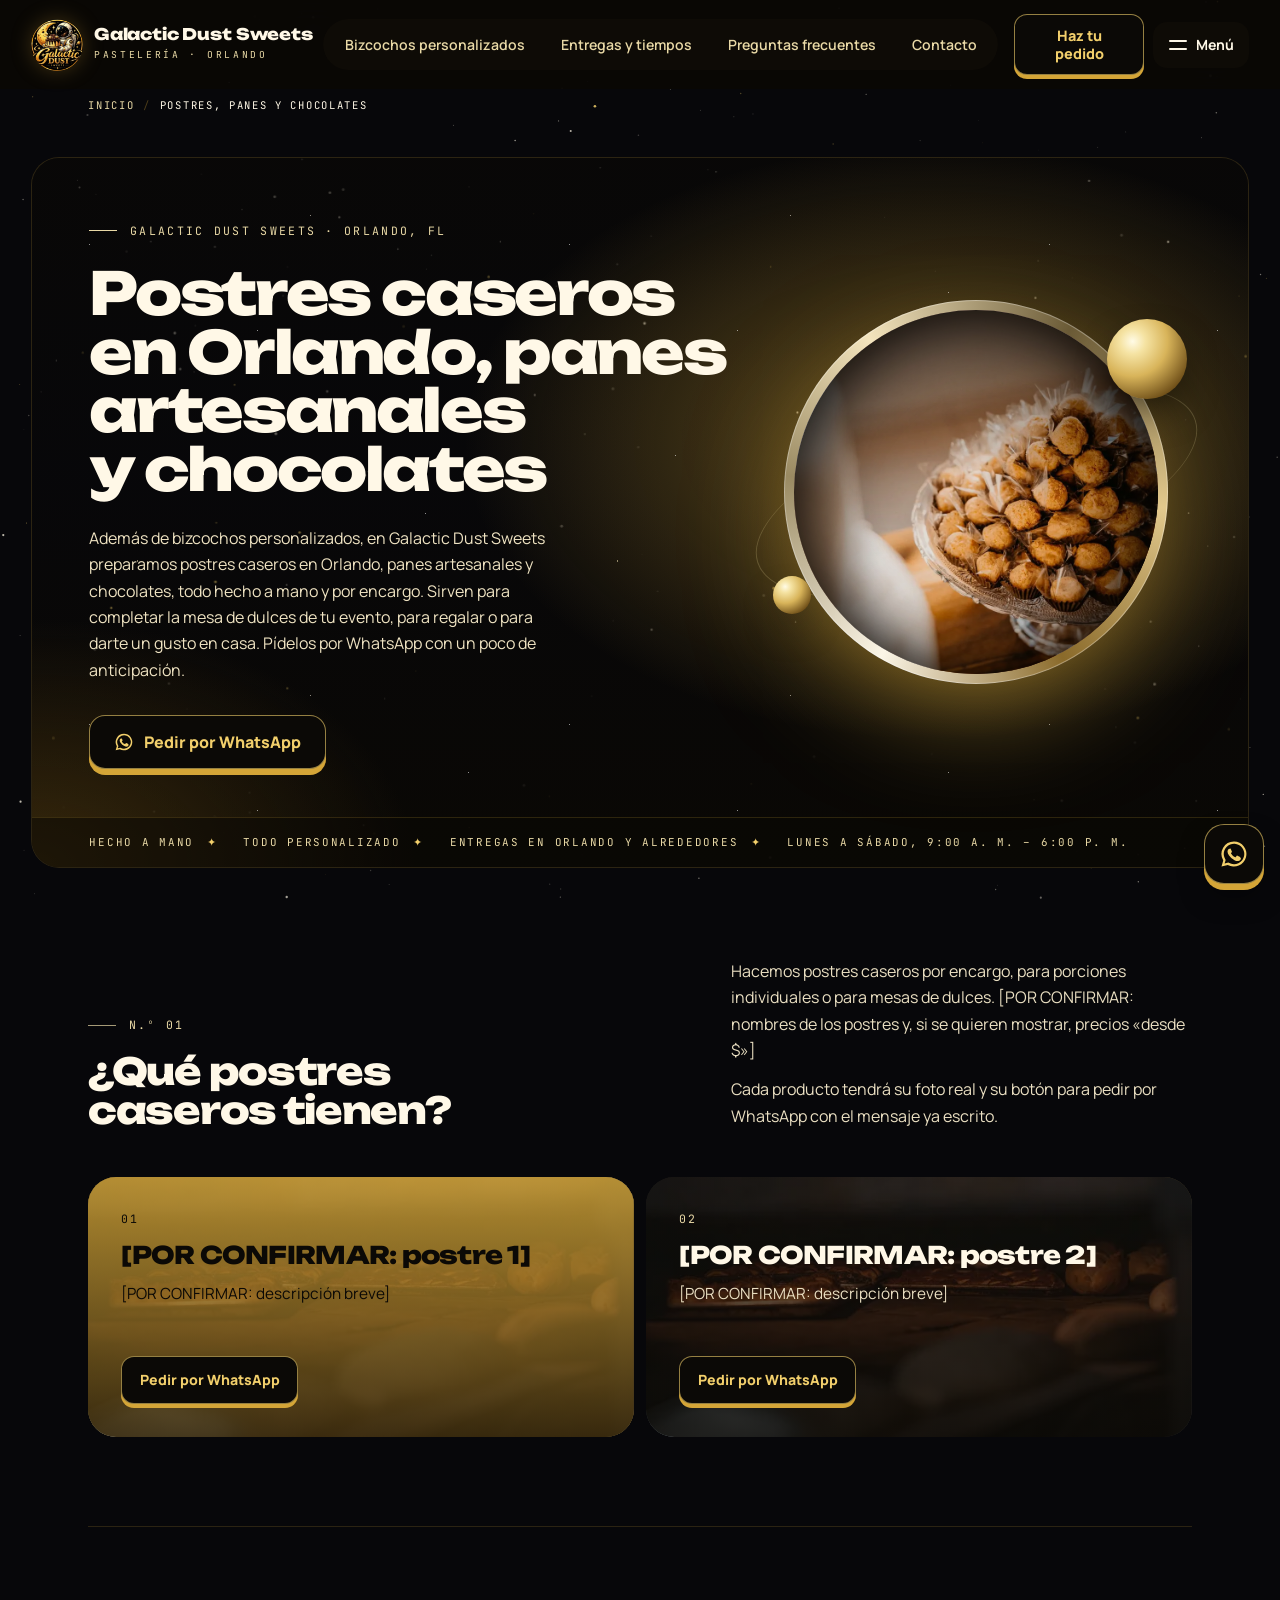
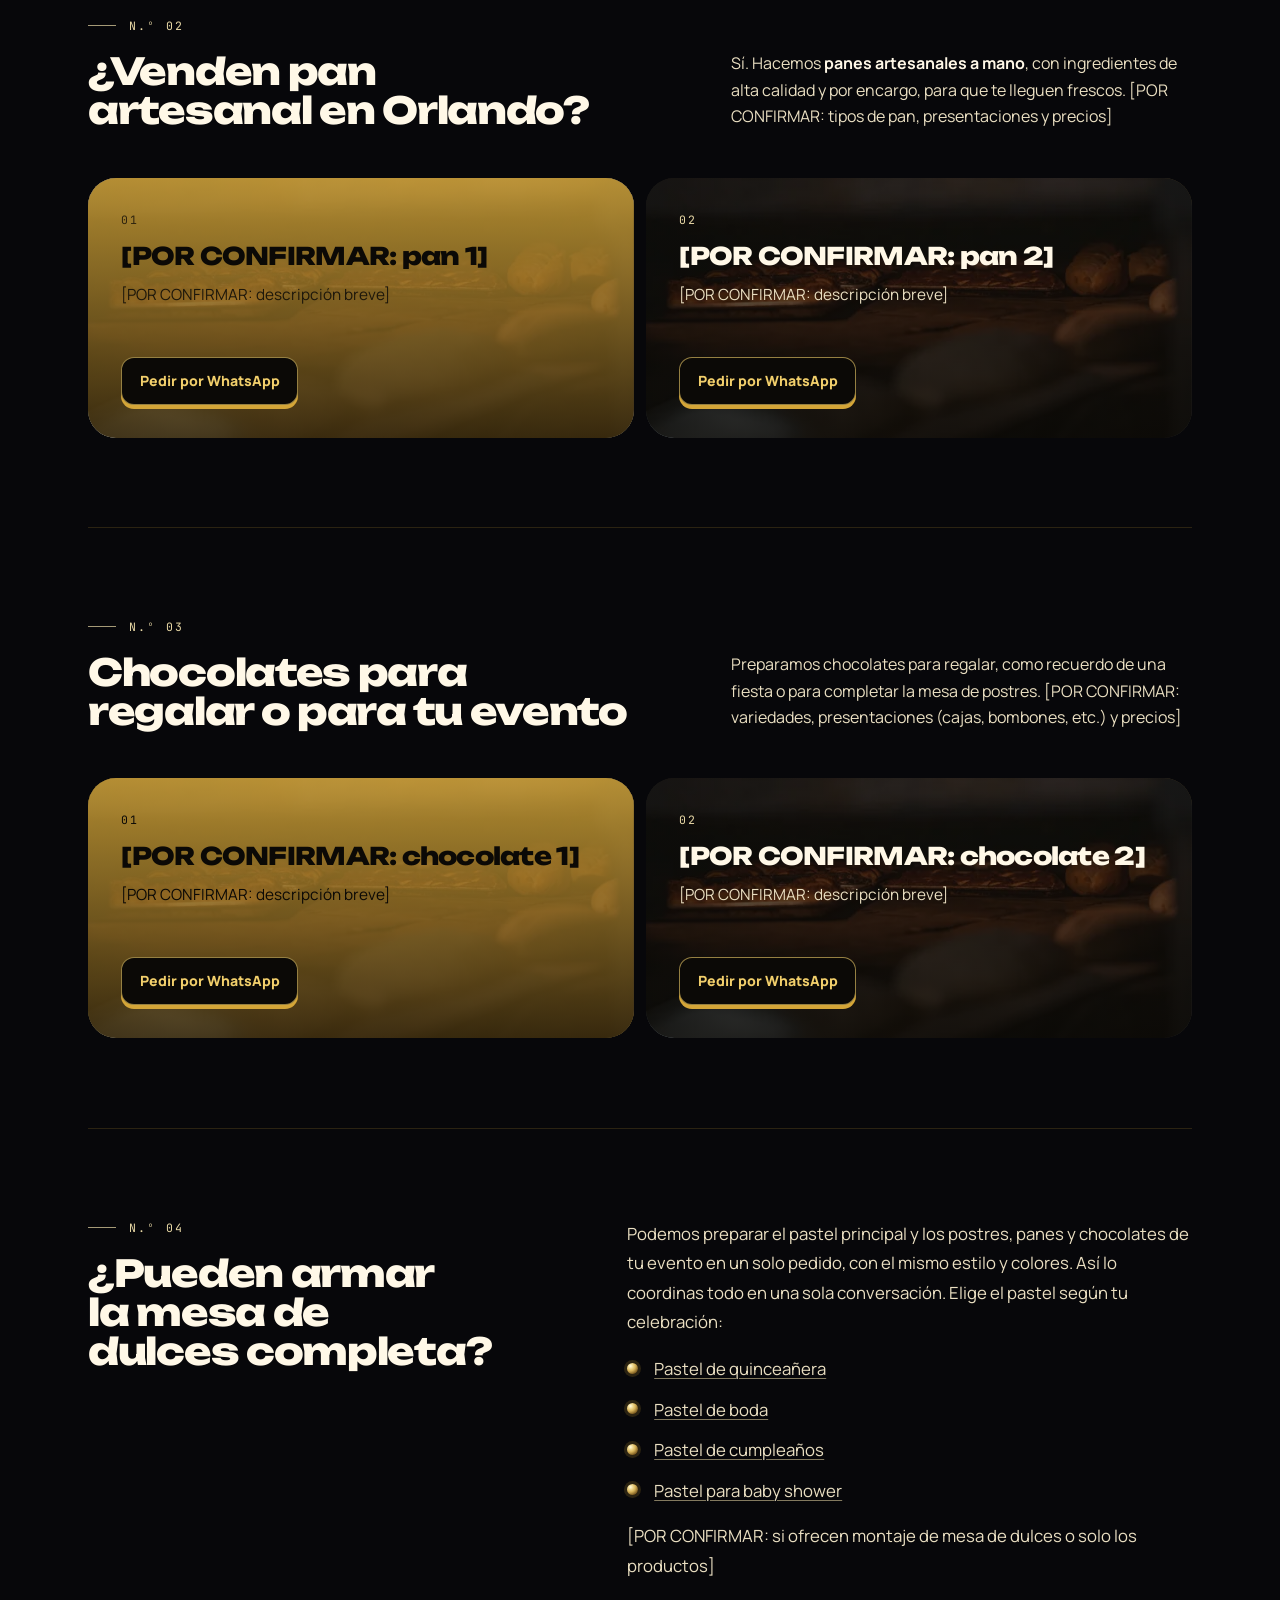
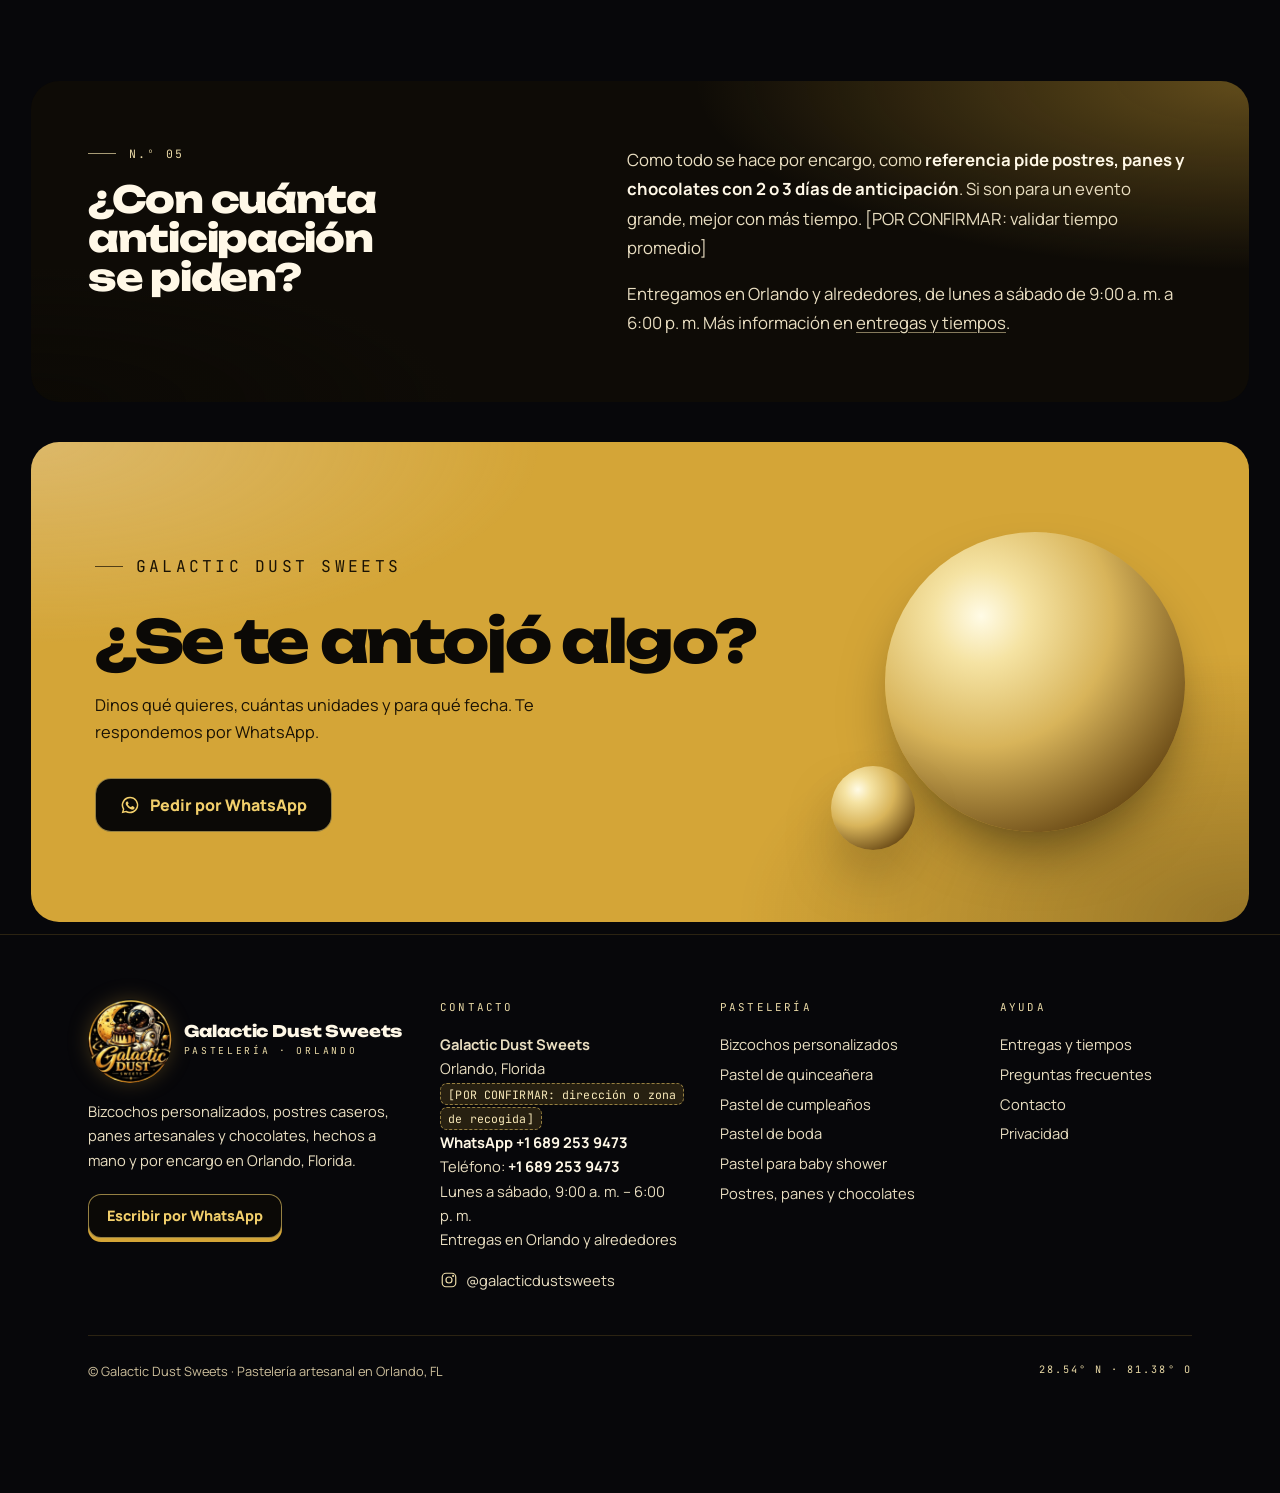
<file: postres-panes-chocolates/index.html>
<!DOCTYPE html>
<html lang="es" data-motion="sutil">
<head>
<meta name="robots" content="noindex, nofollow">
<meta charset="utf-8">
<meta name="viewport" content="width=device-width, initial-scale=1">
<title>Postres caseros en Orlando | Galactic Dust Sweets</title>
<meta name="description" content="Postres caseros en Orlando, panes artesanales y chocolates hechos a mano con ingredientes de alta calidad. Para tu mesa de dulces o para regalar.">
<link rel="canonical" href="https://example.com/postres-panes-chocolates/">
<meta property="og:type" content="website"><meta property="og:title" content="Postres caseros en Orlando | Galactic Dust Sweets">
<meta property="og:description" content="Postres caseros en Orlando, panes artesanales y chocolates hechos a mano con ingredientes de alta calidad. Para tu mesa de dulces o para regalar."><meta property="og:url" content="https://example.com/postres-panes-chocolates/">
<meta property="og:locale" content="es_ES"><meta property="og:image" content="https://example.com/assets/opt/gds-catalogo-640.webp">
<meta name="twitter:card" content="summary_large_image">
<link rel="icon" href="../assets/favicon.png"><link rel="apple-touch-icon" href="../assets/favicon.png">
<link rel="preconnect" href="https://fonts.googleapis.com"><link rel="preconnect" href="https://fonts.gstatic.com" crossorigin><link href="https://fonts.googleapis.com/css2?family=Unbounded:wght@400;700;800&family=Manrope:wght@400;500;600;700;800&family=JetBrains+Mono:wght@400;500&display=swap" rel="stylesheet">

<link rel="stylesheet" href="../motion.css">
<link rel="stylesheet" href="../styles.css">
<script type="application/ld+json">
{
 "@context": "https://schema.org",
 "@graph": [
  {
   "@type": "Bakery",
   "@id": "https://example.com/#org",
   "name": "Galactic Dust Sweets",
   "url": "https://example.com/",
   "logo": "https://example.com/assets/logo.webp",
   "sameAs": [
    "https://www.instagram.com/galacticdustsweets/"
   ]
  },
  {
   "@type": "Service",
   "name": "Postres caseros en Orlando, panes artesanales y chocolates",
   "serviceType": "postres caseros en Orlando",
   "provider": {
    "@id": "https://example.com/#org"
   },
   "areaServed": [
    "Orlando"
   ],
   "url": "https://example.com/postres-panes-chocolates/"
  },
  {
   "@type": "WebPage",
   "url": "https://example.com/postres-panes-chocolates/",
   "name": "Postres caseros en Orlando | Galactic Dust Sweets",
   "inLanguage": "es",
   "about": {
    "@id": "https://example.com/#org"
   }
  },
  {
   "@type": "BreadcrumbList",
   "itemListElement": [
    {
     "@type": "ListItem",
     "position": 1,
     "name": "Inicio",
     "item": "https://example.com/"
    },
    {
     "@type": "ListItem",
     "position": 2,
     "name": "Postres, panes y chocolates",
     "item": "https://example.com/postres-panes-chocolates/"
    }
   ]
  }
 ]
}
</script>
</head>
<body>
<a class="skip-link" href="#contenido">Saltar al contenido</a>
<header class="hdr" data-shrink>
  <div class="pm-progress"></div>
  <a class="logo" href="../" aria-label="Galactic Dust Sweets, ir al inicio"><img class="logo-mark" src="../assets/logo.webp" alt="" width="52" height="52">
    <span><b>Galactic Dust Sweets</b><small>Pastelería · Orlando</small></span>
  </a>
  <nav class="pill" aria-label="Principal">
    <ul class="pill-nav"><li><a href="../">Inicio</a></li><li><a href="../pasteles-personalizados/">Bizcochos personalizados</a></li><li><a href="../pastel-de-quinceanera/">Quinceañeras</a></li><li><a href="../pastel-de-boda/">Bodas</a></li><li><a href="../pastel-de-cumpleanos/">Cumpleaños</a></li><li><a href="../pastel-baby-shower/">Baby showers</a></li><li><a href="../postres-panes-chocolates/" aria-current="page">Postres, panes y chocolates</a></li><li><a href="../entregas/">Entregas y tiempos</a></li><li><a href="../preguntas-frecuentes/">Preguntas frecuentes</a></li><li><a href="../contacto/">Contacto</a></li><li><a href="../privacidad/">Privacidad</a></li></ul>
  </nav>
  <div class="hdr-act">
    
    <a class="wa sm hdr-cta" href="https://wa.me/16892539473?text=Hola%20Galactic%20Dust%20Sweets%2C%20quiero%20hacer%20un%20pedido" target="_blank" rel="noopener" data-event="wa_header">Haz tu pedido</a>
    <button class="burger" type="button" aria-expanded="false" aria-controls="menu" aria-label="Abrir menú"><span class="bars" aria-hidden="true"><i></i><i></i></span><span class="burger-l">Menú</span></button>
  </div>
  <nav class="menu" id="menu" aria-label="Todas las páginas">
    <p class="mono menu-k">Todas las páginas</p>
    <ul><li><a href="../">Inicio</a></li><li><a href="../pasteles-personalizados/">Bizcochos personalizados</a></li><li><a href="../pastel-de-quinceanera/">Quinceañeras</a></li><li><a href="../pastel-de-boda/">Bodas</a></li><li><a href="../pastel-de-cumpleanos/">Cumpleaños</a></li><li><a href="../pastel-baby-shower/">Baby showers</a></li><li><a href="../postres-panes-chocolates/" aria-current="page">Postres, panes y chocolates</a></li><li><a href="../entregas/">Entregas y tiempos</a></li><li><a href="../preguntas-frecuentes/">Preguntas frecuentes</a></li><li><a href="../contacto/">Contacto</a></li><li><a href="../privacidad/">Privacidad</a></li></ul>
    <a class="wa" href="https://wa.me/16892539473?text=Hola%20Galactic%20Dust%20Sweets%2C%20quiero%20hacer%20un%20pedido" target="_blank" rel="noopener" data-event="wa_menu">Haz tu pedido hoy</a>
  </nav>
</header>

<nav class="pm-crumbs" aria-label="Migas de pan"><ol><li><a href="../">Inicio</a></li><li aria-current="page">Postres, panes y chocolates</li></ol></nav>
<main id="contenido">
<section class="blk ph"><div class="stars" aria-hidden="true"></div><div class="ph-copy"><p class="mono k">Galactic Dust Sweets · Orlando, FL</p><h1>Postres caseros en Orlando, panes artesanales y chocolates</h1><div class="ctas"><a class="btn" href="https://wa.me/16892539473?text=Hola%20Galactic%20Dust%20Sweets%2C%20quiero%20pedir%20postres%2C%20panes%20o%20chocolates" data-event="cta_hero">Pedir por WhatsApp</a></div><div class="lede"><p>Además de bizcochos personalizados, en Galactic Dust Sweets preparamos postres caseros en Orlando, panes artesanales y chocolates, todo hecho a mano y por encargo. Sirven para completar la mesa de dulces de tu evento, para regalar o para darte un gusto en casa. Pídelos por WhatsApp con un poco de anticipación.</p></div></div><div class="port port-s"><div class="orbit" aria-hidden="true"></div><div class="ring"><div class="ring-in"><img src="../assets/opt/gds-p-postres-1280.webp" alt="ejemplo — A pyramid of brigadeiros elegantly arranged on a decorative stand, perfect for a party or celebration." srcset="../assets/opt/gds-p-postres-640.webp 640w, ../assets/opt/gds-p-postres-1280.webp 1280w" sizes="(max-width: 768px) 100vw, 60vw" width="1280" height="854" fetchpriority="high" decoding="async"></div></div><div class="sph s1" aria-hidden="true"></div><div class="sph s2" aria-hidden="true"></div></div><ul class="ph-strip" aria-label="Lo que cumplimos"><li>Hecho a mano</li><li>Todo personalizado</li><li>Entregas en Orlando y alrededores</li><li>Lunes a sábado, 9:00 a. m. – 6:00 p. m.</li></ul></section>
<section class="sec sec-svc"><div class="in"><div class="s-head" data-reveal="up"><div><p class="mono eyebrow secn" aria-hidden="true"></p><h2 class="t-h2">¿Qué postres caseros tienen?</h2></div><div class="s-body"><p>Hacemos postres caseros por encargo, para porciones individuales o para mesas de dulces. [POR CONFIRMAR: nombres de los postres y, si se quieren mostrar, precios «desde $»]</p>
<p>Cada producto tendrá su foto real y su botón para pedir por WhatsApp con el mensaje ya escrito.</p></div></div><div class="svc-grid" data-stagger><article class="card svc" data-reveal="up"><span class="num" aria-hidden="true"></span><h3><a class="svc-a" href="https://wa.me/16892539473?text=Hola%20Galactic%20Dust%20Sweets%2C%20quiero%20pedir%20postres">[POR CONFIRMAR: postre 1]</a></h3><div class="svc-t"><p>[POR CONFIRMAR: descripción breve]</p></div><div class="foot"><span class="svc-go" aria-hidden="true"></span></div></article>
<article class="card svc" data-reveal="up"><span class="num" aria-hidden="true"></span><h3><a class="svc-a" href="https://wa.me/16892539473?text=Hola%20Galactic%20Dust%20Sweets%2C%20quiero%20pedir%20postres">[POR CONFIRMAR: postre 2]</a></h3><div class="svc-t"><p>[POR CONFIRMAR: descripción breve]</p></div><div class="foot"><span class="svc-go" aria-hidden="true"></span></div></article>
</div></div></section>

<section class="sec sec-svc"><div class="in"><div class="s-head" data-reveal="up"><div><p class="mono eyebrow secn" aria-hidden="true"></p><h2 class="t-h2">¿Venden pan artesanal en Orlando?</h2></div><div class="s-body"><p>Sí. Hacemos <strong>panes artesanales a mano</strong>, con ingredientes de alta calidad y por encargo, para que te lleguen frescos. [POR CONFIRMAR: tipos de pan, presentaciones y precios]</p></div></div><div class="svc-grid" data-stagger><article class="card svc" data-reveal="up"><span class="num" aria-hidden="true"></span><h3><a class="svc-a" href="https://wa.me/16892539473?text=Hola%20Galactic%20Dust%20Sweets%2C%20quiero%20pedir%20pan%20artesanal">[POR CONFIRMAR: pan 1]</a></h3><div class="svc-t"><p>[POR CONFIRMAR: descripción breve]</p></div><div class="foot"><span class="svc-go" aria-hidden="true"></span></div></article>
<article class="card svc" data-reveal="up"><span class="num" aria-hidden="true"></span><h3><a class="svc-a" href="https://wa.me/16892539473?text=Hola%20Galactic%20Dust%20Sweets%2C%20quiero%20pedir%20pan%20artesanal">[POR CONFIRMAR: pan 2]</a></h3><div class="svc-t"><p>[POR CONFIRMAR: descripción breve]</p></div><div class="foot"><span class="svc-go" aria-hidden="true"></span></div></article>
</div></div></section>

<section class="sec sec-svc"><div class="in"><div class="s-head" data-reveal="up"><div><p class="mono eyebrow secn" aria-hidden="true"></p><h2 class="t-h2">Chocolates para regalar o para tu evento</h2></div><div class="s-body"><p>Preparamos chocolates para regalar, como recuerdo de una fiesta o para completar la mesa de postres. [POR CONFIRMAR: variedades, presentaciones (cajas, bombones, etc.) y precios]</p></div></div><div class="svc-grid" data-stagger><article class="card svc" data-reveal="up"><span class="num" aria-hidden="true"></span><h3><a class="svc-a" href="https://wa.me/16892539473?text=Hola%20Galactic%20Dust%20Sweets%2C%20quiero%20pedir%20chocolates">[POR CONFIRMAR: chocolate 1]</a></h3><div class="svc-t"><p>[POR CONFIRMAR: descripción breve]</p></div><div class="foot"><span class="svc-go" aria-hidden="true"></span></div></article>
<article class="card svc" data-reveal="up"><span class="num" aria-hidden="true"></span><h3><a class="svc-a" href="https://wa.me/16892539473?text=Hola%20Galactic%20Dust%20Sweets%2C%20quiero%20pedir%20chocolates">[POR CONFIRMAR: chocolate 2]</a></h3><div class="svc-t"><p>[POR CONFIRMAR: descripción breve]</p></div><div class="foot"><span class="svc-go" aria-hidden="true"></span></div></article>
</div></div></section>

<section class="sec sec-text"><div class="in t-grid"><div class="t-side" data-reveal="up"><p class="mono eyebrow secn" aria-hidden="true"></p><h2 class="t-h2">¿Pueden armar la mesa de dulces completa?</h2></div><div class="prose" data-reveal="up"><p>Podemos preparar el pastel principal y los postres, panes y chocolates de tu evento en un solo pedido, con el mismo estilo y colores. Así lo coordinas todo en una sola conversación. Elige el pastel según tu celebración:</p>
<ul><li><a href="../pastel-de-quinceanera/">Pastel de quinceañera</a></li><li><a href="../pastel-de-boda/">Pastel de boda</a></li><li><a href="../pastel-de-cumpleanos/">Pastel de cumpleaños</a></li><li><a href="../pastel-baby-shower/">Pastel para baby shower</a></li></ul>
<p>[POR CONFIRMAR: si ofrecen montaje de mesa de dulces o solo los productos]</p></div></div></section>

<section class="sec sec-text"><div class="in t-grid"><div class="t-side" data-reveal="up"><p class="mono eyebrow secn" aria-hidden="true"></p><h2 class="t-h2">¿Con cuánta anticipación se piden?</h2></div><div class="prose" data-reveal="up"><p>Como todo se hace por encargo, como <strong>referencia pide postres, panes y chocolates con 2 o 3 días de anticipación</strong>. Si son para un evento grande, mejor con más tiempo. [POR CONFIRMAR: validar tiempo promedio]</p>
<p>Entregamos en Orlando y alrededores, de lunes a sábado de 9:00 a. m. a 6:00 p. m. Más información en <a href="../entregas/">entregas y tiempos</a>.</p></div></div></section>

<section class="blk close close-s"><div data-reveal="up"><p class="mono eyebrow">Galactic Dust Sweets</p><h2 class="sec-h2">¿Se te antojó algo?</h2><div class="close-b"><p>Dinos qué quieres, cuántas unidades y para qué fecha. Te respondemos por WhatsApp.</p></div><a class="btn" href="https://wa.me/16892539473?text=Hola%20Galactic%20Dust%20Sweets%2C%20quiero%20pedir%20postres%2C%20panes%20o%20chocolates" data-event="cta_cierre">Pedir por WhatsApp</a></div><div class="orb" aria-hidden="true"><i></i><i></i></div></section>

</main>
<footer class="ftr">
  <div class="ftr-brand">
    <a class="logo" href="../" aria-label="Galactic Dust Sweets, ir al inicio"><img class="logo-mark" src="../assets/logo.webp" alt="" width="52" height="52"><span><b>Galactic Dust Sweets</b><small>Pastelería · Orlando</small></span></a>
    <p>Bizcochos personalizados, postres caseros, panes artesanales y chocolates, hechos a mano y por encargo en Orlando, Florida.</p>
    <a class="wa sm" href="https://wa.me/16892539473?text=Hola%20Galactic%20Dust%20Sweets%2C%20quiero%20hacer%20un%20pedido" target="_blank" rel="noopener" data-event="wa_footer_btn">Escribir por WhatsApp</a>
  </div>
  <div>
    <h2>Contacto</h2>
    <address>
      <b>Galactic Dust Sweets</b><br>
      Orlando, Florida<br>
      <span class="tbd">[POR CONFIRMAR: dirección o zona de recogida]</span><br>
      <a href="https://wa.me/16892539473" target="_blank" rel="noopener" data-event="wa_footer">WhatsApp +1 689 253 9473</a><br>
      Teléfono: <a href="tel:+16892539473">+1 689 253 9473</a><br>
      Lunes a sábado, 9:00 a. m. – 6:00 p. m.<br>
      Entregas en Orlando y alrededores
    </address>
    <ul class="social">
      <li><a href="https://www.instagram.com/galacticdustsweets/" target="_blank" rel="noopener"><svg viewBox="0 0 24 24" aria-hidden="true"><rect x="3" y="3" width="18" height="18" rx="5"/><circle cx="12" cy="12" r="4"/><circle cx="17.5" cy="6.5" r=".6"/></svg>@galacticdustsweets</a></li>
    </ul>
  </div>
  <div>
    <h2>Pastelería</h2>
    <ul>
      <li><a href="../pasteles-personalizados/">Bizcochos personalizados</a></li>
      <li><a href="../pastel-de-quinceanera/">Pastel de quinceañera</a></li>
      <li><a href="../pastel-de-cumpleanos/">Pastel de cumpleaños</a></li>
      <li><a href="../pastel-de-boda/">Pastel de boda</a></li>
      <li><a href="../pastel-baby-shower/">Pastel para baby shower</a></li>
      <li><a href="../postres-panes-chocolates/">Postres, panes y chocolates</a></li>
    </ul>
  </div>
  <div>
    <h2>Ayuda</h2>
    <ul>
      <li><a href="../entregas/">Entregas y tiempos</a></li>
      <li><a href="../preguntas-frecuentes/">Preguntas frecuentes</a></li>
      <li><a href="../contacto/">Contacto</a></li>
      <li><a href="../privacidad/">Privacidad</a></li>
    </ul>
  </div>
  <div class="legal"><span>© Galactic Dust Sweets · Pastelería artesanal en Orlando, FL</span><span class="mono">28.54° N · 81.38° O</span></div>
</footer>
<a class="fab" href="https://wa.me/16892539473?text=Hola%20Galactic%20Dust%20Sweets%2C%20quiero%20hacer%20un%20pedido" target="_blank" rel="noopener" aria-label="Pedir por WhatsApp" data-event="wa_flotante"><svg viewBox="0 0 24 24" aria-hidden="true"><path d="M12 2a10 10 0 0 0-8.6 15.1L2 22l5-1.3A10 10 0 1 0 12 2zm0 18.2a8.2 8.2 0 0 1-4.2-1.2l-.3-.2-3 .8.8-2.9-.2-.3A8.2 8.2 0 1 1 12 20.2zm4.5-6.1c-.2-.1-1.5-.7-1.7-.8-.2-.1-.4-.1-.6.1l-.8 1c-.1.2-.3.2-.5.1a6.7 6.7 0 0 1-3.3-2.9c-.3-.4.2-.4.7-1.3.1-.2 0-.3 0-.4l-.8-1.8c-.2-.5-.4-.4-.6-.4h-.5a1 1 0 0 0-.7.3 3 3 0 0 0-.9 2.2 5.2 5.2 0 0 0 1.1 2.7 11.8 11.8 0 0 0 4.5 4c1.7.7 2.3.8 3.2.6.5-.1 1.5-.6 1.7-1.2.2-.6.2-1.1.2-1.2-.1-.1-.3-.2-.5-.3z"/></svg></a>

<script>(function(){
  var $=function(id){return document.getElementById(id)};
  var WA='https://wa.me/16892539473?text=';

  /* Menú (móvil y panel de todas las páginas) */
  var h=document.querySelector('.hdr'),b=h&&h.querySelector('.burger'),mn=$('menu');
  function setMenu(o){if(!h||!b)return;h.classList.toggle('is-open',o);b.setAttribute('aria-expanded',o?'true':'false');b.setAttribute('aria-label',o?'Cerrar menú':'Abrir menú');document.documentElement.classList.toggle('menu-open',o&&window.innerWidth<760);}
  if(b&&mn){
    b.addEventListener('click',function(e){e.stopPropagation();setMenu(!h.classList.contains('is-open'))});
    mn.addEventListener('click',function(e){if(e.target.closest('a'))setMenu(false)});
    document.addEventListener('click',function(e){if(h.classList.contains('is-open')&&!mn.contains(e.target))setMenu(false)});
    document.addEventListener('keydown',function(e){if(e.key==='Escape'&&h.classList.contains('is-open')){setMenu(false);b.focus()}});
  }

  /* Medición: un evento por botón de WhatsApp (data-event) */
  document.addEventListener('click',function(e){
    var a=e.target.closest('a[href*="wa.me"]');if(!a)return;
    var ev=a.getAttribute('data-event')||'wa_enlace';
    (window.dataLayer=window.dataLayer||[]).push({event:'whatsapp_click',wa_origen:ev});
    if(typeof window.gtag==='function')window.gtag('event','whatsapp_click',{wa_origen:ev});
  });

  /* Configurador: anticipación mínima por evento [POR CONFIRMAR: días reales] */
  var f=$('cfg');
  if(f&&$('cal-g')){
    var lead={'Quinceañera':21,'Boda':21,'Cumpleaños':7,'Baby shower':7,'Otro':7};
    var view,picked=null,today=new Date();today.setHours(0,0,0,0);
    var ev=function(){var r=f.querySelector('input[name=ev]:checked');return r?r.value:'Otro'};
    var minDate=function(){var m=new Date(today);m.setDate(m.getDate()+(lead[ev()]||7));return m};
    var fmt=function(d,o){return d.toLocaleDateString('es-US',o)};
    var cal=function(){
      var min=minDate(),g=$('cal-g');g.innerHTML='';
      if(picked&&picked<min)picked=null;
      var m=fmt(view,{month:'long'});
      $('cal-m').innerHTML=m.charAt(0).toUpperCase()+m.slice(1)+' <span>'+view.getFullYear()+'</span>';
      $('cal-p').disabled=view.getFullYear()*12+view.getMonth()<=today.getFullYear()*12+today.getMonth();
      var first=(view.getDay()+6)%7,days=new Date(view.getFullYear(),view.getMonth()+1,0).getDate();
      for(var i=0;i<first;i++)g.appendChild(document.createElement('span'));
      for(var d=1;d<=days;d++){
        var dt=new Date(view.getFullYear(),view.getMonth(),d),bt=document.createElement('button');
        bt.type='button';bt.textContent=d;
        var off=dt<min||dt.getDay()===0;
        bt.disabled=off;bt.setAttribute('aria-label',fmt(dt,{weekday:'long',day:'numeric',month:'long'})+(off?' (no disponible)':''));
        if(+dt===+today)bt.className='today';
        if(picked&&+dt===+picked){bt.className+=' on';bt.setAttribute('aria-pressed','true')}
        (function(x){bt.onclick=function(){picked=x;cal();upd()}})(dt);
        g.appendChild(bt);
      }
      $('hint').textContent='Para '+ev().toLowerCase()+': fechas desde el '+fmt(min,{day:'numeric',month:'long'})+'. Los domingos no hay entregas.';
    };
    var upd=function(){
      var t='Hola Galactic Dust Sweets, quiero cotizar un bizcocho personalizado.\n• Evento: '+ev()+
        '\n• Personas: '+($('pp').value||'—')+'\n• Sabor: '+($('sa').value||'—')+'\n• Relleno: '+($('re').value||'—')+
        '\n• Fecha: '+(picked?fmt(picked,{weekday:'long',day:'numeric',month:'long'}):'—');
      $('msg').textContent=t;$('send').href=WA+encodeURIComponent(t);$('txt').value=t;
    };
    var jump=function(){var min=minDate(),end=new Date(min.getFullYear(),min.getMonth()+1,0);view=new Date(min.getFullYear(),min.getMonth()+((end-min)/864e5<6?1:0),1)};
    $('cal-p').onclick=function(){view.setMonth(view.getMonth()-1);cal()};
    $('cal-n').onclick=function(){view.setMonth(view.getMonth()+1);cal()};
    f.querySelectorAll('input').forEach(function(i){i.addEventListener('input',upd);i.addEventListener('change',function(){if(i.name==='ev')jump();cal();upd()})});
    f.addEventListener('submit',function(e){e.preventDefault();window.open($('send').href,'_blank','noopener')});
    jump();cal();upd();
  }

  /* Galería: «Quiero uno así» con el número de obra + filtros */
  document.querySelectorAll('.wall .p').forEach(function(p){
    var em=p.querySelector('.cap em'),bb=p.querySelector('.cap b');if(!em||!bb)return;
    var n=em.textContent,c=bb.textContent,a=document.createElement('a');
    a.className='ask';a.textContent='Quiero uno así →';a.setAttribute('data-event','wa_obra_'+n.replace(/\D/g,''));
    a.href=WA+encodeURIComponent('Hola Galactic Dust Sweets, me gustó la obra '+n+' ('+c+') y quiero uno así.');
    a.target='_blank';a.rel='noopener';
    a.setAttribute('aria-label','Pedir por WhatsApp un bizcocho como la obra '+n);
    p.querySelector('.cap').appendChild(a);
  });
  document.querySelectorAll('.filters button').forEach(function(bt){bt.addEventListener('click',function(){
    var k=bt.getAttribute('data-f');
    document.querySelectorAll('.filters button').forEach(function(x){x.setAttribute('aria-pressed',x===bt?'true':'false')});
    document.querySelectorAll('.wall .p').forEach(function(p){p.classList.toggle('hide',k!=='all'&&p.getAttribute('data-c')!==k)});
  })});
})();

/* Espacio en movimiento (portada y cabeceras): estrellas que titilan y derivan + cupcakes fugaces con estela dorada.
   Se pausa fuera de pantalla o con la pestaña oculta; quieto con «reducir movimiento» y en capturas (?pm=static). */
(function(){
  var still=/[?&]pm=static\b/.test(location.search)||(window.matchMedia&&matchMedia('(prefers-reduced-motion: reduce)').matches);
  var hosts=document.querySelectorAll('.hero,.ph');
  document.querySelectorAll('.hero-video').forEach(function(v){if(still){v.removeAttribute('autoplay');v.pause();}else{var p=v.play();if(p&&p.catch)p.catch(function(){});}});
  if(!hosts.length||!document.createElement('canvas').getContext)return;
  hosts.forEach(function(host){
    var cv=document.createElement('canvas');cv.className='spacefx';cv.setAttribute('aria-hidden','true');host.insertBefore(cv,host.firstChild);
    var ctx=cv.getContext('2d'),W=0,H=0,dpr=Math.min(2,window.devicePixelRatio||1),stars=[],cups=[],dust=[],on=false,t0=0,next=1800;
    function size(){
      var r=host.getBoundingClientRect();W=Math.max(1,r.width);H=Math.max(1,r.height);
      cv.width=Math.round(W*dpr);cv.height=Math.round(H*dpr);ctx.setTransform(dpr,0,0,dpr,0,0);
      var n=Math.min(260,Math.round(W*H/4800));stars=[];
      for(var i=0;i<n;i++)stars.push({x:Math.random()*W,y:Math.random()*H,r:Math.random()*1.25+.25,z:Math.random()*.85+.15,t:Math.random()*6.283,s:Math.random()*1.4+.4,g:Math.random()<.2});
    }
    function cupcake(x,y,k){ // cupcake de la marca: capacillo dorado, betún de chocolate y esfera dorada
      ctx.save();ctx.translate(x,y);ctx.scale(k,k);
      var w=ctx.createLinearGradient(-9,0,9,0);w.addColorStop(0,'#9a6b1c');w.addColorStop(.5,'#f2cf6b');w.addColorStop(1,'#a8761f');
      ctx.fillStyle=w;ctx.beginPath();ctx.moveTo(-9,0);ctx.lineTo(9,0);ctx.lineTo(6.5,11);ctx.lineTo(-6.5,11);ctx.closePath();ctx.fill();
      ctx.strokeStyle='rgba(90,60,12,.55)';ctx.lineWidth=.8;
      for(var i=-6;i<=6;i+=3){ctx.beginPath();ctx.moveTo(i,1);ctx.lineTo(i*.72,10.5);ctx.stroke();}
      var f=ctx.createRadialGradient(-3,-7,1,0,-4,11);f.addColorStop(0,'#8a5a32');f.addColorStop(1,'#3e2412');
      ctx.fillStyle=f;ctx.beginPath();ctx.arc(-5,-1.5,4.6,0,6.283);ctx.arc(5,-1.5,4.6,0,6.283);ctx.arc(0,-4.5,6,0,6.283);ctx.arc(0,-9.5,3.6,0,6.283);ctx.fill();
      var b=ctx.createRadialGradient(-1,-15,.3,0,-14,3.4);b.addColorStop(0,'#fffbe6');b.addColorStop(.45,'#f2cf6b');b.addColorStop(1,'#8a6a2a');
      ctx.fillStyle=b;ctx.beginPath();ctx.arc(0,-14,3.2,0,6.283);ctx.fill();
      ctx.restore();
    }
    function spawn(){
      var k=1.1+Math.random()*.8,sp=330+Math.random()*220,ang=(148+Math.random()*16)*Math.PI/180; // hacia abajo a la izquierda
      cups.push({x:W*(.35+Math.random()*.75),y:-30-Math.random()*H*.15,vx:Math.cos(ang)*sp,vy:-Math.sin(ang)*sp*-1,k:k,life:0});
    }
    function frame(ts){
      if(!on)return;
      var dt=Math.min(.05,(ts-(t0||ts))/1000);t0=ts;
      ctx.clearRect(0,0,W,H);
      for(var i=0;i<stars.length;i++){var s=stars[i];
        s.x-=s.z*7*dt;if(s.x<-2)s.x=W+2;s.t+=s.s*dt;
        var a=.25+.75*Math.abs(Math.sin(s.t));ctx.globalAlpha=a*s.z;
        ctx.fillStyle=s.g?'#f2cf6b':'#fff8e7';ctx.beginPath();ctx.arc(s.x,s.y,s.r,0,6.283);ctx.fill();}
      ctx.globalAlpha=1;
      next-=dt*1000;if(next<=0){spawn();next=3000+Math.random()*4000;}
      for(var j=cups.length-1;j>=0;j--){var c=cups[j];c.x+=c.vx*dt;c.y+=c.vy*dt;c.life+=dt;
        var len=Math.hypot(c.vx,c.vy),ux=c.vx/len,uy=c.vy/len,tail=150*c.k;
        var sx=c.x-ux*12*c.k,sy=c.y-uy*12*c.k; // la estela nace en el borde del cupcake
        var g=ctx.createLinearGradient(sx,sy,sx-ux*tail,sy-uy*tail);g.addColorStop(0,'rgba(242,207,107,.7)');g.addColorStop(1,'rgba(242,207,107,0)');
        ctx.strokeStyle=g;ctx.lineWidth=3.2*c.k;ctx.lineCap='round';ctx.beginPath();ctx.moveTo(sx,sy);ctx.lineTo(sx-ux*tail,sy-uy*tail);ctx.stroke();
        if(Math.random()<.6)dust.push({x:c.x-ux*8,y:c.y-uy*8,vx:(Math.random()-.5)*30,vy:(Math.random()-.5)*30,a:1});
        cupcake(c.x,c.y,c.k);
        if(c.x<-80||c.y>H+80)cups.splice(j,1);}
      for(var d=dust.length-1;d>=0;d--){var p=dust[d];p.x+=p.vx*dt;p.y+=p.vy*dt;p.a-=dt*1.6;
        if(p.a<=0){dust.splice(d,1);continue;}ctx.globalAlpha=p.a;ctx.fillStyle='#ffe7a1';ctx.fillRect(p.x,p.y,1.6,1.6);}
      ctx.globalAlpha=1;
      requestAnimationFrame(frame);
    }
    function start(){if(on||still)return;on=true;t0=0;requestAnimationFrame(frame);}
    function stop(){on=false;}
    size();
    if(still){ // imagen fija: solo las estrellas
      for(var i=0;i<stars.length;i++){var s=stars[i];ctx.globalAlpha=.5*s.z+.2;ctx.fillStyle=s.g?'#f2cf6b':'#fff8e7';ctx.beginPath();ctx.arc(s.x,s.y,s.r,0,6.283);ctx.fill();}
      ctx.globalAlpha=1;return;
    }
    var vis=true;
    if('IntersectionObserver' in window)new IntersectionObserver(function(e){vis=e[0].isIntersecting;vis&&!document.hidden?start():stop();}).observe(host);
    document.addEventListener('visibilitychange',function(){document.hidden?stop():(vis&&start());});
    var rz;addEventListener('resize',function(){clearTimeout(rz);rz=setTimeout(size,200);});
    start();
  });
})();

/* Viaje espacial en toda la página: campo de estrellas fijo con 3 profundidades que se desplazan al hacer scroll
   (paralaje), titilan suave y de vez en cuando cruza una estrella fugaz. Detrás de todo, sin tapar el contenido.
   Con «reducir movimiento» o ?pm=static se dibuja una vez, quieto. */
(function(){
  var cv=document.createElement('canvas');if(!cv.getContext)return;
  cv.className='cosmos';cv.setAttribute('aria-hidden','true');document.body.insertBefore(cv,document.body.firstChild);
  var still=/[?&]pm=static\b/.test(location.search)||(window.matchMedia&&matchMedia('(prefers-reduced-motion: reduce)').matches);
  var ctx=cv.getContext('2d'),W,H,dpr=Math.min(2,window.devicePixelRatio||1),stars=[],shoot=null,nextShoot=4000,last=0;
  var layers=[{k:.04,n:1/5200,r:[.3,.8],a:.55},{k:.10,n:1/14000,r:[.6,1.2],a:.75},{k:.2,n:1/42000,r:[1,1.7],a:.95}];
  function size(){
    W=innerWidth;H=innerHeight;cv.width=Math.round(W*dpr);cv.height=Math.round(H*dpr);ctx.setTransform(dpr,0,0,dpr,0,0);
    stars=[];layers.forEach(function(L,li){var n=Math.round(W*H*L.n*(W<700?.8:1));
      for(var i=0;i<n;i++)stars.push({x:Math.random()*W,y:Math.random()*H*1.0,r:L.r[0]+Math.random()*(L.r[1]-L.r[0]),l:li,t:Math.random()*6.28,s:.4+Math.random()*1.2,g:Math.random()<.18});});
  }
  function draw(now){
    var y=window.scrollY||0;ctx.clearRect(0,0,W,H);
    for(var i=0;i<stars.length;i++){var s=stars[i],L=layers[s.l];
      var py=((s.y-y*L.k)%H+H)%H,tw=still?1:.65+.35*Math.sin(s.t+now/1000*s.s);
      ctx.globalAlpha=L.a*tw;ctx.fillStyle=s.g?'#F2CF6B':'#FFF8E7';
      ctx.beginPath();ctx.arc(s.x,py,s.r,0,6.283);ctx.fill();}
    if(shoot){var p=(now-shoot.t0)/shoot.d;
      if(p>=1)shoot=null;else{var hx=shoot.x+shoot.vx*p,hy=shoot.y+shoot.vy*p,len=120;
        var g=ctx.createLinearGradient(hx,hy,hx-shoot.vx/Math.hypot(shoot.vx,shoot.vy)*len,hy-shoot.vy/Math.hypot(shoot.vx,shoot.vy)*len);
        g.addColorStop(0,'rgba(242,207,107,.9)');g.addColorStop(1,'rgba(242,207,107,0)');
        ctx.globalAlpha=Math.sin(p*3.1416);ctx.strokeStyle=g;ctx.lineWidth=1.4;ctx.beginPath();ctx.moveTo(hx,hy);
        ctx.lineTo(hx-shoot.vx/Math.hypot(shoot.vx,shoot.vy)*len,hy-shoot.vy/Math.hypot(shoot.vx,shoot.vy)*len);ctx.stroke();}}
    ctx.globalAlpha=1;
  }
  function loop(now){
    if(!document.hidden){
      if(!shoot&&now-last>nextShoot){last=now;nextShoot=6000+Math.random()*7000;
        shoot={x:W*(.3+Math.random()*.7),y:H*Math.random()*.4,vx:-(W*.45),vy:H*.28,t0:now,d:1400};}
      draw(now);}
    requestAnimationFrame(loop);
  }
  size();addEventListener('resize',function(){size();if(still)draw(0);});
  if(still){draw(0);addEventListener('scroll',function(){draw(0);},{passive:true});}else requestAnimationFrame(loop);
})();
</script>
<script src="../motion.js" defer></script>
</body>
</html>
</file>
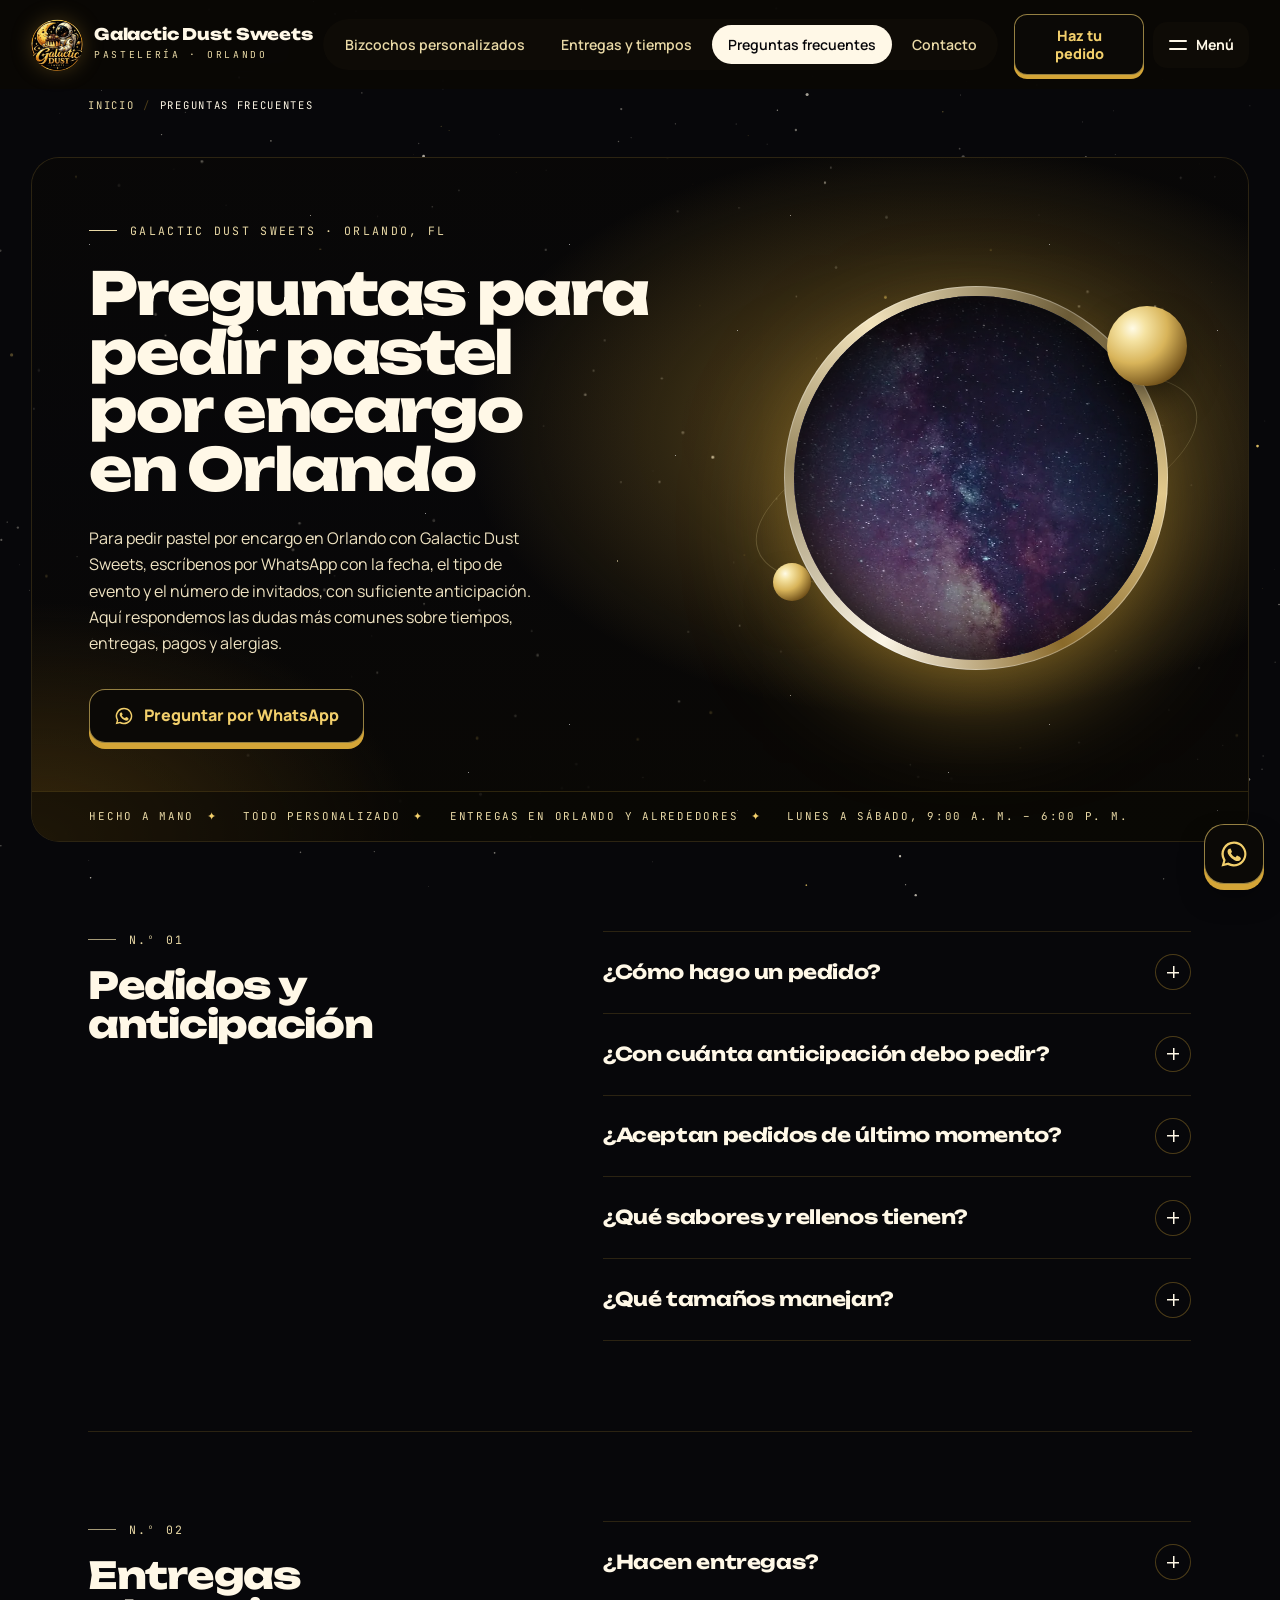
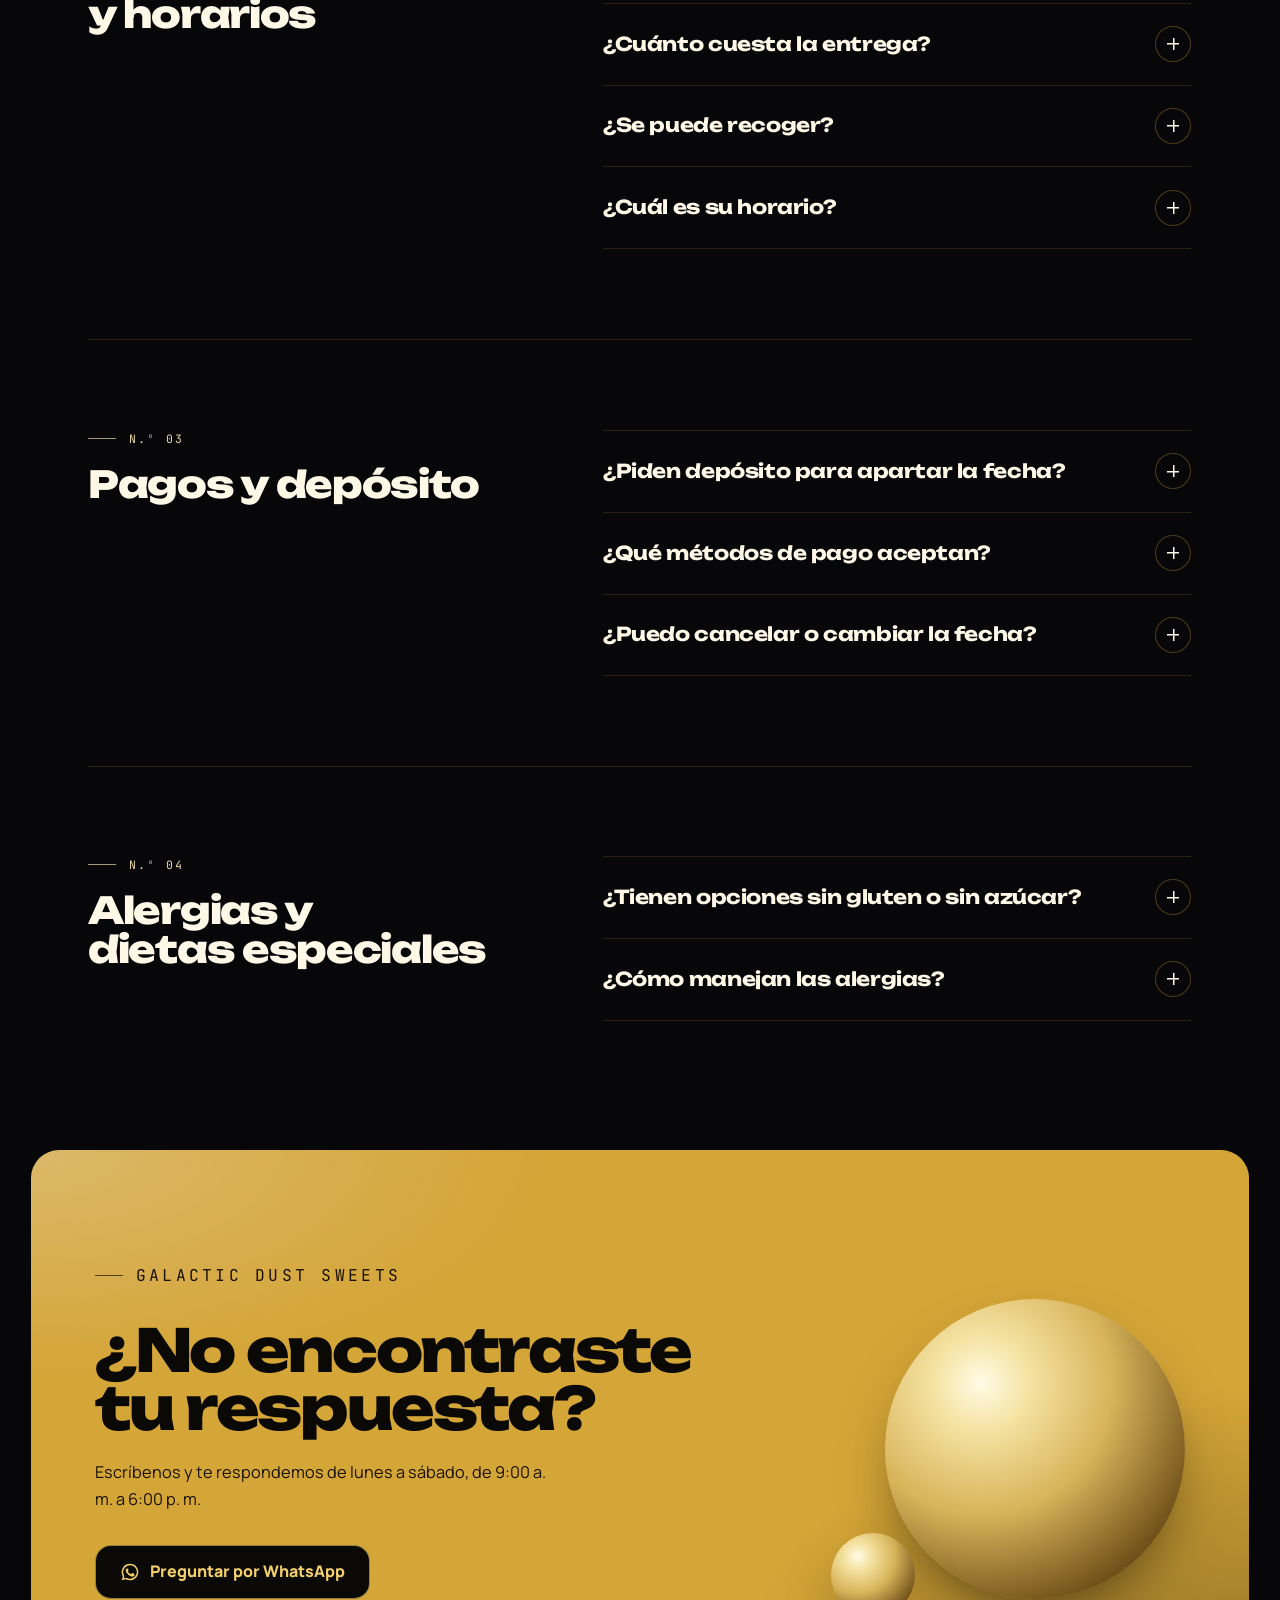
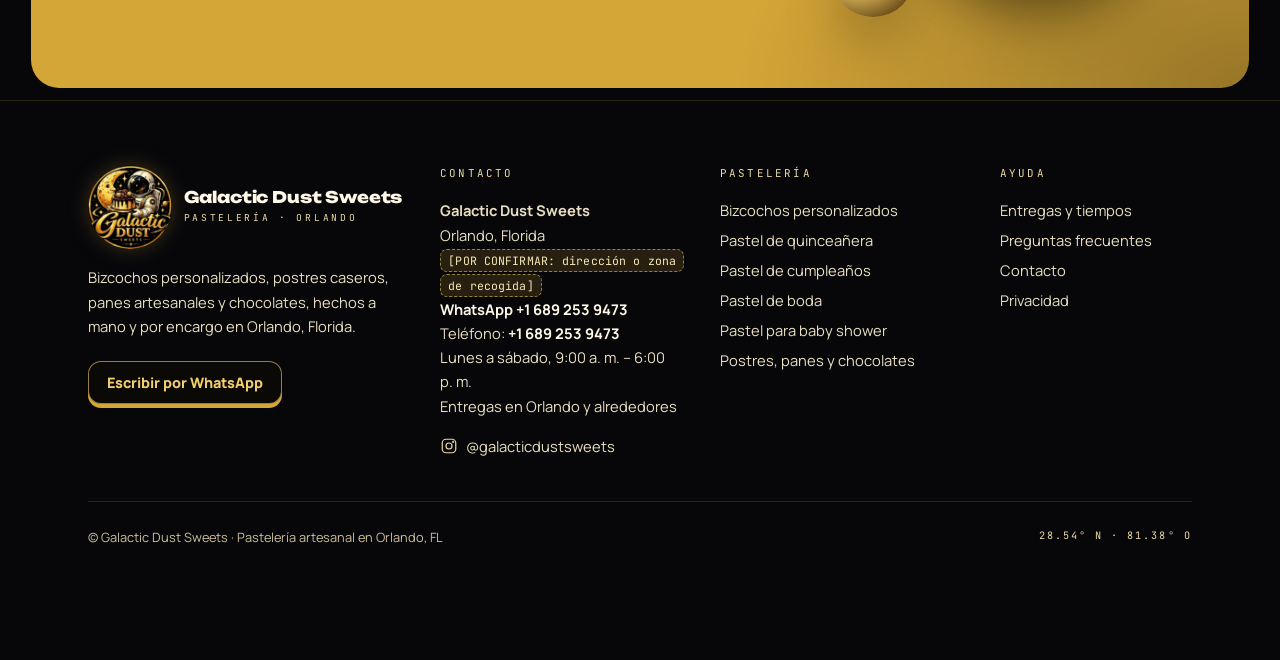
<file: preguntas-frecuentes/index.html>
<!DOCTYPE html>
<html lang="es" data-motion="sutil">
<head>
<meta name="robots" content="noindex, nofollow">
<meta charset="utf-8">
<meta name="viewport" content="width=device-width, initial-scale=1">
<title>Pedir pastel por encargo en Orlando | Preguntas</title>
<meta name="description" content="Cómo pedir pastel por encargo en Orlando: anticipación, entregas, depósito, pagos, sabores y alergias. Respuestas de Galactic Dust Sweets.">
<link rel="canonical" href="https://example.com/preguntas-frecuentes/">
<meta property="og:type" content="website"><meta property="og:title" content="Pedir pastel por encargo en Orlando | Preguntas">
<meta property="og:description" content="Cómo pedir pastel por encargo en Orlando: anticipación, entregas, depósito, pagos, sabores y alergias. Respuestas de Galactic Dust Sweets."><meta property="og:url" content="https://example.com/preguntas-frecuentes/">
<meta property="og:locale" content="es_ES"><meta property="og:image" content="https://example.com/assets/opt/gds-catalogo-640.webp">
<meta name="twitter:card" content="summary_large_image">
<link rel="icon" href="../assets/favicon.png"><link rel="apple-touch-icon" href="../assets/favicon.png">
<link rel="preconnect" href="https://fonts.googleapis.com"><link rel="preconnect" href="https://fonts.gstatic.com" crossorigin><link href="https://fonts.googleapis.com/css2?family=Unbounded:wght@400;700;800&family=Manrope:wght@400;500;600;700;800&family=JetBrains+Mono:wght@400;500&display=swap" rel="stylesheet">

<link rel="stylesheet" href="../motion.css">
<link rel="stylesheet" href="../styles.css">
<script type="application/ld+json">
{
 "@context": "https://schema.org",
 "@graph": [
  {
   "@type": "Bakery",
   "@id": "https://example.com/#org",
   "name": "Galactic Dust Sweets",
   "url": "https://example.com/",
   "logo": "https://example.com/assets/logo.webp",
   "sameAs": [
    "https://www.instagram.com/galacticdustsweets/"
   ]
  },
  {
   "@type": "FAQPage",
   "mainEntity": [
    {
     "@type": "Question",
     "name": "¿Cómo hago un pedido?",
     "acceptedAnswer": {
      "@type": "Answer",
      "text": "Por WhatsApp al +1 689 253 9473. También puedes usar el configurador de la página de inicio(./), que te arma el mensaje con evento, personas, sabor, relleno y fecha."
     }
    },
    {
     "@type": "Question",
     "name": "¿Con cuánta anticipación debo pedir?",
     "acceptedAnswer": {
      "@type": "Answer",
      "text": "Como referencia: postres, panes y chocolates, de 2 a 3 días; cumpleaños y baby showers, de 1 a 2 semanas; quinceañeras y bodas, de 3 a 4 semanas o más. POR CONFIRMAR: validar tiempos promedio"
     }
    },
    {
     "@type": "Question",
     "name": "¿Aceptan pedidos de último momento?",
     "acceptedAnswer": {
      "@type": "Answer",
      "text": "Escríbenos igual: si hay espacio en el calendario, te lo decimos. POR CONFIRMAR: política de pedidos urgentes"
     }
    },
    {
     "@type": "Question",
     "name": "¿Qué sabores y rellenos tienen?",
     "acceptedAnswer": {
      "@type": "Answer",
      "text": "Todo es personalizado. Dinos el sabor y el relleno que quieres y lo preparamos."
     }
    },
    {
     "@type": "Question",
     "name": "¿Qué tamaños manejan?",
     "acceptedAnswer": {
      "@type": "Answer",
      "text": "El tamaño se adapta a tu número de invitados, desde pasteles pequeños hasta de varios pisos. Más información en pasteles personalizados(pasteles-personalizados/)."
     }
    },
    {
     "@type": "Question",
     "name": "¿Hacen entregas?",
     "acceptedAnswer": {
      "@type": "Answer",
      "text": "Sí, en Orlando y alrededores. Detalles en entregas y tiempos(entregas/)."
     }
    },
    {
     "@type": "Question",
     "name": "¿Cuánto cuesta la entrega?",
     "acceptedAnswer": {
      "@type": "Answer",
      "text": "POR CONFIRMAR: costo de entrega o cómo se calcula"
     }
    },
    {
     "@type": "Question",
     "name": "¿Se puede recoger?",
     "acceptedAnswer": {
      "@type": "Answer",
      "text": "POR CONFIRMAR: opción de recogida y zona"
     }
    },
    {
     "@type": "Question",
     "name": "¿Cuál es su horario?",
     "acceptedAnswer": {
      "@type": "Answer",
      "text": "Lunes a sábado, de 9:00 a. m. a 6:00 p. m."
     }
    },
    {
     "@type": "Question",
     "name": "¿Piden depósito para apartar la fecha?",
     "acceptedAnswer": {
      "@type": "Answer",
      "text": "Depende de la celebración. Te indicamos si hace falta y de cuánto al confirmar el pedido. POR CONFIRMAR: monto o porcentaje habitual"
     }
    },
    {
     "@type": "Question",
     "name": "¿Qué métodos de pago aceptan?",
     "acceptedAnswer": {
      "@type": "Answer",
      "text": "Aceptamos todos los medios de pago. POR CONFIRMAR: lista concreta, por ejemplo Zelle, efectivo o tarjeta"
     }
    },
    {
     "@type": "Question",
     "name": "¿Puedo cancelar o cambiar la fecha?",
     "acceptedAnswer": {
      "@type": "Answer",
      "text": "POR CONFIRMAR: política de cambios y cancelaciones"
     }
    },
    {
     "@type": "Question",
     "name": "¿Tienen opciones sin gluten o sin azúcar?",
     "acceptedAnswer": {
      "@type": "Answer",
      "text": "POR CONFIRMAR: opciones disponibles. Pregúntanos por WhatsApp antes de pedir."
     }
    },
    {
     "@type": "Question",
     "name": "¿Cómo manejan las alergias?",
     "acceptedAnswer": {
      "@type": "Answer",
      "text": "Avísanos de cualquier alergia desde el primer mensaje. POR CONFIRMAR: información sobre alérgenos presentes en la cocina, como frutos secos, lácteos, huevo o gluten"
     }
    }
   ]
  },
  {
   "@type": "WebPage",
   "url": "https://example.com/preguntas-frecuentes/",
   "name": "Pedir pastel por encargo en Orlando | Preguntas",
   "inLanguage": "es",
   "about": {
    "@id": "https://example.com/#org"
   }
  },
  {
   "@type": "BreadcrumbList",
   "itemListElement": [
    {
     "@type": "ListItem",
     "position": 1,
     "name": "Inicio",
     "item": "https://example.com/"
    },
    {
     "@type": "ListItem",
     "position": 2,
     "name": "Preguntas frecuentes",
     "item": "https://example.com/preguntas-frecuentes/"
    }
   ]
  }
 ]
}
</script>
</head>
<body>
<a class="skip-link" href="#contenido">Saltar al contenido</a>
<header class="hdr" data-shrink>
  <div class="pm-progress"></div>
  <a class="logo" href="../" aria-label="Galactic Dust Sweets, ir al inicio"><img class="logo-mark" src="../assets/logo.webp" alt="" width="52" height="52">
    <span><b>Galactic Dust Sweets</b><small>Pastelería · Orlando</small></span>
  </a>
  <nav class="pill" aria-label="Principal">
    <ul class="pill-nav"><li><a href="../">Inicio</a></li><li><a href="../pasteles-personalizados/">Bizcochos personalizados</a></li><li><a href="../pastel-de-quinceanera/">Quinceañeras</a></li><li><a href="../pastel-de-boda/">Bodas</a></li><li><a href="../pastel-de-cumpleanos/">Cumpleaños</a></li><li><a href="../pastel-baby-shower/">Baby showers</a></li><li><a href="../postres-panes-chocolates/">Postres, panes y chocolates</a></li><li><a href="../entregas/">Entregas y tiempos</a></li><li><a href="../preguntas-frecuentes/" aria-current="page">Preguntas frecuentes</a></li><li><a href="../contacto/">Contacto</a></li><li><a href="../privacidad/">Privacidad</a></li></ul>
  </nav>
  <div class="hdr-act">
    
    <a class="wa sm hdr-cta" href="https://wa.me/16892539473?text=Hola%20Galactic%20Dust%20Sweets%2C%20quiero%20hacer%20un%20pedido" target="_blank" rel="noopener" data-event="wa_header">Haz tu pedido</a>
    <button class="burger" type="button" aria-expanded="false" aria-controls="menu" aria-label="Abrir menú"><span class="bars" aria-hidden="true"><i></i><i></i></span><span class="burger-l">Menú</span></button>
  </div>
  <nav class="menu" id="menu" aria-label="Todas las páginas">
    <p class="mono menu-k">Todas las páginas</p>
    <ul><li><a href="../">Inicio</a></li><li><a href="../pasteles-personalizados/">Bizcochos personalizados</a></li><li><a href="../pastel-de-quinceanera/">Quinceañeras</a></li><li><a href="../pastel-de-boda/">Bodas</a></li><li><a href="../pastel-de-cumpleanos/">Cumpleaños</a></li><li><a href="../pastel-baby-shower/">Baby showers</a></li><li><a href="../postres-panes-chocolates/">Postres, panes y chocolates</a></li><li><a href="../entregas/">Entregas y tiempos</a></li><li><a href="../preguntas-frecuentes/" aria-current="page">Preguntas frecuentes</a></li><li><a href="../contacto/">Contacto</a></li><li><a href="../privacidad/">Privacidad</a></li></ul>
    <a class="wa" href="https://wa.me/16892539473?text=Hola%20Galactic%20Dust%20Sweets%2C%20quiero%20hacer%20un%20pedido" target="_blank" rel="noopener" data-event="wa_menu">Haz tu pedido hoy</a>
  </nav>
</header>

<nav class="pm-crumbs" aria-label="Migas de pan"><ol><li><a href="../">Inicio</a></li><li aria-current="page">Preguntas frecuentes</li></ol></nav>
<main id="contenido">
<section class="blk ph"><div class="stars" aria-hidden="true"></div><div class="ph-copy"><p class="mono k">Galactic Dust Sweets · Orlando, FL</p><h1>Preguntas para pedir pastel por encargo en Orlando</h1><div class="ctas"><a class="btn" href="https://wa.me/16892539473?text=Hola%20Galactic%20Dust%20Sweets%2C%20tengo%20una%20pregunta" data-event="cta_hero">Preguntar por WhatsApp</a></div><div class="lede"><p>Para pedir pastel por encargo en Orlando con Galactic Dust Sweets, escríbenos por WhatsApp con la fecha, el tipo de evento y el número de invitados, con suficiente anticipación. Aquí respondemos las dudas más comunes sobre tiempos, entregas, pagos y alergias.</p></div></div><div class="port port-s"><div class="orbit" aria-hidden="true"></div><div class="ring"><div class="ring-in"><img src="../assets/opt/pexels-4954706-640.webp" alt="From below abstract backdrop of picturesque purple sky with tiny stars in twilight" srcset="../assets/opt/pexels-4954706-640.webp 640w" sizes="(max-width: 768px) 100vw, 60vw" width="640" height="960" fetchpriority="high" decoding="async"></div></div><div class="sph s1" aria-hidden="true"></div><div class="sph s2" aria-hidden="true"></div></div><ul class="ph-strip" aria-label="Lo que cumplimos"><li>Hecho a mano</li><li>Todo personalizado</li><li>Entregas en Orlando y alrededores</li><li>Lunes a sábado, 9:00 a. m. – 6:00 p. m.</li></ul></section>
<section class="sec sec-faq"><div class="in faq-grid"><div class="faq-side" data-reveal="up"><p class="mono eyebrow secn" aria-hidden="true"></p><h2 class="t-h2">Pedidos y anticipación</h2><div class="s-body"></div></div><div class="faq-list" data-reveal="up"><details><summary>¿Cómo hago un pedido?</summary><div class="ans"><p>Por WhatsApp al +1 689 253 9473. También puedes usar el configurador de la <a href="../">página de inicio</a>, que te arma el mensaje con evento, personas, sabor, relleno y fecha.</p></div></details>
<details><summary>¿Con cuánta anticipación debo pedir?</summary><div class="ans"><p>Como referencia: postres, panes y chocolates, de 2 a 3 días; cumpleaños y baby showers, de 1 a 2 semanas; quinceañeras y bodas, de 3 a 4 semanas o más. [POR CONFIRMAR: validar tiempos promedio]</p></div></details>
<details><summary>¿Aceptan pedidos de último momento?</summary><div class="ans"><p>Escríbenos igual: si hay espacio en el calendario, te lo decimos. [POR CONFIRMAR: política de pedidos urgentes]</p></div></details>
<details><summary>¿Qué sabores y rellenos tienen?</summary><div class="ans"><p>Todo es personalizado. Dinos el sabor y el relleno que quieres y lo preparamos.</p></div></details>
<details><summary>¿Qué tamaños manejan?</summary><div class="ans"><p>El tamaño se adapta a tu número de invitados, desde pasteles pequeños hasta de varios pisos. Más información en <a href="../pasteles-personalizados/">pasteles personalizados</a>.</p></div></details>
</div></div></section>

<section class="sec sec-faq"><div class="in faq-grid"><div class="faq-side" data-reveal="up"><p class="mono eyebrow secn" aria-hidden="true"></p><h2 class="t-h2">Entregas y horarios</h2><div class="s-body"></div></div><div class="faq-list" data-reveal="up"><details><summary>¿Hacen entregas?</summary><div class="ans"><p>Sí, en Orlando y alrededores. Detalles en <a href="../entregas/">entregas y tiempos</a>.</p></div></details>
<details><summary>¿Cuánto cuesta la entrega?</summary><div class="ans"><p>[POR CONFIRMAR: costo de entrega o cómo se calcula]</p></div></details>
<details><summary>¿Se puede recoger?</summary><div class="ans"><p>[POR CONFIRMAR: opción de recogida y zona]</p></div></details>
<details><summary>¿Cuál es su horario?</summary><div class="ans"><p>Lunes a sábado, de 9:00 a. m. a 6:00 p. m.</p></div></details>
</div></div></section>

<section class="sec sec-faq"><div class="in faq-grid"><div class="faq-side" data-reveal="up"><p class="mono eyebrow secn" aria-hidden="true"></p><h2 class="t-h2">Pagos y depósito</h2><div class="s-body"></div></div><div class="faq-list" data-reveal="up"><details><summary>¿Piden depósito para apartar la fecha?</summary><div class="ans"><p>Depende de la celebración. Te indicamos si hace falta y de cuánto al confirmar el pedido. [POR CONFIRMAR: monto o porcentaje habitual]</p></div></details>
<details><summary>¿Qué métodos de pago aceptan?</summary><div class="ans"><p>Aceptamos todos los medios de pago. [POR CONFIRMAR: lista concreta, por ejemplo Zelle, efectivo o tarjeta]</p></div></details>
<details><summary>¿Puedo cancelar o cambiar la fecha?</summary><div class="ans"><p>[POR CONFIRMAR: política de cambios y cancelaciones]</p></div></details>
</div></div></section>

<section class="sec sec-faq"><div class="in faq-grid"><div class="faq-side" data-reveal="up"><p class="mono eyebrow secn" aria-hidden="true"></p><h2 class="t-h2">Alergias y dietas especiales</h2><div class="s-body"></div></div><div class="faq-list" data-reveal="up"><details><summary>¿Tienen opciones sin gluten o sin azúcar?</summary><div class="ans"><p>[POR CONFIRMAR: opciones disponibles]. Pregúntanos por WhatsApp antes de pedir.</p></div></details>
<details><summary>¿Cómo manejan las alergias?</summary><div class="ans"><p>Avísanos de cualquier alergia desde el primer mensaje. [POR CONFIRMAR: información sobre alérgenos presentes en la cocina, como frutos secos, lácteos, huevo o gluten]</p></div></details>
</div></div></section>

<section class="blk close close-s"><div data-reveal="up"><p class="mono eyebrow">Galactic Dust Sweets</p><h2 class="sec-h2">¿No encontraste tu respuesta?</h2><div class="close-b"><p>Escríbenos y te respondemos de lunes a sábado, de 9:00 a. m. a 6:00 p. m.</p></div><a class="btn" href="https://wa.me/16892539473?text=Hola%20Galactic%20Dust%20Sweets%2C%20tengo%20una%20pregunta" data-event="cta_cierre">Preguntar por WhatsApp</a></div><div class="orb" aria-hidden="true"><i></i><i></i></div></section>

</main>
<footer class="ftr">
  <div class="ftr-brand">
    <a class="logo" href="../" aria-label="Galactic Dust Sweets, ir al inicio"><img class="logo-mark" src="../assets/logo.webp" alt="" width="52" height="52"><span><b>Galactic Dust Sweets</b><small>Pastelería · Orlando</small></span></a>
    <p>Bizcochos personalizados, postres caseros, panes artesanales y chocolates, hechos a mano y por encargo en Orlando, Florida.</p>
    <a class="wa sm" href="https://wa.me/16892539473?text=Hola%20Galactic%20Dust%20Sweets%2C%20quiero%20hacer%20un%20pedido" target="_blank" rel="noopener" data-event="wa_footer_btn">Escribir por WhatsApp</a>
  </div>
  <div>
    <h2>Contacto</h2>
    <address>
      <b>Galactic Dust Sweets</b><br>
      Orlando, Florida<br>
      <span class="tbd">[POR CONFIRMAR: dirección o zona de recogida]</span><br>
      <a href="https://wa.me/16892539473" target="_blank" rel="noopener" data-event="wa_footer">WhatsApp +1 689 253 9473</a><br>
      Teléfono: <a href="tel:+16892539473">+1 689 253 9473</a><br>
      Lunes a sábado, 9:00 a. m. – 6:00 p. m.<br>
      Entregas en Orlando y alrededores
    </address>
    <ul class="social">
      <li><a href="https://www.instagram.com/galacticdustsweets/" target="_blank" rel="noopener"><svg viewBox="0 0 24 24" aria-hidden="true"><rect x="3" y="3" width="18" height="18" rx="5"/><circle cx="12" cy="12" r="4"/><circle cx="17.5" cy="6.5" r=".6"/></svg>@galacticdustsweets</a></li>
    </ul>
  </div>
  <div>
    <h2>Pastelería</h2>
    <ul>
      <li><a href="../pasteles-personalizados/">Bizcochos personalizados</a></li>
      <li><a href="../pastel-de-quinceanera/">Pastel de quinceañera</a></li>
      <li><a href="../pastel-de-cumpleanos/">Pastel de cumpleaños</a></li>
      <li><a href="../pastel-de-boda/">Pastel de boda</a></li>
      <li><a href="../pastel-baby-shower/">Pastel para baby shower</a></li>
      <li><a href="../postres-panes-chocolates/">Postres, panes y chocolates</a></li>
    </ul>
  </div>
  <div>
    <h2>Ayuda</h2>
    <ul>
      <li><a href="../entregas/">Entregas y tiempos</a></li>
      <li><a href="../preguntas-frecuentes/">Preguntas frecuentes</a></li>
      <li><a href="../contacto/">Contacto</a></li>
      <li><a href="../privacidad/">Privacidad</a></li>
    </ul>
  </div>
  <div class="legal"><span>© Galactic Dust Sweets · Pastelería artesanal en Orlando, FL</span><span class="mono">28.54° N · 81.38° O</span></div>
</footer>
<a class="fab" href="https://wa.me/16892539473?text=Hola%20Galactic%20Dust%20Sweets%2C%20quiero%20hacer%20un%20pedido" target="_blank" rel="noopener" aria-label="Pedir por WhatsApp" data-event="wa_flotante"><svg viewBox="0 0 24 24" aria-hidden="true"><path d="M12 2a10 10 0 0 0-8.6 15.1L2 22l5-1.3A10 10 0 1 0 12 2zm0 18.2a8.2 8.2 0 0 1-4.2-1.2l-.3-.2-3 .8.8-2.9-.2-.3A8.2 8.2 0 1 1 12 20.2zm4.5-6.1c-.2-.1-1.5-.7-1.7-.8-.2-.1-.4-.1-.6.1l-.8 1c-.1.2-.3.2-.5.1a6.7 6.7 0 0 1-3.3-2.9c-.3-.4.2-.4.7-1.3.1-.2 0-.3 0-.4l-.8-1.8c-.2-.5-.4-.4-.6-.4h-.5a1 1 0 0 0-.7.3 3 3 0 0 0-.9 2.2 5.2 5.2 0 0 0 1.1 2.7 11.8 11.8 0 0 0 4.5 4c1.7.7 2.3.8 3.2.6.5-.1 1.5-.6 1.7-1.2.2-.6.2-1.1.2-1.2-.1-.1-.3-.2-.5-.3z"/></svg></a>

<script>(function(){
  var $=function(id){return document.getElementById(id)};
  var WA='https://wa.me/16892539473?text=';

  /* Menú (móvil y panel de todas las páginas) */
  var h=document.querySelector('.hdr'),b=h&&h.querySelector('.burger'),mn=$('menu');
  function setMenu(o){if(!h||!b)return;h.classList.toggle('is-open',o);b.setAttribute('aria-expanded',o?'true':'false');b.setAttribute('aria-label',o?'Cerrar menú':'Abrir menú');document.documentElement.classList.toggle('menu-open',o&&window.innerWidth<760);}
  if(b&&mn){
    b.addEventListener('click',function(e){e.stopPropagation();setMenu(!h.classList.contains('is-open'))});
    mn.addEventListener('click',function(e){if(e.target.closest('a'))setMenu(false)});
    document.addEventListener('click',function(e){if(h.classList.contains('is-open')&&!mn.contains(e.target))setMenu(false)});
    document.addEventListener('keydown',function(e){if(e.key==='Escape'&&h.classList.contains('is-open')){setMenu(false);b.focus()}});
  }

  /* Medición: un evento por botón de WhatsApp (data-event) */
  document.addEventListener('click',function(e){
    var a=e.target.closest('a[href*="wa.me"]');if(!a)return;
    var ev=a.getAttribute('data-event')||'wa_enlace';
    (window.dataLayer=window.dataLayer||[]).push({event:'whatsapp_click',wa_origen:ev});
    if(typeof window.gtag==='function')window.gtag('event','whatsapp_click',{wa_origen:ev});
  });

  /* Configurador: anticipación mínima por evento [POR CONFIRMAR: días reales] */
  var f=$('cfg');
  if(f&&$('cal-g')){
    var lead={'Quinceañera':21,'Boda':21,'Cumpleaños':7,'Baby shower':7,'Otro':7};
    var view,picked=null,today=new Date();today.setHours(0,0,0,0);
    var ev=function(){var r=f.querySelector('input[name=ev]:checked');return r?r.value:'Otro'};
    var minDate=function(){var m=new Date(today);m.setDate(m.getDate()+(lead[ev()]||7));return m};
    var fmt=function(d,o){return d.toLocaleDateString('es-US',o)};
    var cal=function(){
      var min=minDate(),g=$('cal-g');g.innerHTML='';
      if(picked&&picked<min)picked=null;
      var m=fmt(view,{month:'long'});
      $('cal-m').innerHTML=m.charAt(0).toUpperCase()+m.slice(1)+' <span>'+view.getFullYear()+'</span>';
      $('cal-p').disabled=view.getFullYear()*12+view.getMonth()<=today.getFullYear()*12+today.getMonth();
      var first=(view.getDay()+6)%7,days=new Date(view.getFullYear(),view.getMonth()+1,0).getDate();
      for(var i=0;i<first;i++)g.appendChild(document.createElement('span'));
      for(var d=1;d<=days;d++){
        var dt=new Date(view.getFullYear(),view.getMonth(),d),bt=document.createElement('button');
        bt.type='button';bt.textContent=d;
        var off=dt<min||dt.getDay()===0;
        bt.disabled=off;bt.setAttribute('aria-label',fmt(dt,{weekday:'long',day:'numeric',month:'long'})+(off?' (no disponible)':''));
        if(+dt===+today)bt.className='today';
        if(picked&&+dt===+picked){bt.className+=' on';bt.setAttribute('aria-pressed','true')}
        (function(x){bt.onclick=function(){picked=x;cal();upd()}})(dt);
        g.appendChild(bt);
      }
      $('hint').textContent='Para '+ev().toLowerCase()+': fechas desde el '+fmt(min,{day:'numeric',month:'long'})+'. Los domingos no hay entregas.';
    };
    var upd=function(){
      var t='Hola Galactic Dust Sweets, quiero cotizar un bizcocho personalizado.\n• Evento: '+ev()+
        '\n• Personas: '+($('pp').value||'—')+'\n• Sabor: '+($('sa').value||'—')+'\n• Relleno: '+($('re').value||'—')+
        '\n• Fecha: '+(picked?fmt(picked,{weekday:'long',day:'numeric',month:'long'}):'—');
      $('msg').textContent=t;$('send').href=WA+encodeURIComponent(t);$('txt').value=t;
    };
    var jump=function(){var min=minDate(),end=new Date(min.getFullYear(),min.getMonth()+1,0);view=new Date(min.getFullYear(),min.getMonth()+((end-min)/864e5<6?1:0),1)};
    $('cal-p').onclick=function(){view.setMonth(view.getMonth()-1);cal()};
    $('cal-n').onclick=function(){view.setMonth(view.getMonth()+1);cal()};
    f.querySelectorAll('input').forEach(function(i){i.addEventListener('input',upd);i.addEventListener('change',function(){if(i.name==='ev')jump();cal();upd()})});
    f.addEventListener('submit',function(e){e.preventDefault();window.open($('send').href,'_blank','noopener')});
    jump();cal();upd();
  }

  /* Galería: «Quiero uno así» con el número de obra + filtros */
  document.querySelectorAll('.wall .p').forEach(function(p){
    var em=p.querySelector('.cap em'),bb=p.querySelector('.cap b');if(!em||!bb)return;
    var n=em.textContent,c=bb.textContent,a=document.createElement('a');
    a.className='ask';a.textContent='Quiero uno así →';a.setAttribute('data-event','wa_obra_'+n.replace(/\D/g,''));
    a.href=WA+encodeURIComponent('Hola Galactic Dust Sweets, me gustó la obra '+n+' ('+c+') y quiero uno así.');
    a.target='_blank';a.rel='noopener';
    a.setAttribute('aria-label','Pedir por WhatsApp un bizcocho como la obra '+n);
    p.querySelector('.cap').appendChild(a);
  });
  document.querySelectorAll('.filters button').forEach(function(bt){bt.addEventListener('click',function(){
    var k=bt.getAttribute('data-f');
    document.querySelectorAll('.filters button').forEach(function(x){x.setAttribute('aria-pressed',x===bt?'true':'false')});
    document.querySelectorAll('.wall .p').forEach(function(p){p.classList.toggle('hide',k!=='all'&&p.getAttribute('data-c')!==k)});
  })});
})();

/* Espacio en movimiento (portada y cabeceras): estrellas que titilan y derivan + cupcakes fugaces con estela dorada.
   Se pausa fuera de pantalla o con la pestaña oculta; quieto con «reducir movimiento» y en capturas (?pm=static). */
(function(){
  var still=/[?&]pm=static\b/.test(location.search)||(window.matchMedia&&matchMedia('(prefers-reduced-motion: reduce)').matches);
  var hosts=document.querySelectorAll('.hero,.ph');
  document.querySelectorAll('.hero-video').forEach(function(v){if(still){v.removeAttribute('autoplay');v.pause();}else{var p=v.play();if(p&&p.catch)p.catch(function(){});}});
  if(!hosts.length||!document.createElement('canvas').getContext)return;
  hosts.forEach(function(host){
    var cv=document.createElement('canvas');cv.className='spacefx';cv.setAttribute('aria-hidden','true');host.insertBefore(cv,host.firstChild);
    var ctx=cv.getContext('2d'),W=0,H=0,dpr=Math.min(2,window.devicePixelRatio||1),stars=[],cups=[],dust=[],on=false,t0=0,next=1800;
    function size(){
      var r=host.getBoundingClientRect();W=Math.max(1,r.width);H=Math.max(1,r.height);
      cv.width=Math.round(W*dpr);cv.height=Math.round(H*dpr);ctx.setTransform(dpr,0,0,dpr,0,0);
      var n=Math.min(260,Math.round(W*H/4800));stars=[];
      for(var i=0;i<n;i++)stars.push({x:Math.random()*W,y:Math.random()*H,r:Math.random()*1.25+.25,z:Math.random()*.85+.15,t:Math.random()*6.283,s:Math.random()*1.4+.4,g:Math.random()<.2});
    }
    function cupcake(x,y,k){ // cupcake de la marca: capacillo dorado, betún de chocolate y esfera dorada
      ctx.save();ctx.translate(x,y);ctx.scale(k,k);
      var w=ctx.createLinearGradient(-9,0,9,0);w.addColorStop(0,'#9a6b1c');w.addColorStop(.5,'#f2cf6b');w.addColorStop(1,'#a8761f');
      ctx.fillStyle=w;ctx.beginPath();ctx.moveTo(-9,0);ctx.lineTo(9,0);ctx.lineTo(6.5,11);ctx.lineTo(-6.5,11);ctx.closePath();ctx.fill();
      ctx.strokeStyle='rgba(90,60,12,.55)';ctx.lineWidth=.8;
      for(var i=-6;i<=6;i+=3){ctx.beginPath();ctx.moveTo(i,1);ctx.lineTo(i*.72,10.5);ctx.stroke();}
      var f=ctx.createRadialGradient(-3,-7,1,0,-4,11);f.addColorStop(0,'#8a5a32');f.addColorStop(1,'#3e2412');
      ctx.fillStyle=f;ctx.beginPath();ctx.arc(-5,-1.5,4.6,0,6.283);ctx.arc(5,-1.5,4.6,0,6.283);ctx.arc(0,-4.5,6,0,6.283);ctx.arc(0,-9.5,3.6,0,6.283);ctx.fill();
      var b=ctx.createRadialGradient(-1,-15,.3,0,-14,3.4);b.addColorStop(0,'#fffbe6');b.addColorStop(.45,'#f2cf6b');b.addColorStop(1,'#8a6a2a');
      ctx.fillStyle=b;ctx.beginPath();ctx.arc(0,-14,3.2,0,6.283);ctx.fill();
      ctx.restore();
    }
    function spawn(){
      var k=1.1+Math.random()*.8,sp=330+Math.random()*220,ang=(148+Math.random()*16)*Math.PI/180; // hacia abajo a la izquierda
      cups.push({x:W*(.35+Math.random()*.75),y:-30-Math.random()*H*.15,vx:Math.cos(ang)*sp,vy:-Math.sin(ang)*sp*-1,k:k,life:0});
    }
    function frame(ts){
      if(!on)return;
      var dt=Math.min(.05,(ts-(t0||ts))/1000);t0=ts;
      ctx.clearRect(0,0,W,H);
      for(var i=0;i<stars.length;i++){var s=stars[i];
        s.x-=s.z*7*dt;if(s.x<-2)s.x=W+2;s.t+=s.s*dt;
        var a=.25+.75*Math.abs(Math.sin(s.t));ctx.globalAlpha=a*s.z;
        ctx.fillStyle=s.g?'#f2cf6b':'#fff8e7';ctx.beginPath();ctx.arc(s.x,s.y,s.r,0,6.283);ctx.fill();}
      ctx.globalAlpha=1;
      next-=dt*1000;if(next<=0){spawn();next=3000+Math.random()*4000;}
      for(var j=cups.length-1;j>=0;j--){var c=cups[j];c.x+=c.vx*dt;c.y+=c.vy*dt;c.life+=dt;
        var len=Math.hypot(c.vx,c.vy),ux=c.vx/len,uy=c.vy/len,tail=150*c.k;
        var sx=c.x-ux*12*c.k,sy=c.y-uy*12*c.k; // la estela nace en el borde del cupcake
        var g=ctx.createLinearGradient(sx,sy,sx-ux*tail,sy-uy*tail);g.addColorStop(0,'rgba(242,207,107,.7)');g.addColorStop(1,'rgba(242,207,107,0)');
        ctx.strokeStyle=g;ctx.lineWidth=3.2*c.k;ctx.lineCap='round';ctx.beginPath();ctx.moveTo(sx,sy);ctx.lineTo(sx-ux*tail,sy-uy*tail);ctx.stroke();
        if(Math.random()<.6)dust.push({x:c.x-ux*8,y:c.y-uy*8,vx:(Math.random()-.5)*30,vy:(Math.random()-.5)*30,a:1});
        cupcake(c.x,c.y,c.k);
        if(c.x<-80||c.y>H+80)cups.splice(j,1);}
      for(var d=dust.length-1;d>=0;d--){var p=dust[d];p.x+=p.vx*dt;p.y+=p.vy*dt;p.a-=dt*1.6;
        if(p.a<=0){dust.splice(d,1);continue;}ctx.globalAlpha=p.a;ctx.fillStyle='#ffe7a1';ctx.fillRect(p.x,p.y,1.6,1.6);}
      ctx.globalAlpha=1;
      requestAnimationFrame(frame);
    }
    function start(){if(on||still)return;on=true;t0=0;requestAnimationFrame(frame);}
    function stop(){on=false;}
    size();
    if(still){ // imagen fija: solo las estrellas
      for(var i=0;i<stars.length;i++){var s=stars[i];ctx.globalAlpha=.5*s.z+.2;ctx.fillStyle=s.g?'#f2cf6b':'#fff8e7';ctx.beginPath();ctx.arc(s.x,s.y,s.r,0,6.283);ctx.fill();}
      ctx.globalAlpha=1;return;
    }
    var vis=true;
    if('IntersectionObserver' in window)new IntersectionObserver(function(e){vis=e[0].isIntersecting;vis&&!document.hidden?start():stop();}).observe(host);
    document.addEventListener('visibilitychange',function(){document.hidden?stop():(vis&&start());});
    var rz;addEventListener('resize',function(){clearTimeout(rz);rz=setTimeout(size,200);});
    start();
  });
})();

/* Viaje espacial en toda la página: campo de estrellas fijo con 3 profundidades que se desplazan al hacer scroll
   (paralaje), titilan suave y de vez en cuando cruza una estrella fugaz. Detrás de todo, sin tapar el contenido.
   Con «reducir movimiento» o ?pm=static se dibuja una vez, quieto. */
(function(){
  var cv=document.createElement('canvas');if(!cv.getContext)return;
  cv.className='cosmos';cv.setAttribute('aria-hidden','true');document.body.insertBefore(cv,document.body.firstChild);
  var still=/[?&]pm=static\b/.test(location.search)||(window.matchMedia&&matchMedia('(prefers-reduced-motion: reduce)').matches);
  var ctx=cv.getContext('2d'),W,H,dpr=Math.min(2,window.devicePixelRatio||1),stars=[],shoot=null,nextShoot=4000,last=0;
  var layers=[{k:.04,n:1/5200,r:[.3,.8],a:.55},{k:.10,n:1/14000,r:[.6,1.2],a:.75},{k:.2,n:1/42000,r:[1,1.7],a:.95}];
  function size(){
    W=innerWidth;H=innerHeight;cv.width=Math.round(W*dpr);cv.height=Math.round(H*dpr);ctx.setTransform(dpr,0,0,dpr,0,0);
    stars=[];layers.forEach(function(L,li){var n=Math.round(W*H*L.n*(W<700?.8:1));
      for(var i=0;i<n;i++)stars.push({x:Math.random()*W,y:Math.random()*H*1.0,r:L.r[0]+Math.random()*(L.r[1]-L.r[0]),l:li,t:Math.random()*6.28,s:.4+Math.random()*1.2,g:Math.random()<.18});});
  }
  function draw(now){
    var y=window.scrollY||0;ctx.clearRect(0,0,W,H);
    for(var i=0;i<stars.length;i++){var s=stars[i],L=layers[s.l];
      var py=((s.y-y*L.k)%H+H)%H,tw=still?1:.65+.35*Math.sin(s.t+now/1000*s.s);
      ctx.globalAlpha=L.a*tw;ctx.fillStyle=s.g?'#F2CF6B':'#FFF8E7';
      ctx.beginPath();ctx.arc(s.x,py,s.r,0,6.283);ctx.fill();}
    if(shoot){var p=(now-shoot.t0)/shoot.d;
      if(p>=1)shoot=null;else{var hx=shoot.x+shoot.vx*p,hy=shoot.y+shoot.vy*p,len=120;
        var g=ctx.createLinearGradient(hx,hy,hx-shoot.vx/Math.hypot(shoot.vx,shoot.vy)*len,hy-shoot.vy/Math.hypot(shoot.vx,shoot.vy)*len);
        g.addColorStop(0,'rgba(242,207,107,.9)');g.addColorStop(1,'rgba(242,207,107,0)');
        ctx.globalAlpha=Math.sin(p*3.1416);ctx.strokeStyle=g;ctx.lineWidth=1.4;ctx.beginPath();ctx.moveTo(hx,hy);
        ctx.lineTo(hx-shoot.vx/Math.hypot(shoot.vx,shoot.vy)*len,hy-shoot.vy/Math.hypot(shoot.vx,shoot.vy)*len);ctx.stroke();}}
    ctx.globalAlpha=1;
  }
  function loop(now){
    if(!document.hidden){
      if(!shoot&&now-last>nextShoot){last=now;nextShoot=6000+Math.random()*7000;
        shoot={x:W*(.3+Math.random()*.7),y:H*Math.random()*.4,vx:-(W*.45),vy:H*.28,t0:now,d:1400};}
      draw(now);}
    requestAnimationFrame(loop);
  }
  size();addEventListener('resize',function(){size();if(still)draw(0);});
  if(still){draw(0);addEventListener('scroll',function(){draw(0);},{passive:true});}else requestAnimationFrame(loop);
})();
</script>
<script src="../motion.js" defer></script>
</body>
</html>
</file>
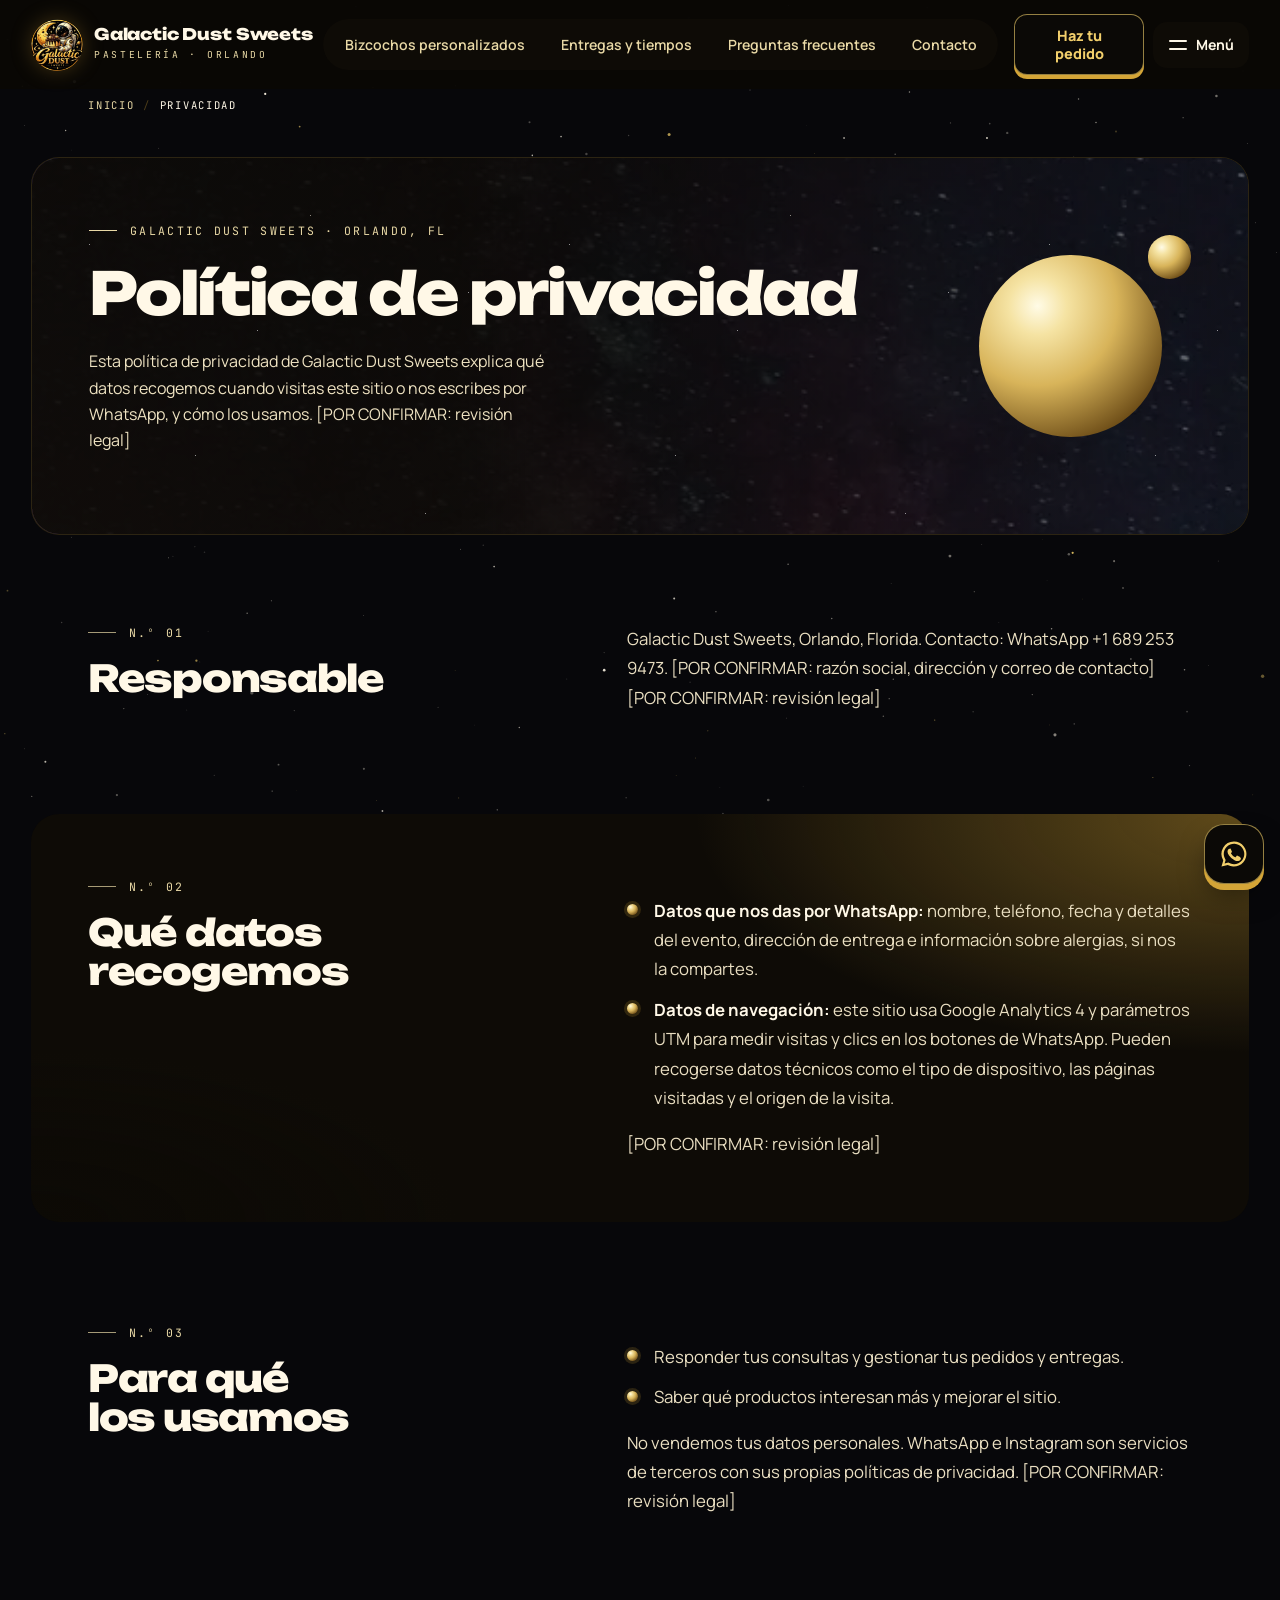
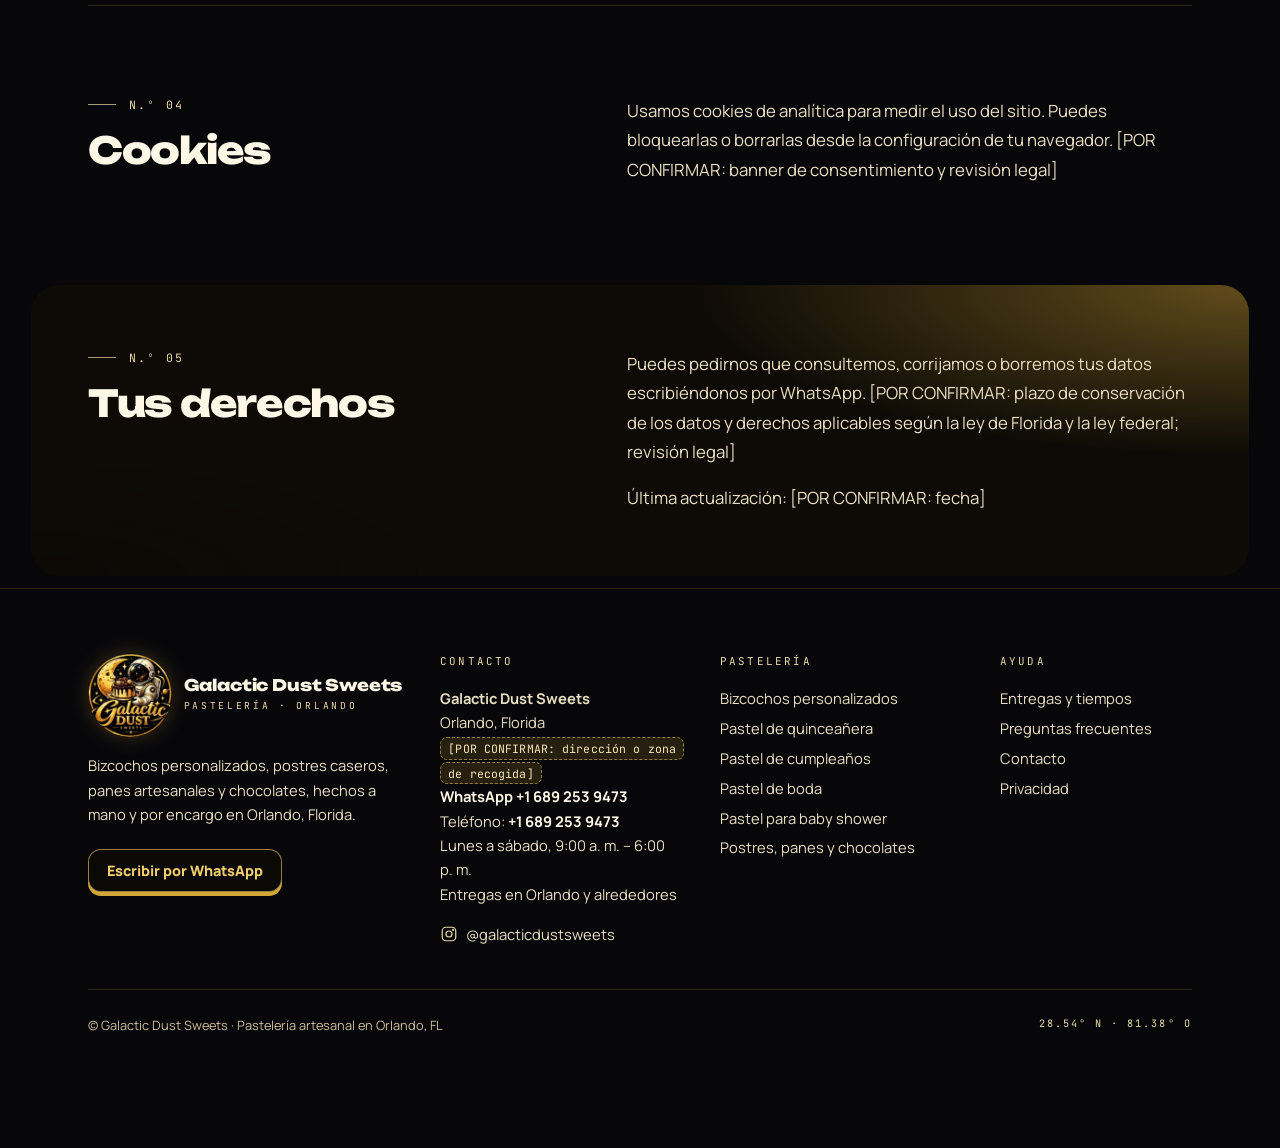
<file: privacidad/index.html>
<!DOCTYPE html>
<html lang="es" data-motion="sutil">
<head>
<meta name="robots" content="noindex, nofollow">
<meta charset="utf-8">
<meta name="viewport" content="width=device-width, initial-scale=1">
<title>Política de privacidad | Galactic Dust Sweets</title>
<meta name="description" content="Política de privacidad de Galactic Dust Sweets: qué datos recogemos cuando nos escribes por WhatsApp o visitas el sitio, cómo los usamos y tus derechos.">
<link rel="canonical" href="https://example.com/privacidad/">
<meta property="og:type" content="website"><meta property="og:title" content="Política de privacidad | Galactic Dust Sweets">
<meta property="og:description" content="Política de privacidad de Galactic Dust Sweets: qué datos recogemos cuando nos escribes por WhatsApp o visitas el sitio, cómo los usamos y tus derechos."><meta property="og:url" content="https://example.com/privacidad/">
<meta property="og:locale" content="es_ES"><meta property="og:image" content="https://example.com/assets/opt/gds-catalogo-640.webp">
<meta name="twitter:card" content="summary_large_image">
<link rel="icon" href="../assets/favicon.png"><link rel="apple-touch-icon" href="../assets/favicon.png">
<link rel="preconnect" href="https://fonts.googleapis.com"><link rel="preconnect" href="https://fonts.gstatic.com" crossorigin><link href="https://fonts.googleapis.com/css2?family=Unbounded:wght@400;700;800&family=Manrope:wght@400;500;600;700;800&family=JetBrains+Mono:wght@400;500&display=swap" rel="stylesheet">

<link rel="stylesheet" href="../motion.css">
<link rel="stylesheet" href="../styles.css">
<script type="application/ld+json">
{
 "@context": "https://schema.org",
 "@graph": [
  {
   "@type": "Bakery",
   "@id": "https://example.com/#org",
   "name": "Galactic Dust Sweets",
   "url": "https://example.com/",
   "logo": "https://example.com/assets/logo.webp",
   "sameAs": [
    "https://www.instagram.com/galacticdustsweets/"
   ]
  },
  {
   "@type": "WebPage",
   "url": "https://example.com/privacidad/",
   "name": "Política de privacidad | Galactic Dust Sweets",
   "inLanguage": "es",
   "about": {
    "@id": "https://example.com/#org"
   }
  },
  {
   "@type": "BreadcrumbList",
   "itemListElement": [
    {
     "@type": "ListItem",
     "position": 1,
     "name": "Inicio",
     "item": "https://example.com/"
    },
    {
     "@type": "ListItem",
     "position": 2,
     "name": "Privacidad",
     "item": "https://example.com/privacidad/"
    }
   ]
  }
 ]
}
</script>
</head>
<body>
<a class="skip-link" href="#contenido">Saltar al contenido</a>
<header class="hdr" data-shrink>
  <div class="pm-progress"></div>
  <a class="logo" href="../" aria-label="Galactic Dust Sweets, ir al inicio"><img class="logo-mark" src="../assets/logo.webp" alt="" width="52" height="52">
    <span><b>Galactic Dust Sweets</b><small>Pastelería · Orlando</small></span>
  </a>
  <nav class="pill" aria-label="Principal">
    <ul class="pill-nav"><li><a href="../">Inicio</a></li><li><a href="../pasteles-personalizados/">Bizcochos personalizados</a></li><li><a href="../pastel-de-quinceanera/">Quinceañeras</a></li><li><a href="../pastel-de-boda/">Bodas</a></li><li><a href="../pastel-de-cumpleanos/">Cumpleaños</a></li><li><a href="../pastel-baby-shower/">Baby showers</a></li><li><a href="../postres-panes-chocolates/">Postres, panes y chocolates</a></li><li><a href="../entregas/">Entregas y tiempos</a></li><li><a href="../preguntas-frecuentes/">Preguntas frecuentes</a></li><li><a href="../contacto/">Contacto</a></li><li><a href="../privacidad/" aria-current="page">Privacidad</a></li></ul>
  </nav>
  <div class="hdr-act">
    
    <a class="wa sm hdr-cta" href="https://wa.me/16892539473?text=Hola%20Galactic%20Dust%20Sweets%2C%20quiero%20hacer%20un%20pedido" target="_blank" rel="noopener" data-event="wa_header">Haz tu pedido</a>
    <button class="burger" type="button" aria-expanded="false" aria-controls="menu" aria-label="Abrir menú"><span class="bars" aria-hidden="true"><i></i><i></i></span><span class="burger-l">Menú</span></button>
  </div>
  <nav class="menu" id="menu" aria-label="Todas las páginas">
    <p class="mono menu-k">Todas las páginas</p>
    <ul><li><a href="../">Inicio</a></li><li><a href="../pasteles-personalizados/">Bizcochos personalizados</a></li><li><a href="../pastel-de-quinceanera/">Quinceañeras</a></li><li><a href="../pastel-de-boda/">Bodas</a></li><li><a href="../pastel-de-cumpleanos/">Cumpleaños</a></li><li><a href="../pastel-baby-shower/">Baby showers</a></li><li><a href="../postres-panes-chocolates/">Postres, panes y chocolates</a></li><li><a href="../entregas/">Entregas y tiempos</a></li><li><a href="../preguntas-frecuentes/">Preguntas frecuentes</a></li><li><a href="../contacto/">Contacto</a></li><li><a href="../privacidad/" aria-current="page">Privacidad</a></li></ul>
    <a class="wa" href="https://wa.me/16892539473?text=Hola%20Galactic%20Dust%20Sweets%2C%20quiero%20hacer%20un%20pedido" target="_blank" rel="noopener" data-event="wa_menu">Haz tu pedido hoy</a>
  </nav>
</header>

<nav class="pm-crumbs" aria-label="Migas de pan"><ol><li><a href="../">Inicio</a></li><li aria-current="page">Privacidad</li></ol></nav>
<main id="contenido">
<section class="blk ph ph-plain"><div class="stars" aria-hidden="true"></div><div class="ph-copy"><p class="mono k">Galactic Dust Sweets · Orlando, FL</p><h1>Política de privacidad</h1><div class="lede"><p>Esta política de privacidad de Galactic Dust Sweets explica qué datos recogemos cuando visitas este sitio o nos escribes por WhatsApp, y cómo los usamos. [POR CONFIRMAR: revisión legal]</p></div><div class="ctas"><a class="btn" href="../" data-event="cta_hero"></a></div></div><div class="ph-orb" aria-hidden="true"><i></i><i></i></div></section>
<section class="sec sec-text"><div class="in t-grid"><div class="t-side" data-reveal="up"><p class="mono eyebrow secn" aria-hidden="true"></p><h2 class="t-h2">Responsable</h2></div><div class="prose" data-reveal="up"><p>Galactic Dust Sweets, Orlando, Florida. Contacto: WhatsApp +1 689 253 9473. [POR CONFIRMAR: razón social, dirección y correo de contacto] [POR CONFIRMAR: revisión legal]</p></div></div></section>

<section class="sec sec-text"><div class="in t-grid"><div class="t-side" data-reveal="up"><p class="mono eyebrow secn" aria-hidden="true"></p><h2 class="t-h2">Qué datos recogemos</h2></div><div class="prose" data-reveal="up"><ul><li><strong>Datos que nos das por WhatsApp:</strong> nombre, teléfono, fecha y detalles del evento, dirección de entrega e información sobre alergias, si nos la compartes.</li><li><strong>Datos de navegación:</strong> este sitio usa Google Analytics 4 y parámetros UTM para medir visitas y clics en los botones de WhatsApp. Pueden recogerse datos técnicos como el tipo de dispositivo, las páginas visitadas y el origen de la visita.</li></ul>
<p>[POR CONFIRMAR: revisión legal]</p></div></div></section>

<section class="sec sec-text"><div class="in t-grid"><div class="t-side" data-reveal="up"><p class="mono eyebrow secn" aria-hidden="true"></p><h2 class="t-h2">Para qué los usamos</h2></div><div class="prose" data-reveal="up"><ul><li>Responder tus consultas y gestionar tus pedidos y entregas.</li><li>Saber qué productos interesan más y mejorar el sitio.</li></ul>
<p>No vendemos tus datos personales. WhatsApp e Instagram son servicios de terceros con sus propias políticas de privacidad. [POR CONFIRMAR: revisión legal]</p></div></div></section>

<section class="sec sec-text"><div class="in t-grid"><div class="t-side" data-reveal="up"><p class="mono eyebrow secn" aria-hidden="true"></p><h2 class="t-h2">Cookies</h2></div><div class="prose" data-reveal="up"><p>Usamos cookies de analítica para medir el uso del sitio. Puedes bloquearlas o borrarlas desde la configuración de tu navegador. [POR CONFIRMAR: banner de consentimiento y revisión legal]</p></div></div></section>

<section class="sec sec-text"><div class="in t-grid"><div class="t-side" data-reveal="up"><p class="mono eyebrow secn" aria-hidden="true"></p><h2 class="t-h2">Tus derechos</h2></div><div class="prose" data-reveal="up"><p>Puedes pedirnos que consultemos, corrijamos o borremos tus datos escribiéndonos por WhatsApp. [POR CONFIRMAR: plazo de conservación de los datos y derechos aplicables según la ley de Florida y la ley federal; revisión legal]</p>
<p>Última actualización: [POR CONFIRMAR: fecha]</p></div></div></section>

</main>
<footer class="ftr">
  <div class="ftr-brand">
    <a class="logo" href="../" aria-label="Galactic Dust Sweets, ir al inicio"><img class="logo-mark" src="../assets/logo.webp" alt="" width="52" height="52"><span><b>Galactic Dust Sweets</b><small>Pastelería · Orlando</small></span></a>
    <p>Bizcochos personalizados, postres caseros, panes artesanales y chocolates, hechos a mano y por encargo en Orlando, Florida.</p>
    <a class="wa sm" href="https://wa.me/16892539473?text=Hola%20Galactic%20Dust%20Sweets%2C%20quiero%20hacer%20un%20pedido" target="_blank" rel="noopener" data-event="wa_footer_btn">Escribir por WhatsApp</a>
  </div>
  <div>
    <h2>Contacto</h2>
    <address>
      <b>Galactic Dust Sweets</b><br>
      Orlando, Florida<br>
      <span class="tbd">[POR CONFIRMAR: dirección o zona de recogida]</span><br>
      <a href="https://wa.me/16892539473" target="_blank" rel="noopener" data-event="wa_footer">WhatsApp +1 689 253 9473</a><br>
      Teléfono: <a href="tel:+16892539473">+1 689 253 9473</a><br>
      Lunes a sábado, 9:00 a. m. – 6:00 p. m.<br>
      Entregas en Orlando y alrededores
    </address>
    <ul class="social">
      <li><a href="https://www.instagram.com/galacticdustsweets/" target="_blank" rel="noopener"><svg viewBox="0 0 24 24" aria-hidden="true"><rect x="3" y="3" width="18" height="18" rx="5"/><circle cx="12" cy="12" r="4"/><circle cx="17.5" cy="6.5" r=".6"/></svg>@galacticdustsweets</a></li>
    </ul>
  </div>
  <div>
    <h2>Pastelería</h2>
    <ul>
      <li><a href="../pasteles-personalizados/">Bizcochos personalizados</a></li>
      <li><a href="../pastel-de-quinceanera/">Pastel de quinceañera</a></li>
      <li><a href="../pastel-de-cumpleanos/">Pastel de cumpleaños</a></li>
      <li><a href="../pastel-de-boda/">Pastel de boda</a></li>
      <li><a href="../pastel-baby-shower/">Pastel para baby shower</a></li>
      <li><a href="../postres-panes-chocolates/">Postres, panes y chocolates</a></li>
    </ul>
  </div>
  <div>
    <h2>Ayuda</h2>
    <ul>
      <li><a href="../entregas/">Entregas y tiempos</a></li>
      <li><a href="../preguntas-frecuentes/">Preguntas frecuentes</a></li>
      <li><a href="../contacto/">Contacto</a></li>
      <li><a href="../privacidad/">Privacidad</a></li>
    </ul>
  </div>
  <div class="legal"><span>© Galactic Dust Sweets · Pastelería artesanal en Orlando, FL</span><span class="mono">28.54° N · 81.38° O</span></div>
</footer>
<a class="fab" href="https://wa.me/16892539473?text=Hola%20Galactic%20Dust%20Sweets%2C%20quiero%20hacer%20un%20pedido" target="_blank" rel="noopener" aria-label="Pedir por WhatsApp" data-event="wa_flotante"><svg viewBox="0 0 24 24" aria-hidden="true"><path d="M12 2a10 10 0 0 0-8.6 15.1L2 22l5-1.3A10 10 0 1 0 12 2zm0 18.2a8.2 8.2 0 0 1-4.2-1.2l-.3-.2-3 .8.8-2.9-.2-.3A8.2 8.2 0 1 1 12 20.2zm4.5-6.1c-.2-.1-1.5-.7-1.7-.8-.2-.1-.4-.1-.6.1l-.8 1c-.1.2-.3.2-.5.1a6.7 6.7 0 0 1-3.3-2.9c-.3-.4.2-.4.7-1.3.1-.2 0-.3 0-.4l-.8-1.8c-.2-.5-.4-.4-.6-.4h-.5a1 1 0 0 0-.7.3 3 3 0 0 0-.9 2.2 5.2 5.2 0 0 0 1.1 2.7 11.8 11.8 0 0 0 4.5 4c1.7.7 2.3.8 3.2.6.5-.1 1.5-.6 1.7-1.2.2-.6.2-1.1.2-1.2-.1-.1-.3-.2-.5-.3z"/></svg></a>

<script>(function(){
  var $=function(id){return document.getElementById(id)};
  var WA='https://wa.me/16892539473?text=';

  /* Menú (móvil y panel de todas las páginas) */
  var h=document.querySelector('.hdr'),b=h&&h.querySelector('.burger'),mn=$('menu');
  function setMenu(o){if(!h||!b)return;h.classList.toggle('is-open',o);b.setAttribute('aria-expanded',o?'true':'false');b.setAttribute('aria-label',o?'Cerrar menú':'Abrir menú');document.documentElement.classList.toggle('menu-open',o&&window.innerWidth<760);}
  if(b&&mn){
    b.addEventListener('click',function(e){e.stopPropagation();setMenu(!h.classList.contains('is-open'))});
    mn.addEventListener('click',function(e){if(e.target.closest('a'))setMenu(false)});
    document.addEventListener('click',function(e){if(h.classList.contains('is-open')&&!mn.contains(e.target))setMenu(false)});
    document.addEventListener('keydown',function(e){if(e.key==='Escape'&&h.classList.contains('is-open')){setMenu(false);b.focus()}});
  }

  /* Medición: un evento por botón de WhatsApp (data-event) */
  document.addEventListener('click',function(e){
    var a=e.target.closest('a[href*="wa.me"]');if(!a)return;
    var ev=a.getAttribute('data-event')||'wa_enlace';
    (window.dataLayer=window.dataLayer||[]).push({event:'whatsapp_click',wa_origen:ev});
    if(typeof window.gtag==='function')window.gtag('event','whatsapp_click',{wa_origen:ev});
  });

  /* Configurador: anticipación mínima por evento [POR CONFIRMAR: días reales] */
  var f=$('cfg');
  if(f&&$('cal-g')){
    var lead={'Quinceañera':21,'Boda':21,'Cumpleaños':7,'Baby shower':7,'Otro':7};
    var view,picked=null,today=new Date();today.setHours(0,0,0,0);
    var ev=function(){var r=f.querySelector('input[name=ev]:checked');return r?r.value:'Otro'};
    var minDate=function(){var m=new Date(today);m.setDate(m.getDate()+(lead[ev()]||7));return m};
    var fmt=function(d,o){return d.toLocaleDateString('es-US',o)};
    var cal=function(){
      var min=minDate(),g=$('cal-g');g.innerHTML='';
      if(picked&&picked<min)picked=null;
      var m=fmt(view,{month:'long'});
      $('cal-m').innerHTML=m.charAt(0).toUpperCase()+m.slice(1)+' <span>'+view.getFullYear()+'</span>';
      $('cal-p').disabled=view.getFullYear()*12+view.getMonth()<=today.getFullYear()*12+today.getMonth();
      var first=(view.getDay()+6)%7,days=new Date(view.getFullYear(),view.getMonth()+1,0).getDate();
      for(var i=0;i<first;i++)g.appendChild(document.createElement('span'));
      for(var d=1;d<=days;d++){
        var dt=new Date(view.getFullYear(),view.getMonth(),d),bt=document.createElement('button');
        bt.type='button';bt.textContent=d;
        var off=dt<min||dt.getDay()===0;
        bt.disabled=off;bt.setAttribute('aria-label',fmt(dt,{weekday:'long',day:'numeric',month:'long'})+(off?' (no disponible)':''));
        if(+dt===+today)bt.className='today';
        if(picked&&+dt===+picked){bt.className+=' on';bt.setAttribute('aria-pressed','true')}
        (function(x){bt.onclick=function(){picked=x;cal();upd()}})(dt);
        g.appendChild(bt);
      }
      $('hint').textContent='Para '+ev().toLowerCase()+': fechas desde el '+fmt(min,{day:'numeric',month:'long'})+'. Los domingos no hay entregas.';
    };
    var upd=function(){
      var t='Hola Galactic Dust Sweets, quiero cotizar un bizcocho personalizado.\n• Evento: '+ev()+
        '\n• Personas: '+($('pp').value||'—')+'\n• Sabor: '+($('sa').value||'—')+'\n• Relleno: '+($('re').value||'—')+
        '\n• Fecha: '+(picked?fmt(picked,{weekday:'long',day:'numeric',month:'long'}):'—');
      $('msg').textContent=t;$('send').href=WA+encodeURIComponent(t);$('txt').value=t;
    };
    var jump=function(){var min=minDate(),end=new Date(min.getFullYear(),min.getMonth()+1,0);view=new Date(min.getFullYear(),min.getMonth()+((end-min)/864e5<6?1:0),1)};
    $('cal-p').onclick=function(){view.setMonth(view.getMonth()-1);cal()};
    $('cal-n').onclick=function(){view.setMonth(view.getMonth()+1);cal()};
    f.querySelectorAll('input').forEach(function(i){i.addEventListener('input',upd);i.addEventListener('change',function(){if(i.name==='ev')jump();cal();upd()})});
    f.addEventListener('submit',function(e){e.preventDefault();window.open($('send').href,'_blank','noopener')});
    jump();cal();upd();
  }

  /* Galería: «Quiero uno así» con el número de obra + filtros */
  document.querySelectorAll('.wall .p').forEach(function(p){
    var em=p.querySelector('.cap em'),bb=p.querySelector('.cap b');if(!em||!bb)return;
    var n=em.textContent,c=bb.textContent,a=document.createElement('a');
    a.className='ask';a.textContent='Quiero uno así →';a.setAttribute('data-event','wa_obra_'+n.replace(/\D/g,''));
    a.href=WA+encodeURIComponent('Hola Galactic Dust Sweets, me gustó la obra '+n+' ('+c+') y quiero uno así.');
    a.target='_blank';a.rel='noopener';
    a.setAttribute('aria-label','Pedir por WhatsApp un bizcocho como la obra '+n);
    p.querySelector('.cap').appendChild(a);
  });
  document.querySelectorAll('.filters button').forEach(function(bt){bt.addEventListener('click',function(){
    var k=bt.getAttribute('data-f');
    document.querySelectorAll('.filters button').forEach(function(x){x.setAttribute('aria-pressed',x===bt?'true':'false')});
    document.querySelectorAll('.wall .p').forEach(function(p){p.classList.toggle('hide',k!=='all'&&p.getAttribute('data-c')!==k)});
  })});
})();

/* Espacio en movimiento (portada y cabeceras): estrellas que titilan y derivan + cupcakes fugaces con estela dorada.
   Se pausa fuera de pantalla o con la pestaña oculta; quieto con «reducir movimiento» y en capturas (?pm=static). */
(function(){
  var still=/[?&]pm=static\b/.test(location.search)||(window.matchMedia&&matchMedia('(prefers-reduced-motion: reduce)').matches);
  var hosts=document.querySelectorAll('.hero,.ph');
  document.querySelectorAll('.hero-video').forEach(function(v){if(still){v.removeAttribute('autoplay');v.pause();}else{var p=v.play();if(p&&p.catch)p.catch(function(){});}});
  if(!hosts.length||!document.createElement('canvas').getContext)return;
  hosts.forEach(function(host){
    var cv=document.createElement('canvas');cv.className='spacefx';cv.setAttribute('aria-hidden','true');host.insertBefore(cv,host.firstChild);
    var ctx=cv.getContext('2d'),W=0,H=0,dpr=Math.min(2,window.devicePixelRatio||1),stars=[],cups=[],dust=[],on=false,t0=0,next=1800;
    function size(){
      var r=host.getBoundingClientRect();W=Math.max(1,r.width);H=Math.max(1,r.height);
      cv.width=Math.round(W*dpr);cv.height=Math.round(H*dpr);ctx.setTransform(dpr,0,0,dpr,0,0);
      var n=Math.min(260,Math.round(W*H/4800));stars=[];
      for(var i=0;i<n;i++)stars.push({x:Math.random()*W,y:Math.random()*H,r:Math.random()*1.25+.25,z:Math.random()*.85+.15,t:Math.random()*6.283,s:Math.random()*1.4+.4,g:Math.random()<.2});
    }
    function cupcake(x,y,k){ // cupcake de la marca: capacillo dorado, betún de chocolate y esfera dorada
      ctx.save();ctx.translate(x,y);ctx.scale(k,k);
      var w=ctx.createLinearGradient(-9,0,9,0);w.addColorStop(0,'#9a6b1c');w.addColorStop(.5,'#f2cf6b');w.addColorStop(1,'#a8761f');
      ctx.fillStyle=w;ctx.beginPath();ctx.moveTo(-9,0);ctx.lineTo(9,0);ctx.lineTo(6.5,11);ctx.lineTo(-6.5,11);ctx.closePath();ctx.fill();
      ctx.strokeStyle='rgba(90,60,12,.55)';ctx.lineWidth=.8;
      for(var i=-6;i<=6;i+=3){ctx.beginPath();ctx.moveTo(i,1);ctx.lineTo(i*.72,10.5);ctx.stroke();}
      var f=ctx.createRadialGradient(-3,-7,1,0,-4,11);f.addColorStop(0,'#8a5a32');f.addColorStop(1,'#3e2412');
      ctx.fillStyle=f;ctx.beginPath();ctx.arc(-5,-1.5,4.6,0,6.283);ctx.arc(5,-1.5,4.6,0,6.283);ctx.arc(0,-4.5,6,0,6.283);ctx.arc(0,-9.5,3.6,0,6.283);ctx.fill();
      var b=ctx.createRadialGradient(-1,-15,.3,0,-14,3.4);b.addColorStop(0,'#fffbe6');b.addColorStop(.45,'#f2cf6b');b.addColorStop(1,'#8a6a2a');
      ctx.fillStyle=b;ctx.beginPath();ctx.arc(0,-14,3.2,0,6.283);ctx.fill();
      ctx.restore();
    }
    function spawn(){
      var k=1.1+Math.random()*.8,sp=330+Math.random()*220,ang=(148+Math.random()*16)*Math.PI/180; // hacia abajo a la izquierda
      cups.push({x:W*(.35+Math.random()*.75),y:-30-Math.random()*H*.15,vx:Math.cos(ang)*sp,vy:-Math.sin(ang)*sp*-1,k:k,life:0});
    }
    function frame(ts){
      if(!on)return;
      var dt=Math.min(.05,(ts-(t0||ts))/1000);t0=ts;
      ctx.clearRect(0,0,W,H);
      for(var i=0;i<stars.length;i++){var s=stars[i];
        s.x-=s.z*7*dt;if(s.x<-2)s.x=W+2;s.t+=s.s*dt;
        var a=.25+.75*Math.abs(Math.sin(s.t));ctx.globalAlpha=a*s.z;
        ctx.fillStyle=s.g?'#f2cf6b':'#fff8e7';ctx.beginPath();ctx.arc(s.x,s.y,s.r,0,6.283);ctx.fill();}
      ctx.globalAlpha=1;
      next-=dt*1000;if(next<=0){spawn();next=3000+Math.random()*4000;}
      for(var j=cups.length-1;j>=0;j--){var c=cups[j];c.x+=c.vx*dt;c.y+=c.vy*dt;c.life+=dt;
        var len=Math.hypot(c.vx,c.vy),ux=c.vx/len,uy=c.vy/len,tail=150*c.k;
        var sx=c.x-ux*12*c.k,sy=c.y-uy*12*c.k; // la estela nace en el borde del cupcake
        var g=ctx.createLinearGradient(sx,sy,sx-ux*tail,sy-uy*tail);g.addColorStop(0,'rgba(242,207,107,.7)');g.addColorStop(1,'rgba(242,207,107,0)');
        ctx.strokeStyle=g;ctx.lineWidth=3.2*c.k;ctx.lineCap='round';ctx.beginPath();ctx.moveTo(sx,sy);ctx.lineTo(sx-ux*tail,sy-uy*tail);ctx.stroke();
        if(Math.random()<.6)dust.push({x:c.x-ux*8,y:c.y-uy*8,vx:(Math.random()-.5)*30,vy:(Math.random()-.5)*30,a:1});
        cupcake(c.x,c.y,c.k);
        if(c.x<-80||c.y>H+80)cups.splice(j,1);}
      for(var d=dust.length-1;d>=0;d--){var p=dust[d];p.x+=p.vx*dt;p.y+=p.vy*dt;p.a-=dt*1.6;
        if(p.a<=0){dust.splice(d,1);continue;}ctx.globalAlpha=p.a;ctx.fillStyle='#ffe7a1';ctx.fillRect(p.x,p.y,1.6,1.6);}
      ctx.globalAlpha=1;
      requestAnimationFrame(frame);
    }
    function start(){if(on||still)return;on=true;t0=0;requestAnimationFrame(frame);}
    function stop(){on=false;}
    size();
    if(still){ // imagen fija: solo las estrellas
      for(var i=0;i<stars.length;i++){var s=stars[i];ctx.globalAlpha=.5*s.z+.2;ctx.fillStyle=s.g?'#f2cf6b':'#fff8e7';ctx.beginPath();ctx.arc(s.x,s.y,s.r,0,6.283);ctx.fill();}
      ctx.globalAlpha=1;return;
    }
    var vis=true;
    if('IntersectionObserver' in window)new IntersectionObserver(function(e){vis=e[0].isIntersecting;vis&&!document.hidden?start():stop();}).observe(host);
    document.addEventListener('visibilitychange',function(){document.hidden?stop():(vis&&start());});
    var rz;addEventListener('resize',function(){clearTimeout(rz);rz=setTimeout(size,200);});
    start();
  });
})();

/* Viaje espacial en toda la página: campo de estrellas fijo con 3 profundidades que se desplazan al hacer scroll
   (paralaje), titilan suave y de vez en cuando cruza una estrella fugaz. Detrás de todo, sin tapar el contenido.
   Con «reducir movimiento» o ?pm=static se dibuja una vez, quieto. */
(function(){
  var cv=document.createElement('canvas');if(!cv.getContext)return;
  cv.className='cosmos';cv.setAttribute('aria-hidden','true');document.body.insertBefore(cv,document.body.firstChild);
  var still=/[?&]pm=static\b/.test(location.search)||(window.matchMedia&&matchMedia('(prefers-reduced-motion: reduce)').matches);
  var ctx=cv.getContext('2d'),W,H,dpr=Math.min(2,window.devicePixelRatio||1),stars=[],shoot=null,nextShoot=4000,last=0;
  var layers=[{k:.04,n:1/5200,r:[.3,.8],a:.55},{k:.10,n:1/14000,r:[.6,1.2],a:.75},{k:.2,n:1/42000,r:[1,1.7],a:.95}];
  function size(){
    W=innerWidth;H=innerHeight;cv.width=Math.round(W*dpr);cv.height=Math.round(H*dpr);ctx.setTransform(dpr,0,0,dpr,0,0);
    stars=[];layers.forEach(function(L,li){var n=Math.round(W*H*L.n*(W<700?.8:1));
      for(var i=0;i<n;i++)stars.push({x:Math.random()*W,y:Math.random()*H*1.0,r:L.r[0]+Math.random()*(L.r[1]-L.r[0]),l:li,t:Math.random()*6.28,s:.4+Math.random()*1.2,g:Math.random()<.18});});
  }
  function draw(now){
    var y=window.scrollY||0;ctx.clearRect(0,0,W,H);
    for(var i=0;i<stars.length;i++){var s=stars[i],L=layers[s.l];
      var py=((s.y-y*L.k)%H+H)%H,tw=still?1:.65+.35*Math.sin(s.t+now/1000*s.s);
      ctx.globalAlpha=L.a*tw;ctx.fillStyle=s.g?'#F2CF6B':'#FFF8E7';
      ctx.beginPath();ctx.arc(s.x,py,s.r,0,6.283);ctx.fill();}
    if(shoot){var p=(now-shoot.t0)/shoot.d;
      if(p>=1)shoot=null;else{var hx=shoot.x+shoot.vx*p,hy=shoot.y+shoot.vy*p,len=120;
        var g=ctx.createLinearGradient(hx,hy,hx-shoot.vx/Math.hypot(shoot.vx,shoot.vy)*len,hy-shoot.vy/Math.hypot(shoot.vx,shoot.vy)*len);
        g.addColorStop(0,'rgba(242,207,107,.9)');g.addColorStop(1,'rgba(242,207,107,0)');
        ctx.globalAlpha=Math.sin(p*3.1416);ctx.strokeStyle=g;ctx.lineWidth=1.4;ctx.beginPath();ctx.moveTo(hx,hy);
        ctx.lineTo(hx-shoot.vx/Math.hypot(shoot.vx,shoot.vy)*len,hy-shoot.vy/Math.hypot(shoot.vx,shoot.vy)*len);ctx.stroke();}}
    ctx.globalAlpha=1;
  }
  function loop(now){
    if(!document.hidden){
      if(!shoot&&now-last>nextShoot){last=now;nextShoot=6000+Math.random()*7000;
        shoot={x:W*(.3+Math.random()*.7),y:H*Math.random()*.4,vx:-(W*.45),vy:H*.28,t0:now,d:1400};}
      draw(now);}
    requestAnimationFrame(loop);
  }
  size();addEventListener('resize',function(){size();if(still)draw(0);});
  if(still){draw(0);addEventListener('scroll',function(){draw(0);},{passive:true});}else requestAnimationFrame(loop);
})();
</script>
<script src="../motion.js" defer></script>
</body>
</html>
</file>
<file: motion.css>
/* Play Motion: biblioteca de movimiento de Play Marketing para los sitios generados.
   Se activa con atributos (data-reveal, data-stagger, data-parallax, .pm-marquee…) y con el nivel en <html data-motion>.
   Mejora progresiva: sin JS (o sin la clase .pm-js) todo es visible. Solo anima transform y opacity (no mueve el diseño). */
:root{--pm-ease:cubic-bezier(.22,.61,.36,1);--pm-ease-out:cubic-bezier(.16,1,.3,1);--pm-dur:.8s;--pm-dist:28px}
html[data-motion="expresiva"]{--pm-dur:1.05s;--pm-dist:48px}
html[data-motion="sutil"]{--pm-dur:.75s;--pm-dist:22px}

/* accesibilidad base que el panel agrega a todas las páginas */
.skip-link{position:absolute;left:12px;top:-60px;z-index:1000;padding:10px 16px;background:#111;color:#fff;border-radius:6px;text-decoration:none;font:600 14px/1.2 system-ui,sans-serif}
.skip-link:focus{top:12px}
main:focus{outline:none}
/* selector de idioma (sitios bilingües); el diseño puede darle su propio estilo */
.pm-lang{display:inline-flex;gap:.5rem;align-items:center;font-size:.8125rem;letter-spacing:.04em}
.pm-lang a{color:inherit;text-decoration:none;opacity:.8;padding:.25rem .5rem;border:1px solid currentColor;border-radius:999px}
.pm-lang a:hover,.pm-lang a:focus-visible{opacity:1}

/* aparición al hacer scroll */
.pm-js [data-reveal]{opacity:0;transition:opacity var(--pm-dur) var(--pm-ease),transform var(--pm-dur) var(--pm-ease-out);transition-delay:var(--pm-delay,0s);will-change:opacity,transform}
.pm-js [data-reveal="up"]{transform:translate3d(0,var(--pm-dist),0)}
.pm-js [data-reveal="down"]{transform:translate3d(0,calc(var(--pm-dist) * -1),0)}
.pm-js [data-reveal="left"]{transform:translate3d(calc(var(--pm-dist) * -1),0,0)}
.pm-js [data-reveal="right"]{transform:translate3d(var(--pm-dist),0,0)}
.pm-js [data-reveal="scale"]{transform:scale(.94)}
.pm-js [data-reveal="fade"]{transform:none}
.pm-js [data-reveal].pm-in{opacity:1;transform:none}

/* revelado de imagen con máscara */
.pm-js [data-reveal="mask"]{opacity:1;clip-path:inset(0 0 100% 0);transition:clip-path calc(var(--pm-dur) * 1.3) var(--pm-ease-out)}
.pm-js [data-reveal="mask"].pm-in{clip-path:inset(0 0 0 0)}

/* titular palabra por palabra (el JS envuelve cada palabra) */
.pm-js [data-split] .pm-w{display:inline-block;opacity:0;transform:translate3d(0,.6em,0);transition:opacity .7s var(--pm-ease),transform .9s var(--pm-ease-out);transition-delay:calc(var(--pm-i) * 60ms)}
.pm-js [data-split].pm-in .pm-w{opacity:1;transform:none}

/* zoom lento de fondo (Ken Burns) */
[data-kenburns]{overflow:hidden}
[data-kenburns] img{animation:pm-kb 18s var(--pm-ease) both alternate infinite}
@keyframes pm-kb{from{transform:scale(1)}to{transform:scale(1.08)}}

/* cinta continua (logos, sellos, frases) */
.pm-marquee{overflow:hidden;white-space:nowrap;-webkit-mask-image:linear-gradient(90deg,transparent,#000 8%,#000 92%,transparent);mask-image:linear-gradient(90deg,transparent,#000 8%,#000 92%,transparent)}
.pm-marquee>.pm-track{display:inline-flex;gap:3rem;animation:pm-mq var(--pm-mq,32s) linear infinite}
.pm-marquee:hover>.pm-track{animation-play-state:paused}
.pm-marquee.pm-mq-still{white-space:normal;-webkit-mask-image:none;mask-image:none}
.pm-marquee.pm-mq-still>.pm-track{display:flex;flex-wrap:wrap;justify-content:center;row-gap:.4rem;animation:none;transform:none;padding-inline:1rem}
@keyframes pm-mq{to{transform:translate3d(-50%,0,0)}}

/* microinteracciones */
.pm-lift{transition:transform .35s var(--pm-ease-out),box-shadow .35s var(--pm-ease)}
.pm-lift:hover{transform:translate3d(0,-4px,0);box-shadow:0 14px 34px -14px rgba(0,0,0,.28)}
.pm-zoom{overflow:hidden}.pm-zoom img{transition:transform .9s var(--pm-ease-out)}.pm-zoom:hover img{transform:scale(1.05)}
.pm-underline{background:linear-gradient(currentColor,currentColor) 0 100%/0 1px no-repeat;transition:background-size .4s var(--pm-ease)}
.pm-underline:hover{background-size:100% 1px}
.pm-btn{position:relative;overflow:hidden;transition:transform .25s var(--pm-ease),box-shadow .25s var(--pm-ease)}
.pm-btn:hover{transform:translate3d(0,-2px,0)}
.pm-btn:active{transform:translate3d(0,0,0) scale(.98)}

/* barra de progreso de lectura */
.pm-progress{position:fixed;top:0;left:0;height:3px;width:100%;transform-origin:0 50%;transform:scaleX(var(--pm-p,0));background:var(--pm-accent,currentColor);z-index:999;pointer-events:none}

/* cabecera que se compacta al hacer scroll (el JS pone .pm-scrolled en <html>) */
[data-shrink]{transition:padding .35s var(--pm-ease),background-color .35s var(--pm-ease),box-shadow .35s var(--pm-ease)}

/* transición entre páginas (navegadores compatibles) */
@view-transition{navigation:auto}
::view-transition-old(root),::view-transition-new(root){animation-duration:.35s}

html[data-motion="ninguna"] [data-reveal],html[data-motion="ninguna"] [data-split] .pm-w{opacity:1!important;transform:none!important;clip-path:none!important;transition:none!important}
html[data-motion="ninguna"] [data-kenburns] img,html[data-motion="ninguna"] .pm-marquee>.pm-track{animation:none}

@media (prefers-reduced-motion:reduce){
  .pm-js [data-reveal],.pm-js [data-split] .pm-w{opacity:1!important;transform:none!important;clip-path:none!important;transition:none!important}
  [data-kenburns] img,.pm-marquee>.pm-track{animation:none}
  .pm-lift,.pm-zoom img,.pm-btn{transition:none}
  @view-transition{navigation:none}
}
</file>
<file: styles.css>
/* =========================================================
   Galactic Dust Sweets · sistema único (maqueta final aprobada)
   Base «Taller de pedidos»: bloques de 28 px, gap de 12 px, botón verde
   con relieve y ritmo oscuro / violeta / claro.
   De «Órbita»: cromo, esferas y microetiquetas monoespaciadas.
   De «Galería nocturna»: fichas «N.º» y filtros subrayados.
   El verde #25D366 se reserva SOLO para pedir por WhatsApp.
   ========================================================= */
:root{
  --space:#07070A;--deep:#0E0B06;--violet:#D4A537;--violet-l:#F2CF6B;--silver:#E9D9A6;--ink:#FFF8E7;--wa:#0B0906;--wa-edge:#D4A537;--wa-ink:#F2CF6B;
  --muted:#CDBF9C;--soft:#EADFC2;--line:rgba(212,165,55,.18);--line-2:rgba(212,165,55,.34);
  --chrome:linear-gradient(135deg,#fff3c4 0%,#f2cf6b 26%,#a8761f 52%,#ffe7a1 70%,#b8862a 100%);
  --chrome-soft:linear-gradient(135deg,#fffaf0 0%,#f3e4bd 30%,#d6b46a 55%,#fbf1d8 75%,#e2c98d 100%);
  --sphere:radial-gradient(circle at 32% 28%,#fffbe6 0%,#f5e3a3 16%,#d8b45a 44%,#6b4b16 80%,#1a1206 100%);
  --display:"Unbounded",system-ui,sans-serif;--text:"Manrope",system-ui,-apple-system,"Segoe UI",sans-serif;--mono:"JetBrains Mono",ui-monospace,"Cascadia Mono",monospace;
  --pad:clamp(.75rem,2.4vw,2rem);--inner:clamp(1.25rem,4.5vw,4rem);--maxw:1600px;
  --side:max(var(--pad),calc((100% - var(--maxw)) / 2));
  --r:28px;--r-s:18px;--gap:12px;
  --ease:cubic-bezier(.2,.7,.2,1);
  --pm-accent:var(--violet-l);
}
*,*::before,*::after{box-sizing:border-box}
*{margin:0;padding:0}
html{background:var(--space);color:var(--ink);font-family:var(--text);-webkit-font-smoothing:antialiased;-webkit-text-size-adjust:100%;scroll-behavior:smooth;scroll-padding-top:96px}
body{overflow-x:clip;line-height:1.55;font-size:1rem;min-height:100vh}
a{color:inherit;text-decoration:none}
img,svg{display:block;max-width:100%}
button,input{font:inherit}
ul,ol{list-style:none}
:focus-visible{outline:3px solid var(--violet-l);outline-offset:3px;border-radius:8px}
::selection{background:var(--violet);color:#fff}
.sr{position:absolute;width:1px;height:1px;overflow:hidden;clip:rect(0 0 0 0);white-space:nowrap}
.mono{font-family:var(--mono);font-size:.72rem;letter-spacing:.2em;text-transform:uppercase;color:var(--silver);font-weight:400}
.tbd{display:inline;font-family:var(--mono);font-size:.72rem;letter-spacing:.01em;line-height:1.9;color:#f6e7b8;background:rgba(212,165,55,.16);border:1px dashed rgba(242,207,107,.55);padding:.18rem .45rem;border-radius:7px;-webkit-box-decoration-break:clone;box-decoration-break:clone}
.light .tbd{color:#6b4a12;background:rgba(212,165,55,.1);border-color:rgba(212,165,55,.45)}
.blk{margin:var(--gap) var(--side) 0;border-radius:var(--r);position:relative;overflow:hidden}
.light{background:var(--ink);color:var(--space)}
.sec-h2{font-family:var(--display);font-weight:800;font-size:clamp(2rem,4.4vw,3.8rem);line-height:.98;letter-spacing:-.04em;text-wrap:balance}
.sec-h2 em{font-style:normal;color:var(--muted)}
.light .sec-h2 em{color:#b08a3c}
.eyebrow{margin-bottom:1.1rem;display:flex;align-items:center;gap:.8rem}
.eyebrow::before{content:"";width:28px;height:1px;background:currentColor;opacity:.7;flex:none}
.light .eyebrow{color:#a07a2c}
main{counter-reset:sec}
.sec{counter-increment:sec}
.secn::after{content:"N.º " counter(sec,decimal-leading-zero)}

/* ---------- botones ---------- */
.wa,.btn[href*="wa.me"]{display:inline-flex;align-items:center;justify-content:center;gap:.6rem;background:var(--wa);color:var(--wa-ink);font-weight:800;border-radius:16px;padding:1rem 1.5rem;font-size:1rem;line-height:1.2;border:1px solid rgba(242,207,107,.6);cursor:pointer;box-shadow:0 6px 0 var(--wa-edge);transition:transform .16s var(--ease),box-shadow .16s var(--ease);text-align:center}
.wa:hover,.btn[href*="wa.me"]:hover{transform:translateY(-2px);box-shadow:0 8px 0 var(--wa-edge)}
.wa:active,.btn[href*="wa.me"]:active{transform:translateY(4px);box-shadow:0 2px 0 var(--wa-edge)}
.wa:not(.sm)::before,.btn[href*="wa.me"]::before{content:"";width:20px;height:20px;flex:none;background:currentColor;
  -webkit-mask:url("data:image/svg+xml,%3Csvg xmlns='http://www.w3.org/2000/svg' viewBox='0 0 24 24'%3E%3Cpath d='M12 2a10 10 0 0 0-8.6 15.1L2 22l5-1.3A10 10 0 1 0 12 2zm0 18.2a8.2 8.2 0 0 1-4.2-1.2l-.3-.2-3 .8.8-2.9-.2-.3A8.2 8.2 0 1 1 12 20.2zm4.5-6.1c-.2-.1-1.5-.7-1.7-.8-.2-.1-.4-.1-.6.1l-.8 1c-.1.2-.3.2-.5.1a6.7 6.7 0 0 1-3.3-2.9c-.3-.4.2-.4.7-1.3.1-.2 0-.3 0-.4l-.8-1.8c-.2-.5-.4-.4-.6-.4h-.5a1 1 0 0 0-.7.3 3 3 0 0 0-.9 2.2 5.2 5.2 0 0 0 1.1 2.7 11.8 11.8 0 0 0 4.5 4c1.7.7 2.3.8 3.2.6.5-.1 1.5-.6 1.7-1.2.2-.6.2-1.1.2-1.2-.1-.1-.3-.2-.5-.3z'/%3E%3C/svg%3E") center/contain no-repeat;
  mask:url("data:image/svg+xml,%3Csvg xmlns='http://www.w3.org/2000/svg' viewBox='0 0 24 24'%3E%3Cpath d='M12 2a10 10 0 0 0-8.6 15.1L2 22l5-1.3A10 10 0 1 0 12 2zm0 18.2a8.2 8.2 0 0 1-4.2-1.2l-.3-.2-3 .8.8-2.9-.2-.3A8.2 8.2 0 1 1 12 20.2zm4.5-6.1c-.2-.1-1.5-.7-1.7-.8-.2-.1-.4-.1-.6.1l-.8 1c-.1.2-.3.2-.5.1a6.7 6.7 0 0 1-3.3-2.9c-.3-.4.2-.4.7-1.3.1-.2 0-.3 0-.4l-.8-1.8c-.2-.5-.4-.4-.6-.4h-.5a1 1 0 0 0-.7.3 3 3 0 0 0-.9 2.2 5.2 5.2 0 0 0 1.1 2.7 11.8 11.8 0 0 0 4.5 4c1.7.7 2.3.8 3.2.6.5-.1 1.5-.6 1.7-1.2.2-.6.2-1.1.2-1.2-.1-.1-.3-.2-.5-.3z'/%3E%3C/svg%3E") center/contain no-repeat}
.wa.sm{padding:.75rem 1.1rem;font-size:.9rem;border-radius:13px;box-shadow:0 4px 0 var(--wa-edge)}
.wa.sm:hover{box-shadow:0 6px 0 var(--wa-edge)}
.wa.sm:active{transform:translateY(3px);box-shadow:0 1px 0 var(--wa-edge)}
.ghost,.btn:not([href*="wa.me"]){display:inline-flex;align-items:center;gap:.5rem;padding:.95rem 1.3rem;border-radius:16px;border:1px solid var(--line-2);font-weight:700;font-size:.95rem;line-height:1.2;color:var(--ink);transition:background .2s,border-color .2s,transform .2s var(--ease)}
.ghost:hover,.btn:not([href*="wa.me"]):hover{background:rgba(244,241,255,.07);border-color:var(--ink)}
.ghost:active,.btn:not([href*="wa.me"]):active{transform:scale(.98)}
.light .ghost,.light .btn:not([href*="wa.me"]){color:var(--space);border-color:rgba(10,8,4,.25)}
.light .ghost:hover,.light .btn:not([href*="wa.me"]):hover{background:rgba(10,8,4,.05);border-color:var(--space)}

/* ---------- cabecera ---------- */
.hdr{position:sticky;top:0;z-index:40;display:flex;align-items:center;justify-content:space-between;gap:1rem;padding:.9rem var(--side);background:rgba(10,8,4,.82);-webkit-backdrop-filter:blur(14px);backdrop-filter:blur(14px)}
.pm-scrolled .hdr{padding-block:.55rem;box-shadow:0 1px 0 var(--line)}
.logo{display:flex;align-items:center;gap:.7rem;min-width:0}
.logo svg{width:38px;height:38px;flex:none}
.logo b{display:block;font-family:var(--display);font-weight:800;font-size:1rem;letter-spacing:-.01em;line-height:1;white-space:nowrap}
.logo small{display:block;font-family:var(--mono);font-size:.6rem;letter-spacing:.28em;text-transform:uppercase;color:var(--silver);margin-top:.35rem;white-space:nowrap}
.pill{display:none}
.pill-nav{display:flex;gap:.25rem;background:var(--deep);padding:.35rem;border-radius:999px}
.pill-nav li{display:none}
.pill-nav li:nth-child(2),.pill-nav li:nth-child(8),.pill-nav li:nth-child(9),.pill-nav li:nth-child(10){display:block}
.pill-nav a{display:block;padding:.55rem 1rem;border-radius:999px;font-weight:600;font-size:.88rem;color:var(--silver);white-space:nowrap;transition:background .2s,color .2s}
.pill-nav a:hover{background:rgba(244,241,255,.1);color:var(--ink)}
.pill-nav a[aria-current]{background:var(--ink);color:var(--space)}
.hdr-act{display:flex;align-items:center;gap:.6rem}
.hdr-cta{display:none}
.burger{display:inline-flex;align-items:center;gap:.6rem;height:46px;padding:0 .95rem;border-radius:14px;border:0;background:var(--deep);color:var(--ink);cursor:pointer;font-weight:700;font-size:.88rem;transition:background .2s}
.burger:hover{background:#1c1c24}
.bars{position:relative;width:18px;height:12px;display:block}
.bars i{position:absolute;left:0;width:100%;height:2px;border-radius:2px;background:currentColor;transition:transform .3s var(--ease),top .3s var(--ease)}
.bars i:first-child{top:1px}.bars i:last-child{top:9px}
.is-open .bars i:first-child{top:5px;transform:rotate(45deg)}
.is-open .bars i:last-child{top:5px;transform:rotate(-45deg)}
.burger-l{display:none}
.menu{position:absolute;top:calc(100% + 6px);right:var(--side);width:min(420px,calc(100vw - 2 * var(--pad)));max-height:calc(100svh - 96px);overflow:auto;background:var(--deep);border:1px solid var(--line);border-radius:var(--r);padding:1rem;box-shadow:0 30px 70px -20px rgba(0,0,0,.75);opacity:0;visibility:hidden;transform:translateY(-6px) scale(.985);transform-origin:top right;transition:opacity .2s var(--ease),transform .25s var(--ease),visibility 0s .25s}
.is-open .menu{opacity:1;visibility:visible;transform:none;transition:opacity .2s var(--ease),transform .25s var(--ease),visibility 0s}
.menu-k{padding:.4rem .9rem .7rem;font-size:.64rem}
.menu ul{display:grid;gap:.1rem;margin-bottom:1rem}
.menu a:not(.wa){display:flex;justify-content:space-between;align-items:center;padding:.8rem .9rem;border-radius:14px;font-weight:700;font-size:.98rem;transition:background .15s}
.menu a:not(.wa)::after{content:"→";color:var(--silver);opacity:.6;transition:transform .2s var(--ease)}
.menu a:not(.wa):hover{background:rgba(244,241,255,.08)}
.menu a:not(.wa):hover::after{transform:translateX(3px)}
.menu a[aria-current]{background:rgba(244,241,255,.1)}
.menu .wa{width:100%}
.pm-lang{font-family:var(--mono);font-size:.7rem;letter-spacing:.12em;text-transform:uppercase}
.pm-lang a{border-color:var(--line-2);color:var(--silver)}

/* migas */
.pm-crumbs{margin:0 var(--side);padding:.5rem var(--inner) .2rem}
.pm-crumbs ol{display:flex;flex-wrap:wrap;gap:.2rem .55rem;font-family:var(--mono);font-size:.66rem;letter-spacing:.16em;text-transform:uppercase;color:var(--muted)}
.pm-crumbs li+li::before{content:"/";margin-right:.55rem;color:var(--line-2)}
.pm-crumbs a{color:var(--silver);border-bottom:1px solid transparent;transition:border-color .2s}
.pm-crumbs a:hover{border-color:currentColor}
.pm-crumbs [aria-current]{color:var(--ink)}

/* ---------- estrellas y esferas ---------- */
.stars{position:absolute;inset:0;z-index:-1;pointer-events:none;opacity:.55;background-image:
  radial-gradient(1px 1px at 12% 18%,#fff 50%,transparent 51%),radial-gradient(1px 1px at 34% 62%,#fff 50%,transparent 51%),
  radial-gradient(1.5px 1.5px at 58% 12%,#fbf3de 50%,transparent 51%),radial-gradient(1px 1px at 82% 74%,#fff 50%,transparent 51%),
  radial-gradient(1px 1px at 91% 28%,#fff 50%,transparent 51%),radial-gradient(1.5px 1.5px at 22% 84%,#f4e4b4 50%,transparent 51%),
  radial-gradient(1px 1px at 47% 36%,#fff 50%,transparent 51%);background-size:480px 480px}
.sph{position:absolute;border-radius:50%;background:var(--sphere);box-shadow:0 18px 40px -12px rgba(0,0,0,.8)}
@media (prefers-reduced-motion:no-preference){
  .sph{animation:float 9s ease-in-out infinite}
  .s2{animation-duration:11s;animation-delay:-3s}.s3{animation-duration:7s;animation-delay:-5s}
}
@keyframes float{50%{transform:translateY(-10px)}}

/* ---------- portada del inicio ---------- */
.hero{margin-top:4px;min-height:min(calc(100svh - 84px),900px);display:grid;grid-template-columns:1.08fr .92fr;grid-template-rows:1fr auto;align-items:center;isolation:isolate;background:var(--space);border:1px solid var(--line)}
.hero::before{content:"";position:absolute;inset:0;z-index:-3;background:url(assets/opt/pexels-4954706-640.webp) center 30%/cover;opacity:.3;filter:saturate(1.2)}
.hero::after,.ph::after{content:"";position:absolute;inset:0;z-index:-2;background:
  radial-gradient(55% 60% at 74% 40%,rgba(212,165,55,.46),transparent 70%),
  radial-gradient(45% 50% at 0% 100%,rgba(58,42,12,.95),transparent 70%),
  linear-gradient(180deg,rgba(10,8,4,.5) 0%,rgba(10,8,4,.15) 45%,rgba(10,8,4,.92) 100%)}
.copy{padding:clamp(2rem,5vw,4rem) 0 clamp(2rem,4vw,3rem) var(--inner);display:flex;flex-direction:column;align-items:flex-start}
.k{margin-bottom:1.5rem;display:flex;align-items:center;gap:.8rem}
.k::before{content:"";width:28px;height:1px;background:var(--silver);flex:none}
.hero h1{font-family:var(--display);font-weight:800;font-size:clamp(2.6rem,6.2vw,5.6rem);line-height:.95;letter-spacing:-.04em;max-width:11ch}
.hero h1 .kick{display:block;font-weight:400;font-size:clamp(.95rem,1.3vw,1.1rem);letter-spacing:-.005em;color:var(--silver);margin-bottom:1rem}
.h1-a{display:block}
.h1-a::first-letter{text-transform:uppercase}
.hero h1 .s,.ph h1 .s{display:block;background:var(--chrome);-webkit-background-clip:text;background-clip:text;color:transparent}
.lede{margin-top:1.6rem;max-width:46ch;font-size:clamp(1rem,1.15vw,1.08rem);line-height:1.65;color:#efe3c2}
.ctas{display:flex;flex-wrap:wrap;gap:.9rem 1rem;margin-top:2rem;align-items:center}
.port{position:relative;justify-self:center;width:min(36vw,520px);aspect-ratio:1;margin:3rem var(--inner) 2rem 0}
.ring{position:absolute;inset:0;border-radius:50%;padding:10px;background:conic-gradient(from 210deg,#fbf5e6,#9a8a62 18%,#f3e4bd 32%,#6a5a36 50%,#e2c98d 68%,#8a6a2a 84%,#fbf5e6);box-shadow:0 40px 120px -30px rgba(212,165,55,.75),inset 0 0 0 1px rgba(255,255,255,.3)}
.ring-in{width:100%;height:100%;border-radius:50%;overflow:hidden;position:relative;background:#0e0e14;display:grid;place-items:end center;padding:0 15% 13%}
.ring-in img{position:absolute;inset:0;width:100%;height:100%;object-fit:cover;object-position:center 40%}
.ring-in::after{content:"";position:absolute;inset:0;border-radius:50%;background:radial-gradient(circle at 50% 70%,transparent 30%,rgba(8,6,3,.8) 100%);box-shadow:inset 0 0 60px 10px rgba(8,6,3,.9)}
.ring-in .tbd{position:relative;z-index:1;display:inline-block;background:rgba(10,8,4,.8);text-align:center;-webkit-backdrop-filter:blur(6px);backdrop-filter:blur(6px);line-height:1.5;padding:.4rem .6rem}
.s1{width:21%;aspect-ratio:1;right:-5%;top:5%}.s2{width:10%;aspect-ratio:1;left:-3%;bottom:18%}.s3{width:6%;aspect-ratio:1;right:15%;bottom:-2%}
.orbit{position:absolute;inset:-10%;border-radius:50%;border:1px solid rgba(233,217,166,.22);transform:rotate(-18deg) scaleY(.36)}
.plate{position:absolute;left:-16%;bottom:-1%;display:flex;flex-direction:column;gap:.35rem}
.plate .mono{display:flex;align-items:center;gap:.6rem}
.plate .mono::after{content:"";width:56px;height:1px;background:var(--silver);opacity:.5}
.plate span:last-child{font-size:.8rem;color:var(--muted);max-width:18ch;line-height:1.45}

/* barra de confianza que cierra la portada */
.trust{grid-column:1/-1;border-top:1px solid var(--line);background:rgba(10,8,4,.55);-webkit-backdrop-filter:blur(6px);backdrop-filter:blur(6px)}
.trust-h{display:flex;flex-wrap:wrap;gap:.3rem 1rem;align-items:baseline;padding:1.1rem var(--inner) 0}
.trust-h h2{font-family:var(--mono);font-weight:400;font-size:.7rem;letter-spacing:.2em;text-transform:uppercase;color:var(--silver)}
.trust-h p{font-size:.8rem;color:var(--muted)}
.trust ul{display:grid;grid-template-columns:repeat(5,1fr);padding:0 var(--inner)}
.trust li{display:grid;grid-template-columns:auto 1fr;gap:.25rem .8rem;padding:1rem 1.2rem 1.4rem 0;align-content:start}
.trust li+li{padding-left:1.2rem;border-left:1px solid var(--line)}
.trust svg{grid-row:span 2;width:26px;height:26px;stroke:var(--silver);fill:none;stroke-width:1.4;stroke-linecap:round;stroke-linejoin:round;margin-top:.1rem}
.trust h3{font-family:var(--text);font-size:.9rem;font-weight:700;line-height:1.3;letter-spacing:0}
.trust p{font-size:.8rem;color:var(--muted);line-height:1.45}
.trust p a{text-decoration:underline;text-underline-offset:2px}

/* marquesina plateada */
.mq{background:linear-gradient(100deg,#fbf1d8,#e9d9a6 40%,#f7f8fb 60%,#c9b88a);color:var(--space);padding:1.05rem 0}
.mq .pm-track{gap:2.5rem;font-family:var(--display);font-weight:800;font-size:clamp(1.05rem,2.1vw,1.6rem);letter-spacing:-.02em;text-transform:uppercase}
.mq .pm-track span{display:flex;align-items:center;gap:2.5rem}
.mq .pm-track span::after{content:"✦";color:var(--violet)}

/* ---------- catálogo (bento) ---------- */
.cat-head,.gal-head,.s-head{display:grid;grid-template-columns:1.1fr .9fr;gap:1.5rem 4rem;align-items:end}
.cat-head{max-width:var(--maxw);margin:0 auto;padding:clamp(4rem,8vw,7rem) calc(var(--pad) + var(--inner)) 2.5rem}
.cat-head>p,.gal-head>p,.s-body{color:var(--soft);line-height:1.65;max-width:46ch;justify-self:end}
.cat-head strong,.s-body strong{color:var(--ink)}
.s-body a,.gal-head>p a,.faq-side p a,.prose a,.ans a,.close p a,.close-b a,.dlv .body a,.card p a,.svc-t a,.row-t a,.tk-t a,.c-card a{text-decoration:underline;text-decoration-thickness:1px;text-underline-offset:3px;text-decoration-color:rgba(233,217,166,.55);transition:text-decoration-color .2s,color .2s}
.s-body a:hover,.gal-head>p a:hover,.faq-side p a:hover,.prose a:hover,.ans a:hover,.card p a:hover,.svc-t a:hover,.row-t a:hover,.tk-t a:hover,.c-card a:hover{text-decoration-color:currentColor;color:#fff}
.s-body p+p{margin-top:.8rem}
.bento{display:grid;grid-template-columns:repeat(12,1fr);gap:var(--gap);margin:0 var(--side)}
.card{border-radius:var(--r);padding:clamp(1.5rem,2.6vw,2.2rem);display:flex;flex-direction:column;gap:.9rem;position:relative;overflow:hidden;min-height:300px;transition:transform .35s var(--ease)}
.card:hover{transform:translateY(-3px)}
.card>*{position:relative;z-index:1}
.card .num{font-family:var(--mono);font-size:.72rem;letter-spacing:.18em;text-transform:uppercase}
.card h3{font-family:var(--display);font-weight:800;font-size:clamp(1.3rem,1.9vw,1.7rem);letter-spacing:-.03em;line-height:1.05;text-wrap:balance}
.card p,.svc-t{font-size:.96rem;line-height:1.6;max-width:42ch}
.card .foot{margin-top:auto;display:flex;align-items:center;justify-content:space-between;gap:1rem;flex-wrap:wrap;padding-top:.6rem}
.c-star,.svc-grid .svc:nth-child(4n+1){background:radial-gradient(80% 60% at 85% 10%,rgba(244,241,255,.3),transparent 60%),radial-gradient(60% 50% at 0% 100%,rgba(58,42,12,.28),transparent 70%),var(--violet);color:#0B0906}
.c-star{grid-column:span 6;grid-row:span 2}
.c-star .num{color:var(--ink)}
.c-star h3{font-size:clamp(2rem,3.6vw,3.2rem)}
.c-star p,.svc-grid .svc:nth-child(4n+1) .svc-t{color:#fff}
.c-star .tbd,.svc-grid .svc:nth-child(4n+1) .tbd{color:#fff;background:rgba(10,8,4,.28);border-color:rgba(244,241,255,.5)}
.c-star .shot{margin-top:.4rem;flex:1;min-height:220px;border-radius:var(--r-s);display:grid;place-items:center;text-align:center;padding:1.2rem;background:radial-gradient(circle at 50% 45%,#241c0e,#0b0b10 72%);box-shadow:inset 0 0 0 1px rgba(244,241,255,.18);position:relative;overflow:hidden}
.c-star .shot i{position:absolute;border-radius:50%;background:var(--sphere)}
.c-star .shot i:nth-child(1){width:84px;height:84px;right:9%;top:12%}
.c-star .shot i:nth-child(2){width:34px;height:34px;left:12%;bottom:16%}
.c-star .shot .tbd{background:rgba(10,8,4,.7);color:#f8ecc8;border-color:rgba(242,207,107,.55)}
.c-dark,.svc-grid .svc{grid-column:span 3;background:radial-gradient(90% 70% at 100% 0%,rgba(212,165,55,.32),transparent 65%),var(--deep)}
.c-dark .num,.svc .num{color:var(--silver)}
.c-dark p,.svc .svc-t{color:var(--soft)}
.c-light,.svc-grid .svc:nth-child(4n){grid-column:span 6;background:var(--chrome-soft);color:var(--space);min-height:260px}
.c-light .num,.svc-grid .svc:nth-child(4n) .num{color:#2e230e}
.c-light p,.svc-grid .svc:nth-child(4n) .svc-t{color:#1d170b}
.c-light .tbd,.svc-grid .svc:nth-child(4n) .tbd{color:#4a3410;background:rgba(255,255,255,.55);border-color:rgba(92,66,18,.4)}
.c-light p a{text-decoration-color:rgba(10,8,4,.45)}
.sticker{position:absolute;z-index:2!important;right:1.4rem;top:1.4rem;width:104px;height:104px;border-radius:50%;display:grid;place-items:center;text-align:center;font-family:var(--display);font-weight:800;font-size:.7rem;line-height:1.15;padding:.7rem;background:var(--ink);color:var(--space);transform:rotate(10deg)}

/* tarjetas de servicio de las páginas internas */
.svc-grid{display:grid;grid-template-columns:repeat(auto-fit,minmax(min(100%,270px),1fr));gap:var(--gap);margin-top:clamp(2rem,4vw,3rem);counter-reset:card}
.svc-grid .svc{counter-increment:card;min-height:260px;grid-column:auto}
.svc-grid .svc .svc-t{max-width:46ch}
.svc-grid>.svc:nth-child(n){grid-column:auto;grid-row:auto}
.btn:empty{display:none}
h1,h2,h3{overflow-wrap:break-word;-webkit-hyphens:manual;hyphens:manual}
/* ritmo entre bloques de servicios seguidos: el segundo arranca en cromo */
.sec-svc:nth-child(3n+2 of .sec-svc) .svc-grid .svc:nth-child(4n+1){background:var(--chrome-soft);color:var(--space)}
.sec-svc:nth-child(3n+2 of .sec-svc) .svc-grid .svc:nth-child(4n+1) .svc-t{color:#1d170b}
.sec-svc:nth-child(3n+2 of .sec-svc) .svc-grid .svc:nth-child(4n+1) .num{color:#2e230e}
.sec-svc:nth-child(3n+2 of .sec-svc) .svc-grid .svc:nth-child(4n+1) .tbd{color:#4a3410;background:rgba(255,255,255,.55);border-color:rgba(92,66,18,.4)}
.svc .num::after{content:counter(card,decimal-leading-zero)}
.svc h3 a::after{content:"";position:absolute;inset:0;z-index:2;border-radius:inherit}
.svc h3{position:static}
.svc .svc-t a{position:relative;z-index:3}
.svc-t p+p{margin-top:.6rem}
.svc-go::before{content:"Ver página →";font-weight:700;font-size:.88rem;border-bottom:1px solid currentColor;padding-bottom:1px}
.svc:has(.svc-a[href*="wa.me"]) .svc-go{display:inline-flex;background:var(--wa);color:var(--wa-ink);border:1px solid rgba(242,207,107,.6);border-radius:13px;padding:.75rem 1.1rem;box-shadow:0 4px 0 var(--wa-edge);transition:transform .16s var(--ease),box-shadow .16s var(--ease)}
.svc:has(.svc-a[href*="wa.me"]) .svc-go::before{content:"Pedir por WhatsApp";border:0;padding:0;font-weight:800}
.svc:has(.svc-a[href*="wa.me"]):hover .svc-go{transform:translateY(-2px);box-shadow:0 6px 0 var(--wa-edge)}
.svc:hover .svc-go::before{border-bottom-color:transparent}

/* ---------- configurador (calendario estilo Cal.com) ---------- */
.cfg{padding:clamp(1.6rem,4.5vw,4rem)}
.cfg-head{display:grid;grid-template-columns:1fr 1fr;gap:1.5rem 4rem;align-items:end;margin-bottom:clamp(2rem,4vw,3rem)}
.cfg-head>p{color:#3a2c12;line-height:1.65;max-width:50ch;justify-self:end}
.cfg-head strong{color:var(--space)}
.console{display:grid;grid-template-columns:1fr 1.15fr .95fr;background:var(--space);color:var(--ink);border-radius:22px;overflow:hidden;box-shadow:0 30px 70px -30px rgba(58,42,12,.55)}
.console>*{padding:clamp(1.3rem,2.2vw,1.9rem);min-width:0}
.console .tbd{color:#f6e7b8;background:rgba(212,165,55,.16);border-color:rgba(242,207,107,.55)}
.console>*+*{border-left:1px solid var(--line)}
.step{display:flex;flex-direction:column;gap:.5rem;margin-bottom:1.35rem;border:0;min-width:0}
.step:last-child{margin-bottom:0}
.lbl{font-weight:700;font-size:.9rem;display:flex;gap:.55rem;align-items:center;color:var(--ink);padding:0}
.lbl i{font-style:normal;font-family:var(--mono);font-size:.68rem;width:24px;height:24px;border-radius:50%;border:1px solid var(--line-2);color:var(--silver);display:grid;place-items:center;flex:none}
.hint{font-size:.8rem;line-height:1.5;color:var(--muted);margin:.1rem 0 .25rem}
.events{display:flex;flex-wrap:wrap;gap:.45rem;margin-top:.2rem}
.events input{position:absolute;opacity:0;pointer-events:none}
.events label{font-weight:700;font-size:.86rem;padding:.6rem .95rem;border-radius:999px;border:1px solid var(--line-2);cursor:pointer;color:var(--silver);transition:background .2s,color .2s,border-color .2s}
.events label:hover{border-color:var(--ink);color:var(--ink)}
.events input:checked+label{background:var(--ink);color:var(--space);border-color:var(--ink)}
.events input:focus-visible+label{outline:3px solid var(--violet-l);outline-offset:2px}
.field{font-weight:600;font-size:1rem;padding:.85rem 1rem;border-radius:12px;border:1px solid var(--line-2);background:#101016;color:var(--ink);width:100%;transition:border-color .2s,box-shadow .2s}
.field::placeholder{color:#a8986a}
.field:focus{outline:none;border-color:var(--violet);box-shadow:0 0 0 3px rgba(212,165,55,.3)}
.cal{margin-top:.4rem}
.cal-head{display:flex;justify-content:space-between;align-items:center;margin:.2rem 0 1rem}
.cal-head b{font-weight:700;font-size:1rem}
.cal-head b span{color:var(--muted);font-weight:500}
.cal-head button{width:34px;height:34px;border-radius:10px;border:0;background:transparent;color:var(--silver);font-size:1.1rem;cursor:pointer;transition:background .15s,color .15s}
.cal-head button:hover{background:#1d1d26;color:var(--ink)}
.cal-head button:disabled{opacity:.3;cursor:default;background:transparent}
.cal-dow,.cal-grid{display:grid;grid-template-columns:repeat(7,minmax(0,1fr));gap:5px}
.cal-dow span{font-size:.64rem;font-weight:800;letter-spacing:.1em;text-transform:uppercase;color:var(--silver);text-align:center;padding-bottom:.5rem}
.cal-grid button{aspect-ratio:1;min-height:38px;border-radius:9px;border:0;font-weight:700;font-size:.88rem;background:#25252e;color:var(--ink);cursor:pointer;transition:background .15s,transform .15s;position:relative}
.cal-grid button:hover:not(:disabled){background:var(--violet)}
.cal-grid button:active:not(:disabled){transform:scale(.94)}
.cal-grid button:disabled{background:transparent;color:#a3936b;font-weight:500;cursor:not-allowed}
.cal-grid button.today::after{content:"";position:absolute;left:50%;bottom:5px;width:4px;height:4px;margin-left:-2px;border-radius:50%;background:currentColor}
.cal-grid button.on{background:var(--ink);color:var(--space)}
.rule{margin-top:1rem;font-size:.82rem;color:var(--muted);line-height:1.5;display:flex;gap:.55rem}
.rule:empty{display:none}
.rule::before{content:"";flex:none;width:8px;height:8px;margin-top:.35rem;border-radius:50%;background:var(--violet)}
.preview{display:flex;flex-direction:column;gap:1rem;background:radial-gradient(90% 45% at 100% 0%,rgba(212,165,55,.35),transparent 70%)}
.pv-head{display:flex;align-items:center;gap:.8rem;padding-bottom:1rem;border-bottom:1px solid var(--line)}
.pv-head i{width:40px;height:40px;border-radius:50%;background:var(--sphere);flex:none}
.pv-head b{display:block;font-size:.95rem}.pv-head small{color:var(--silver);font-size:.78rem}
.bubble{background:#3a2f12;border-radius:18px 18px 4px 18px;padding:1rem 1.1rem;line-height:1.55;font-size:.92rem;width:100%;white-space:pre-line;min-height:9.5rem}
.pv-note{font-size:.76rem;color:var(--muted);line-height:1.6}
.preview .wa{width:100%;margin-top:auto}

/* ---------- galería y prueba social ---------- */
.gal{max-width:var(--maxw);margin:0 auto;padding:clamp(4.5rem,9vw,8rem) calc(var(--pad) + var(--inner)) clamp(3rem,6vw,5rem)}
.gal-head{margin-bottom:2.2rem}
.gal-head .sec-h2{font-size:clamp(1.8rem,3.6vw,3.1rem);max-width:17ch}
.filters{display:flex;gap:.2rem;flex-wrap:wrap;margin-bottom:2rem;border-bottom:1px solid var(--line)}
.filters button{font-size:.9rem;font-weight:600;color:var(--muted);background:none;border:0;padding:.9rem 1.05rem;cursor:pointer;position:relative;transition:color .2s}
.filters button::after{content:"";position:absolute;left:1.05rem;right:1.05rem;bottom:-1px;height:2px;background:var(--ink);transform:scaleX(0);transition:transform .35s var(--ease)}
.filters button[aria-pressed=true]{color:var(--ink)}
.filters button[aria-pressed=true]::after{transform:scaleX(1)}
.filters button:hover{color:var(--ink)}
.wall,.g-ghost{display:grid;grid-template-columns:repeat(12,1fr);gap:clamp(.8rem,1.6vw,1.4rem);align-items:start}
.p{grid-column:span 4;display:flex;flex-direction:column;gap:.8rem}
.p.hide{display:none}
.p .img{aspect-ratio:4/5;border-radius:var(--r-s);position:relative;overflow:hidden;display:grid;place-items:center;text-align:center;padding:14%;
  background:radial-gradient(80% 60% at var(--x,50%) 28%,rgba(212,165,55,.4),transparent 70%),linear-gradient(180deg,#14141c,#08080d);border:1px solid var(--line);transition:transform .6s var(--ease)}
.p .img::before{content:"";position:absolute;inset:6px;border-radius:13px;border:1px solid rgba(233,217,166,.12);pointer-events:none}
.p .img .tbd{display:inline-block;line-height:1.5;padding:.35rem .55rem}
/* Fotos de banco como relleno de ambiente mientras llegan las fotos reales */
.wall .p .img,.c-star .shot{background-size:cover;background-position:var(--x,50%) 40%;background-repeat:no-repeat}
.wall .p .img{background-image:linear-gradient(180deg,rgba(10,8,4,.1) 40%,rgba(10,8,4,.78)),url(assets/opt/pexels-4954706-640.webp)}
.wall .p:nth-child(even) .img{background-image:linear-gradient(180deg,rgba(10,8,4,.1) 40%,rgba(10,8,4,.78)),url(assets/opt/pexels-36445141-640.webp)}
.c-star .shot{background-image:linear-gradient(180deg,rgba(10,8,4,.15),rgba(10,8,4,.7)),url(assets/opt/pexels-36445141-1280.webp)}
.wall .p .img,.c-star .shot{align-content:end;padding-bottom:1rem}
.p:hover .img{transform:scale(.985)}
.p.w{grid-column:span 5}.p.w .img{aspect-ratio:5/6}
.p.n{grid-column:span 3}.p.n .img{aspect-ratio:3/4.4}
.p.off{margin-top:4rem}
.cap{display:grid;grid-template-columns:1fr auto;gap:.3rem 1rem;font-size:.85rem;padding:0 .2rem}
.cap b{font-weight:700}.cap em{font-style:normal;font-family:var(--mono);font-size:.72rem;letter-spacing:.12em;color:var(--silver)}
.ask{grid-column:1/-1;justify-self:start;color:var(--wa-ink);font-weight:700;font-size:.84rem;border-bottom:1px solid rgba(37,211,102,.45);padding-bottom:1px}
.ask:hover{border-color:var(--wa-ink)}
.events-idx{display:grid;grid-template-columns:repeat(4,1fr);margin-top:clamp(3rem,6vw,4.5rem);border-top:1px solid var(--line)}
.events-idx li+li{border-left:1px solid var(--line)}
.events-idx a{display:flex;flex-direction:column;gap:.5rem;padding:1.4rem 1.4rem 1.4rem 0;height:100%}
.events-idx li+li a{padding-left:1.4rem}
.events-idx h3{font-family:var(--display);font-weight:700;font-size:1.05rem;letter-spacing:-.02em;display:flex;justify-content:space-between;gap:.5rem}
.events-idx h3::after{content:"→";color:var(--silver);transition:transform .25s var(--ease)}
.events-idx a:hover h3::after{transform:translateX(4px)}
.events-idx span{font-size:.88rem;color:var(--muted);line-height:1.5}
.proof{display:grid;grid-template-columns:1.2fr .8fr;gap:var(--gap);margin:0 var(--side)}
.proof>div{border-radius:var(--r);padding:clamp(1.5rem,3vw,2.4rem);display:flex;flex-direction:column;gap:.9rem}
.proof .ig{background:var(--deep);flex-direction:row;align-items:center;justify-content:space-between;flex-wrap:wrap}
.ig .mono{margin-bottom:.6rem}
.ig .handle{font-family:var(--display);font-weight:800;font-size:clamp(1.3rem,2.6vw,2.2rem);letter-spacing:-.03em;overflow-wrap:anywhere}
.rev{border:1px dashed var(--line-2)}
.rev p{color:var(--soft);font-size:.95rem}

/* galería de páginas internas: marcos nocturnos mientras llegan las fotos */
.wall-i{margin-top:clamp(2rem,4vw,3rem)}
.wall-i:empty{display:none}
.g-ghost{display:none;margin-top:clamp(2rem,4vw,3rem)}
.wall-i:empty+.g-ghost{display:grid}
.g-ghost .img::after{content:"";width:22%;aspect-ratio:1;border-radius:50%;background:var(--sphere);box-shadow:0 18px 40px -12px rgba(0,0,0,.8)}
.g-ghost .cap{grid-template-columns:1fr}
.g-a{display:flex;flex-direction:column;gap:.8rem}
.img-ph{padding:0!important}
.img-ph img{width:100%;height:100%;object-fit:cover}
.g-t{font-size:.88rem;color:var(--muted);padding:0 .2rem}
.g-foot{display:flex;justify-content:space-between;align-items:center;gap:1rem;flex-wrap:wrap;margin-top:clamp(2rem,4vw,3rem);padding-top:1.4rem;border-top:1px solid var(--line)}

/* ---------- entregas / contacto (bloque violeta profundo) ---------- */
.dlv{display:grid;grid-template-columns:1fr 1fr;gap:clamp(2rem,5vw,4rem);padding:clamp(1.8rem,4.5vw,4rem);background:radial-gradient(70% 70% at 100% 0%,rgba(212,165,55,.45),transparent 65%),var(--deep)}
.dlv .body{color:#efe3c2;line-height:1.7;margin:1.2rem 0 1.8rem;max-width:52ch}
.dlv .body strong{color:var(--ink)}
.facts{display:grid;grid-template-columns:1fr 1fr;gap:var(--gap);align-content:start}
.fact{background:rgba(10,8,4,.55);border:1px solid var(--line);border-radius:var(--r-s);padding:1.3rem;display:flex;flex-direction:column;gap:.5rem}
.fact .mono{font-size:.66rem}
.fact b{font-family:var(--display);font-weight:700;font-size:1.05rem;letter-spacing:-.02em;line-height:1.25}
.fact.wide{grid-column:1/-1}
.c-card{background:rgba(10,8,4,.55);border:1px solid var(--line);border-radius:var(--r-s);padding:clamp(1.2rem,2.5vw,1.8rem);align-self:start}
.c-card ul{display:grid}
.c-card li{padding:.95rem 0;border-bottom:1px solid var(--line);line-height:1.5;color:var(--soft)}
.c-card li:first-child{padding-top:0}
.c-card li:last-child{border-bottom:0;padding-bottom:0}
.c-card li strong,.c-items b{display:block;font-family:var(--mono);font-weight:400;font-size:.66rem;letter-spacing:.2em;text-transform:uppercase;color:var(--silver);margin-bottom:.3rem}
.c-card p{color:var(--soft);line-height:1.6}
.c-items:empty{display:none}

/* ---------- preguntas ---------- */
.faq{display:grid;grid-template-columns:.85fr 1.15fr;gap:2rem 5rem;max-width:var(--maxw);margin:0 auto;padding:clamp(4.5rem,9vw,8rem) calc(var(--pad) + var(--inner))}
.faq .sec-h2{font-size:clamp(1.8rem,3.4vw,2.9rem)}
.faq-side>p:not(.mono),.faq-side .s-body{color:var(--soft);line-height:1.65;margin-top:1.2rem;max-width:36ch}
.faq-side .s-body:empty{display:none}
.faq-list{border-top:1px solid var(--line)}
details{border-bottom:1px solid var(--line)}
summary{list-style:none;cursor:pointer;display:flex;justify-content:space-between;align-items:center;gap:1.5rem;padding:1.4rem 0;font-family:var(--display);font-weight:700;font-size:clamp(1rem,1.5vw,1.2rem);letter-spacing:-.02em;line-height:1.3;border-radius:6px}
summary::-webkit-details-marker{display:none}
summary::after{content:"";flex:none;width:36px;height:36px;border-radius:50%;border:1px solid var(--line-2);background:linear-gradient(var(--ink),var(--ink)) center/12px 1.5px no-repeat,linear-gradient(var(--ink),var(--ink)) center/1.5px 12px no-repeat;transition:transform .3s var(--ease),background-color .2s,border-color .2s}
details[open] summary::after{transform:rotate(45deg);background-color:var(--violet);border-color:var(--violet)}
summary:hover::after{border-color:var(--ink)}
details>p,.ans{color:var(--soft);line-height:1.7;padding:0 3.5rem 1.5rem 0;max-width:62ch}
.ans p+p{margin-top:.7rem}

/* ---------- cierre violeta ---------- */
.close{padding:clamp(2.5rem,7vw,6rem) clamp(1.6rem,5vw,4.5rem);background:radial-gradient(60% 80% at 100% 100%,rgba(10,8,4,.3),transparent 70%),radial-gradient(70% 70% at 0% 0%,rgba(244,241,255,.25),transparent 60%),var(--violet);display:grid;grid-template-columns:1.3fr .7fr;gap:2rem;align-items:end}
.close .sec-h2{font-size:clamp(2.2rem,5.4vw,4.6rem);max-width:13ch}
.close .eyebrow{color:#1a1204}
.close p,.close-b{color:#1a1204;line-height:1.65;max-width:46ch;margin:1.4rem 0 2rem;font-size:1.02rem}
.close-b p{margin:0}
.close-b p+p{margin-top:.6rem}
.close-i{color:#fff;margin:-1rem 0 1.4rem}
.close .orb{position:relative;justify-self:end;width:min(26vw,300px);aspect-ratio:1}
.close .orb i{position:absolute;border-radius:50%;background:var(--sphere);box-shadow:0 30px 60px -20px rgba(10,8,4,.6)}
.close .orb i:nth-child(1){inset:0}
.close .orb i:nth-child(2){width:28%;height:28%;left:-18%;bottom:-6%}
.close .btn:not([href*="wa.me"]){background:#0B0906;border-color:rgba(242,207,107,.6);color:var(--wa-ink)}
.close .btn:not([href*="wa.me"]):hover{background:#17120a;border-color:var(--wa-ink)}
.close-s .sec-h2{font-size:clamp(2rem,4.6vw,4rem)}

/* ---------- portada de páginas internas ---------- */
.ph{margin-top:4px;display:grid;grid-template-columns:1.2fr .8fr;grid-template-rows:1fr auto;align-items:center;isolation:isolate;background:var(--space);border:1px solid var(--line);min-height:min(calc(100svh - 120px),640px)}
.ph-copy{display:flex;flex-direction:column;align-items:flex-start;padding:clamp(2rem,5vw,4rem) 0 clamp(2rem,4vw,3rem) var(--inner)}
.ph-copy .k{order:1}
.ph h1{order:2;font-family:var(--display);font-weight:800;font-size:clamp(2.2rem,4.6vw,4.3rem);line-height:1;letter-spacing:-.04em;max-width:15ch;text-wrap:balance}
.ph .lede{order:3}
.ph .lede p+p{margin-top:.8rem}
.ph .ctas{order:4}
.port-s{width:min(30vw,420px);margin:2.5rem var(--inner) 2rem 0}
.ph-strip{grid-column:1/-1;display:flex;flex-wrap:wrap;gap:.6rem 1.6rem;padding:1rem var(--inner);border-top:1px solid var(--line);background:rgba(10,8,4,.55);font-family:var(--mono);font-size:.68rem;letter-spacing:.16em;text-transform:uppercase;color:var(--silver)}
.ph-strip li{display:flex;align-items:center;gap:1.6rem}
.ph-strip li+li::before{content:"✦";color:var(--violet-l);margin-left:-.8rem}
.ph-plain{grid-template-columns:1fr auto;min-height:0}
.ph-orb{position:relative;width:min(22vw,240px);aspect-ratio:1;margin:2rem var(--inner) 2rem 0}
.ph-orb i{position:absolute;border-radius:50%;background:var(--sphere)}
.ph-orb i:nth-child(1){inset:12%}
.ph-orb i:nth-child(2){width:18%;height:18%;right:0;top:4%}

/* ---------- secciones internas ---------- */
.sec{max-width:var(--maxw);margin:0 auto;padding:clamp(3.5rem,7vw,6.5rem) calc(var(--pad) + var(--inner))}
.sec+.sec{padding-top:0}
.sec+.sec>.in{border-top:1px solid var(--line);padding-top:clamp(3.5rem,7vw,6.5rem)}
.t-h2{font-family:var(--display);font-weight:800;font-size:clamp(1.65rem,2.9vw,2.6rem);line-height:1.04;letter-spacing:-.035em;text-wrap:balance}
.t-grid,.ti-grid{display:grid;grid-template-columns:minmax(0,.9fr) minmax(0,1.1fr);gap:1.6rem clamp(2.5rem,6vw,6rem);align-items:start}
.t-side{position:sticky;top:110px}
.prose{color:var(--soft);font-size:1.05rem;line-height:1.75;max-width:62ch}
.prose>*+*{margin-top:1rem}
.prose strong{color:var(--ink);font-weight:700}
.prose ul,.prose ol{display:grid;gap:.7rem;margin-top:1.1rem}
.prose li{position:relative;padding-left:1.7rem}
.prose ul li::before{content:"";position:absolute;left:0;top:.5em;width:11px;height:11px;border-radius:50%;background:var(--sphere);box-shadow:0 0 0 3px rgba(212,165,55,.18)}
.prose ol{counter-reset:li}
.prose ol li{counter-increment:li}
.prose ol li::before{content:counter(li,decimal-leading-zero);position:absolute;left:0;top:.2em;font-family:var(--mono);font-size:.72rem;color:var(--silver)}
/* ritmo: una de cada tres secciones de texto se vuelve bloque violeta profundo */
.sec-text:nth-child(3n+2 of .sec-text){max-width:none;margin:var(--gap) var(--side);padding:clamp(2.2rem,5vw,4.5rem) var(--inner);border-radius:var(--r);background:radial-gradient(70% 90% at 100% 0%,rgba(212,165,55,.42),transparent 65%),radial-gradient(50% 60% at 0% 100%,rgba(10,8,4,.5),transparent 70%),var(--deep)}
.sec-text:nth-child(3n+2 of .sec-text)>.in{border-top:0;padding-top:0;max-width:calc(var(--maxw) - 2 * var(--inner));margin:0 auto}
.sec-text:nth-child(3n+2 of .sec-text)+.sec{padding-top:clamp(3.5rem,7vw,6.5rem)}
.sec-text:nth-child(3n+2 of .sec-text)+.sec>.in{border-top:0;padding-top:0}
.blk+.sec{padding-top:clamp(3.5rem,7vw,6.5rem)}
.blk+.sec>.in{border-top:0;padding-top:0}
.ti-fig{border-radius:var(--r);overflow:hidden;border:1px solid var(--line);aspect-ratio:4/3}
.ti-fig img{width:100%;height:100%;object-fit:cover}

/* listas (filas con número) */
.rows{display:grid;grid-template-columns:repeat(auto-fit,minmax(min(100%,210px),1fr));gap:var(--gap);margin-top:clamp(2rem,4vw,3rem);counter-reset:row}
.row{counter-increment:row;display:flex;flex-direction:column;gap:.6rem;padding:1.5rem 1.4rem 1.6rem;border-radius:var(--r-s);border:1px solid var(--line);background:linear-gradient(180deg,rgba(58,42,12,.7),rgba(10,8,4,.4));transition:border-color .25s,transform .35s var(--ease)}
.row:hover{border-color:var(--line-2);transform:translateY(-2px)}
.row-n::before{content:counter(row,decimal-leading-zero);font-family:var(--mono);font-size:.72rem;letter-spacing:.18em;color:var(--silver)}
.row-n{display:flex;align-items:center;gap:.6rem;margin-bottom:.4rem}
.row-n::after{content:"";flex:1;height:1px;background:var(--line)}
.row h3{font-family:var(--display);font-weight:700;font-size:1.08rem;letter-spacing:-.02em;line-height:1.25}
.row-t{color:var(--muted);font-size:.94rem;line-height:1.6}

/* pasos (bloque claro, pista estilo reserva) */
.sec-steps{padding:clamp(2rem,5vw,4.5rem) clamp(1.4rem,4.5vw,4rem)}
.sec-steps .st-h2{font-size:clamp(1.8rem,3.6vw,3.1rem)}
.sec-steps .s-body{color:#3a2c12}
.sec-steps .s-body strong{color:var(--space)}
.sec-steps .s-body a,.sec-steps .tk-t a{text-decoration-color:rgba(10,8,4,.4)}
.sec-steps .s-body a:hover,.sec-steps .tk-t a:hover{color:var(--violet)}
.track{position:relative;display:grid;grid-template-columns:repeat(auto-fit,minmax(min(100%,190px),1fr));gap:1.6rem var(--gap);margin-top:clamp(2rem,4vw,3rem)}
.track::before{content:"";position:absolute;left:14px;right:0;top:14px;border-top:1px dashed rgba(176,132,48,.45)}
.tk{position:relative;padding-top:3rem;display:flex;flex-direction:column;gap:.5rem}
.tk-dot{position:absolute;top:0;left:0;width:29px;height:29px;border-radius:50%;background:var(--sphere);box-shadow:0 0 0 6px var(--ink),0 10px 20px -8px rgba(58,42,12,.6)}
.tk h3{font-family:var(--display);font-weight:700;font-size:1.08rem;letter-spacing:-.02em;line-height:1.25}
.tk-t{color:#3a2c12;font-size:.94rem;line-height:1.6;max-width:34ch}

/* opiniones y equipo (reservados) */
.q-grid{display:grid;grid-template-columns:repeat(auto-fit,minmax(min(100%,300px),1fr));gap:var(--gap);margin-top:2.5rem}
.q{border:1px solid var(--line);border-radius:var(--r-s);padding:1.6rem;display:flex;flex-direction:column;gap:1rem;background:var(--deep)}
.q blockquote{font-size:1.05rem;line-height:1.6;color:var(--soft)}
.tm-f{border-radius:var(--r-s);overflow:hidden;aspect-ratio:1}
.tm-f img{width:100%;height:100%;object-fit:cover}

/* ---------- pie ---------- */
.ftr{max-width:var(--maxw);margin:var(--gap) auto 0;padding:clamp(2.5rem,5vw,4rem) calc(var(--pad) + var(--inner)) 7rem;display:grid;grid-template-columns:1.3fr 1fr 1fr .8fr;gap:2.5rem;border-top:1px solid var(--line)}
.ftr h2{font-family:var(--mono);font-weight:400;font-size:.68rem;letter-spacing:.2em;text-transform:uppercase;color:var(--silver);margin-bottom:1rem}
.ftr p,.ftr li,.ftr address{font-size:.92rem;color:var(--soft);line-height:1.65;font-style:normal}
.ftr-brand p{margin:1rem 0 1.4rem;max-width:34ch}
.ftr ul{display:grid;gap:.35rem}
.ftr a:not(.wa):not(.logo){transition:color .2s}
.ftr a:not(.wa):not(.logo):hover{color:var(--ink);text-decoration:underline;text-underline-offset:3px}
.ftr address a{color:var(--ink);font-weight:700}
.social{margin-top:1rem}
.social a{display:inline-flex;align-items:center;gap:.5rem}
.social svg{width:18px;height:18px;fill:none;stroke:var(--silver);stroke-width:1.6}
.legal{grid-column:1/-1;display:flex;justify-content:space-between;flex-wrap:wrap;gap:1rem;padding-top:1.6rem;border-top:1px solid var(--line);font-size:.8rem;color:var(--muted)}
.legal .mono{font-size:.64rem}
.fab{position:fixed;right:1rem;bottom:1rem;z-index:50;width:60px;height:60px;border-radius:20px;background:var(--wa);border:1px solid rgba(242,207,107,.6);display:grid;place-items:center;box-shadow:0 6px 0 var(--wa-edge),0 14px 30px -8px rgba(0,0,0,.6);transition:transform .16s var(--ease),box-shadow .16s var(--ease)}
.fab:hover{transform:translateY(-2px);box-shadow:0 8px 0 var(--wa-edge),0 18px 34px -8px rgba(0,0,0,.6)}
.fab:active{transform:translateY(4px);box-shadow:0 2px 0 var(--wa-edge)}
.fab svg{width:30px;height:30px;fill:var(--wa-ink)}

/* ---------- responsive ---------- */
@media (min-width:560px){.hdr-cta{display:inline-flex}}
@media (min-width:760px){.burger-l{display:inline}}
@media (min-width:1180px){
  .pill{display:block}
  .burger{padding:0 .95rem}
}
@media (min-width:1500px){.pill-nav li:nth-child(7){display:block}}
@media (max-width:1180px){
  .console{grid-template-columns:1fr 1fr}
  .preview{grid-column:1/-1;border-left:0!important;border-top:1px solid var(--line)}
  .bubble{min-height:0}
  .trust ul{grid-template-columns:repeat(3,1fr)}
  .trust li:nth-child(4){border-left:0;padding-left:0}
  .c-dark{grid-column:span 6}
}
@media (max-width:980px){
  .hero,.ph{grid-template-columns:1fr;grid-template-rows:auto;min-height:0}
  .copy,.ph-copy{padding:1.6rem var(--inner) 1.5rem}
  .port{width:min(72vw,380px);margin:.5rem auto 2.5rem}
  .port-s{width:min(56vw,300px)}
  .ph-orb{display:none}
  .plate{display:none}
  .cat-head,.cfg-head,.gal-head,.s-head,.dlv,.faq,.faq-grid,.close,.t-grid,.ti-grid{grid-template-columns:1fr}
  .cat-head>p,.cfg-head>p,.gal-head>p,.s-body{justify-self:start}
  .t-side{position:static}
  .c-star,.c-light{grid-column:1/-1}
  .console{grid-template-columns:1fr}
  .console>*+*{border-left:0;border-top:1px solid var(--line)}
  .preview{grid-column:auto}
  .p,.p.w,.p.n{grid-column:span 6}.p.off{margin-top:0}
  .g-ghost .p:nth-child(3){display:none}
  .events-idx{grid-template-columns:1fr 1fr}
  .events-idx li:nth-child(3){border-left:0}
  .events-idx li:nth-child(3) a{padding-left:0}
  .events-idx li:nth-child(n+3){border-top:1px solid var(--line)}
  .proof{grid-template-columns:1fr}
  .close .orb{display:none}
  .ftr{grid-template-columns:1fr 1fr}
}
@media (min-width:981px){
  .faq-grid{display:grid;grid-template-columns:.85fr 1.15fr;gap:2rem 5rem}
  .faq-grid .faq-side{position:sticky;top:110px}
}
@media (max-width:560px){
  :root{--r:24px}
  .hdr{padding-block:.7rem}
  .logo b{font-size:.92rem}
  .k{font-size:.62rem;letter-spacing:.14em;margin-bottom:1rem}
  .hero h1{font-size:2.55rem}
  .hero h1 .kick{margin-bottom:.6rem}
  .ph h1{font-size:clamp(1.75rem,7.4vw,2.15rem)}
  .c-star h3{font-size:clamp(1.6rem,7.2vw,2rem)}
  .t-h2{font-size:clamp(1.45rem,6.6vw,1.65rem)}
  .sec-h2{font-size:clamp(1.75rem,8.2vw,2rem)}
  .ctas{order:3;margin-top:1.3rem}
  .hero .lede{order:4;font-size:.96rem;margin-top:1.3rem}
  .ph .ctas{order:3}
  .ph .lede{order:4;font-size:.98rem;margin-top:1.3rem}
  .ctas .ghost{display:none}
  .ph .port-s{display:none}
  .ph-strip{flex-direction:column;gap:.5rem;font-size:.62rem;letter-spacing:.1em}
  .faq-grid .faq-list{margin-top:1.8rem}
  .ph-strip li+li::before{display:none}
  .ph-strip li::before{content:"✦"!important;display:inline!important;color:var(--violet-l);margin:0!important}
  .ph-strip li{gap:.7rem}
  .trust ul{grid-template-columns:1fr}
  .trust li,.trust li+li{border-left:0;padding:.9rem 0;border-top:1px solid var(--line)}
  .trust li:first-child{border-top:0}
  .c-dark{grid-column:1/-1;min-height:0}
  .card{min-height:0}
  .svc-grid .svc{min-height:0}
  .sticker{display:none}
  .cfg{padding:1.6rem .8rem .8rem}
  .cfg-head{padding:0 .6rem}
  .console{grid-template-columns:minmax(0,1fr)}
  .console>*{padding:1.3rem 1rem}
  .cal-grid button{min-height:0}
  .cal-dow span{font-size:.58rem;letter-spacing:.04em}
  .c-star h3{max-width:9ch}
  .facts{grid-template-columns:1fr}
  .p,.p.w,.p.n{grid-column:1/-1}
  .p .img,.p.w .img,.p.n .img{aspect-ratio:4/4.4}
  .g-ghost .p:nth-child(2){display:none}
  .events-idx{grid-template-columns:1fr}
  .events-idx li+li{border-left:0;border-top:1px solid var(--line)}
  .events-idx li a,.events-idx li+li a{padding-left:0}
  details>p,.ans{padding-right:0}
  .prose{font-size:1rem}
  .track::before{left:14px;right:auto;top:14px;bottom:14px;border-top:0;border-left:1px dashed rgba(176,132,48,.45)}
  .tk{padding:0 0 0 3rem}
  .ftr{grid-template-columns:1fr;padding-bottom:7.5rem}
  .wa,.btn{white-space:normal}
}
/* Fotos de stock en todos los contenedores (ambiente, no productos propios) */
.card:not(.c-star)::before,.svc::before{content:"";position:absolute;inset:0;z-index:0;background-size:cover;background-position:center;background-repeat:no-repeat;pointer-events:none;transition:transform .6s var(--ease)}
.c-dark::before,.svc::before{background-image:linear-gradient(180deg,rgba(10,8,4,.55),rgba(10,8,4,.86)),url(assets/opt/pexels-4954706-640.webp)}
.card:nth-child(3n)::before,.svc:nth-child(even)::before{background-image:linear-gradient(180deg,rgba(10,8,4,.55),rgba(10,8,4,.86)),url(assets/opt/pexels-36445141-640.webp)}
.svc-grid .svc:nth-child(4n+1)::before{background-image:linear-gradient(180deg,rgba(212,165,55,.82),rgba(58,42,12,.9)),url(assets/opt/pexels-36445141-640.webp)}
.c-light::before,.svc-grid .svc:nth-child(4n)::before{background-image:linear-gradient(180deg,rgba(251,243,222,.9),rgba(244,241,255,.95)),url(assets/opt/pexels-4954706-640.webp)}
.card:hover::before,.svc:hover::before{transform:scale(1.04)}
.ph-plain::before{content:"";position:absolute;inset:0;z-index:-1;background:linear-gradient(90deg,rgba(10,8,4,.94) 35%,rgba(10,8,4,.55)),url(assets/opt/pexels-4954706-640.webp) center/cover no-repeat;pointer-events:none}
@media (prefers-reduced-motion:reduce){
  html{scroll-behavior:auto}
  *,*::before,*::after{transition-duration:.01ms!important;animation:none!important}
}

/* fotos dentro de los marcos (catálogo y galería) */
.shot>img,.p .img>img{position:absolute;inset:0;width:100%;height:100%;object-fit:cover;border-radius:inherit;z-index:0}
.shot i,.p .img::before{z-index:2}
.p .img::after{content:"";position:absolute;inset:0;border-radius:inherit;background:linear-gradient(180deg,rgba(10,8,4,0) 45%,rgba(10,8,4,.55));z-index:1;pointer-events:none}
.p .img{position:relative;overflow:hidden}

/* botones de pedido negros con texto dorado (contraste sobre fondos oscuros y dorados) */
.wa svg,.btn[href*="wa.me"] svg{color:var(--wa-ink);fill:currentColor}
.wa:hover,.btn[href*="wa.me"]:hover{background:#17120a}

/* bloque de cierre dorado: textos en negro (contraste) */
.close .sec-h2,.close .sec-h2 *{color:#0B0906;-webkit-text-fill-color:#0B0906;background:none}

/* logo real del cliente (emblema circular) */
.logo-mark{width:52px;height:52px;flex:none;border-radius:50%;filter:drop-shadow(0 0 10px rgba(212,165,55,.25))}
.ftr .logo-mark{width:84px;height:84px}
@media (max-width:640px){.logo-mark{width:44px;height:44px}}

/* tarjetas doradas: texto negro (antes eran moradas con texto blanco) */
.c-star .num,.c-star h3,.c-star p,.c-star a:not(.wa):not(.btn),
.svc-grid .svc:nth-child(4n+1) .svc-a,.svc-grid .svc:nth-child(4n+1) .svc-t,.svc-grid .svc:nth-child(4n+1) h3,.svc-grid .svc:nth-child(4n+1) .num{color:#0B0906}
.c-star .tbd,.svc-grid .svc:nth-child(4n+1) .tbd{color:#3a2c12;background:rgba(255,255,255,.5);border-color:rgba(11,9,6,.35)}
.close a:not(.wa):not(.btn){color:#0B0906}

/* espacio en movimiento (canvas que agrega script.js en .hero y .ph) */
.hero,.ph{position:relative}
.spacefx{position:absolute;inset:0;width:100%;height:100%;z-index:-2;pointer-events:none;border-radius:inherit}

/* móvil: palabras largas que no cabían (Unbounded es muy ancha) */
@media (max-width:520px){
  .c-star h3{font-size:clamp(1.5rem,7vw,2rem);max-width:none}
  .ig .handle{font-size:clamp(.95rem,4.6vw,1.3rem)}
  details summary{overflow-wrap:anywhere}
}

/* Video de espacio en la portada (debajo de las estrellas/cupcakes y del degradado dorado) */
.hero-video{position:absolute;inset:0;width:100%;height:100%;object-fit:cover;z-index:-3;border-radius:inherit;pointer-events:none;opacity:.55}
.hero:has(.hero-video)::before{display:none}
@media (max-width:760px){
  .hero-video{opacity:.4}
  .hero::after{background:
    radial-gradient(70% 40% at 80% 55%,rgba(212,165,55,.22),transparent 70%),
    linear-gradient(180deg,rgba(7,7,10,.55) 0%,rgba(7,7,10,.35) 45%,rgba(7,7,10,.95) 100%)}
  .hero .trust li p{display:none}
  .hero .trust li{padding-block:.7rem}
}
@media (max-width:760px){.mq .pm-track,.mq .pm-track span{gap:1.4rem}.mq .pm-track{font-size:.92rem}.mq{padding:.85rem 0;-webkit-mask-image:linear-gradient(90deg,transparent,#000 14%,#000 86%,transparent);mask-image:linear-gradient(90deg,transparent,#000 14%,#000 86%,transparent)}.mq.pm-mq-still{-webkit-mask-image:none;mask-image:none}.mq.pm-mq-still .pm-track{column-gap:1.1rem;font-size:.95rem}.mq.pm-mq-still .pm-track span:last-child::after{display:none}}

/* Catálogo limpio: foto clara arriba, fondo liso detrás del texto, más aire entre tarjetas */
.cat .bento{gap:clamp(16px,2vw,24px)}
.cat .card{padding:clamp(1.6rem,2.8vw,2.4rem);gap:1rem}
.cat .c-dark::before,.cat .c-light::before{display:none}
.cat .c-dark{background:#14100A;border:1px solid var(--line)}
.cat .c-dark p{color:#E6DCC4}
.cat .c-light{background:#FBF3DE}
.cat .pic{margin:calc(-1 * clamp(1.6rem,2.8vw,2.4rem)) calc(-1 * clamp(1.6rem,2.8vw,2.4rem)) .4rem;aspect-ratio:16/10;overflow:hidden}
.cat .pic img{width:100%;height:100%;object-fit:cover;display:block;transition:transform .6s var(--ease)}
.cat .card:hover .pic img{transform:scale(1.03)}
.cat .c-light{display:grid;grid-template-columns:1fr 1fr;column-gap:clamp(1.4rem,2.6vw,2.4rem);align-content:start}
.cat .c-light .pic{grid-row:1 / span 5;margin:calc(-1 * clamp(1.6rem,2.8vw,2.4rem)) 0 calc(-1 * clamp(1.6rem,2.8vw,2.4rem)) calc(-1 * clamp(1.6rem,2.8vw,2.4rem));aspect-ratio:auto;min-height:100%}
@media (max-width:760px){
  .cat .c-light{display:flex}
  .cat .c-light .pic{margin:calc(-1 * clamp(1.6rem,2.8vw,2.4rem)) calc(-1 * clamp(1.6rem,2.8vw,2.4rem)) .4rem;aspect-ratio:16/10;min-height:0}
  .cat .bento{gap:18px}
}
/* Más aire entre bloques grandes para que el ojo respire */
.blk:not(.hero){margin-top:clamp(20px,3.2vw,40px)}
/* Campo de estrellas de toda la página (detrás del contenido) */
.cosmos{position:fixed;inset:0;width:100vw;height:100vh;z-index:-1;pointer-events:none}
/* Tira en móvil: quieta, con las 7 palabras completas y centradas (en pantallas angostas el texto rotando se cortaba) */
@media (max-width:760px){
  .mq{-webkit-mask-image:none;mask-image:none;white-space:normal;padding:1rem .6rem}
  .mq .pm-track{display:flex;flex-wrap:wrap;justify-content:center;column-gap:.65rem;row-gap:.35rem;animation:none!important;transform:none!important;font-size:.84rem;letter-spacing:0}
  .mq .pm-track span{gap:.65rem}
  .mq .pm-track span:nth-child(n+5){display:none}
  .mq .pm-track span:nth-child(4)::after{display:none}
}
</file>
